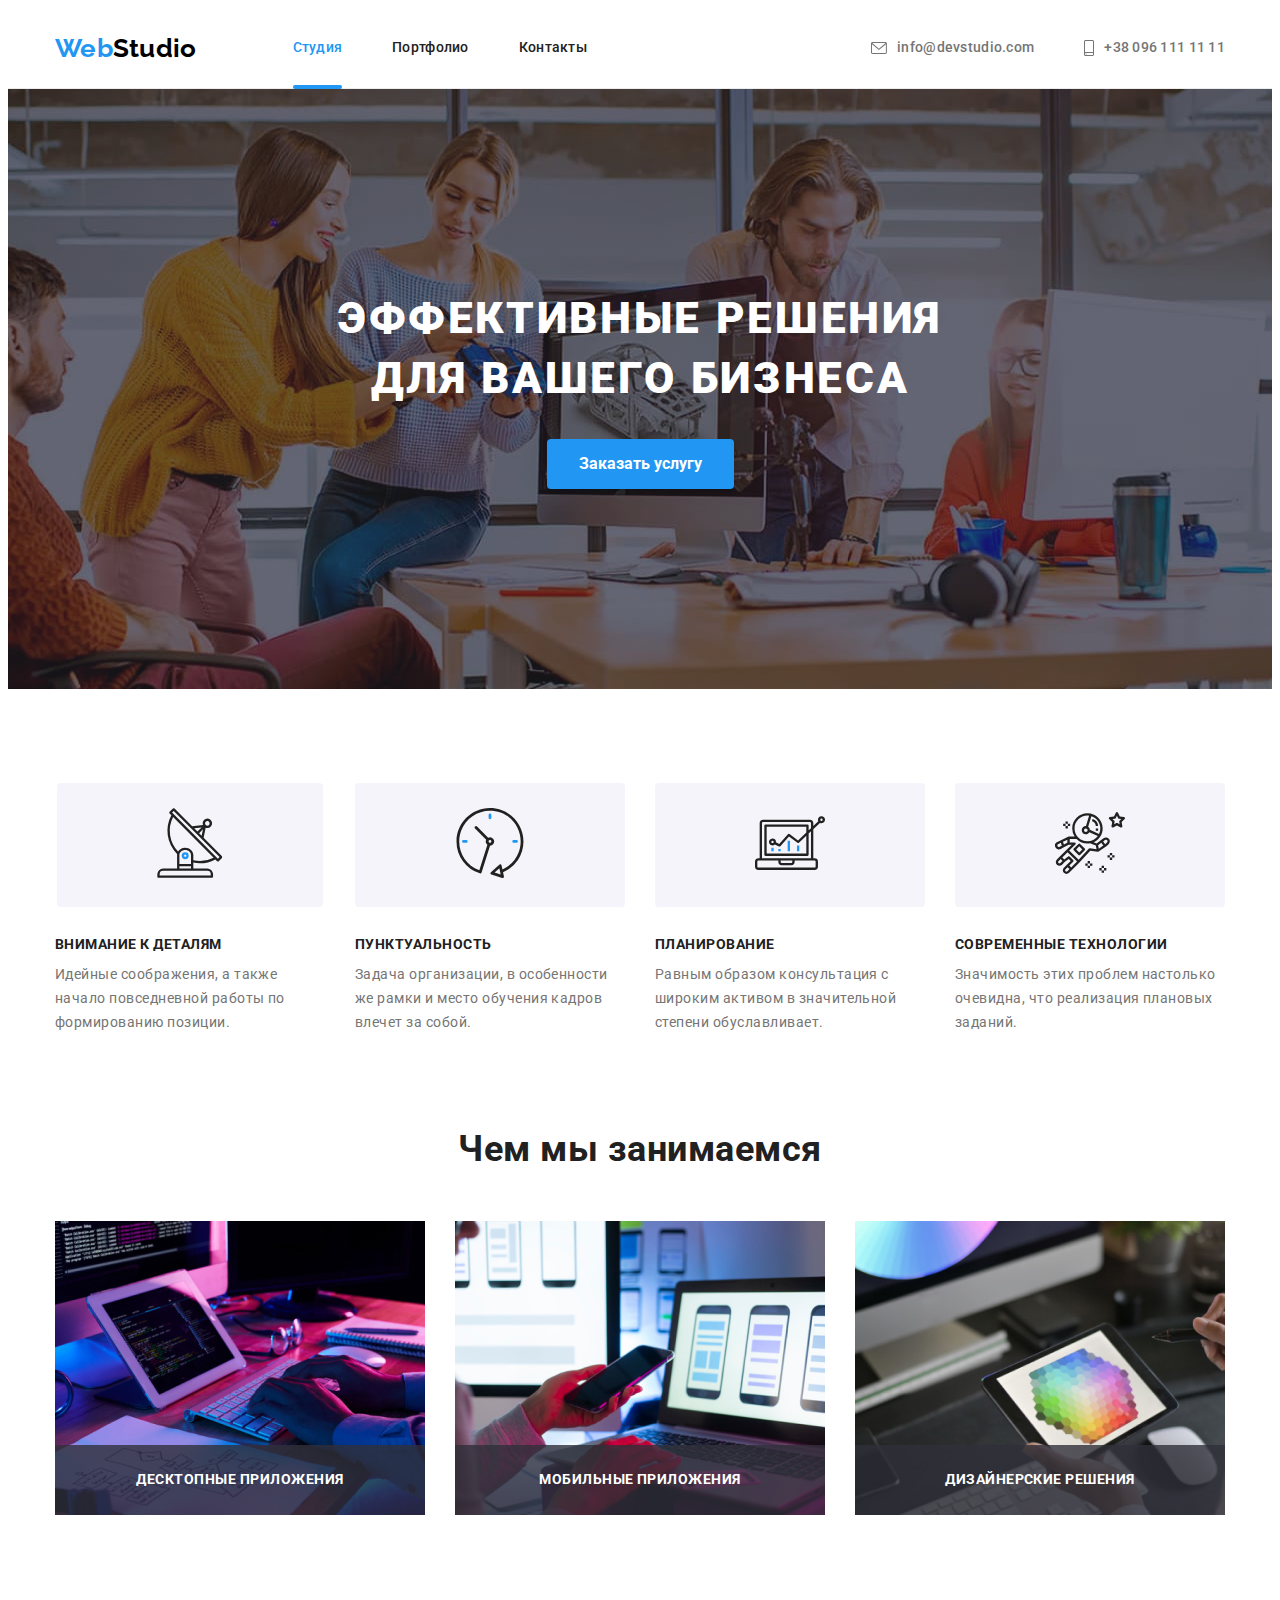
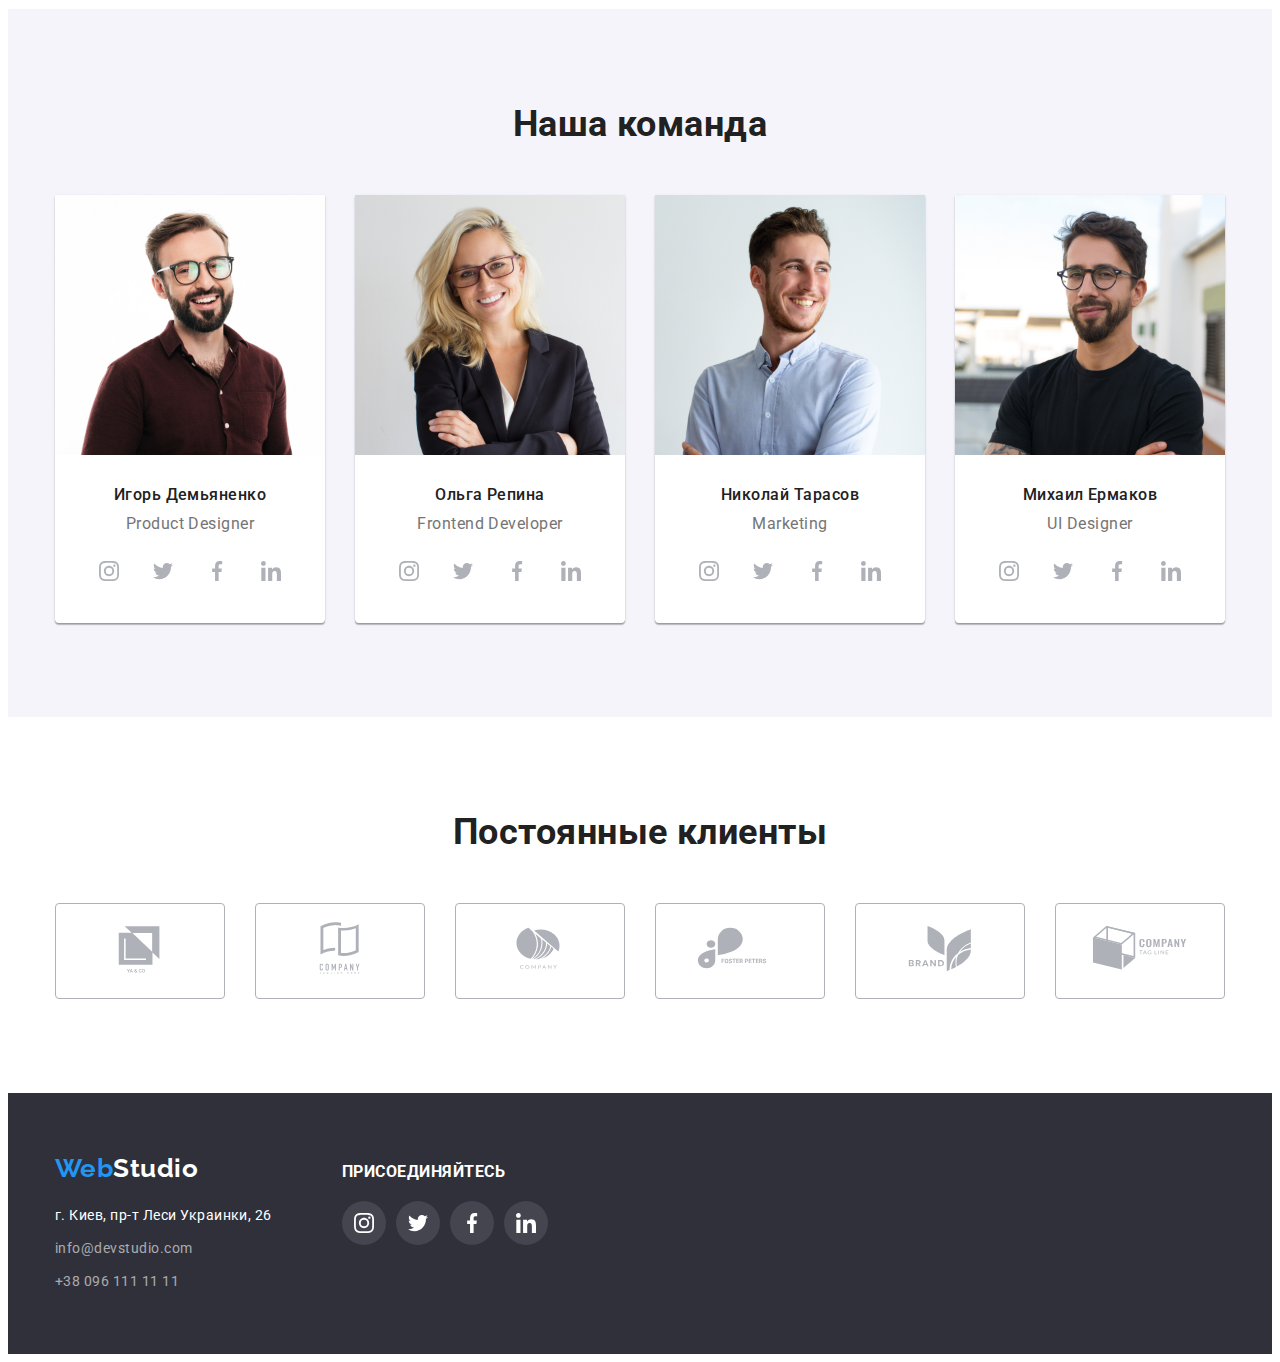
<file: index.html>
<!DOCTYPE html>
<html lang="ru">
<head>
    <meta charset="UTF-8">
    <meta http-equiv="X-UA-Compatible" content="IE=edge">
    <meta name="viewport" content="width=device-width, initial-scale=1.0">
    <link rel="preconnect" href="https://fonts.googleapis.com">
    <link rel="preconnect" href="https://fonts.gstatic.com" crossorigin>
    <link
        href="https://fonts.googleapis.com/css2?family=Raleway:wght@700&family=Roboto:wght@400;500;700;900&display=swap"
        rel="stylesheet">
    <link rel="stylesheet" href="https://cdnjs.cloudflare.com/ajax/libs/modern-normalize/1.1.0/modern-normalize.min.css"
        integrity="sha512-wpPYUAdjBVSE4KJnH1VR1HeZfpl1ub8YT/NKx4PuQ5NmX2tKuGu6U/JRp5y+Y8XG2tV+wKQpNHVUX03MfMFn9Q=="
        crossorigin="anonymous" referrerpolicy="no-referrer" />
    <link rel="stylesheet" href="./styles.css/styles.css">
    <title>Главная</title>
</head>

<!--ВЕРХНЯЯ ЛИНИЯ-->
<body class="body">
<header class="header">
    <div class="header-container container">
        <nav class="navlist">
            <a class="link logo" href="./index.html"><span class="logo-top-left">Web</span><span
                    class="logo-top-right">Studio</span></a>
            <ul class="list-navi list">
                <li class="navi-item">
                    <a class="contacts-data link current" href="./index.html">Студия</a>
                </li>
                <li class="navi-item">
                    <a class="contacts-data link" href="./portfolio.html">Портфолио</a>
                </li>
                <li class="navi-item">
                    <a class="contacts-data link" href="#">Контакты</a>
                </li>
            </ul>
        </nav>
        <ul class="list contactslist">
            <li class="contacts-item">
                <a class="contacts" href="mailto:info@devstudio.com">
                    <svg class="icon-envelope" width="16px" height="12px">
                    <use href="./image/icons.svg#icon-envelope"></use>
                </svg>
                    info@devstudio.com
                </a>
            </li>
            <li class="contacts-item">
                <a class="contacts" href="tel:+380961111111"> 
                    <svg class="icon-smartphone" width="10px" height="16px">
                        <use href="./image/icons.svg#icon-smartphone"></use>
                    </svg>+38 096 111 11 11</a>
            </li>
        </ul>
    </div>
</header>
<!--ОСНОВНОЙ БЛОК-->
    <main class="main">
        <!--БЛОК-ГЕРОЙ-->
            <section class="block-one back-image">
                <div class="container hero">
                    <h1 class="title-one">Эффективные решения <br /> для вашего бизнеса</h1>
                    <button class="buttonlogo" type="button" data-modal-open>Заказать услугу</button>
                </div>
            </section>
        <!--БЛОК С ТЕКСТОМ-->
            <section class="block-two section">
                <div class="container">
                    <h2 class="visually-hidden">Наши сильные стороны</h2>
                    <ul class="list block-two">
                        <li class="block-two-item">
                            <div class="icon">
                                <svg class="satellite" width="65.32px" height="70px">
                                    <use href="./image/icons.svg#icon-satellite">
                                    </use>
                                </svg>
                            </div>
                            <h3 class="subtitle">Внимание к деталям</h3>
                            <p class="text">Идейные соображения, а также начало повседневной работы по формированию позиции.</p>
                        </li>
                        <li class="block-two-item">
                            <div class="icon">
                                <svg class="satellite" width="70px" height="70px">
                                    <use href="./image/icons.svg#icon-clock">
                                    </use>
                                </svg>
                            </div>
                            <h3 class="subtitle">Пунктуальность</h3>
                             <p class="text">Задача организации, в особенности же рамки и место обучения кадров влечет за собой.</p>
                        </li>
                        <li class="block-two-item">
                            <div class="icon">
                                <svg class="satellite" width="70px" height="70px">
                                    <use href="./image/icons.svg#icon-diagram">
                                    </use>
                                </svg>
                            </div>
                            <h3 class="subtitle">Планирование</h3>
                            <p class="text">Равным образом консультация с широким активом в значительной степени обуславливает.</p>
                        </li>
                        <li class="block-two-item">
                            <div class="icon">
                                <svg class="satellite" width="70px" height="70px">
                                    <use href="./image/icons.svg#icon-astronaut">
                                    </use>
                                </svg>
                            </div>
                            <h3 class="subtitle">Современные технологии</h3>
                            <p class="text">Значимость этих проблем настолько очевидна, что реализация плановых заданий.</p>
                        </li>
                    </ul>
                </div>
            </section>
            <!--Блок Чем мы занимаемся + Картинки-->
            <section class="section-we-do section">
                <div class="container pictures">
                    <h2 class="title-two title">Чем мы занимаемся</h2>
                        <ul class="pictures-list list">
                            <li class="boxes">
                                <img class="image" src="./image/box1.jpeg" alt="box1" width="370" height="294">
                                 <h3 class="boxes-names">
                                    Десктопные приложения
                                 </h3>
                            </li>
                            <li class="boxes">
                                <img  class="image" src="./image/box2.jpeg" alt="box2" width="370" height="294">
                                <h3 class="boxes-names">
                                    Мобильные приложения
                                </h3>
                            </li>
                            <li class="boxes">
                                <img class="image" src="./image/box3.jpeg" alt="box3" width="370" height="294">
                                <h3 class="boxes-names">
                                    Дизайнерские решения
                                </h3>
                            </li>
                        </ul>
                </div>
            </section>
            <!--Наша команда-->
            <section class="section our-team">
                <div class="container section-our-team">
                    <h2 class="title-two">Наша команда</h2>
                    <ul class="team-block list">
                        <li class="employers">
                            <img class="teammember-photo" src="./image/block2img1.jpeg" alt="block2img1" width="270" height="260">
                            <div class="teammember-info">
                                <h3 class="team-member">Игорь Демьяненко</h3>
                                <p class="proffesion" lang="en">Product Designer</p>
                                <ul class="social-logos">
                                    <li class="team-logos">
                                        <a class="sociallink" href="">
                                            <svg class="icon-team" width="20px" height="20px">
                                                <use href="./image/icons.svg#icon-instagram">
                                                </use>
                                            </svg>
                                        </a>
                                    </li>
                                    <li class="team-logos">
                                        <a class="sociallink" href="">
                                            <svg class="icon-team" width="20px" height="20px">
                                                <use href="./image/icons.svg#icon-twitter">
                                                </use>
                                            </svg>
                                        </a>
                                    </li>
                                    <li class="team-logos">
                                        <a class="sociallink" href="">
                                            <svg class="icon-team" width="20px" height="20px">
                                                <use href="./image/icons.svg#icon-facebook">
                                                </use>
                                            </svg>
                                        </a>
                                    </li>
                                    <li class="team-logos">
                                        <a class="sociallink" href="">
                                            <svg class="icon-team" width="20px" height="20px">
                                                <use href="./image/icons.svg#icon-linkedin">
                                                </use>
                                            </svg>
                                        </a>
                                    </li>
                                </ul>
                            </div>
                        </li>
                        <li class="employers">
                            <img class="teammember-photo" src="./image/block2img2.jpeg" alt="block2img2" width="270" height="260">
                            <div class="teammember-info">
                                <h3 class="team-member">Ольга Репина</h3>
                                <p class="proffesion" lang="en">Frontend Developer</p>
                                <ul class="social-logos">
                                    <li class="team-logos">
                                        <a class="sociallink" href="">
                                            <svg class="icon-team" width="20px" height="20px">
                                                <use href="./image/icons.svg#icon-instagram">
                                                </use>
                                            </svg>
                                        </a>
                                    </li>
                                    <li class="team-logos">
                                        <a class="sociallink" href="">
                                            <svg class="icon-team" width="20px" height="20px">
                                                <use href="./image/icons.svg#icon-twitter">
                                                </use>
                                            </svg>
                                        </a>
                                    </li>
                                    <li class="team-logos">
                                        <a class="sociallink" href="">
                                            <svg class="icon-team" width="20px" height="20px">
                                                <use href="./image/icons.svg#icon-facebook">
                                                </use>
                                            </svg>
                                        </a>
                                    </li>
                                    <li class="team-logos">
                                        <a class="sociallink" href="">
                                            <svg class="icon-team" width="20px" height="20px">
                                                <use href="./image/icons.svg#icon-linkedin">
                                                </use>
                                            </svg>
                                        </a>
                                    </li>
                                </ul>
                            </div>
                        </li>
                        <li class="employers">
                            <img class="teammember-photo" src="./image/block2img3.jpeg" alt="block2img3" width="270" height="260">
                            <div class="teammember-info">
                                <h3 class="team-member">Николай Тарасов</h3>
                                <p class="proffesion" lang="en">Marketing</p>
                                <ul class="social-logos">
                                    <li class="team-logos">
                                        <a class="sociallink" href="">
                                            <svg class="icon-team" width="20px" height="20px">
                                                <use href="./image/icons.svg#icon-instagram">
                                                </use>
                                            </svg>
                                        </a>
                                    </li>
                                    <li class="team-logos">
                                        <a class="sociallink" href="">
                                            <svg class="icon-team" width="20px" height="20px">
                                                <use href="./image/icons.svg#icon-twitter">
                                                </use>
                                            </svg>
                                        </a>
                                    </li>
                                    <li class="team-logos">
                                        <a class="sociallink" href="">
                                            <svg class="icon-team" width="20px" height="20px">
                                                <use href="./image/icons.svg#icon-facebook">
                                                </use>
                                            </svg>
                                        </a>
                                    </li>
                                    <li class="team-logos">
                                        <a class="sociallink" href="">
                                            <svg class="icon-team" width="20px" height="20px">
                                                <use href="./image/icons.svg#icon-linkedin">
                                                </use>
                                            </svg>
                                        </a>
                                    </li>
                                </ul>
                            </div>
                        </li>
                        <li class="employers">
                            <img src="./image/block2img4.jpeg" alt="block2img4" width="270" height="260">
                            <div class="teammember-info">
                                <h3 class="team-member">Михаил Ермаков</h3>
                                <p class="proffesion" lang="en">UI Designer</p>
                                <ul class="social-logos">
                                    <li class="team-logos">
                                        <a class="sociallink" href="">
                                            <svg class="icon-team" width="20px" height="20px">
                                                <use href="./image/icons.svg#icon-instagram">
                                                </use>
                                            </svg>
                                        </a>
                                    </li>
                                    <li class="team-logos">
                                        <a class="sociallink" href="">
                                            <svg class="icon-team" width="20px" height="20px">
                                                <use href="./image/icons.svg#icon-twitter">
                                                </use>
                                            </svg>
                                        </a>
                                    </li>
                                    <li class="team-logos">
                                        <a class="sociallink" href="">
                                            <svg class="icon-team" width="20px" height="20px">
                                                <use href="./image/icons.svg#icon-facebook">
                                                </use>
                                            </svg>
                                        </a>
                                    </li>
                                    <li class="team-logos">
                                        <a class="sociallink" href="">
                                            <svg class="icon-team" width="20px" height="20px">
                                                <use href="./image/icons.svg#icon-linkedin">
                                                </use>
                                            </svg>
                                        </a>
                                    </li>
                                </ul>
                            </div>
                        </li>
                    </ul>
                </div>
            </section>
            <!--ЛОГО-НАШИ КЛИЕНТЫ-->
            <section class="section our-clients">
                <div class="container">
                    <h2 class="title-two">Постоянные клиенты</h2>
                    <ul class="client-logos">
                        <li class="content-logo">
                            <a class="logo-link-client" href="">
                                <svg class="item-client-logo" width="106px" height="60px">
                                    <use href="./image/icons.svg#icon-client1"></use>
                                </svg>
                            </a>
                        </li>
                        <li class="content-logo">
                            <a class="logo-link-client" href="">
                                <svg class="item-client-logo" width="106px" height="60px">
                                    <use href="./image/icons.svg#icon-client2"></use>
                                </svg>
                            </a>
                        </li>
                        <li class="content-logo">
                            <a class="logo-link-client" href="">
                                <svg class="item-client-logo" width="106px" height="60px">
                                    <use href="./image/icons.svg#icon-client3"></use>
                                </svg>
                            </a>
                        </li>
                        <li class="content-logo">
                            <a class="logo-link-client" href="">
                                <svg class="item-client-logo" width="106px" height="60px">
                                    <use href="./image/icons.svg#icon-client4"></use>
                                </svg>
                            </a>
                        </li>
                        <li class="content-logo">
                            <a class="logo-link-client" href="">
                                <svg class="item-client-logo" width="106px" height="60px">
                                    <use href="./image/icons.svg#icon-client5"></use>
                                </svg>
                            </a>
                        </li>
                        <li class="content-logo">
                            <a class="logo-link-client" href="">
                                <svg class="item-client-logo" width="106px" height="60px">
                                    <use href="./image/icons.svg#icon-client6"></use>
                                </svg>
                            </a>
                        </li>
                </div>

            </section>
    </main>
    <!--ПОДВАЛ-->
    <footer class="footer">
        <div class="footer-container container">
            <div class="footer-logo">
                <a class="link footerlogo" href="./index.html"> <span class="logo-down-left">Web</span><span
                        class="logo-down-right">Studio</span></a>
                <address class="address">
                    <div class="addres-footer">
                        <p class="address-footer">г. Киев, пр-т Леси Украинки, 26</p>
                        <ul class="list">
                            <li class="address-bottom">
                                <a class="address-data" href="mailto:info@devstudio.com">info@devstudio.com</a>
                            </li>
                            <li class="address-bottom">
                                <a class="address-data" href="tel:+380961111111">+38 096 111 11 11</a>
                            </li>
                        </ul>
                    </div>
                </address>
            </div>
            <div class="footer-icons">
                <p class="footer-phrase">присоединяйтесь</p>
                <ul class="footer-icon list">
                    <li class="footer-icon-logo">
                        <a class="social-link-icon" href="">
                            <svg class="link-logo-footer" width="20px" height="20px">
                                <use href="./image/icons.svg#icon-instagram"></use>
                            </svg>
                        </a>
                    </li>
                    <li class="footer-icon-logo">
                        <a class="social-link-icon" href="">
                            <svg class="link-logo-footer" width="20px" height="20px">
                                <use href="./image/icons.svg#icon-twitter"></use>
                            </svg>
                        </a>
                    </li>
                    <li class="footer-icon-logo">
                        <a class="social-link-icon" href="">
                            <svg class="link-logo-footer" width="20px" height="20px">
                                <use href="./image/icons.svg#icon-facebook"></use>
                            </svg>
                        </a>
                    </li>
                    <li class="footer-icon-logo">
                        <a class="social-link-icon" href="">
                            <svg class="link-logo-footer" width="20px" height="20px">
                                <use href="./image/icons.svg#icon-linkedin"></use>
                            </svg>
                        </a>
                    </li>
            
                </ul>
            </div>
        </div>
        <div class="backdrop is-hidden" data-modal>
            <div class="modal">
                <button class="modal-close-button" type="button" data-modal-close>
                    <svg class="modal-close-icon" width="11px" height="11px">
                        <use href="./image/icons.svg#icon-icon-close"></use>
                    </svg>

                </button>
                
            </div>

        </div>
        
    </footer>
    <script src="./js/modal.js"></script>
</body>
</html>
</file>
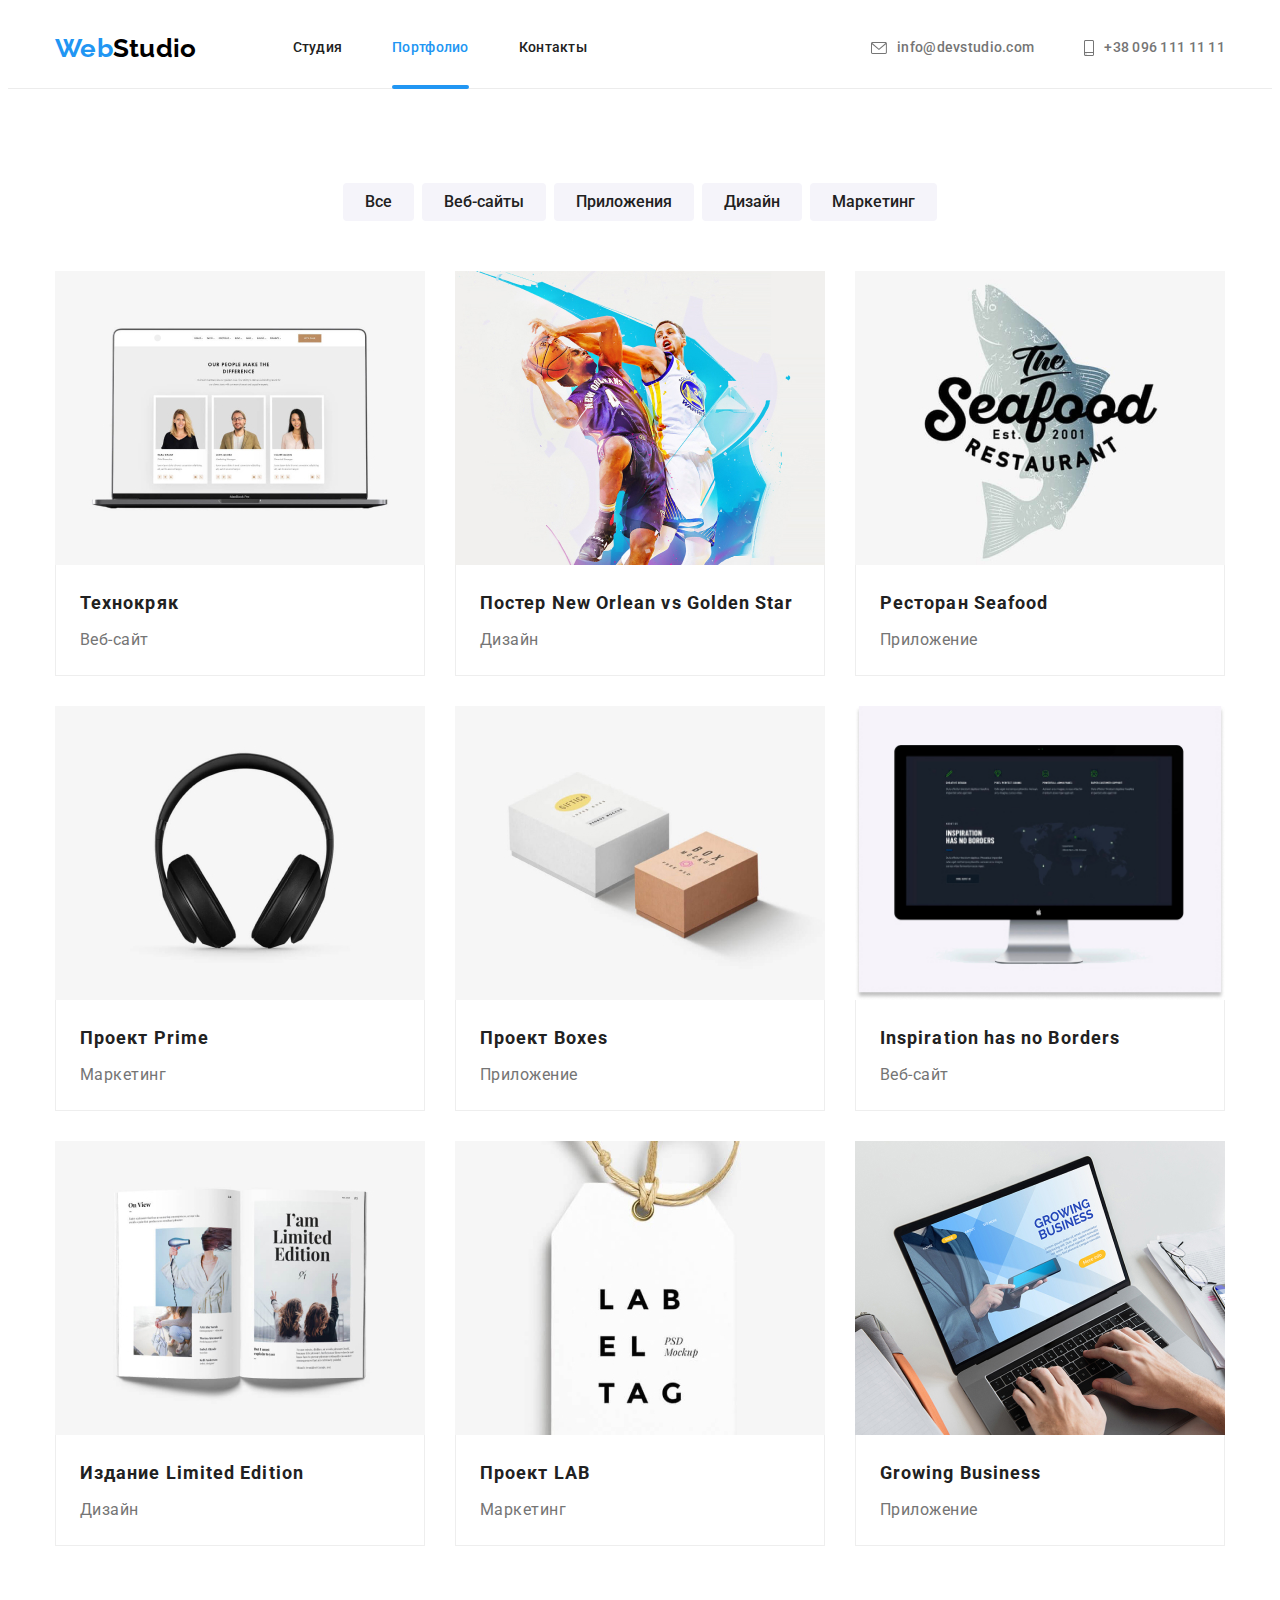
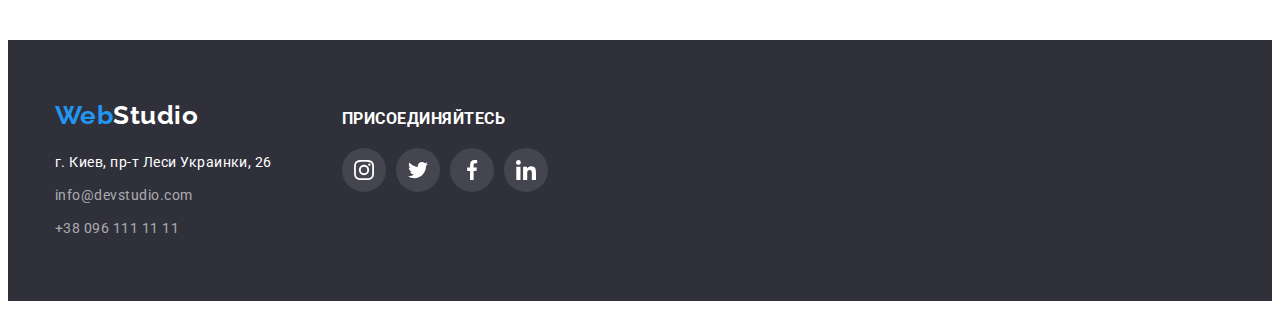
<file: portfolio.html>
<!DOCTYPE html>
<html lang="ru">

<head>
    <meta charset="UTF-8">
    <meta http-equiv="X-UA-Compatible" content="IE=edge">
    <meta name="viewport" content="width=device-width, initial-scale=1.0">
    <link rel="preconnect" href="https://fonts.googleapis.com">
    <link rel="preconnect" href="https://fonts.gstatic.com" crossorigin>
    <link href="https://fonts.googleapis.com/css2?family=Raleway:wght@700&family=Roboto:wght@400;500;700;900&display=swap"
        rel="stylesheet">
    <link rel="stylesheet" href="https://cdnjs.cloudflare.com/ajax/libs/modern-normalize/1.1.0/modern-normalize.min.css"
        integrity="sha512-wpPYUAdjBVSE4KJnH1VR1HeZfpl1ub8YT/NKx4PuQ5NmX2tKuGu6U/JRp5y+Y8XG2tV+wKQpNHVUX03MfMFn9Q=="
        crossorigin="anonymous" referrerpolicy="no-referrer" />
    <link rel="stylesheet" href="./styles.css/styles.css">
    <title>Портфолио</title>
</head>
<!--ВЕРХНЯЯ ЛИНИЯ-->
<body class="body">
<header class="header">
    <div class="header-container container">
        <nav class="navlist">
            <a class="link logo" href="./index.html"><span class="logo-top-left">Web</span><span
                    class="logo-top-right">Studio</span></a>
            <ul class="list-navi list">
                <li class="navi-item">
                    <a class="contacts-data link" href="./index.html">Студия</a>
                </li>
                <li class="navi-item">
                    <a class="contacts-data link current" href="./portfolio.html">Портфолио</a>
                </li>
                <li class="navi-item">
                    <a class="contacts-data link" href="#">Контакты</a>
                </li>
            </ul>
        </nav>
        <ul class="list contactslist">
            <li class="contacts-item">
                <a class="contacts" href="mailto:info@devstudio.com">
                    <svg class="icon-envelope" width="16px" height="12px">
                        <use href="./image/icons.svg#icon-envelope"></use>
                    </svg>
                    info@devstudio.com
                </a>
            </li>
            <li class="contacts-item">
                <a class="contacts" href="tel:+380961111111">
                    <svg class="icon-smartphone" width="10px" height="16px">
                        <use href="./image/icons.svg#icon-smartphone"></use>
                    </svg>+38 096 111 11 11</a>
            </li>
        </ul>
    </div>
</header>
    <!--ОСНОВНОЙ БЛОК-->
    <main class="main">
        <section class="section">
            <div class="container">
                <h1 class="visually-hidden">Портфолио</h1>
                <ul class="list buttonslist">
                    <li class="portfolio-button">
                        <button class="button" type="button">Все</button>
                    </li>
                    <li class="portfolio-button">
                        <button class="button" type="button">Веб-сайты</button>
                    </li>
                    <li class="portfolio-button">
                        <button class="button" type="button">Приложения</button>
                    </li>
                    <li class="portfolio-button">
                        <button class="button" type="button">Дизайн</button>
                    </li>
                    <li class="portfolio-button">
                        <button class="button" type="button">Маркетинг</button>
                    </li>
                </ul>
                <ul class="list portfolio-projects">
                    <li class="portfolio-item">
                        <a class="portfolio-block link" href="./portfolio.html">
                            <div class="portfolio-thumb">
                                <img class="portfolio-image" src="./image/portfolio_images/project1.jpeg" alt="project1" width="370" height="294">
                                <p class="portfolio-overlay">Ресурс предлагает комплексные предложения с разным уровнем функционала и сервисов. Все это позволит посетителю получить
                                исчерпывающие сведения о компании или частном лице.</p>
                            </div>
                            <div class="project-data">
                                <h2 class="project-name">Технокряк</h2>
                                <p class="project-type">Веб-сайт</p>
                            </div>
                        </a>
                    </li>
                    <li class="portfolio-item">
                        <a class="portfolio-block link" href="./portfolio.html">
                            <div class="portfolio-thumb">
                                <img class="portfolio-image" src="./image/portfolio_images/project2.jpeg" alt="project2" width="370" height="294">
                                <p class="portfolio-overlay">Ресурс предлагает комплексные предложения с разным уровнем функционала и сервисов. Все
                                    это позволит посетителю получить
                                    исчерпывающие сведения о компании или частном лице.</p>
                            </div>
                            <div class="project-data">
                            <h2 class="project-name">Постер New Orlean vs Golden Star</h2>
                            <p class="project-type">Дизайн</p>
                        </div>
                        </a>
                    </li>
                    <li class="portfolio-item">
                        <a class="portfolio-block link" href="./portfolio.html">
                            <div class="portfolio-thumb">
                                <img class="portfolio-image" src="./image/portfolio_images/project3.jpeg" alt="project3" width="370" height="294">
                                <p class="portfolio-overlay">Ресурс предлагает комплексные предложения с разным уровнем функционала и сервисов. Все
                                    это позволит посетителю получить
                                    исчерпывающие сведения о компании или частном лице.</p>
                            </div>
                            <div class="project-data">
                                <h2 class="project-name">Ресторан Seafood</h2>
                                <p class="project-type">Приложение</p>
                            </div>
                        </a>
                    </li>
                    <li class="portfolio-item">
                        <a class="portfolio-block link" href="./portfolio.html">
                            <div class="portfolio-thumb">
                                <img class="portfolio-image" src="./image/portfolio_images/project4.jpeg" alt="project4" width="370" height="294">
                                <p class="portfolio-overlay">Ресурс предлагает комплексные предложения с разным уровнем функционала и сервисов. Все
                                    это позволит посетителю получить
                                    исчерпывающие сведения о компании или частном лице.</p>
                            </div>
                            <div class="project-data">
                                <h2 class="project-name">Проект Prime</h2>
                                <p class="project-type">Маркетинг</p>
                            </div>
                        </a>
                    </li>
                    <li class="portfolio-item">
                        <a class="portfolio-block link" href="./portfolio.html">
                            <div class="portfolio-thumb">
                                <img class="portfolio-image" src="./image/portfolio_images/project5.jpeg" alt="project5" width="370" height="294">
                                <p class="portfolio-overlay">Ресурс предлагает комплексные предложения с разным уровнем функционала и сервисов. Все
                                    это позволит посетителю получить
                                    исчерпывающие сведения о компании или частном лице.</p>
                            </div>
                            <div class="project-data">
                                <h2 class="project-name">Проект Boxes</h2>
                                <p class="project-type">Приложение</p>
                            </div>
                        </a>
                    </li>
                    <li class="portfolio-item">
                        <a class="portfolio-block link" href="./portfolio.html">
                            <div class="portfolio-thumb">
                                <img class="portfolio-image" src="./image/portfolio_images/project6.jpeg" alt="project6" width="370" height="294">
                                <p class="portfolio-overlay">Ресурс предлагает комплексные предложения с разным уровнем функционала и сервисов. Все
                                    это позволит посетителю получить
                                    исчерпывающие сведения о компании или частном лице.</p>
                            </div>
                            <div class="project-data">
                                <h2 class="project-name">Inspiration has no Borders</h2>
                                <p class="project-type">Веб-сайт</p>
                            </div>
                        </a>
                    </li>
                    <li class="portfolio-item">
                        <a class="portfolio-block link" href="./portfolio.html">
                            <div class="portfolio-thumb">
                                <img class="portfolio-image" src="./image/portfolio_images/project7.jpeg" alt="project7" width="370" height="294">
                                <p class="portfolio-overlay">Ресурс предлагает комплексные предложения с разным уровнем функционала и сервисов. Все
                                    это позволит посетителю получить
                                    исчерпывающие сведения о компании или частном лице.</p>
                            </div>
                            <div class="project-data">
                                <h2 class="project-name">Издание Limited Edition</h2>
                                <p class="project-type">Дизайн</p>
                            </div>
                        </a>
                    </li>
                    <li class="portfolio-item">
                        <a class="portfolio-block link" href="./portfolio.html">
                            <div class="portfolio-thumb">
                                <img class="portfolio-image" src="./image/portfolio_images/project8.jpeg" alt="project8" width="370" height="294">
                                <p class="portfolio-overlay">Ресурс предлагает комплексные предложения с разным уровнем функционала и сервисов. Все
                                    это позволит посетителю получить
                                    исчерпывающие сведения о компании или частном лице.</p>
                            </div>
                            <div class="project-data">
                                <h2 class="project-name">Проект LAB</h2>
                                <p class="project-type">Маркетинг</p>
                            </div>
                        </a>
                    </li>
                    <li class="portfolio-item">
                        <a class="portfolio-block link" href="./portfolio.html">
                            <div class="portfolio-thumb">
                                <img class="portfolio-image" src="./image/portfolio_images/project9.jpeg" alt="project9" width="370" height="294">
                                <p class="portfolio-overlay">Ресурс предлагает комплексные предложения с разным уровнем функционала и сервисов. Все
                                    это позволит посетителю получить
                                    исчерпывающие сведения о компании или частном лице.</p>
                            </div>
                            <div class="project-data">
                                <h2 class="project-name">Growing Business</h2>
                                <p class="project-type">Приложение</p>
                            </div>
                        </a>
                    </li>
                </ul>
            </div>
        </section>
    </main>
    <!--ПОДВАЛ-->
    <footer class="footer">
        <div class="footer-container container">
            <div class="footer-logo">
                <a class="link footerlogo" href="./index.html"> <span class="logo-down-left">Web</span><span
                        class="logo-down-right">Studio</span></a>
                <address class="address">
                    <div class="addres-footer">
                        <p class="address-footer">г. Киев, пр-т Леси Украинки, 26</p>
                        <ul class="list">
                            <li class="address-bottom">
                                <a class="address-data" href="mailto:info@devstudio.com">info@devstudio.com</a>
                            </li>
                            <li class="address-bottom">
                                <a class="address-data" href="tel:+380961111111">+38 096 111 11 11</a>
                            </li>
                        </ul>
                    </div>
                </address>
            </div>
            <div class="footer-icons">
                <p class="footer-phrase">присоединяйтесь</p>
                <ul class="footer-icon list">
                    <li class="footer-icon-logo">
                        <a class="social-link-icon" href="">
                            <svg class="link-logo-footer" width="20px" height="20px">
                                <use href="./image/icons.svg#icon-instagram"></use>
                            </svg>
                        </a>
                    </li>
                    <li class="footer-icon-logo">
                        <a class="social-link-icon" href="">
                            <svg class="link-logo-footer" width="20px" height="20px">
                                <use href="./image/icons.svg#icon-twitter"></use>
                            </svg>
                        </a>
                    </li>
                    <li class="footer-icon-logo">
                        <a class="social-link-icon" href="">
                            <svg class="link-logo-footer" width="20px" height="20px">
                                <use href="./image/icons.svg#icon-facebook"></use>
                            </svg>
                        </a>
                    </li>
                    <li class="footer-icon-logo">
                        <a class="social-link-icon" href="">
                            <svg class="link-logo-footer" width="20px" height="20px">
                                <use href="./image/icons.svg#icon-linkedin"></use>
                            </svg>
                        </a>
                    </li>
    
                </ul>
            </div>
        </div>
    
    </footer>
</body>

</html>
</file>
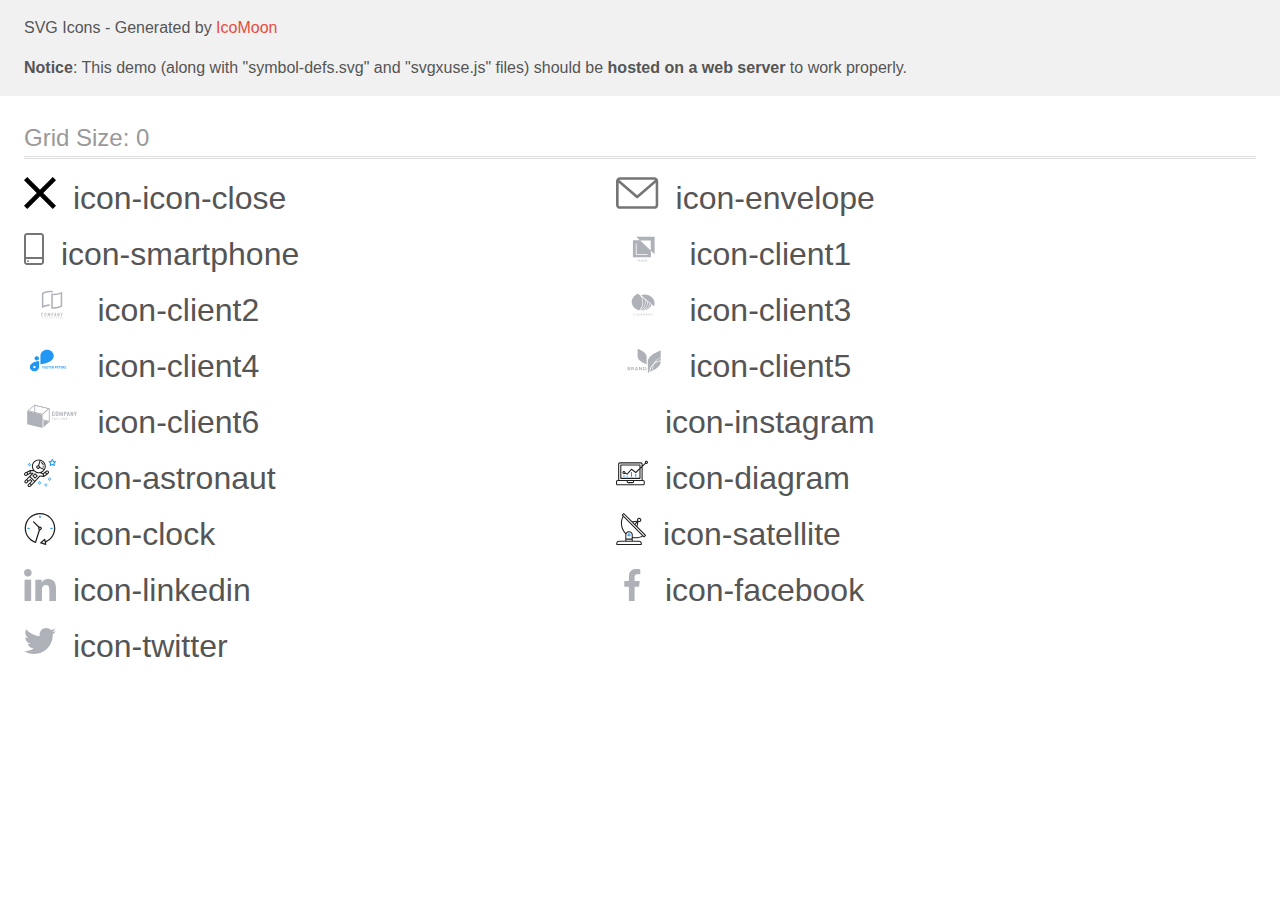
<file: image/icomoon (1)/demo-external-svg.html>
<!doctype html>
<html>
<head>
    <title>IcoMoon - SVG Icons</title>
    <meta charset="utf-8">
    <meta name="viewport" content="width=device-width, initial-scale=1">
    <link rel="stylesheet" href="demo-files/demo.css">
    <link rel="stylesheet" href="style.css">
</head>
<body>
<header class="bgc1 clearfix">
<div class="mhl">
    <p>SVG Icons - Generated by <a href="https://icomoon.io/app">IcoMoon</a></p><p><strong>Notice</strong>: This demo (along with "symbol-defs.svg" and "svgxuse.js" files) should be <b>hosted on a web server</b> to work properly.</p>
</div>
</header>
    <div class="clearfix mhl ptl">
        <h1 class="mvm mtn fgc1">Grid Size: 0</h1>
        <div class="glyph fs1">
            <div class="clearfix pbs">
                <svg class="icon icon-icon-close"><use xlink:href="symbol-defs.svg#icon-icon-close"></use></svg><span class="name"> icon-icon-close</span>
            </div>
        </div>
        <div class="glyph fs1">
            <div class="clearfix pbs">
                <svg class="icon icon-envelope"><use xlink:href="symbol-defs.svg#icon-envelope"></use></svg><span class="name"> icon-envelope</span>
            </div>
        </div>
        <div class="glyph fs1">
            <div class="clearfix pbs">
                <svg class="icon icon-smartphone"><use xlink:href="symbol-defs.svg#icon-smartphone"></use></svg><span class="name"> icon-smartphone</span>
            </div>
        </div>
        <div class="glyph fs1">
            <div class="clearfix pbs">
                <svg class="icon icon-client1"><use xlink:href="symbol-defs.svg#icon-client1"></use></svg><span class="name"> icon-client1</span>
            </div>
        </div>
        <div class="glyph fs1">
            <div class="clearfix pbs">
                <svg class="icon icon-client2"><use xlink:href="symbol-defs.svg#icon-client2"></use></svg><span class="name"> icon-client2</span>
            </div>
        </div>
        <div class="glyph fs1">
            <div class="clearfix pbs">
                <svg class="icon icon-client3"><use xlink:href="symbol-defs.svg#icon-client3"></use></svg><span class="name"> icon-client3</span>
            </div>
        </div>
        <div class="glyph fs1">
            <div class="clearfix pbs">
                <svg class="icon icon-client4"><use xlink:href="symbol-defs.svg#icon-client4"></use></svg><span class="name"> icon-client4</span>
            </div>
        </div>
        <div class="glyph fs1">
            <div class="clearfix pbs">
                <svg class="icon icon-client5"><use xlink:href="symbol-defs.svg#icon-client5"></use></svg><span class="name"> icon-client5</span>
            </div>
        </div>
        <div class="glyph fs1">
            <div class="clearfix pbs">
                <svg class="icon icon-client6"><use xlink:href="symbol-defs.svg#icon-client6"></use></svg><span class="name"> icon-client6</span>
            </div>
        </div>
        <div class="glyph fs1">
            <div class="clearfix pbs">
                <svg class="icon icon-instagram"><use xlink:href="symbol-defs.svg#icon-instagram"></use></svg><span class="name"> icon-instagram</span>
            </div>
        </div>
        <div class="glyph fs1">
            <div class="clearfix pbs">
                <svg class="icon icon-astronaut"><use xlink:href="symbol-defs.svg#icon-astronaut"></use></svg><span class="name"> icon-astronaut</span>
            </div>
        </div>
        <div class="glyph fs1">
            <div class="clearfix pbs">
                <svg class="icon icon-diagram"><use xlink:href="symbol-defs.svg#icon-diagram"></use></svg><span class="name"> icon-diagram</span>
            </div>
        </div>
        <div class="glyph fs1">
            <div class="clearfix pbs">
                <svg class="icon icon-clock"><use xlink:href="symbol-defs.svg#icon-clock"></use></svg><span class="name"> icon-clock</span>
            </div>
        </div>
        <div class="glyph fs1">
            <div class="clearfix pbs">
                <svg class="icon icon-satellite"><use xlink:href="symbol-defs.svg#icon-satellite"></use></svg><span class="name"> icon-satellite</span>
            </div>
        </div>
        <div class="glyph fs1">
            <div class="clearfix pbs">
                <svg class="icon icon-linkedin"><use xlink:href="symbol-defs.svg#icon-linkedin"></use></svg><span class="name"> icon-linkedin</span>
            </div>
        </div>
        <div class="glyph fs1">
            <div class="clearfix pbs">
                <svg class="icon icon-facebook"><use xlink:href="symbol-defs.svg#icon-facebook"></use></svg><span class="name"> icon-facebook</span>
            </div>
        </div>
        <div class="glyph fs1">
            <div class="clearfix pbs">
                <svg class="icon icon-twitter"><use xlink:href="symbol-defs.svg#icon-twitter"></use></svg><span class="name"> icon-twitter</span>
            </div>
        </div>
  </div>
<script defer src="svgxuse.js"></script>
</body>
</html>
</file>
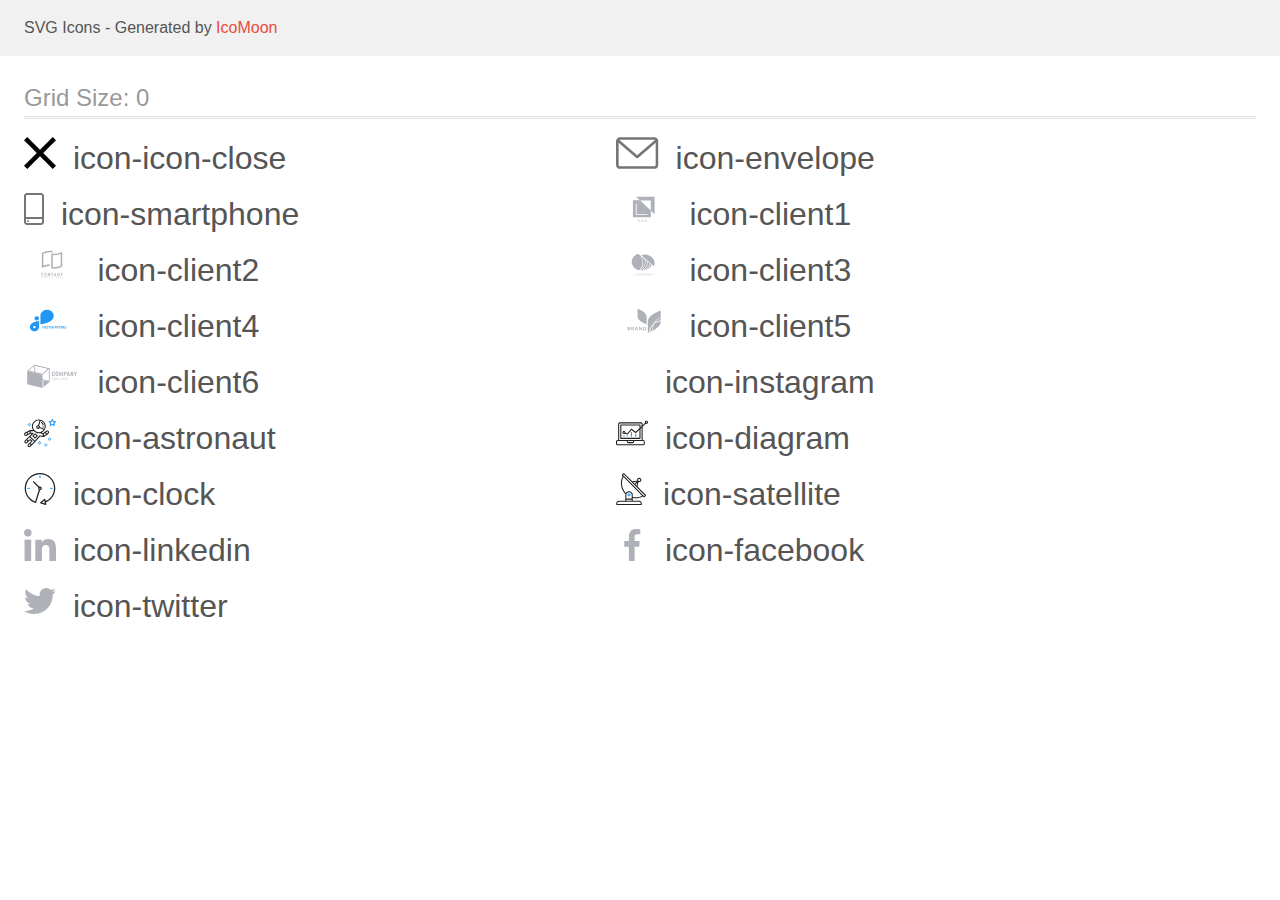
<file: image/icomoon (1)/demo.html>
<!doctype html>
<html>
<head>
    <title>IcoMoon - SVG Icons</title>
    <meta charset="utf-8">
    <meta name="viewport" content="width=device-width, initial-scale=1">
    <link rel="stylesheet" href="demo-files/demo.css">
    <link rel="stylesheet" href="style.css">
</head>
<body>
<svg aria-hidden="true" style="position: absolute; width: 0; height: 0; overflow: hidden;" version="1.1" xmlns="http://www.w3.org/2000/svg" xmlns:xlink="http://www.w3.org/1999/xlink">
<defs>
<symbol id="icon-icon-close" viewBox="0 0 32 32">
<path d="M32 3.223l-3.223-3.223-12.777 12.777-12.777-12.777-3.223 3.223 12.777 12.777-12.777 12.777 3.223 3.223 12.777-12.777 12.777 12.777 3.223-3.223-12.777-12.777 12.777-12.777z"></path>
</symbol>
<symbol id="icon-envelope" viewBox="0 0 43 32">
<path fill="#757575" style="fill: var(--color1, #757575)" d="M38.667 0h-34.667c-2.206 0-4 1.794-4 4v24c0 2.206 1.794 4 4 4h34.667c2.206 0 4-1.794 4-4v-24c0-2.206-1.794-4-4-4v0zM38.667 2.667c0.181 0 0.353 0.038 0.511 0.103l-17.844 15.466-17.844-15.466c0.158-0.066 0.33-0.103 0.511-0.103h34.667zM38.667 29.333h-34.667c-0.736 0-1.333-0.598-1.333-1.333v-22.413l17.793 15.421c0.251 0.217 0.563 0.326 0.874 0.326s0.622-0.108 0.874-0.326l17.793-15.421v22.413c0 0.736-0.598 1.333-1.333 1.333v0z"></path>
</symbol>
<symbol id="icon-smartphone" viewBox="0 0 20 32">
<path fill="#757575" style="fill: var(--color1, #757575)" d="M17 0h-14c-1.654 0-3 1.346-3 3v26c0 1.654 1.346 3 3 3h14c1.654 0 3-1.346 3-3v-26c0-1.654-1.346-3-3-3zM3 2h14c0.552 0 1 0.448 1 1v21h-16v-21c0-0.552 0.448-1 1-1zM17 30h-14c-0.552 0-1-0.448-1-1v-3h16v3c0 0.552-0.448 1-1 1z"></path>
<path fill="#757575" style="fill: var(--color1, #757575)" d="M4.707 27.478c0.391 0.365 0.391 0.956 0 1.321s-1.024 0.365-1.414 0c-0.391-0.365-0.391-0.956 0-1.321s1.024-0.365 1.414 0z"></path>
</symbol>
<symbol id="icon-client1" viewBox="0 0 57 32">
<path fill="#afb1b8" style="fill: var(--color2, #afb1b8)" d="M20.267 3.733l3.738 3.538-6.938-0.004v17.166h18.133v-6.564l3.733 3.534v-17.671h-18.667zM35.036 17.455l-10.597-10.032h10.597v10.032zM31.746 21.923h-11.81v-11.545h0.835v10.764h10.975v0.782zM22.725 26.72l-0.436 0.898-0.436-0.898h-0.366l0.637 1.198v0.698h0.331v-0.698l0.635-1.198h-0.365zM23.273 28.615l0.154-0.441h0.734l0.155 0.441h0.344l-0.717-1.896h-0.296l-0.716 1.896h0.342zM23.794 27.122l0.275 0.786h-0.549l0.275-0.786zM25.531 27.863c-0.048 0.073-0.072 0.153-0.072 0.241 0 0.16 0.056 0.29 0.168 0.389s0.263 0.148 0.451 0.148 0.349-0.051 0.484-0.152l0.107 0.126h0.367l-0.279-0.329c0.109-0.149 0.164-0.341 0.164-0.574h-0.275c0 0.128-0.026 0.243-0.079 0.348l-0.366-0.432 0.129-0.094c0.091-0.066 0.157-0.132 0.197-0.198s0.060-0.14 0.060-0.219c0-0.12-0.044-0.22-0.133-0.301s-0.201-0.122-0.339-0.122c-0.153 0-0.274 0.043-0.365 0.13s-0.135 0.203-0.135 0.352c0 0.061 0.014 0.124 0.043 0.189s0.081 0.144 0.155 0.237c-0.141 0.101-0.235 0.188-0.283 0.262zM26.386 28.282c-0.093 0.071-0.193 0.107-0.299 0.107-0.095 0-0.17-0.027-0.227-0.082s-0.085-0.126-0.085-0.214c0-0.102 0.052-0.192 0.156-0.271l0.040-0.029 0.414 0.488zM26.046 27.442c-0.089-0.11-0.134-0.202-0.134-0.275 0-0.063 0.018-0.116 0.055-0.158s0.085-0.063 0.147-0.063c0.057 0 0.105 0.018 0.142 0.053s0.056 0.077 0.056 0.126c0 0.075-0.027 0.136-0.081 0.184l-0.040 0.033-0.145 0.099zM29.132 28.472c0.13-0.114 0.205-0.272 0.224-0.474h-0.328c-0.017 0.135-0.059 0.232-0.124 0.29s-0.162 0.087-0.292 0.087c-0.142 0-0.249-0.054-0.323-0.161s-0.109-0.264-0.109-0.469v-0.168c0.002-0.202 0.041-0.355 0.117-0.46s0.188-0.158 0.331-0.158c0.123 0 0.217 0.030 0.28 0.091s0.104 0.158 0.12 0.294h0.328c-0.021-0.207-0.095-0.368-0.223-0.482s-0.296-0.171-0.505-0.171c-0.155 0-0.293 0.037-0.411 0.111s-0.209 0.179-0.272 0.315c-0.063 0.136-0.095 0.294-0.095 0.473v0.177c0.003 0.174 0.035 0.328 0.098 0.46s0.151 0.234 0.266 0.306c0.115 0.071 0.249 0.107 0.4 0.107 0.216 0 0.389-0.056 0.52-0.169zM31.068 28.206c0.064-0.141 0.096-0.304 0.096-0.49v-0.105c-0.001-0.185-0.034-0.347-0.099-0.486s-0.158-0.247-0.277-0.32c-0.119-0.075-0.256-0.112-0.41-0.112s-0.292 0.038-0.411 0.113c-0.119 0.075-0.211 0.183-0.277 0.324s-0.098 0.305-0.098 0.49v0.107c0.001 0.181 0.034 0.342 0.099 0.48s0.159 0.246 0.279 0.322c0.121 0.075 0.258 0.112 0.411 0.112 0.155 0 0.293-0.037 0.411-0.112s0.212-0.183 0.276-0.323zM30.716 27.135c0.080 0.112 0.12 0.273 0.12 0.483v0.099c0 0.214-0.040 0.376-0.119 0.487s-0.19 0.167-0.336 0.167c-0.144 0-0.257-0.057-0.339-0.171s-0.121-0.275-0.121-0.483v-0.109c0.002-0.204 0.043-0.362 0.122-0.473s0.192-0.168 0.335-0.168c0.146 0 0.258 0.056 0.337 0.168z"></path>
</symbol>
<symbol id="icon-client2" viewBox="0 0 57 32">
<path fill="#afb1b8" style="fill: var(--color2, #afb1b8)" d="M26.727 3.165h-0.073c-0.112-0.007-0.224-0.010-0.336-0.012v0h-0.243c-0.212 0-0.428 0.005-0.642 0.016-0.016-0.001-0.032-0.001-0.049 0-1.944 0.11-3.848 0.596-5.609 1.431l-0.231 0.111v11.809l0.54-0.183c0.474-0.163 0.978-0.309 1.5-0.445 1.411-0.362 2.861-0.555 4.317-0.574v1.551c-0.193 0.001-0.38 0.007-0.568 0.016h-0.045c-1.121 0.061-2.233 0.232-3.322 0.51-1.378 0.345-2.708 0.863-3.957 1.542v-15.145c1.298-0.757 2.695-1.325 4.151-1.688 1.278-0.33 2.593-0.5 3.913-0.504h0.228c0.273 0.007 0.538 0.019 0.788 0.038 0.658 0.046 1.31 0.15 1.95 0.311v1.527c-0.621-0.145-1.253-0.24-1.889-0.285-0.013-0.001-0.026-0.002-0.039-0.003-0.132-0.011-0.263-0.022-0.386-0.022zM29.415 4.726c0.339 0.026 0.689 0.038 1.044 0.038 1.388-0.005 2.769-0.182 4.114-0.528 1.378-0.346 2.706-0.865 3.956-1.543v14.875c-1.298 0.756-2.696 1.325-4.153 1.688-1.279 0.329-2.593 0.498-3.913 0.503-1 0.008-1.997-0.11-2.968-0.35v-14.971c0.229 0.053 0.465 0.102 0.706 0.142 0.394 0.066 0.81 0.115 1.214 0.145zM36.985 4.841l-0.54 0.182c-0.497 0.167-0.997 0.316-1.5 0.449-1.465 0.377-2.971 0.57-4.483 0.575-0.352 0-0.676-0.010-0.989-0.030l-0.43-0.028v12.148l0.37 0.033c0.343 0.030 0.696 0.045 1.052 0.045 1.191-0.005 2.377-0.159 3.531-0.457 0.95-0.238 1.874-0.57 2.759-0.991l0.231-0.111v-11.813z"></path>
<path fill="#afb1b8" style="fill: var(--color2, #afb1b8)" d="M19.060 24.113c-0.078-0.080-0.171-0.144-0.274-0.186s-0.214-0.061-0.326-0.057c-0.119-0.002-0.237 0.021-0.347 0.065-0.101 0.040-0.193 0.101-0.27 0.178s-0.135 0.17-0.174 0.271c-0.042 0.107-0.063 0.22-0.062 0.335v2.023c-0.005 0.143 0.022 0.284 0.080 0.415 0.048 0.104 0.117 0.196 0.202 0.271 0.081 0.068 0.176 0.117 0.278 0.144 0.098 0.028 0.2 0.042 0.302 0.042 0.113 0.001 0.224-0.023 0.326-0.070 0.101-0.044 0.193-0.108 0.27-0.187 0.075-0.079 0.135-0.171 0.177-0.271 0.043-0.102 0.065-0.212 0.065-0.323v-0.226h-0.529v0.18c0.002 0.062-0.009 0.123-0.031 0.18-0.017 0.043-0.043 0.082-0.077 0.114-0.033 0.026-0.070 0.046-0.111 0.058-0.036 0.012-0.073 0.018-0.111 0.019-0.047 0.006-0.095-0.002-0.139-0.021s-0.081-0.049-0.11-0.088c-0.050-0.081-0.074-0.176-0.070-0.271v-1.887c-0.003-0.105 0.019-0.208 0.065-0.302 0.027-0.043 0.066-0.077 0.112-0.098s0.097-0.030 0.147-0.024c0.046-0.002 0.091 0.008 0.132 0.028s0.077 0.049 0.104 0.086c0.059 0.078 0.090 0.173 0.088 0.271v0.175h0.524v-0.206c0.001-0.121-0.021-0.241-0.065-0.354-0.039-0.106-0.099-0.203-0.177-0.285z"></path>
<path fill="#afb1b8" style="fill: var(--color2, #afb1b8)" d="M22.202 24.090c-0.169-0.142-0.381-0.221-0.602-0.222-0.108 0-0.215 0.020-0.316 0.057-0.103 0.037-0.198 0.093-0.279 0.165-0.088 0.079-0.158 0.175-0.205 0.283-0.053 0.124-0.079 0.257-0.077 0.392v1.941c-0.004 0.137 0.023 0.272 0.077 0.397 0.048 0.104 0.118 0.197 0.205 0.271 0.081 0.075 0.176 0.133 0.279 0.171 0.101 0.037 0.208 0.056 0.316 0.057s0.215-0.020 0.316-0.057c0.105-0.038 0.202-0.096 0.286-0.171 0.084-0.076 0.152-0.168 0.2-0.271 0.054-0.125 0.081-0.261 0.077-0.397v-1.941c0.003-0.135-0.024-0.268-0.077-0.392-0.047-0.107-0.115-0.203-0.2-0.283zM21.955 26.706c0.004 0.052-0.003 0.104-0.021 0.152s-0.047 0.092-0.084 0.128c-0.070 0.059-0.158 0.091-0.249 0.091s-0.179-0.032-0.249-0.091c-0.037-0.036-0.066-0.080-0.084-0.128s-0.025-0.101-0.021-0.152v-1.941c-0.004-0.052 0.003-0.104 0.021-0.152s0.047-0.092 0.084-0.128c0.070-0.059 0.158-0.091 0.249-0.091s0.179 0.032 0.249 0.091c0.037 0.036 0.066 0.080 0.084 0.128s0.025 0.101 0.021 0.152v1.941z"></path>
<path fill="#afb1b8" style="fill: var(--color2, #afb1b8)" d="M26.329 27.573v-3.674h-0.509l-0.668 1.945h-0.009l-0.673-1.945h-0.503v3.674h0.525v-2.235h0.009l0.514 1.58h0.262l0.518-1.58h0.009v2.235h0.525z"></path>
<path fill="#afb1b8" style="fill: var(--color2, #afb1b8)" d="M29.311 24.157c-0.081-0.091-0.183-0.16-0.297-0.201-0.123-0.040-0.251-0.059-0.38-0.057h-0.78v3.674h0.523v-1.435h0.27c0.163 0.007 0.326-0.027 0.472-0.1 0.119-0.066 0.218-0.163 0.287-0.281 0.061-0.098 0.101-0.206 0.12-0.32 0.021-0.138 0.030-0.278 0.028-0.418 0.005-0.176-0.012-0.353-0.051-0.525-0.035-0.127-0.101-0.243-0.193-0.338zM29.041 25.277c-0.002 0.067-0.019 0.132-0.049 0.191-0.030 0.056-0.077 0.102-0.135 0.129-0.078 0.035-0.162 0.050-0.247 0.046h-0.239v-1.249h0.27c0.081-0.004 0.162 0.012 0.236 0.046 0.054 0.031 0.097 0.079 0.123 0.136 0.029 0.065 0.044 0.134 0.046 0.205 0 0.077 0 0.159 0 0.244s0.005 0.174 0 0.252h-0.005z"></path>
<path fill="#afb1b8" style="fill: var(--color2, #afb1b8)" d="M31.791 23.899h-0.429l-0.809 3.674h0.523l0.154-0.789h0.714l0.154 0.789h0.524l-0.83-3.674zM31.308 26.283l0.258-1.332h0.009l0.256 1.332h-0.524z"></path>
<path fill="#afb1b8" style="fill: var(--color2, #afb1b8)" d="M35.173 26.112h-0.009l-0.791-2.213h-0.503v3.674h0.523v-2.209h0.011l0.8 2.209h0.492v-3.674h-0.523v2.213z"></path>
<path fill="#afb1b8" style="fill: var(--color2, #afb1b8)" d="M38.372 23.899l-0.421 1.461h-0.011l-0.421-1.461h-0.554l0.719 2.121v1.553h0.524v-1.553l0.719-2.121h-0.554z"></path>
<path fill="#afb1b8" style="fill: var(--color2, #afb1b8)" d="M17.6 28.61h0.252v0.708h0.171v-0.708h0.251v-0.145h-0.675v0.145z"></path>
<path fill="#afb1b8" style="fill: var(--color2, #afb1b8)" d="M19.721 28.465l-0.331 0.853h0.182l0.070-0.194h0.34l0.073 0.194h0.186l-0.339-0.853h-0.182zM19.694 28.981l0.116-0.316 0.116 0.316h-0.232z"></path>
<path fill="#afb1b8" style="fill: var(--color2, #afb1b8)" d="M21.818 29.004h0.197v0.11c-0.058 0.046-0.129 0.071-0.202 0.072-0.034 0.002-0.069-0.004-0.1-0.019s-0.059-0.036-0.081-0.063c-0.045-0.065-0.068-0.143-0.063-0.222 0-0.19 0.082-0.285 0.246-0.285 0.043-0.004 0.086 0.007 0.121 0.032s0.061 0.062 0.072 0.104l0.169-0.033c-0.036-0.167-0.156-0.251-0.362-0.251-0.11-0.003-0.216 0.036-0.298 0.11-0.043 0.042-0.076 0.094-0.097 0.15s-0.030 0.117-0.025 0.178c-0.005 0.117 0.034 0.231 0.109 0.32 0.042 0.043 0.092 0.077 0.148 0.098s0.116 0.031 0.176 0.027c0.134 0.004 0.263-0.045 0.362-0.136v-0.336h-0.37v0.144z"></path>
<path fill="#afb1b8" style="fill: var(--color2, #afb1b8)" d="M23.959 28.465h-0.173v0.853h0.598v-0.145h-0.425v-0.708z"></path>
<path fill="#afb1b8" style="fill: var(--color2, #afb1b8)" d="M25.769 28.465h-0.173v0.853h0.173v-0.853z"></path>
<path fill="#afb1b8" style="fill: var(--color2, #afb1b8)" d="M27.539 29.035l-0.349-0.57h-0.167v0.853h0.161v-0.557l0.343 0.557h0.171v-0.853h-0.158v0.57z"></path>
<path fill="#afb1b8" style="fill: var(--color2, #afb1b8)" d="M29.14 28.943h0.425v-0.145h-0.425v-0.187h0.457v-0.145h-0.63v0.853h0.648v-0.145h-0.475v-0.231z"></path>
<path fill="#afb1b8" style="fill: var(--color2, #afb1b8)" d="M33.020 28.802h-0.336v-0.336h-0.171v0.853h0.171v-0.373h0.336v0.373h0.171v-0.853h-0.171v0.336z"></path>
<path fill="#afb1b8" style="fill: var(--color2, #afb1b8)" d="M34.629 28.943h0.426v-0.145h-0.426v-0.187h0.459v-0.145h-0.63v0.853h0.646v-0.145h-0.475v-0.231z"></path>
<path fill="#afb1b8" style="fill: var(--color2, #afb1b8)" d="M36.812 28.943c0.148-0.023 0.224-0.102 0.224-0.237 0.004-0.036-0.001-0.073-0.016-0.106s-0.038-0.062-0.068-0.083c-0.077-0.039-0.163-0.056-0.25-0.050h-0.362v0.853h0.171v-0.357h0.034c0.037-0.002 0.073 0.004 0.107 0.019 0.025 0.015 0.046 0.037 0.061 0.062l0.186 0.271h0.205l-0.104-0.167c-0.046-0.082-0.111-0.153-0.189-0.205zM36.64 28.825h-0.127v-0.214h0.135c0.059-0.005 0.118 0.002 0.174 0.020 0.012 0.011 0.022 0.025 0.029 0.040s0.009 0.032 0.009 0.049c-0.001 0.017-0.005 0.033-0.013 0.048s-0.019 0.027-0.032 0.037c-0.056 0.017-0.115 0.024-0.174 0.020z"></path>
<path fill="#afb1b8" style="fill: var(--color2, #afb1b8)" d="M38.458 28.943h0.425v-0.145h-0.425v-0.187h0.459v-0.145h-0.631v0.853h0.648v-0.145h-0.475v-0.231z"></path>
</symbol>
<symbol id="icon-client3" viewBox="0 0 57 32">
<path fill="#afb1b8" style="fill: var(--color2, #afb1b8)" d="M19.417 26.187c0.008 0 0.017 0.002 0.025 0.005s0.015 0.007 0.020 0.013l0.116 0.111c-0.090 0.090-0.202 0.162-0.327 0.211-0.147 0.053-0.305 0.079-0.464 0.076-0.149 0.003-0.298-0.021-0.436-0.071-0.125-0.045-0.237-0.113-0.329-0.2-0.094-0.089-0.166-0.194-0.212-0.308-0.051-0.127-0.076-0.261-0.074-0.396-0.002-0.135 0.025-0.27 0.080-0.397 0.051-0.115 0.127-0.22 0.225-0.308 0.099-0.087 0.218-0.155 0.349-0.201 0.143-0.048 0.296-0.072 0.449-0.071 0.143-0.003 0.285 0.019 0.417 0.064 0.115 0.043 0.221 0.104 0.313 0.178l-0.097 0.119c-0.007 0.008-0.015 0.016-0.025 0.021-0.012 0.007-0.025 0.010-0.039 0.009-0.015-0.001-0.030-0.005-0.042-0.013l-0.052-0.032-0.073-0.040c-0.031-0.015-0.064-0.028-0.097-0.039-0.043-0.013-0.087-0.024-0.132-0.032-0.057-0.009-0.115-0.013-0.173-0.013-0.111-0.001-0.22 0.017-0.323 0.053-0.096 0.034-0.182 0.084-0.253 0.149-0.073 0.069-0.128 0.15-0.164 0.238-0.041 0.101-0.061 0.207-0.060 0.313-0.002 0.108 0.018 0.216 0.060 0.318 0.035 0.087 0.090 0.167 0.161 0.236 0.067 0.064 0.149 0.114 0.241 0.147 0.095 0.034 0.197 0.051 0.3 0.050 0.059 0.001 0.119-0.003 0.177-0.010 0.096-0.010 0.188-0.039 0.269-0.085 0.041-0.023 0.079-0.049 0.115-0.078 0.015-0.012 0.035-0.020 0.055-0.020v0z"></path>
<path fill="#afb1b8" style="fill: var(--color2, #afb1b8)" d="M22.776 25.629c0.002 0.134-0.025 0.267-0.078 0.393-0.047 0.114-0.122 0.218-0.219 0.305s-0.214 0.155-0.344 0.2c-0.285 0.094-0.599 0.094-0.884 0-0.129-0.046-0.245-0.114-0.342-0.201-0.097-0.089-0.172-0.194-0.221-0.308-0.105-0.255-0.105-0.533 0-0.787 0.050-0.115 0.125-0.22 0.221-0.31 0.097-0.084 0.214-0.15 0.342-0.193 0.284-0.096 0.6-0.096 0.884 0 0.129 0.046 0.246 0.114 0.343 0.201 0.096 0.088 0.17 0.191 0.22 0.304 0.054 0.127 0.080 0.261 0.078 0.395zM22.47 25.629c0.002-0.107-0.016-0.214-0.055-0.316-0.033-0.087-0.086-0.168-0.156-0.236-0.068-0.065-0.152-0.116-0.246-0.149-0.207-0.069-0.436-0.069-0.643 0-0.094 0.033-0.178 0.084-0.246 0.149-0.071 0.068-0.125 0.149-0.157 0.236-0.074 0.206-0.074 0.426 0 0.632 0.033 0.087 0.086 0.168 0.157 0.236 0.068 0.065 0.152 0.115 0.246 0.148 0.207 0.067 0.435 0.067 0.643 0 0.093-0.033 0.177-0.083 0.246-0.148 0.070-0.069 0.123-0.149 0.156-0.236 0.039-0.102 0.058-0.209 0.055-0.316v0z"></path>
<path fill="#afb1b8" style="fill: var(--color2, #afb1b8)" d="M25.067 25.96l0.030 0.071c0.012-0.025 0.022-0.048 0.033-0.071 0.011-0.024 0.024-0.047 0.038-0.070l0.743-1.174c0.015-0.020 0.028-0.033 0.042-0.037 0.020-0.005 0.040-0.007 0.061-0.006h0.22v1.909h-0.26v-1.404c0-0.018 0-0.038 0-0.059-0.001-0.022-0.001-0.044 0-0.066l-0.747 1.19c-0.009 0.018-0.025 0.033-0.044 0.043s-0.041 0.016-0.064 0.016h-0.042c-0.023 0-0.045-0.005-0.064-0.016s-0.034-0.026-0.044-0.044l-0.769-1.198c0 0.023 0 0.046 0 0.068s0 0.043 0 0.061v1.404h-0.252v-1.905h0.22c0.021-0.001 0.041 0.001 0.061 0.006 0.018 0.008 0.032 0.021 0.041 0.037l0.759 1.175c0.015 0.022 0.028 0.045 0.038 0.068v0z"></path>
<path fill="#afb1b8" style="fill: var(--color2, #afb1b8)" d="M27.864 25.865v0.715h-0.291v-1.906h0.649c0.122-0.002 0.244 0.012 0.362 0.042 0.094 0.023 0.181 0.064 0.256 0.119 0.065 0.052 0.114 0.116 0.145 0.187 0.034 0.078 0.051 0.161 0.049 0.244 0.001 0.084-0.017 0.167-0.054 0.244-0.035 0.073-0.089 0.138-0.157 0.191-0.075 0.057-0.162 0.1-0.257 0.126-0.113 0.031-0.232 0.046-0.35 0.044l-0.352-0.005zM27.864 25.66h0.352c0.076 0.001 0.153-0.009 0.225-0.029 0.060-0.018 0.115-0.046 0.163-0.082 0.044-0.035 0.078-0.078 0.099-0.126 0.024-0.051 0.036-0.105 0.035-0.16 0.003-0.053-0.007-0.106-0.029-0.155s-0.057-0.094-0.102-0.13c-0.111-0.075-0.251-0.112-0.391-0.102h-0.352v0.786z"></path>
<path fill="#afb1b8" style="fill: var(--color2, #afb1b8)" d="M31.772 26.583h-0.23c-0.023 0.001-0.046-0.006-0.064-0.018-0.017-0.012-0.029-0.027-0.038-0.044l-0.198-0.461h-0.993l-0.205 0.461c-0.008 0.017-0.020 0.032-0.036 0.043-0.018 0.013-0.042 0.020-0.065 0.019h-0.23l0.872-1.909h0.302l0.884 1.909zM30.333 25.874h0.82l-0.346-0.777c-0.026-0.058-0.048-0.118-0.065-0.179l-0.034 0.1c-0.010 0.030-0.022 0.058-0.032 0.081l-0.343 0.776z"></path>
<path fill="#afb1b8" style="fill: var(--color2, #afb1b8)" d="M33.029 24.682c0.017 0.008 0.032 0.020 0.044 0.034l1.272 1.439c0-0.023 0-0.046 0-0.067s0-0.043 0-0.063v-1.352h0.26v1.909h-0.145c-0.021 0.001-0.041-0.003-0.060-0.011-0.018-0.009-0.034-0.021-0.047-0.035l-1.271-1.438c0.001 0.022 0.001 0.044 0 0.066 0 0.021 0 0.040 0 0.058v1.361h-0.26v-1.909h0.154c0.018-0 0.036 0.003 0.052 0.009v0z"></path>
<path fill="#afb1b8" style="fill: var(--color2, #afb1b8)" d="M36.748 25.823v0.758h-0.291v-0.758l-0.804-1.15h0.26c0.022-0.001 0.045 0.005 0.063 0.016 0.016 0.012 0.029 0.027 0.039 0.043l0.503 0.742c0.020 0.032 0.038 0.061 0.052 0.088s0.026 0.054 0.036 0.081l0.038-0.082c0.014-0.030 0.031-0.059 0.049-0.087l0.496-0.747c0.010-0.015 0.023-0.028 0.038-0.040 0.017-0.013 0.040-0.020 0.063-0.019h0.263l-0.806 1.155z"></path>
<path fill="#afb1b8" style="fill: var(--color2, #afb1b8)" d="M24.923 21.47c0.127 0.014 0.255 0.025 0.384 0.035 1.962-0.763 3.622-2.011 4.772-3.588s1.74-3.415 1.695-5.282l-2.162-1.879c0.44 1.988 0.234 4.043-0.594 5.935s-2.245 3.547-4.094 4.779v0z"></path>
<path fill="#afb1b8" style="fill: var(--color2, #afb1b8)" d="M24.151 21.383l0.058 0.010c1.975-1.228 3.482-2.942 4.323-4.921s0.981-4.133 0.4-6.181l-3.080-2.676c1.246 2.2 1.747 4.661 1.446 7.098s-1.393 4.75-3.147 6.67v0z"></path>
<path fill="#afb1b8" style="fill: var(--color2, #afb1b8)" d="M34.596 14.841c-0.523 2.052-1.794 3.902-3.624 5.276-0.534 0.404-1.111 0.763-1.722 1.074 1.49-0.38 2.859-1.053 4.003-1.966s2.030-2.042 2.592-3.3l-1.249-1.084z"></path>
<path fill="#afb1b8" style="fill: var(--color2, #afb1b8)" d="M34.106 14.539l-1.778-1.545c-0.034 1.762-0.61 3.483-1.669 4.986s-2.562 2.731-4.352 3.559h0.009c0.399-0 0.798-0.021 1.194-0.062 1.673-0.593 3.151-1.537 4.303-2.748s1.94-2.65 2.295-4.189v0z"></path>
<path fill="#afb1b8" style="fill: var(--color2, #afb1b8)" d="M24.409 6.486l-2.122-1.846c-1.897 0.637-3.528 1.756-4.68 3.212s-1.772 3.179-1.778 4.946v0c0.007 1.952 0.763 3.846 2.149 5.383s3.322 2.628 5.501 3.101c1.946-2.060 3.085-4.605 3.252-7.266s-0.647-5.299-2.323-7.53v0z"></path>
<path fill="#afb1b8" style="fill: var(--color2, #afb1b8)" d="M39.008 14.255c-0.008-2.316-1.070-4.535-2.955-6.173s-4.439-2.561-7.105-2.567v0c-1.232-0.001-2.453 0.196-3.602 0.582l12.99 11.286c0.445-0.998 0.673-2.058 0.672-3.128v0z"></path>
</symbol>
<symbol id="icon-client4" viewBox="0 0 57 32">
<path fill="#2196f3" style="fill: var(--color3, #2196f3)" d="M12.878 11.255h-0.002c-1.279 0-2.316 0.921-2.316 2.058v0.001c0 1.137 1.037 2.058 2.316 2.058h0.002c1.279 0 2.316-0.921 2.316-2.058v-0.001c0-1.137-1.037-2.058-2.316-2.058z"></path>
<path fill="#2196f3" style="fill: var(--color3, #2196f3)" d="M29.971 10.597c-0.004-1.579-0.711-3.092-1.967-4.208s-2.958-1.745-4.735-1.749v0c-1.777 0.003-3.48 0.631-4.737 1.748s-1.964 2.63-1.968 4.209v8.706c0 0 13.405-1.327 13.406-8.704v-0.001z"></path>
<path fill="#2196f3" style="fill: var(--color3, #2196f3)" d="M5.867 22.16c0.003 1.098 0.496 2.151 1.369 2.928s2.058 1.215 3.294 1.218c1.236-0.003 2.42-0.441 3.294-1.218s1.366-1.829 1.37-2.927v-6.057c0 0-9.327 0.924-9.327 6.056zM10.53 23.245c-0.242 0-0.478-0.064-0.678-0.183s-0.357-0.289-0.45-0.487c-0.092-0.198-0.117-0.417-0.069-0.627s0.163-0.404 0.334-0.556c0.171-0.152 0.388-0.255 0.625-0.297s0.482-0.020 0.706 0.062c0.223 0.082 0.414 0.221 0.548 0.4s0.206 0.388 0.206 0.603c0.001 0.143-0.031 0.284-0.092 0.417s-0.151 0.252-0.264 0.353c-0.114 0.101-0.248 0.182-0.397 0.236s-0.308 0.083-0.468 0.083v-0.004z"></path>
<path fill="#2196f3" style="fill: var(--color3, #2196f3)" d="M19.956 22.647h-0.9v0.93h-0.469v-2.275h1.481v0.38h-1.012v0.588h0.9v0.378zM22.209 22.491c0 0.224-0.040 0.42-0.119 0.589s-0.193 0.299-0.341 0.391c-0.147 0.092-0.316 0.137-0.506 0.137-0.189 0-0.357-0.045-0.505-0.136s-0.262-0.22-0.344-0.387c-0.081-0.169-0.122-0.363-0.123-0.581v-0.112c0-0.224 0.040-0.421 0.12-0.591 0.081-0.171 0.195-0.302 0.342-0.392 0.148-0.092 0.317-0.137 0.506-0.137s0.358 0.046 0.505 0.137c0.148 0.091 0.262 0.221 0.342 0.392 0.081 0.17 0.122 0.366 0.122 0.589v0.102zM21.734 22.388c0-0.238-0.043-0.42-0.128-0.544s-0.207-0.186-0.366-0.186c-0.157 0-0.279 0.061-0.364 0.184-0.085 0.122-0.129 0.301-0.13 0.538v0.111c0 0.232 0.043 0.412 0.128 0.541s0.208 0.192 0.369 0.192c0.157 0 0.278-0.061 0.363-0.184 0.084-0.124 0.127-0.304 0.128-0.541v-0.111zM23.73 22.98c0-0.089-0.031-0.156-0.094-0.203-0.063-0.048-0.175-0.098-0.337-0.15-0.163-0.053-0.291-0.105-0.386-0.156-0.258-0.14-0.387-0.328-0.387-0.564 0-0.123 0.034-0.232 0.103-0.328 0.070-0.097 0.169-0.172 0.298-0.227 0.13-0.054 0.276-0.081 0.438-0.081 0.163 0 0.307 0.030 0.434 0.089 0.127 0.058 0.226 0.141 0.295 0.248s0.106 0.229 0.106 0.366h-0.469c0-0.104-0.033-0.185-0.098-0.242s-0.158-0.087-0.277-0.087c-0.115 0-0.204 0.024-0.267 0.073-0.064 0.048-0.095 0.111-0.095 0.191 0 0.074 0.037 0.136 0.111 0.186 0.075 0.050 0.185 0.097 0.33 0.141 0.267 0.080 0.461 0.18 0.583 0.298s0.183 0.267 0.183 0.444c0 0.197-0.075 0.352-0.223 0.464-0.149 0.111-0.349 0.167-0.602 0.167-0.175 0-0.334-0.032-0.478-0.095-0.144-0.065-0.254-0.153-0.33-0.264s-0.113-0.241-0.113-0.388h0.47c0 0.251 0.15 0.377 0.45 0.377 0.111 0 0.198-0.022 0.261-0.067 0.063-0.046 0.094-0.109 0.094-0.191zM26.231 21.682h-0.697v1.895h-0.469v-1.895h-0.687v-0.38h1.853v0.38zM27.869 22.591h-0.9v0.609h1.056v0.377h-1.525v-2.275h1.522v0.38h-1.053v0.542h0.9v0.367zM29.142 22.744h-0.373v0.833h-0.469v-2.275h0.845c0.269 0 0.476 0.060 0.622 0.18s0.219 0.289 0.219 0.508c0 0.155-0.034 0.285-0.102 0.389-0.067 0.103-0.168 0.185-0.305 0.247l0.492 0.93v0.022h-0.503l-0.427-0.833zM28.769 22.365h0.378c0.118 0 0.209-0.030 0.273-0.089 0.065-0.060 0.097-0.143 0.097-0.248 0-0.107-0.031-0.192-0.092-0.253-0.060-0.061-0.154-0.092-0.28-0.092h-0.377v0.683zM31.609 22.775v0.802h-0.469v-2.275h0.887c0.171 0 0.321 0.031 0.45 0.094s0.23 0.152 0.3 0.267c0.070 0.115 0.105 0.245 0.105 0.392 0 0.223-0.077 0.399-0.23 0.528-0.152 0.128-0.363 0.192-0.633 0.192h-0.411zM31.609 22.396h0.419c0.124 0 0.218-0.029 0.283-0.088 0.066-0.058 0.098-0.142 0.098-0.25 0-0.111-0.033-0.202-0.098-0.27s-0.156-0.104-0.272-0.106h-0.43v0.714zM34.575 22.591h-0.9v0.609h1.056v0.377h-1.525v-2.275h1.522v0.38h-1.053v0.542h0.9v0.367zM36.75 21.682h-0.697v1.895h-0.469v-1.895h-0.688v-0.38h1.853v0.38zM38.387 22.591h-0.9v0.609h1.056v0.377h-1.525v-2.275h1.522v0.38h-1.053v0.542h0.9v0.367zM39.661 22.744h-0.373v0.833h-0.469v-2.275h0.845c0.269 0 0.476 0.060 0.622 0.18s0.219 0.289 0.219 0.508c0 0.155-0.034 0.285-0.102 0.389-0.067 0.103-0.168 0.185-0.305 0.247l0.492 0.93v0.022h-0.503l-0.427-0.833zM39.287 22.365h0.378c0.118 0 0.209-0.030 0.273-0.089 0.065-0.060 0.097-0.143 0.097-0.248 0-0.107-0.031-0.192-0.092-0.253-0.060-0.061-0.154-0.092-0.28-0.092h-0.377v0.683zM42.042 22.98c0-0.089-0.031-0.156-0.094-0.203-0.063-0.048-0.175-0.098-0.337-0.15-0.163-0.053-0.291-0.105-0.386-0.156-0.258-0.14-0.388-0.328-0.388-0.564 0-0.123 0.034-0.232 0.103-0.328 0.070-0.097 0.169-0.172 0.298-0.227 0.13-0.054 0.276-0.081 0.438-0.081 0.163 0 0.307 0.030 0.434 0.089 0.127 0.058 0.226 0.141 0.295 0.248 0.071 0.107 0.106 0.229 0.106 0.366h-0.469c0-0.104-0.033-0.185-0.098-0.242s-0.158-0.087-0.277-0.087c-0.115 0-0.204 0.024-0.267 0.073-0.064 0.048-0.095 0.111-0.095 0.191 0 0.074 0.037 0.136 0.111 0.186 0.075 0.050 0.185 0.097 0.33 0.141 0.267 0.080 0.461 0.18 0.583 0.298s0.183 0.267 0.183 0.444c0 0.197-0.074 0.352-0.223 0.464-0.149 0.111-0.349 0.167-0.602 0.167-0.175 0-0.334-0.032-0.478-0.095-0.144-0.065-0.254-0.153-0.33-0.264-0.075-0.111-0.112-0.241-0.112-0.388h0.47c0 0.251 0.15 0.377 0.45 0.377 0.111 0 0.198-0.022 0.261-0.067 0.063-0.046 0.094-0.109 0.094-0.191z"></path>
</symbol>
<symbol id="icon-client5" viewBox="0 0 57 32">
<path fill="#afb1b8" style="fill: var(--color2, #afb1b8)" d="M14.27 23.859c0.13 0.147 0.199 0.332 0.196 0.521 0.007 0.123-0.017 0.247-0.070 0.361s-0.132 0.216-0.233 0.297c-0.252 0.175-0.565 0.26-0.881 0.24h-1.549v-3.302h1.517c0.299-0.018 0.596 0.059 0.84 0.219 0.098 0.075 0.176 0.17 0.227 0.277s0.074 0.224 0.068 0.341c0.009 0.182-0.054 0.361-0.176 0.505-0.118 0.131-0.28 0.222-0.462 0.258 0.205 0.034 0.391 0.134 0.523 0.282zM12.454 23.36h0.648c0.147 0.010 0.294-0.029 0.412-0.11 0.049-0.040 0.087-0.090 0.111-0.146s0.034-0.116 0.028-0.176c0.005-0.060-0.005-0.12-0.029-0.175s-0.061-0.106-0.108-0.147c-0.122-0.083-0.273-0.123-0.425-0.111h-0.638v0.866zM13.578 24.627c0.052-0.041 0.093-0.093 0.12-0.151s0.038-0.121 0.034-0.184c0.004-0.064-0.008-0.127-0.035-0.186s-0.069-0.111-0.121-0.153c-0.127-0.086-0.283-0.128-0.44-0.119h-0.68v0.908h0.689c0.155 0.008 0.309-0.032 0.435-0.114z"></path>
<path fill="#afb1b8" style="fill: var(--color2, #afb1b8)" d="M17.371 25.278l-0.844-1.291h-0.317v1.291h-0.726v-3.302h1.374c0.346-0.022 0.689 0.078 0.957 0.281 0.192 0.179 0.308 0.415 0.327 0.666s-0.061 0.499-0.224 0.7c-0.17 0.178-0.401 0.296-0.655 0.336l0.898 1.32h-0.789zM16.21 23.538h0.594c0.412 0 0.618-0.167 0.618-0.5 0.004-0.068-0.007-0.136-0.033-0.2s-0.066-0.122-0.118-0.171c-0.13-0.099-0.298-0.147-0.467-0.134h-0.601l0.007 1.005z"></path>
<path fill="#afb1b8" style="fill: var(--color2, #afb1b8)" d="M21.339 24.614h-1.446l-0.255 0.665h-0.761l1.328-3.265h0.823l1.323 3.265h-0.761l-0.25-0.665zM21.145 24.114l-0.529-1.394-0.529 1.394h1.057z"></path>
<path fill="#afb1b8" style="fill: var(--color2, #afb1b8)" d="M26.305 25.278h-0.721l-1.616-2.245v2.245h-0.719v-3.302h0.719l1.616 2.258v-2.258h0.721v3.302z"></path>
<path fill="#afb1b8" style="fill: var(--color2, #afb1b8)" d="M30.417 24.488c-0.149 0.249-0.376 0.452-0.652 0.582-0.314 0.145-0.662 0.217-1.013 0.208h-1.283v-3.302h1.283c0.351-0.008 0.698 0.061 1.013 0.203 0.276 0.127 0.503 0.328 0.652 0.576 0.148 0.269 0.226 0.565 0.226 0.866s-0.077 0.598-0.226 0.866zM29.593 24.409c0.206-0.219 0.319-0.499 0.319-0.788s-0.113-0.569-0.319-0.788c-0.249-0.199-0.573-0.3-0.902-0.281h-0.5v2.137h0.5c0.329 0.019 0.654-0.082 0.902-0.281z"></path>
<path fill="#afb1b8" style="fill: var(--color2, #afb1b8)" d="M21.79 3.609c0 0 9.301 3.215 9.103 7.867v7.869c0 0-9.294-3.217-9.1-7.869l-0.004-7.867z"></path>
<path fill="#afb1b8" style="fill: var(--color2, #afb1b8)" d="M39.179 17.503c1.757-1.107 3.788-1.792 5.909-1.994v-2.463c-2.444 0.862-4.517 2.426-5.909 4.457z"></path>
<path fill="#afb1b8" style="fill: var(--color2, #afb1b8)" d="M38.124 18.245c1.438-2.651 3.93-4.696 6.964-5.715v-7.098c0 0-13.245 4.58-12.965 11.205v11.203c0 0 0.59-0.205 1.519-0.589 0-0.358 0-0.719 0.042-1.082 0.274-3.076 1.871-5.926 4.44-7.924z"></path>
<path fill="#afb1b8" style="fill: var(--color2, #afb1b8)" d="M36.864 22.407c0.070-0.777 0.225-1.546 0.463-2.294-1.599 1.725-2.568 3.866-2.77 6.122-0.019 0.213-0.030 0.426-0.035 0.645 0.752-0.331 1.628-0.744 2.548-1.229-0.235-1.067-0.304-2.159-0.206-3.244z"></path>
<path fill="#afb1b8" style="fill: var(--color2, #afb1b8)" d="M37.391 22.447c-0.088 0.982-0.033 1.969 0.164 2.938 3.619-1.983 7.685-5.046 7.528-8.748v-0.323c-2.585 0.265-5.004 1.3-6.885 2.946-0.44 1.020-0.712 2.094-0.807 3.188z"></path>
</symbol>
<symbol id="icon-client6" viewBox="0 0 57 32">
<path fill="#afb1b8" style="fill: var(--color2, #afb1b8)" d="M28.493 14.618c-0.236-0.315-0.349-0.686-0.323-1.061v-1.538c0-0.471 0.107-0.83 0.321-1.075s0.581-0.367 1.102-0.366c0.489 0 0.836 0.104 1.042 0.313 0.224 0.266 0.333 0.592 0.308 0.92v0.361h-0.875v-0.366c0.003-0.12-0.005-0.24-0.025-0.358-0.013-0.081-0.057-0.156-0.125-0.213-0.090-0.061-0.203-0.091-0.317-0.083-0.12-0.008-0.239 0.024-0.333 0.088-0.076 0.063-0.127 0.145-0.145 0.235-0.025 0.126-0.037 0.253-0.034 0.38v1.866c-0.014 0.18 0.025 0.36 0.112 0.524 0.044 0.055 0.104 0.099 0.175 0.127s0.149 0.038 0.226 0.029c0.112 0.008 0.223-0.022 0.31-0.084 0.071-0.061 0.117-0.141 0.13-0.227 0.020-0.124 0.030-0.249 0.027-0.374v-0.379h0.875v0.346c0.025 0.342-0.082 0.682-0.303 0.967-0.201 0.228-0.544 0.343-1.047 0.343s-0.884-0.122-1.1-0.375z"></path>
<path fill="#afb1b8" style="fill: var(--color2, #afb1b8)" d="M32.137 14.633c-0.221-0.239-0.332-0.588-0.332-1.050v-1.617c0-0.457 0.11-0.802 0.332-1.037s0.591-0.351 1.109-0.35c0.515 0 0.882 0.117 1.103 0.35 0.221 0.235 0.333 0.58 0.333 1.037v1.617c0 0.457-0.112 0.807-0.337 1.048s-0.591 0.361-1.1 0.361c-0.509 0-0.886-0.122-1.109-0.36zM33.654 14.245c0.079-0.15 0.115-0.314 0.105-0.479v-1.98c0.010-0.161-0.025-0.322-0.103-0.469-0.044-0.057-0.106-0.101-0.179-0.129s-0.152-0.037-0.231-0.027c-0.079-0.009-0.159 0-0.231 0.028s-0.135 0.072-0.18 0.129c-0.080 0.146-0.116 0.308-0.105 0.469v1.99c-0.011 0.165 0.025 0.329 0.105 0.479 0.051 0.050 0.114 0.091 0.185 0.119s0.147 0.042 0.225 0.042c0.078 0 0.154-0.014 0.225-0.042s0.134-0.068 0.185-0.119v-0.009z"></path>
<path fill="#afb1b8" style="fill: var(--color2, #afb1b8)" d="M35.735 10.626h0.942l0.708 2.984 0.725-2.984h0.917l0.092 4.308h-0.678l-0.072-2.994-0.699 2.994h-0.544l-0.725-3.005-0.067 3.005h-0.685l0.085-4.308z"></path>
<path fill="#afb1b8" style="fill: var(--color2, #afb1b8)" d="M40.176 10.626h1.468c0.846 0 1.268 0.408 1.268 1.223 0 0.781-0.445 1.171-1.335 1.17h-0.5v1.915h-0.906l0.005-4.308zM41.43 12.467c0.090 0.010 0.18 0.003 0.266-0.021s0.165-0.063 0.232-0.115c0.104-0.146 0.15-0.316 0.13-0.486 0.005-0.131-0.010-0.263-0.044-0.391-0.013-0.043-0.036-0.083-0.067-0.118s-0.070-0.065-0.114-0.087c-0.126-0.052-0.265-0.076-0.404-0.069h-0.352v1.287h0.352z"></path>
<path fill="#afb1b8" style="fill: var(--color2, #afb1b8)" d="M44.218 10.626h0.973l0.998 4.308h-0.844l-0.197-0.993h-0.868l-0.203 0.993h-0.857l0.998-4.308zM45.050 13.441l-0.339-1.808-0.339 1.808h0.678z"></path>
<path fill="#afb1b8" style="fill: var(--color2, #afb1b8)" d="M46.996 10.626h0.634l1.214 2.457v-2.457h0.752v4.308h-0.603l-1.221-2.565v2.565h-0.777l0.002-4.308z"></path>
<path fill="#afb1b8" style="fill: var(--color2, #afb1b8)" d="M51.357 13.291l-1.009-2.659h0.85l0.616 1.708 0.578-1.708h0.832l-0.997 2.659v1.642h-0.87v-1.642z"></path>
<path fill="#afb1b8" style="fill: var(--color2, #afb1b8)" d="M29.892 16.817v0.225h-0.739v1.75h-0.31v-1.75h-0.743v-0.225h1.792z"></path>
<path fill="#afb1b8" style="fill: var(--color2, #afb1b8)" d="M32.209 18.793h-0.239c-0.024 0.001-0.048-0.005-0.067-0.019-0.018-0.011-0.032-0.027-0.040-0.045l-0.214-0.469h-1.026l-0.214 0.469c-0.006 0.020-0.017 0.038-0.033 0.053-0.019 0.013-0.043 0.020-0.067 0.019h-0.239l0.906-1.976h0.315l0.917 1.968zM30.709 18.059h0.855l-0.362-0.804c-0.027-0.061-0.049-0.123-0.067-0.186-0.013 0.038-0.024 0.073-0.034 0.105l-0.033 0.083-0.359 0.802z"></path>
<path fill="#afb1b8" style="fill: var(--color2, #afb1b8)" d="M33.771 18.599c0.057 0.003 0.114 0.003 0.17 0 0.049-0.004 0.097-0.012 0.145-0.023 0.044-0.009 0.088-0.021 0.13-0.036 0.040-0.014 0.080-0.031 0.121-0.048v-0.444h-0.362c-0.009 0-0.018-0.001-0.026-0.003s-0.016-0.007-0.023-0.012c-0.006-0.004-0.011-0.010-0.014-0.016s-0.005-0.013-0.004-0.020v-0.152h0.703v0.757c-0.057 0.035-0.118 0.067-0.181 0.094-0.065 0.028-0.132 0.050-0.201 0.067-0.074 0.019-0.15 0.032-0.227 0.041-0.088 0.008-0.176 0.013-0.264 0.012-0.156 0.001-0.311-0.024-0.457-0.073-0.136-0.047-0.259-0.117-0.362-0.206-0.101-0.090-0.18-0.196-0.234-0.313-0.057-0.131-0.085-0.27-0.083-0.41-0.002-0.141 0.026-0.281 0.082-0.413 0.052-0.117 0.132-0.224 0.234-0.313 0.103-0.089 0.227-0.159 0.362-0.205 0.155-0.050 0.32-0.075 0.486-0.074 0.084-0 0.169 0.006 0.252 0.017 0.074 0.010 0.146 0.027 0.216 0.050 0.063 0.021 0.124 0.047 0.181 0.078 0.056 0.031 0.108 0.065 0.158 0.103l-0.087 0.122c-0.007 0.011-0.017 0.021-0.029 0.027s-0.027 0.010-0.041 0.010c-0.020-0.001-0.040-0.006-0.056-0.016-0.027-0.013-0.056-0.028-0.089-0.047-0.038-0.021-0.079-0.039-0.121-0.053-0.054-0.019-0.11-0.033-0.167-0.044-0.076-0.012-0.153-0.018-0.23-0.017-0.12-0.001-0.238 0.017-0.35 0.055-0.101 0.035-0.192 0.088-0.266 0.156-0.075 0.071-0.132 0.155-0.169 0.246-0.081 0.214-0.081 0.445 0 0.659 0.040 0.093 0.101 0.178 0.181 0.249 0.074 0.068 0.164 0.121 0.265 0.156 0.115 0.034 0.237 0.047 0.359 0.039z"></path>
<path fill="#afb1b8" style="fill: var(--color2, #afb1b8)" d="M36.659 18.567h0.989v0.225h-1.292v-1.976h0.31l-0.007 1.75z"></path>
<path fill="#afb1b8" style="fill: var(--color2, #afb1b8)" d="M38.678 18.792h-0.31v-1.976h0.31v1.976z"></path>
<path fill="#afb1b8" style="fill: var(--color2, #afb1b8)" d="M39.83 16.826c0.018 0.009 0.034 0.021 0.047 0.036l1.324 1.489c-0.002-0.023-0.002-0.047 0-0.070 0-0.022 0-0.044 0-0.064v-1.408h0.27v1.984h-0.156c-0.023 0.002-0.046-0.002-0.067-0.011-0.019-0.010-0.035-0.023-0.049-0.038l-1.323-1.488c0 0.023 0 0.045 0 0.067s0 0.042 0 0.061v1.408h-0.259v-1.976h0.161c0.017 0 0.035 0.003 0.051 0.009z"></path>
<path fill="#afb1b8" style="fill: var(--color2, #afb1b8)" d="M43.753 16.817v0.217h-1.098v0.652h0.89v0.21h-0.89v0.674h1.098v0.217h-1.417v-1.971h1.417z"></path>
<path fill="#afb1b8" style="fill: var(--color2, #afb1b8)" d="M11.286 4.616l13.757 3.372v11.818l-13.757-3.371v-11.819zM10.404 3.609v13.401l15.52 3.806v-13.399l-15.52-3.807z"></path>
<path fill="#afb1b8" style="fill: var(--color2, #afb1b8)" d="M18.722 27.036l-15.522-3.809v-13.399l15.522 3.807v13.401z"></path>
<path fill="#afb1b8" style="fill: var(--color2, #afb1b8)" d="M10.661 4.465l13.578 3.33-5.774 4.987-13.58-3.332 5.776-4.985zM10.404 3.609l-7.204 6.219 15.522 3.807 7.202-6.219-15.52-3.807z"></path>
<path fill="#afb1b8" style="fill: var(--color2, #afb1b8)" d="M19.595 26.282l6.329-5.465-6.329-1.553v7.018z"></path>
</symbol>
<symbol id="icon-instagram" viewBox="0 0 32 32">
<path fill="#fff" style="fill: var(--color4, #fff)" d="M31.969 9.408c-0.075-1.7-0.35-2.869-0.744-3.882-0.406-1.075-1.032-2.038-1.851-2.838-0.8-0.813-1.769-1.444-2.832-1.844-1.019-0.394-2.182-0.669-3.882-0.744-1.713-0.081-2.257-0.1-6.601-0.1s-4.888 0.019-6.595 0.094c-1.7 0.075-2.869 0.35-3.882 0.744-1.075 0.406-2.038 1.031-2.838 1.85-0.813 0.8-1.444 1.769-1.844 2.832-0.394 1.019-0.669 2.182-0.744 3.882-0.081 1.713-0.1 2.257-0.1 6.601s0.019 4.888 0.094 6.595c0.075 1.7 0.35 2.869 0.744 3.882 0.406 1.075 1.038 2.038 1.85 2.838 0.8 0.813 1.769 1.444 2.832 1.844 1.019 0.394 2.182 0.669 3.882 0.744 1.706 0.075 2.25 0.094 6.595 0.094s4.888-0.019 6.595-0.094c1.7-0.075 2.869-0.35 3.882-0.744 2.151-0.832 3.851-2.532 4.682-4.682 0.394-1.019 0.669-2.182 0.744-3.882 0.075-1.707 0.094-2.251 0.094-6.595s-0.006-4.888-0.081-6.595zM29.087 22.473c-0.069 1.563-0.331 2.407-0.55 2.969-0.538 1.394-1.644 2.5-3.038 3.038-0.563 0.219-1.413 0.481-2.969 0.55-1.688 0.075-2.194 0.094-6.464 0.094s-4.782-0.019-6.464-0.094c-1.563-0.069-2.407-0.331-2.969-0.55-0.694-0.256-1.325-0.663-1.838-1.194-0.531-0.519-0.938-1.144-1.194-1.838-0.219-0.563-0.481-1.413-0.55-2.969-0.075-1.688-0.094-2.194-0.094-6.464s0.019-4.782 0.094-6.464c0.069-1.563 0.331-2.407 0.55-2.969 0.256-0.694 0.663-1.325 1.2-1.838 0.519-0.531 1.144-0.938 1.838-1.194 0.563-0.219 1.413-0.481 2.969-0.55 1.688-0.075 2.194-0.094 6.464-0.094 4.276 0 4.782 0.019 6.464 0.094 1.563 0.069 2.407 0.331 2.969 0.55 0.694 0.256 1.325 0.662 1.838 1.194 0.531 0.519 0.938 1.144 1.194 1.838 0.219 0.563 0.481 1.413 0.55 2.969 0.075 1.688 0.094 2.194 0.094 6.464s-0.019 4.77-0.094 6.458z"></path>
<path fill="#fff" style="fill: var(--color4, #fff)" d="M16.059 7.783c-4.538 0-8.22 3.682-8.22 8.22s3.682 8.22 8.22 8.22c4.539 0 8.22-3.682 8.22-8.22s-3.682-8.22-8.22-8.22zM16.059 21.335c-2.944 0-5.332-2.388-5.332-5.332s2.388-5.332 5.332-5.332c2.944 0 5.332 2.388 5.332 5.332s-2.388 5.332-5.332 5.332z"></path>
<path fill="#fff" style="fill: var(--color4, #fff)" d="M26.524 7.458c0 1.060-0.859 1.919-1.919 1.919s-1.919-0.859-1.919-1.919c0-1.060 0.859-1.919 1.919-1.919s1.919 0.859 1.919 1.919z"></path>
</symbol>
<symbol id="icon-astronaut" viewBox="0 0 32 32">
<path fill="#2196f3" style="fill: var(--color3, #2196f3)" d="M31.974 4.524c-0.063-0.193-0.229-0.333-0.43-0.363l-1.91-0.278-0.855-1.731c-0.179-0.365-0.777-0.365-0.956 0l-0.855 1.731-1.91 0.278c-0.201 0.029-0.367 0.17-0.431 0.363-0.062 0.193-0.011 0.405 0.135 0.547l1.383 1.348-0.326 1.903c-0.034 0.2 0.048 0.402 0.212 0.522 0.166 0.121 0.382 0.135 0.562 0.040l1.709-0.899 1.709 0.899c0.078 0.041 0.164 0.061 0.249 0.061 0.11 0 0.221-0.034 0.314-0.102 0.164-0.119 0.246-0.322 0.212-0.522l-0.326-1.903 1.383-1.348c0.145-0.142 0.197-0.354 0.135-0.547zM29.511 5.851c-0.125 0.122-0.183 0.299-0.153 0.472l0.191 1.114-1-0.526c-0.078-0.041-0.163-0.061-0.249-0.061s-0.17 0.020-0.249 0.061l-1.001 0.526 0.191-1.114c0.030-0.173-0.028-0.349-0.153-0.472l-0.81-0.789 1.119-0.163c0.174-0.025 0.324-0.134 0.402-0.292l0.5-1.013 0.5 1.013c0.078 0.157 0.228 0.267 0.402 0.292l1.119 0.163-0.809 0.789z"></path>
<path fill="#2196f3" style="fill: var(--color3, #2196f3)" d="M26.134 20.522h-1.067v1.067h1.067v-1.067z"></path>
<path fill="#2196f3" style="fill: var(--color3, #2196f3)" d="M26.134 22.656h-1.067v1.067h1.067v-1.067z"></path>
<path fill="#2196f3" style="fill: var(--color3, #2196f3)" d="M27.2 21.589h-1.067v1.067h1.067v-1.067z"></path>
<path fill="#2196f3" style="fill: var(--color3, #2196f3)" d="M25.067 21.589h-1.067v1.067h1.067v-1.067z"></path>
<path fill="#2196f3" style="fill: var(--color3, #2196f3)" d="M22.4 26.389h-1.067v1.067h1.067v-1.067z"></path>
<path fill="#2196f3" style="fill: var(--color3, #2196f3)" d="M22.4 28.522h-1.067v1.067h1.067v-1.067z"></path>
<path fill="#2196f3" style="fill: var(--color3, #2196f3)" d="M23.467 27.456h-1.067v1.067h1.067v-1.067z"></path>
<path fill="#2196f3" style="fill: var(--color3, #2196f3)" d="M21.333 27.456h-1.067v1.067h1.067v-1.067z"></path>
<path fill="#2196f3" style="fill: var(--color3, #2196f3)" d="M16 24.256h-1.067v1.067h1.067v-1.067z"></path>
<path fill="#2196f3" style="fill: var(--color3, #2196f3)" d="M16 26.389h-1.067v1.067h1.067v-1.067z"></path>
<path fill="#2196f3" style="fill: var(--color3, #2196f3)" d="M17.067 25.322h-1.067v1.067h1.067v-1.067z"></path>
<path fill="#2196f3" style="fill: var(--color3, #2196f3)" d="M14.933 25.322h-1.067v1.067h1.067v-1.067z"></path>
<path fill="#2196f3" style="fill: var(--color3, #2196f3)" d="M5.867 6.122h-1.067v1.067h1.067v-1.067z"></path>
<path fill="#2196f3" style="fill: var(--color3, #2196f3)" d="M5.867 8.255h-1.067v1.067h1.067v-1.067z"></path>
<path fill="#2196f3" style="fill: var(--color3, #2196f3)" d="M6.933 7.189h-1.067v1.067h1.067v-1.067z"></path>
<path fill="#2196f3" style="fill: var(--color3, #2196f3)" d="M4.8 7.189h-1.067v1.067h1.067v-1.067z"></path>
<path fill="#212121" style="fill: var(--color5, #212121)" d="M24.715 14.159c-0.287-0.388-0.709-0.637-1.188-0.705-0.481-0.068-0.956 0.058-1.34 0.352l-1.252 0.96-1.898 1.417-1.358-0.541c2.421-1.086 4.114-3.508 4.114-6.32 0-3.823-3.123-6.933-6.961-6.933s-6.961 3.11-6.961 6.933c0 1.386 0.414 2.674 1.12 3.758l-2.764-0.024c-0.002 0-0.003 0-0.005 0-0.009 0-0.015 0.004-0.023 0.005-0.053 0.002-0.105 0.013-0.155 0.031-0.013 0.005-0.026 0.008-0.038 0.013-0.006 0.003-0.013 0.003-0.019 0.006l-3.233 1.596c-0.001 0-0.001 0-0.001 0.001l-1.893 0.911c-0.021 0.009-0.042 0.021-0.063 0.035-0.755 0.502-1.012 1.489-0.598 2.295 0.22 0.429 0.595 0.745 1.056 0.889 0.178 0.055 0.359 0.083 0.539 0.083 0.29 0 0.577-0.071 0.839-0.211l1.388-0.738 2.264-1.169 1.357-0.008-5.442 5.416c-0.001 0.001-0.001 0.001-0.002 0.001l-1.339 1.333c-0.316 0.315-0.49 0.732-0.49 1.178s0.174 0.863 0.49 1.179c0.325 0.323 0.752 0.485 1.179 0.485s0.854-0.162 1.18-0.485l1.314-1.309 1.741-1.3 0.901 0.897-1.762 1.754c-0 0.001-0.001 0.001-0.002 0.001l-1.339 1.333c-0.316 0.315-0.49 0.732-0.49 1.178s0.174 0.863 0.49 1.179c0.325 0.323 0.753 0.485 1.18 0.485s0.855-0.162 1.18-0.485l3.482-3.467c0.001-0.001 0.001-0.001 0.001-0.002l1.010-1-0.004-0.004c0.006-0.006 0.015-0.009 0.022-0.015l5.166-5.658 3.471 0.494c0.025 0.004 0.050 0.005 0.075 0.005 0.065 0 0.127-0.015 0.187-0.038 0.018-0.006 0.033-0.015 0.050-0.023 0.019-0.010 0.039-0.015 0.058-0.027l3.213-2.133c0.012-0.008 0.018-0.021 0.029-0.029 0.013-0.010 0.029-0.014 0.041-0.026l1.271-1.191c0.662-0.62 0.753-1.635 0.212-2.362zM2.13 17.77c-0.173 0.093-0.37 0.111-0.558 0.052-0.187-0.058-0.338-0.186-0.427-0.358-0.161-0.314-0.068-0.695 0.214-0.902l1.314-0.632 0.449 1.312-0.992 0.528zM5.628 15.942l-1.548 0.8-0.439-1.283 2.027-1.001-0.040 1.484zM20.727 9.322c0 0.918-0.219 1.785-0.599 2.559l-4.181-1.899c-0.044-0.573-0.341-1.075-0.788-1.388l1.464-4.86c2.378 0.756 4.105 2.974 4.105 5.588zM8.938 9.322c0-3.235 2.644-5.867 5.894-5.867 0.253 0 0.5 0.021 0.745 0.052l-1.432 4.754c-0.019-0.001-0.037-0.006-0.057-0.006-1.033 0-1.873 0.837-1.873 1.867s0.84 1.867 1.873 1.867c0.694 0 1.294-0.383 1.618-0.945l3.862 1.755c-1.075 1.446-2.795 2.39-4.737 2.39-3.25 0-5.894-2.632-5.894-5.867zM14.894 10.122c0 0.441-0.362 0.8-0.806 0.8s-0.806-0.359-0.806-0.8c0-0.441 0.362-0.8 0.806-0.8s0.806 0.359 0.806 0.8zM2.465 25.146c-0.236 0.234-0.619 0.234-0.854 0.001-0.114-0.114-0.176-0.263-0.176-0.423s0.062-0.309 0.176-0.421l0.962-0.958 0.851 0.848-0.959 0.955zM5.679 28.88c-0.236 0.234-0.619 0.235-0.855 0.001-0.114-0.114-0.176-0.263-0.176-0.423s0.062-0.309 0.176-0.421l0.963-0.959 0.852 0.848-0.96 0.955zM9.16 25.411c-0.001 0-0.001 0-0.002 0.001l-1.765 1.76-0.852-0.848 1.763-1.755c0 0 0 0 0-0s0.001-0.001 0.002-0.001c0.040-0.040 0.065-0.088 0.090-0.135 0.007-0.014 0.020-0.026 0.026-0.040 0.017-0.041 0.019-0.085 0.026-0.129 0.003-0.025 0.014-0.047 0.014-0.073 0-0.036-0.013-0.070-0.020-0.106-0.006-0.032-0.006-0.065-0.019-0.095-0.020-0.050-0.055-0.094-0.091-0.138-0.010-0.012-0.014-0.027-0.025-0.038 0 0 0 0-0.001 0s-0.001-0.002-0.001-0.002l-1.607-1.6c-0.017-0.017-0.039-0.024-0.058-0.038-0.028-0.022-0.055-0.042-0.087-0.058-0.030-0.015-0.061-0.024-0.093-0.033-0.034-0.010-0.067-0.017-0.103-0.020-0.033-0.002-0.063 0.001-0.095 0.005-0.036 0.004-0.069 0.009-0.104 0.020-0.034 0.011-0.063 0.027-0.094 0.045-0.020 0.011-0.042 0.015-0.061 0.029l-1.773 1.324-0.901-0.897 2.399-2.386 4.361 4.289-0.928 0.919zM15.979 18.394c-0.015-0.002-0.030 0.004-0.045 0.003-0.039-0.002-0.076 0.001-0.115 0.007-0.030 0.005-0.059 0.011-0.088 0.021-0.034 0.012-0.065 0.028-0.097 0.047-0.030 0.018-0.057 0.037-0.083 0.061-0.013 0.011-0.028 0.017-0.040 0.029l-4.698 5.146-4.328-4.257 2.833-2.818c0.209-0.208 0.21-0.546 0.002-0.755-0.105-0.105-0.243-0.157-0.381-0.156v-0.001l-2.219 0.013 0.028-1.607 3.104 0.027c1.265 1.294 3.029 2.101 4.981 2.101 0.437 0 0.864-0.045 1.279-0.123 0.040 0.032 0.079 0.065 0.13 0.085l2.41 0.96 0.331 1.644-3.003-0.427zM20.020 18.572l-0.313-1.558 1.446-1.080 0.947 1.257-2.080 1.381zM23.774 15.741l-0.838 0.785-0.931-1.236 0.831-0.637c0.155-0.119 0.351-0.168 0.543-0.143 0.193 0.027 0.364 0.128 0.48 0.284 0.217 0.292 0.18 0.699-0.085 0.947z"></path>
<path fill="#212121" style="fill: var(--color5, #212121)" d="M13.602 18.544l-2.143-2.133c-0.207-0.207-0.545-0.207-0.753 0l-2.142 2.133c-0.1 0.101-0.157 0.236-0.157 0.378s0.056 0.278 0.157 0.378l2.142 2.133c0.104 0.103 0.241 0.155 0.377 0.155s0.273-0.052 0.376-0.155l2.143-2.133c0.1-0.1 0.157-0.236 0.157-0.378s-0.057-0.278-0.157-0.378zM11.083 20.303l-1.387-1.381 1.387-1.381 1.387 1.381-1.387 1.381z"></path>
<path fill="#212121" style="fill: var(--color5, #212121)" d="M17.164 5.071l-0.258 1.036c0.071 0.018 1.738 0.452 1.738 2.149h1.067c-0-2.017-1.666-2.965-2.547-3.185z"></path>
<path fill="#212121" style="fill: var(--color5, #212121)" d="M19.711 9.322h-1.067v1.067h1.067v-1.067z"></path>
</symbol>
<symbol id="icon-diagram" viewBox="0 0 32 32">
<path fill="#2196f3" style="fill: var(--color3, #2196f3)" d="M14.926 14.965h1.066v4.798h-1.066v-4.797z"></path>
<path fill="#2196f3" style="fill: var(--color3, #2196f3)" d="M19.19 17.097h1.066v2.665h-1.066v-2.665z"></path>
<path fill="#2196f3" style="fill: var(--color3, #2196f3)" d="M10.661 18.696h1.066v1.066h-1.066v-1.066z"></path>
<path fill="#2196f3" style="fill: var(--color3, #2196f3)" d="M7.463 18.163h1.066v1.599h-1.066v-1.599z"></path>
<path fill="#212121" style="fill: var(--color5, #212121)" d="M1.599 28.291h25.587c0.883 0 1.599-0.716 1.599-1.599v-2.132c0-0.883-0.716-1.599-1.599-1.599h-0.533v-13.293l3.028-2.868c0.703 0.346 1.553 0.136 2.013-0.499s0.396-1.508-0.152-2.068-1.42-0.644-2.065-0.198c-0.644 0.446-0.873 1.292-0.542 2.002l-2.281 2.163v-1.23c0-0.883-0.716-1.599-1.599-1.599h-21.322c-0.883 0-1.599 0.716-1.599 1.599v15.992h-0.533c-0.883 0-1.599 0.716-1.599 1.599v2.132c0 0.883 0.716 1.599 1.599 1.599zM30.384 4.837c0.294 0 0.533 0.239 0.533 0.533s-0.239 0.533-0.533 0.533c-0.294 0-0.533-0.239-0.533-0.533s0.239-0.533 0.533-0.533zM3.198 6.969c0-0.294 0.239-0.533 0.533-0.533h21.322c0.294 0 0.533 0.239 0.533 0.533v2.239l-1.066 1.013v-2.186c0-0.294-0.239-0.533-0.533-0.533h-19.19c-0.294 0-0.533 0.239-0.533 0.533v13.326c0 0.294 0.239 0.533 0.533 0.533h19.19c0.294 0 0.533-0.239 0.533-0.533v-9.674l1.066-1.010v12.284h-22.388v-15.992zM7.996 13.899c-0.721-0.002-1.354 0.478-1.546 1.174s0.105 1.433 0.725 1.801c0.62 0.368 1.41 0.276 1.928-0.226l1.853 0.93c0.215 0.108 0.476 0.057 0.636-0.123l3.939-4.431 3.872 2.901c0.208 0.156 0.498 0.139 0.686-0.039l3.365-3.188v8.131h-18.124v-12.26h18.124v2.66l-3.771 3.572-3.904-2.927c-0.222-0.166-0.534-0.135-0.718 0.072l-3.993 4.493-1.493-0.746c0.011-0.064 0.018-0.129 0.020-0.193 0-0.883-0.716-1.599-1.599-1.599zM8.529 15.498c0 0.294-0.239 0.533-0.533 0.533s-0.533-0.239-0.533-0.533c0-0.294 0.239-0.533 0.533-0.533s0.533 0.239 0.533 0.533zM11.727 24.027h5.331v0.533c0 0.294-0.239 0.533-0.533 0.533h-4.264c-0.294 0-0.533-0.239-0.533-0.533v-0.533zM1.066 24.56c0-0.294 0.239-0.533 0.533-0.533h9.062v0.533c0 0.883 0.716 1.599 1.599 1.599h4.264c0.883 0 1.599-0.716 1.599-1.599v-0.533h9.062c0.294 0 0.533 0.239 0.533 0.533v2.132c0 0.294-0.239 0.533-0.533 0.533h-25.587c-0.294 0-0.533-0.239-0.533-0.533v-2.132z"></path>
</symbol>
<symbol id="icon-clock" viewBox="0 0 32 32">
<path fill="#212121" style="fill: var(--color5, #212121)" d="M31.297 15.301c-0.002-8.452-6.855-15.303-15.308-15.301s-15.303 6.855-15.301 15.308c0.001 6.658 4.307 12.551 10.649 14.576 0.061 0.019 0.124 0.029 0.187 0.029 0.121-0 0.239-0.032 0.342-0.094 0.135-0.080 0.236-0.207 0.283-0.356l3.865-12.25c1.057-0.005 1.909-0.866 1.903-1.923s-0.866-1.909-1.923-1.903c-0.284 0.001-0.565 0.067-0.82 0.191l-5.106-5.107c-0.253-0.245-0.657-0.238-0.902 0.016-0.239 0.247-0.239 0.639 0 0.886l5.103 5.109c-0.392 0.799-0.168 1.764 0.536 2.309l-3.683 11.673c-7.278-2.681-11.004-10.754-8.323-18.032s10.754-11.004 18.032-8.323 11.004 10.754 8.323 18.032c-1.31 3.556-4.001 6.431-7.462 7.973l-0.398-1.874c-0.073-0.344-0.411-0.565-0.756-0.492-0.109 0.023-0.209 0.074-0.292 0.148l-3.837 3.426c-0.263 0.234-0.287 0.637-0.052 0.9 0.076 0.085 0.174 0.149 0.283 0.184l4.899 1.563c0.335 0.108 0.694-0.077 0.802-0.412 0.034-0.106 0.040-0.219 0.017-0.328l-0.391-1.839c5.664-2.388 9.342-7.942 9.329-14.089zM15.992 14.664c0.352 0 0.638 0.286 0.638 0.638s-0.286 0.638-0.638 0.638c-0.352 0-0.638-0.285-0.638-0.638s0.285-0.638 0.638-0.638zM18.093 29.528l2.184-1.948 0.603 2.84-2.787-0.892z"></path>
<path fill="#2196f3" style="fill: var(--color3, #2196f3)" d="M15.354 3.185v1.275c0 0.352 0.285 0.638 0.638 0.638s0.638-0.285 0.638-0.638v-1.275c0-0.352-0.286-0.638-0.638-0.638s-0.638 0.286-0.638 0.638z"></path>
<path fill="#2196f3" style="fill: var(--color3, #2196f3)" d="M3.876 14.664c-0.352 0-0.638 0.286-0.638 0.638s0.285 0.638 0.638 0.638h1.275c0.352 0 0.638-0.285 0.638-0.638s-0.285-0.638-0.638-0.638h-1.275z"></path>
<path fill="#2196f3" style="fill: var(--color3, #2196f3)" d="M28.108 15.939c0.352 0 0.638-0.285 0.638-0.638s-0.285-0.638-0.638-0.638h-1.275c-0.352 0-0.638 0.286-0.638 0.638s0.286 0.638 0.638 0.638h1.275z"></path>
</symbol>
<symbol id="icon-satellite" viewBox="0 0 30 32">
<path fill="#212121" style="fill: var(--color5, #212121)" d="M29.859 22.098l-8.443-8.505 0.937-4.615c0.242 0.094 0.499 0.144 0.758 0.146h0.006c1.192 0.014 2.17-0.941 2.184-2.133s-0.941-2.17-2.133-2.184c-1.192-0.014-2.17 0.941-2.184 2.133-0.003 0.255 0.039 0.509 0.125 0.749l-4.96 0.605-8.091-8.133c-0.099-0.101-0.235-0.159-0.377-0.16-0.14 0.001-0.274 0.056-0.373 0.155l-1.513 1.504c-0.208 0.208-0.208 0.546 0 0.754l0.814 0.826c-3.153 5.798-2.129 12.978 2.519 17.663 0.043 0.041 0.092 0.074 0.146 0.098-0.034 0.18-0.051 0.364-0.052 0.547v6.187h-6.4c-1.472 0.002-2.665 1.195-2.667 2.667v1.067c0 0.295 0.239 0.533 0.533 0.533h24.533c0.295 0 0.533-0.239 0.533-0.533v-1.067c-0.002-1.472-1.195-2.665-2.667-2.667h-6.4v-2.742c1.003 0.21 2.024 0.317 3.049 0.32 2.458-0.003 4.877-0.615 7.040-1.783l0.818 0.823c0.099 0.101 0.235 0.159 0.377 0.16 0.14-0.001 0.274-0.056 0.373-0.155l1.513-1.504c0.208-0.208 0.208-0.546 0-0.754zM22.366 6.233c0.418-0.415 1.093-0.414 1.508 0.004s0.414 1.093-0.004 1.508c-0.2 0.199-0.47 0.31-0.752 0.31h-0.003c-0.589-0.003-1.064-0.483-1.061-1.072 0.002-0.282 0.115-0.552 0.314-0.751h-0.002zM21.11 9.738l-0.598 2.946-1.175-1.182 1.774-1.763zM20.504 8.836l-1.92 1.909-1.485-1.493 3.405-0.415zM23.090 28.8c0.884 0 1.6 0.716 1.6 1.6v0.533h-23.467v-0.533c0-0.884 0.716-1.6 1.6-1.6h20.267zM15.623 26.667v1.067h-5.333v-1.067h5.333zM10.29 25.6v-4.053c0-1.294 1.196-2.347 2.667-2.347s2.667 1.053 2.667 2.347v4.053h-5.333zM16.69 23.904v-2.357c0-1.882-1.675-3.413-3.733-3.413-1.331-0.020-2.576 0.657-3.281 1.786-4.058-4.274-4.971-10.645-2.279-15.887l18.602 18.708c-2.872 1.461-6.165 1.873-9.309 1.163zM27.979 23.22l-21.057-21.181 0.755-0.752 7.935 7.98c0.004 0 0.006 0.007 0.010 0.010l13.115 13.191-0.757 0.752z"></path>
<path fill="#2196f3" style="fill: var(--color3, #2196f3)" d="M12.961 20.267h-0.005c-0.884-0.001-1.601 0.714-1.602 1.598s0.714 1.601 1.598 1.602h0.005c0.884 0.001 1.601-0.714 1.602-1.598s-0.714-1.601-1.598-1.602zM13.335 22.245c-0.1 0.1-0.236 0.156-0.378 0.155-0.295-0.002-0.532-0.242-0.531-0.536 0.001-0.141 0.057-0.276 0.157-0.375s0.233-0.154 0.373-0.155c0.295 0.002 0.532 0.242 0.53 0.536-0.001 0.141-0.057 0.276-0.157 0.375h0.005z"></path>
</symbol>
<symbol id="icon-linkedin" viewBox="0 0 32 32">
<path fill="#afb1b8" style="fill: var(--color2, #afb1b8)" d="M31.992 32v-0.001h0.008v-11.736c0-5.741-1.236-10.164-7.948-10.164-3.227 0-5.392 1.771-6.276 3.449h-0.093v-2.913h-6.364v21.364h6.627v-10.579c0-2.785 0.528-5.479 3.977-5.479 3.399 0 3.449 3.179 3.449 5.657v10.401h6.62z"></path>
<path fill="#afb1b8" style="fill: var(--color2, #afb1b8)" d="M0.528 10.636h6.635v21.364h-6.635v-21.364z"></path>
<path fill="#afb1b8" style="fill: var(--color2, #afb1b8)" d="M3.843 0c-2.121 0-3.843 1.721-3.843 3.843s1.721 3.879 3.843 3.879c2.121 0 3.843-1.757 3.843-3.879-0.001-2.121-1.723-3.843-3.843-3.843v0z"></path>
</symbol>
<symbol id="icon-facebook" viewBox="0 0 32 32">
<path fill="#afb1b8" style="fill: var(--color2, #afb1b8)" d="M21.329 5.313h2.921v-5.088c-0.504-0.069-2.237-0.225-4.256-0.225-4.212 0-7.097 2.649-7.097 7.519v4.481h-4.648v5.688h4.648v14.312h5.699v-14.311h4.46l0.708-5.688h-5.169v-3.919c0.001-1.644 0.444-2.769 2.735-2.769v0z"></path>
</symbol>
<symbol id="icon-twitter" viewBox="0 0 32 32">
<path fill="#afb1b8" style="fill: var(--color2, #afb1b8)" d="M32 6.078c-1.19 0.522-2.458 0.868-3.78 1.036 1.36-0.812 2.398-2.088 2.886-3.626-1.268 0.756-2.668 1.29-4.16 1.588-1.204-1.282-2.92-2.076-4.792-2.076-3.632 0-6.556 2.948-6.556 6.562 0 0.52 0.044 1.020 0.152 1.496-5.454-0.266-10.28-2.88-13.522-6.862-0.566 0.982-0.898 2.106-0.898 3.316 0 2.272 1.17 4.286 2.914 5.452-1.054-0.020-2.088-0.326-2.964-0.808 0 0.020 0 0.046 0 0.072 0 3.188 2.274 5.836 5.256 6.446-0.534 0.146-1.116 0.216-1.72 0.216-0.42 0-0.844-0.024-1.242-0.112 0.85 2.598 3.262 4.508 6.13 4.57-2.232 1.746-5.066 2.798-8.134 2.798-0.538 0-1.054-0.024-1.57-0.090 2.906 1.874 6.35 2.944 10.064 2.944 12.072 0 18.672-10 18.672-18.668 0-0.29-0.010-0.57-0.024-0.848 1.302-0.924 2.396-2.078 3.288-3.406z"></path>
</symbol>
</defs>
</svg>

<header class="bgc1 clearfix">
<div class="mhl">
    <p>SVG Icons - Generated by <a href="https://icomoon.io/app">IcoMoon</a></p>
</div>
</header>
    <div class="clearfix mhl ptl">
        <h1 class="mvm mtn fgc1">Grid Size: 0</h1>
        <div class="glyph fs1">
            <div class="clearfix pbs">
                <svg class="icon icon-icon-close"><use xlink:href="#icon-icon-close"></use></svg><span class="name"> icon-icon-close</span>
            </div>
        </div>
        <div class="glyph fs1">
            <div class="clearfix pbs">
                <svg class="icon icon-envelope"><use xlink:href="#icon-envelope"></use></svg><span class="name"> icon-envelope</span>
            </div>
        </div>
        <div class="glyph fs1">
            <div class="clearfix pbs">
                <svg class="icon icon-smartphone"><use xlink:href="#icon-smartphone"></use></svg><span class="name"> icon-smartphone</span>
            </div>
        </div>
        <div class="glyph fs1">
            <div class="clearfix pbs">
                <svg class="icon icon-client1"><use xlink:href="#icon-client1"></use></svg><span class="name"> icon-client1</span>
            </div>
        </div>
        <div class="glyph fs1">
            <div class="clearfix pbs">
                <svg class="icon icon-client2"><use xlink:href="#icon-client2"></use></svg><span class="name"> icon-client2</span>
            </div>
        </div>
        <div class="glyph fs1">
            <div class="clearfix pbs">
                <svg class="icon icon-client3"><use xlink:href="#icon-client3"></use></svg><span class="name"> icon-client3</span>
            </div>
        </div>
        <div class="glyph fs1">
            <div class="clearfix pbs">
                <svg class="icon icon-client4"><use xlink:href="#icon-client4"></use></svg><span class="name"> icon-client4</span>
            </div>
        </div>
        <div class="glyph fs1">
            <div class="clearfix pbs">
                <svg class="icon icon-client5"><use xlink:href="#icon-client5"></use></svg><span class="name"> icon-client5</span>
            </div>
        </div>
        <div class="glyph fs1">
            <div class="clearfix pbs">
                <svg class="icon icon-client6"><use xlink:href="#icon-client6"></use></svg><span class="name"> icon-client6</span>
            </div>
        </div>
        <div class="glyph fs1">
            <div class="clearfix pbs">
                <svg class="icon icon-instagram"><use xlink:href="#icon-instagram"></use></svg><span class="name"> icon-instagram</span>
            </div>
        </div>
        <div class="glyph fs1">
            <div class="clearfix pbs">
                <svg class="icon icon-astronaut"><use xlink:href="#icon-astronaut"></use></svg><span class="name"> icon-astronaut</span>
            </div>
        </div>
        <div class="glyph fs1">
            <div class="clearfix pbs">
                <svg class="icon icon-diagram"><use xlink:href="#icon-diagram"></use></svg><span class="name"> icon-diagram</span>
            </div>
        </div>
        <div class="glyph fs1">
            <div class="clearfix pbs">
                <svg class="icon icon-clock"><use xlink:href="#icon-clock"></use></svg><span class="name"> icon-clock</span>
            </div>
        </div>
        <div class="glyph fs1">
            <div class="clearfix pbs">
                <svg class="icon icon-satellite"><use xlink:href="#icon-satellite"></use></svg><span class="name"> icon-satellite</span>
            </div>
        </div>
        <div class="glyph fs1">
            <div class="clearfix pbs">
                <svg class="icon icon-linkedin"><use xlink:href="#icon-linkedin"></use></svg><span class="name"> icon-linkedin</span>
            </div>
        </div>
        <div class="glyph fs1">
            <div class="clearfix pbs">
                <svg class="icon icon-facebook"><use xlink:href="#icon-facebook"></use></svg><span class="name"> icon-facebook</span>
            </div>
        </div>
        <div class="glyph fs1">
            <div class="clearfix pbs">
                <svg class="icon icon-twitter"><use xlink:href="#icon-twitter"></use></svg><span class="name"> icon-twitter</span>
            </div>
        </div>
  </div>
<script defer src="svgxuse.js"></script>
</body>
</html>
</file>
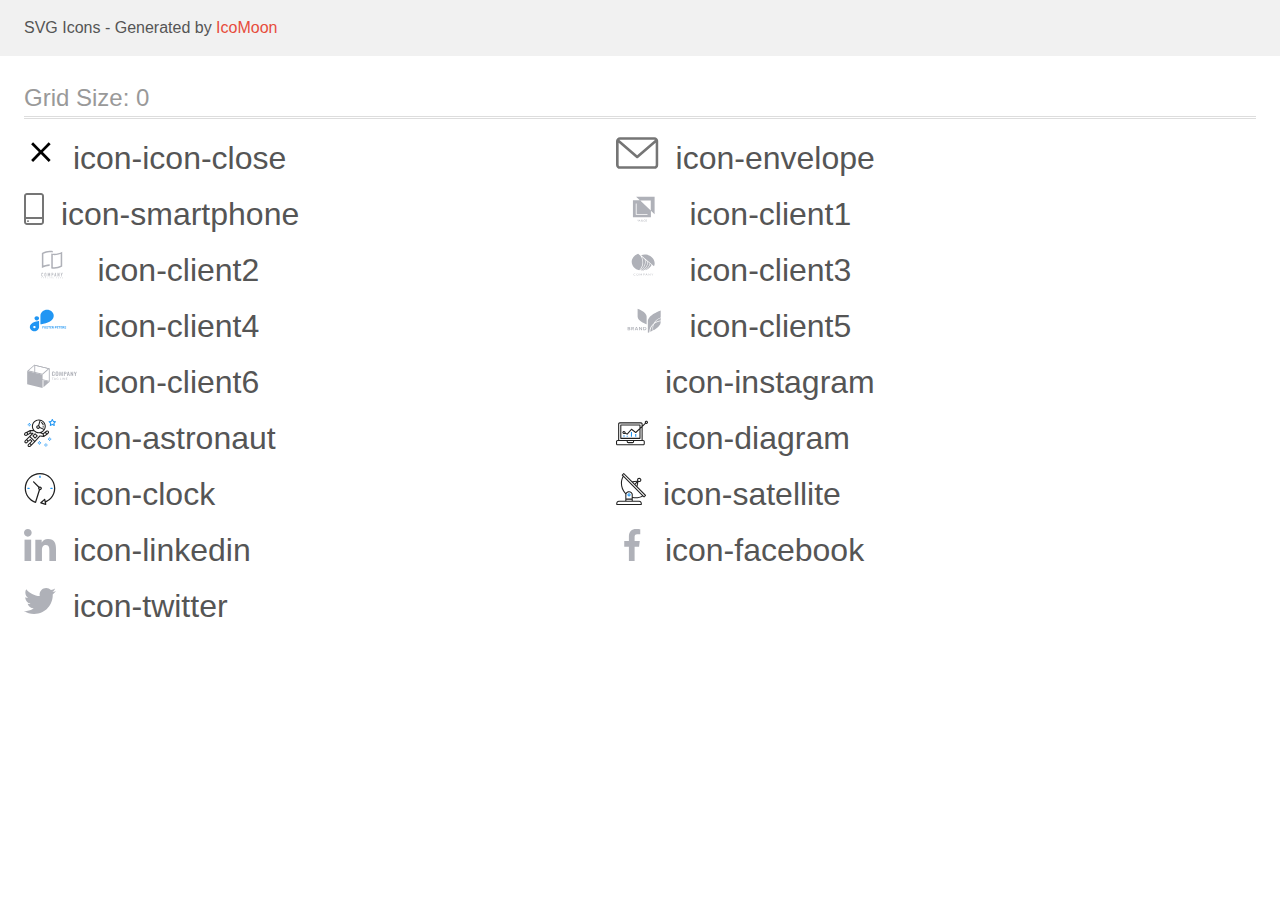
<file: image/icomoon (6)/demo.html>
<!doctype html>
<html>
<head>
    <title>IcoMoon - SVG Icons</title>
    <meta charset="utf-8">
    <meta name="viewport" content="width=device-width, initial-scale=1">
    <link rel="stylesheet" href="demo-files/demo.css">
    <link rel="stylesheet" href="style.css">
</head>
<body>
<svg aria-hidden="true" style="position: absolute; width: 0; height: 0; overflow: hidden;" version="1.1" xmlns="http://www.w3.org/2000/svg" xmlns:xlink="http://www.w3.org/1999/xlink">
<defs>
<symbol id="icon-icon-close" viewBox="0 0 32 32">
<path d="M26.667 7.303l-1.97-1.97-7.808 7.808-7.808-7.808-1.97 1.97 7.808 7.808-7.808 7.808 1.97 1.97 7.808-7.808 7.808 7.808 1.97-1.97-7.808-7.808 7.808-7.808z"></path>
</symbol>
<symbol id="icon-envelope" viewBox="0 0 43 32">
<path fill="#757575" style="fill: var(--color1, #757575)" d="M38.667 0h-34.667c-2.206 0-4 1.794-4 4v24c0 2.206 1.794 4 4 4h34.667c2.206 0 4-1.794 4-4v-24c0-2.206-1.794-4-4-4v0zM38.667 2.667c0.181 0 0.353 0.038 0.511 0.103l-17.844 15.466-17.844-15.466c0.158-0.066 0.33-0.103 0.511-0.103h34.667zM38.667 29.333h-34.667c-0.736 0-1.333-0.598-1.333-1.333v-22.413l17.793 15.421c0.251 0.217 0.563 0.326 0.874 0.326s0.622-0.108 0.874-0.326l17.793-15.421v22.413c0 0.736-0.598 1.333-1.333 1.333v0z"></path>
</symbol>
<symbol id="icon-smartphone" viewBox="0 0 20 32">
<path fill="#757575" style="fill: var(--color1, #757575)" d="M17 0h-14c-1.654 0-3 1.346-3 3v26c0 1.654 1.346 3 3 3h14c1.654 0 3-1.346 3-3v-26c0-1.654-1.346-3-3-3zM3 2h14c0.552 0 1 0.448 1 1v21h-16v-21c0-0.552 0.448-1 1-1zM17 30h-14c-0.552 0-1-0.448-1-1v-3h16v3c0 0.552-0.448 1-1 1z"></path>
<path fill="#757575" style="fill: var(--color1, #757575)" d="M4.707 27.478c0.391 0.365 0.391 0.956 0 1.321s-1.024 0.365-1.414 0c-0.391-0.365-0.391-0.956 0-1.321s1.024-0.365 1.414 0z"></path>
</symbol>
<symbol id="icon-client1" viewBox="0 0 57 32">
<path fill="#afb1b8" style="fill: var(--color2, #afb1b8)" d="M20.267 3.733l3.738 3.538-6.938-0.004v17.166h18.133v-6.564l3.733 3.534v-17.671h-18.667zM35.036 17.455l-10.597-10.032h10.597v10.032zM31.746 21.923h-11.81v-11.545h0.835v10.764h10.975v0.782zM22.725 26.72l-0.436 0.898-0.436-0.898h-0.366l0.637 1.198v0.698h0.331v-0.698l0.635-1.198h-0.365zM23.273 28.615l0.154-0.441h0.734l0.155 0.441h0.344l-0.717-1.896h-0.296l-0.716 1.896h0.342zM23.794 27.122l0.275 0.786h-0.549l0.275-0.786zM25.531 27.863c-0.048 0.073-0.072 0.153-0.072 0.241 0 0.16 0.056 0.29 0.168 0.389s0.263 0.148 0.451 0.148 0.349-0.051 0.484-0.152l0.107 0.126h0.367l-0.279-0.329c0.109-0.149 0.164-0.341 0.164-0.574h-0.275c0 0.128-0.026 0.243-0.079 0.348l-0.366-0.432 0.129-0.094c0.091-0.066 0.157-0.132 0.197-0.198s0.060-0.14 0.060-0.219c0-0.12-0.044-0.22-0.133-0.301s-0.201-0.122-0.339-0.122c-0.153 0-0.274 0.043-0.365 0.13s-0.135 0.203-0.135 0.352c0 0.061 0.014 0.124 0.043 0.189s0.081 0.144 0.155 0.237c-0.141 0.101-0.235 0.188-0.283 0.262zM26.386 28.282c-0.093 0.071-0.193 0.107-0.299 0.107-0.095 0-0.17-0.027-0.227-0.082s-0.085-0.126-0.085-0.214c0-0.102 0.052-0.192 0.156-0.271l0.040-0.029 0.414 0.488zM26.046 27.442c-0.089-0.11-0.134-0.202-0.134-0.275 0-0.063 0.018-0.116 0.055-0.158s0.085-0.063 0.147-0.063c0.057 0 0.105 0.018 0.142 0.053s0.056 0.077 0.056 0.126c0 0.075-0.027 0.136-0.081 0.184l-0.040 0.033-0.145 0.099zM29.132 28.472c0.13-0.114 0.205-0.272 0.224-0.474h-0.328c-0.017 0.135-0.059 0.232-0.124 0.29s-0.162 0.087-0.292 0.087c-0.142 0-0.249-0.054-0.323-0.161s-0.109-0.264-0.109-0.469v-0.168c0.002-0.202 0.041-0.355 0.117-0.46s0.188-0.158 0.331-0.158c0.123 0 0.217 0.030 0.28 0.091s0.104 0.158 0.12 0.294h0.328c-0.021-0.207-0.095-0.368-0.223-0.482s-0.296-0.171-0.505-0.171c-0.155 0-0.293 0.037-0.411 0.111s-0.209 0.179-0.272 0.315c-0.063 0.136-0.095 0.294-0.095 0.473v0.177c0.003 0.174 0.035 0.328 0.098 0.46s0.151 0.234 0.266 0.306c0.115 0.071 0.249 0.107 0.4 0.107 0.216 0 0.389-0.056 0.52-0.169zM31.068 28.206c0.064-0.141 0.096-0.304 0.096-0.49v-0.105c-0.001-0.185-0.034-0.347-0.099-0.486s-0.158-0.247-0.277-0.32c-0.119-0.075-0.256-0.112-0.41-0.112s-0.292 0.038-0.411 0.113c-0.119 0.075-0.211 0.183-0.277 0.324s-0.098 0.305-0.098 0.49v0.107c0.001 0.181 0.034 0.342 0.099 0.48s0.159 0.246 0.279 0.322c0.121 0.075 0.258 0.112 0.411 0.112 0.155 0 0.293-0.037 0.411-0.112s0.212-0.183 0.276-0.323zM30.716 27.135c0.080 0.112 0.12 0.273 0.12 0.483v0.099c0 0.214-0.040 0.376-0.119 0.487s-0.19 0.167-0.336 0.167c-0.144 0-0.257-0.057-0.339-0.171s-0.121-0.275-0.121-0.483v-0.109c0.002-0.204 0.043-0.362 0.122-0.473s0.192-0.168 0.335-0.168c0.146 0 0.258 0.056 0.337 0.168z"></path>
</symbol>
<symbol id="icon-client2" viewBox="0 0 57 32">
<path fill="#afb1b8" style="fill: var(--color2, #afb1b8)" d="M26.727 3.165h-0.073c-0.112-0.007-0.224-0.010-0.336-0.012v0h-0.243c-0.212 0-0.428 0.005-0.642 0.016-0.016-0.001-0.032-0.001-0.049 0-1.944 0.11-3.848 0.596-5.609 1.431l-0.231 0.111v11.809l0.54-0.183c0.474-0.163 0.978-0.309 1.5-0.445 1.411-0.362 2.861-0.555 4.317-0.574v1.551c-0.193 0.001-0.38 0.007-0.568 0.016h-0.045c-1.121 0.061-2.233 0.232-3.322 0.51-1.378 0.345-2.708 0.863-3.957 1.542v-15.145c1.298-0.757 2.695-1.325 4.151-1.688 1.278-0.33 2.593-0.5 3.913-0.504h0.228c0.273 0.007 0.538 0.019 0.788 0.038 0.658 0.046 1.31 0.15 1.95 0.311v1.527c-0.621-0.145-1.253-0.24-1.889-0.285-0.013-0.001-0.026-0.002-0.039-0.003-0.132-0.011-0.263-0.022-0.386-0.022zM29.415 4.726c0.339 0.026 0.689 0.038 1.044 0.038 1.388-0.005 2.769-0.182 4.114-0.528 1.378-0.346 2.706-0.865 3.956-1.543v14.875c-1.298 0.756-2.696 1.325-4.153 1.688-1.279 0.329-2.593 0.498-3.913 0.503-1 0.008-1.997-0.11-2.968-0.35v-14.971c0.229 0.053 0.465 0.102 0.706 0.142 0.394 0.066 0.81 0.115 1.214 0.145zM36.985 4.841l-0.54 0.182c-0.497 0.167-0.997 0.316-1.5 0.449-1.465 0.377-2.971 0.57-4.483 0.575-0.352 0-0.676-0.010-0.989-0.030l-0.43-0.028v12.148l0.37 0.033c0.343 0.030 0.696 0.045 1.052 0.045 1.191-0.005 2.377-0.159 3.531-0.457 0.95-0.238 1.874-0.57 2.759-0.991l0.231-0.111v-11.813z"></path>
<path fill="#afb1b8" style="fill: var(--color2, #afb1b8)" d="M19.060 24.113c-0.078-0.080-0.171-0.144-0.274-0.186s-0.214-0.061-0.326-0.057c-0.119-0.002-0.237 0.021-0.347 0.065-0.101 0.040-0.193 0.101-0.27 0.178s-0.135 0.17-0.174 0.271c-0.042 0.107-0.063 0.22-0.062 0.335v2.023c-0.005 0.143 0.022 0.284 0.080 0.415 0.048 0.104 0.117 0.196 0.202 0.271 0.081 0.068 0.176 0.117 0.278 0.144 0.098 0.028 0.2 0.042 0.302 0.042 0.113 0.001 0.224-0.023 0.326-0.070 0.101-0.044 0.193-0.108 0.27-0.187 0.075-0.079 0.135-0.171 0.177-0.271 0.043-0.102 0.065-0.212 0.065-0.323v-0.226h-0.529v0.18c0.002 0.062-0.009 0.123-0.031 0.18-0.017 0.043-0.043 0.082-0.077 0.114-0.033 0.026-0.070 0.046-0.111 0.058-0.036 0.012-0.073 0.018-0.111 0.019-0.047 0.006-0.095-0.002-0.139-0.021s-0.081-0.049-0.11-0.088c-0.050-0.081-0.074-0.176-0.070-0.271v-1.887c-0.003-0.105 0.019-0.208 0.065-0.302 0.027-0.043 0.066-0.077 0.112-0.098s0.097-0.030 0.147-0.024c0.046-0.002 0.091 0.008 0.132 0.028s0.077 0.049 0.104 0.086c0.059 0.078 0.090 0.173 0.088 0.271v0.175h0.524v-0.206c0.001-0.121-0.021-0.241-0.065-0.354-0.039-0.106-0.099-0.203-0.177-0.285z"></path>
<path fill="#afb1b8" style="fill: var(--color2, #afb1b8)" d="M22.202 24.090c-0.169-0.142-0.381-0.221-0.602-0.222-0.108 0-0.215 0.020-0.316 0.057-0.103 0.037-0.198 0.093-0.279 0.165-0.088 0.079-0.158 0.175-0.205 0.283-0.053 0.124-0.079 0.257-0.077 0.392v1.941c-0.004 0.137 0.023 0.272 0.077 0.397 0.048 0.104 0.118 0.197 0.205 0.271 0.081 0.075 0.176 0.133 0.279 0.171 0.101 0.037 0.208 0.056 0.316 0.057s0.215-0.020 0.316-0.057c0.105-0.038 0.202-0.096 0.286-0.171 0.084-0.076 0.152-0.168 0.2-0.271 0.054-0.125 0.081-0.261 0.077-0.397v-1.941c0.003-0.135-0.024-0.268-0.077-0.392-0.047-0.107-0.115-0.203-0.2-0.283zM21.955 26.706c0.004 0.052-0.003 0.104-0.021 0.152s-0.047 0.092-0.084 0.128c-0.070 0.059-0.158 0.091-0.249 0.091s-0.179-0.032-0.249-0.091c-0.037-0.036-0.066-0.080-0.084-0.128s-0.025-0.101-0.021-0.152v-1.941c-0.004-0.052 0.003-0.104 0.021-0.152s0.047-0.092 0.084-0.128c0.070-0.059 0.158-0.091 0.249-0.091s0.179 0.032 0.249 0.091c0.037 0.036 0.066 0.080 0.084 0.128s0.025 0.101 0.021 0.152v1.941z"></path>
<path fill="#afb1b8" style="fill: var(--color2, #afb1b8)" d="M26.329 27.573v-3.674h-0.509l-0.668 1.945h-0.009l-0.673-1.945h-0.503v3.674h0.525v-2.235h0.009l0.514 1.58h0.262l0.518-1.58h0.009v2.235h0.525z"></path>
<path fill="#afb1b8" style="fill: var(--color2, #afb1b8)" d="M29.311 24.157c-0.081-0.091-0.183-0.16-0.297-0.201-0.123-0.040-0.251-0.059-0.38-0.057h-0.78v3.674h0.523v-1.435h0.27c0.163 0.007 0.326-0.027 0.472-0.1 0.119-0.066 0.218-0.163 0.287-0.281 0.061-0.098 0.101-0.206 0.12-0.32 0.021-0.138 0.030-0.278 0.028-0.418 0.005-0.176-0.012-0.353-0.051-0.525-0.035-0.127-0.101-0.243-0.193-0.338zM29.041 25.277c-0.002 0.067-0.019 0.132-0.049 0.191-0.030 0.056-0.077 0.102-0.135 0.129-0.078 0.035-0.162 0.050-0.247 0.046h-0.239v-1.249h0.27c0.081-0.004 0.162 0.012 0.236 0.046 0.054 0.031 0.097 0.079 0.123 0.136 0.029 0.065 0.044 0.134 0.046 0.205 0 0.077 0 0.159 0 0.244s0.005 0.174 0 0.252h-0.005z"></path>
<path fill="#afb1b8" style="fill: var(--color2, #afb1b8)" d="M31.791 23.899h-0.429l-0.809 3.674h0.523l0.154-0.789h0.714l0.154 0.789h0.524l-0.83-3.674zM31.308 26.283l0.258-1.332h0.009l0.256 1.332h-0.524z"></path>
<path fill="#afb1b8" style="fill: var(--color2, #afb1b8)" d="M35.173 26.112h-0.009l-0.791-2.213h-0.503v3.674h0.523v-2.209h0.011l0.8 2.209h0.492v-3.674h-0.523v2.213z"></path>
<path fill="#afb1b8" style="fill: var(--color2, #afb1b8)" d="M38.372 23.899l-0.421 1.461h-0.011l-0.421-1.461h-0.554l0.719 2.121v1.553h0.524v-1.553l0.719-2.121h-0.554z"></path>
<path fill="#afb1b8" style="fill: var(--color2, #afb1b8)" d="M17.6 28.61h0.252v0.708h0.171v-0.708h0.251v-0.145h-0.675v0.145z"></path>
<path fill="#afb1b8" style="fill: var(--color2, #afb1b8)" d="M19.721 28.465l-0.331 0.853h0.182l0.070-0.194h0.34l0.073 0.194h0.186l-0.339-0.853h-0.182zM19.694 28.981l0.116-0.316 0.116 0.316h-0.232z"></path>
<path fill="#afb1b8" style="fill: var(--color2, #afb1b8)" d="M21.818 29.004h0.197v0.11c-0.058 0.046-0.129 0.071-0.202 0.072-0.034 0.002-0.069-0.004-0.1-0.019s-0.059-0.036-0.081-0.063c-0.045-0.065-0.068-0.143-0.063-0.222 0-0.19 0.082-0.285 0.246-0.285 0.043-0.004 0.086 0.007 0.121 0.032s0.061 0.062 0.072 0.104l0.169-0.033c-0.036-0.167-0.156-0.251-0.362-0.251-0.11-0.003-0.216 0.036-0.298 0.11-0.043 0.042-0.076 0.094-0.097 0.15s-0.030 0.117-0.025 0.178c-0.005 0.117 0.034 0.231 0.109 0.32 0.042 0.043 0.092 0.077 0.148 0.098s0.116 0.031 0.176 0.027c0.134 0.004 0.263-0.045 0.362-0.136v-0.336h-0.37v0.144z"></path>
<path fill="#afb1b8" style="fill: var(--color2, #afb1b8)" d="M23.959 28.465h-0.173v0.853h0.598v-0.145h-0.425v-0.708z"></path>
<path fill="#afb1b8" style="fill: var(--color2, #afb1b8)" d="M25.769 28.465h-0.173v0.853h0.173v-0.853z"></path>
<path fill="#afb1b8" style="fill: var(--color2, #afb1b8)" d="M27.539 29.035l-0.349-0.57h-0.167v0.853h0.161v-0.557l0.343 0.557h0.171v-0.853h-0.158v0.57z"></path>
<path fill="#afb1b8" style="fill: var(--color2, #afb1b8)" d="M29.14 28.943h0.425v-0.145h-0.425v-0.187h0.457v-0.145h-0.63v0.853h0.648v-0.145h-0.475v-0.231z"></path>
<path fill="#afb1b8" style="fill: var(--color2, #afb1b8)" d="M33.020 28.802h-0.336v-0.336h-0.171v0.853h0.171v-0.373h0.336v0.373h0.171v-0.853h-0.171v0.336z"></path>
<path fill="#afb1b8" style="fill: var(--color2, #afb1b8)" d="M34.629 28.943h0.426v-0.145h-0.426v-0.187h0.459v-0.145h-0.63v0.853h0.646v-0.145h-0.475v-0.231z"></path>
<path fill="#afb1b8" style="fill: var(--color2, #afb1b8)" d="M36.812 28.943c0.148-0.023 0.224-0.102 0.224-0.237 0.004-0.036-0.001-0.073-0.016-0.106s-0.038-0.062-0.068-0.083c-0.077-0.039-0.163-0.056-0.25-0.050h-0.362v0.853h0.171v-0.357h0.034c0.037-0.002 0.073 0.004 0.107 0.019 0.025 0.015 0.046 0.037 0.061 0.062l0.186 0.271h0.205l-0.104-0.167c-0.046-0.082-0.111-0.153-0.189-0.205zM36.64 28.825h-0.127v-0.214h0.135c0.059-0.005 0.118 0.002 0.174 0.020 0.012 0.011 0.022 0.025 0.029 0.040s0.009 0.032 0.009 0.049c-0.001 0.017-0.005 0.033-0.013 0.048s-0.019 0.027-0.032 0.037c-0.056 0.017-0.115 0.024-0.174 0.020z"></path>
<path fill="#afb1b8" style="fill: var(--color2, #afb1b8)" d="M38.458 28.943h0.425v-0.145h-0.425v-0.187h0.459v-0.145h-0.631v0.853h0.648v-0.145h-0.475v-0.231z"></path>
</symbol>
<symbol id="icon-client3" viewBox="0 0 57 32">
<path fill="#afb1b8" style="fill: var(--color2, #afb1b8)" d="M19.417 26.187c0.008 0 0.017 0.002 0.025 0.005s0.015 0.007 0.020 0.013l0.116 0.111c-0.090 0.090-0.202 0.162-0.327 0.211-0.147 0.053-0.305 0.079-0.464 0.076-0.149 0.003-0.298-0.021-0.436-0.071-0.125-0.045-0.237-0.113-0.329-0.2-0.094-0.089-0.166-0.194-0.212-0.308-0.051-0.127-0.076-0.261-0.074-0.396-0.002-0.135 0.025-0.27 0.080-0.397 0.051-0.115 0.127-0.22 0.225-0.308 0.099-0.087 0.218-0.155 0.349-0.201 0.143-0.048 0.296-0.072 0.449-0.071 0.143-0.003 0.285 0.019 0.417 0.064 0.115 0.043 0.221 0.104 0.313 0.178l-0.097 0.119c-0.007 0.008-0.015 0.016-0.025 0.021-0.012 0.007-0.025 0.010-0.039 0.009-0.015-0.001-0.030-0.005-0.042-0.013l-0.052-0.032-0.073-0.040c-0.031-0.015-0.064-0.028-0.097-0.039-0.043-0.013-0.087-0.024-0.132-0.032-0.057-0.009-0.115-0.013-0.173-0.013-0.111-0.001-0.22 0.017-0.323 0.053-0.096 0.034-0.182 0.084-0.253 0.149-0.073 0.069-0.128 0.15-0.164 0.238-0.041 0.101-0.061 0.207-0.060 0.313-0.002 0.108 0.018 0.216 0.060 0.318 0.035 0.087 0.090 0.167 0.161 0.236 0.067 0.064 0.149 0.114 0.241 0.147 0.095 0.034 0.197 0.051 0.3 0.050 0.059 0.001 0.119-0.003 0.177-0.010 0.096-0.010 0.188-0.039 0.269-0.085 0.041-0.023 0.079-0.049 0.115-0.078 0.015-0.012 0.035-0.020 0.055-0.020v0z"></path>
<path fill="#afb1b8" style="fill: var(--color2, #afb1b8)" d="M22.776 25.629c0.002 0.134-0.025 0.267-0.078 0.393-0.047 0.114-0.122 0.218-0.219 0.305s-0.214 0.155-0.344 0.2c-0.285 0.094-0.599 0.094-0.884 0-0.129-0.046-0.245-0.114-0.342-0.201-0.097-0.089-0.172-0.194-0.221-0.308-0.105-0.255-0.105-0.533 0-0.787 0.050-0.115 0.125-0.22 0.221-0.31 0.097-0.084 0.214-0.15 0.342-0.193 0.284-0.096 0.6-0.096 0.884 0 0.129 0.046 0.246 0.114 0.343 0.201 0.096 0.088 0.17 0.191 0.22 0.304 0.054 0.127 0.080 0.261 0.078 0.395zM22.47 25.629c0.002-0.107-0.016-0.214-0.055-0.316-0.033-0.087-0.086-0.168-0.156-0.236-0.068-0.065-0.152-0.116-0.246-0.149-0.207-0.069-0.436-0.069-0.643 0-0.094 0.033-0.178 0.084-0.246 0.149-0.071 0.068-0.125 0.149-0.157 0.236-0.074 0.206-0.074 0.426 0 0.632 0.033 0.087 0.086 0.168 0.157 0.236 0.068 0.065 0.152 0.115 0.246 0.148 0.207 0.067 0.435 0.067 0.643 0 0.093-0.033 0.177-0.083 0.246-0.148 0.070-0.069 0.123-0.149 0.156-0.236 0.039-0.102 0.058-0.209 0.055-0.316v0z"></path>
<path fill="#afb1b8" style="fill: var(--color2, #afb1b8)" d="M25.067 25.96l0.030 0.071c0.012-0.025 0.022-0.048 0.033-0.071 0.011-0.024 0.024-0.047 0.038-0.070l0.743-1.174c0.015-0.020 0.028-0.033 0.042-0.037 0.020-0.005 0.040-0.007 0.061-0.006h0.22v1.909h-0.26v-1.404c0-0.018 0-0.038 0-0.059-0.001-0.022-0.001-0.044 0-0.066l-0.747 1.19c-0.009 0.018-0.025 0.033-0.044 0.043s-0.041 0.016-0.064 0.016h-0.042c-0.023 0-0.045-0.005-0.064-0.016s-0.034-0.026-0.044-0.044l-0.769-1.198c0 0.023 0 0.046 0 0.068s0 0.043 0 0.061v1.404h-0.252v-1.905h0.22c0.021-0.001 0.041 0.001 0.061 0.006 0.018 0.008 0.032 0.021 0.041 0.037l0.759 1.175c0.015 0.022 0.028 0.045 0.038 0.068v0z"></path>
<path fill="#afb1b8" style="fill: var(--color2, #afb1b8)" d="M27.864 25.865v0.715h-0.291v-1.906h0.649c0.122-0.002 0.244 0.012 0.362 0.042 0.094 0.023 0.181 0.064 0.256 0.119 0.065 0.052 0.114 0.116 0.145 0.187 0.034 0.078 0.051 0.161 0.049 0.244 0.001 0.084-0.017 0.167-0.054 0.244-0.035 0.073-0.089 0.138-0.157 0.191-0.075 0.057-0.162 0.1-0.257 0.126-0.113 0.031-0.232 0.046-0.35 0.044l-0.352-0.005zM27.864 25.66h0.352c0.076 0.001 0.153-0.009 0.225-0.029 0.060-0.018 0.115-0.046 0.163-0.082 0.044-0.035 0.078-0.078 0.099-0.126 0.024-0.051 0.036-0.105 0.035-0.16 0.003-0.053-0.007-0.106-0.029-0.155s-0.057-0.094-0.102-0.13c-0.111-0.075-0.251-0.112-0.391-0.102h-0.352v0.786z"></path>
<path fill="#afb1b8" style="fill: var(--color2, #afb1b8)" d="M31.772 26.583h-0.23c-0.023 0.001-0.046-0.006-0.064-0.018-0.017-0.012-0.029-0.027-0.038-0.044l-0.198-0.461h-0.993l-0.205 0.461c-0.008 0.017-0.020 0.032-0.036 0.043-0.018 0.013-0.042 0.020-0.065 0.019h-0.23l0.872-1.909h0.302l0.884 1.909zM30.333 25.874h0.82l-0.346-0.777c-0.026-0.058-0.048-0.118-0.065-0.179l-0.034 0.1c-0.010 0.030-0.022 0.058-0.032 0.081l-0.343 0.776z"></path>
<path fill="#afb1b8" style="fill: var(--color2, #afb1b8)" d="M33.029 24.682c0.017 0.008 0.032 0.020 0.044 0.034l1.272 1.439c0-0.023 0-0.046 0-0.067s0-0.043 0-0.063v-1.352h0.26v1.909h-0.145c-0.021 0.001-0.041-0.003-0.060-0.011-0.018-0.009-0.034-0.021-0.047-0.035l-1.271-1.438c0.001 0.022 0.001 0.044 0 0.066 0 0.021 0 0.040 0 0.058v1.361h-0.26v-1.909h0.154c0.018-0 0.036 0.003 0.052 0.009v0z"></path>
<path fill="#afb1b8" style="fill: var(--color2, #afb1b8)" d="M36.748 25.823v0.758h-0.291v-0.758l-0.804-1.15h0.26c0.022-0.001 0.045 0.005 0.063 0.016 0.016 0.012 0.029 0.027 0.039 0.043l0.503 0.742c0.020 0.032 0.038 0.061 0.052 0.088s0.026 0.054 0.036 0.081l0.038-0.082c0.014-0.030 0.031-0.059 0.049-0.087l0.496-0.747c0.010-0.015 0.023-0.028 0.038-0.040 0.017-0.013 0.040-0.020 0.063-0.019h0.263l-0.806 1.155z"></path>
<path fill="#afb1b8" style="fill: var(--color2, #afb1b8)" d="M24.923 21.47c0.127 0.014 0.255 0.025 0.384 0.035 1.962-0.763 3.622-2.011 4.772-3.588s1.74-3.415 1.695-5.282l-2.162-1.879c0.44 1.988 0.234 4.043-0.594 5.935s-2.245 3.547-4.094 4.779v0z"></path>
<path fill="#afb1b8" style="fill: var(--color2, #afb1b8)" d="M24.151 21.383l0.058 0.010c1.975-1.228 3.482-2.942 4.323-4.921s0.981-4.133 0.4-6.181l-3.080-2.676c1.246 2.2 1.747 4.661 1.446 7.098s-1.393 4.75-3.147 6.67v0z"></path>
<path fill="#afb1b8" style="fill: var(--color2, #afb1b8)" d="M34.596 14.841c-0.523 2.052-1.794 3.902-3.624 5.276-0.534 0.404-1.111 0.763-1.722 1.074 1.49-0.38 2.859-1.053 4.003-1.966s2.030-2.042 2.592-3.3l-1.249-1.084z"></path>
<path fill="#afb1b8" style="fill: var(--color2, #afb1b8)" d="M34.106 14.539l-1.778-1.545c-0.034 1.762-0.61 3.483-1.669 4.986s-2.562 2.731-4.352 3.559h0.009c0.399-0 0.798-0.021 1.194-0.062 1.673-0.593 3.151-1.537 4.303-2.748s1.94-2.65 2.295-4.189v0z"></path>
<path fill="#afb1b8" style="fill: var(--color2, #afb1b8)" d="M24.409 6.486l-2.122-1.846c-1.897 0.637-3.528 1.756-4.68 3.212s-1.772 3.179-1.778 4.946v0c0.007 1.952 0.763 3.846 2.149 5.383s3.322 2.628 5.501 3.101c1.946-2.060 3.085-4.605 3.252-7.266s-0.647-5.299-2.323-7.53v0z"></path>
<path fill="#afb1b8" style="fill: var(--color2, #afb1b8)" d="M39.008 14.255c-0.008-2.316-1.070-4.535-2.955-6.173s-4.439-2.561-7.105-2.567v0c-1.232-0.001-2.453 0.196-3.602 0.582l12.99 11.286c0.445-0.998 0.673-2.058 0.672-3.128v0z"></path>
</symbol>
<symbol id="icon-client4" viewBox="0 0 57 32">
<path fill="#2196f3" style="fill: var(--color3, #2196f3)" d="M12.878 11.255h-0.002c-1.279 0-2.316 0.921-2.316 2.058v0.001c0 1.137 1.037 2.058 2.316 2.058h0.002c1.279 0 2.316-0.921 2.316-2.058v-0.001c0-1.137-1.037-2.058-2.316-2.058z"></path>
<path fill="#2196f3" style="fill: var(--color3, #2196f3)" d="M29.971 10.597c-0.004-1.579-0.711-3.092-1.967-4.208s-2.958-1.745-4.735-1.749v0c-1.777 0.003-3.48 0.631-4.737 1.748s-1.964 2.63-1.968 4.209v8.706c0 0 13.405-1.327 13.406-8.704v-0.001z"></path>
<path fill="#2196f3" style="fill: var(--color3, #2196f3)" d="M5.867 22.16c0.003 1.098 0.496 2.151 1.369 2.928s2.058 1.215 3.294 1.218c1.236-0.003 2.42-0.441 3.294-1.218s1.366-1.829 1.37-2.927v-6.057c0 0-9.327 0.924-9.327 6.056zM10.53 23.245c-0.242 0-0.478-0.064-0.678-0.183s-0.357-0.289-0.45-0.487c-0.092-0.198-0.117-0.417-0.069-0.627s0.163-0.404 0.334-0.556c0.171-0.152 0.388-0.255 0.625-0.297s0.482-0.020 0.706 0.062c0.223 0.082 0.414 0.221 0.548 0.4s0.206 0.388 0.206 0.603c0.001 0.143-0.031 0.284-0.092 0.417s-0.151 0.252-0.264 0.353c-0.114 0.101-0.248 0.182-0.397 0.236s-0.308 0.083-0.468 0.083v-0.004z"></path>
<path fill="#2196f3" style="fill: var(--color3, #2196f3)" d="M19.956 22.647h-0.9v0.93h-0.469v-2.275h1.481v0.38h-1.012v0.588h0.9v0.378zM22.209 22.491c0 0.224-0.040 0.42-0.119 0.589s-0.193 0.299-0.341 0.391c-0.147 0.092-0.316 0.137-0.506 0.137-0.189 0-0.357-0.045-0.505-0.136s-0.262-0.22-0.344-0.387c-0.081-0.169-0.122-0.363-0.123-0.581v-0.112c0-0.224 0.040-0.421 0.12-0.591 0.081-0.171 0.195-0.302 0.342-0.392 0.148-0.092 0.317-0.137 0.506-0.137s0.358 0.046 0.505 0.137c0.148 0.091 0.262 0.221 0.342 0.392 0.081 0.17 0.122 0.366 0.122 0.589v0.102zM21.734 22.388c0-0.238-0.043-0.42-0.128-0.544s-0.207-0.186-0.366-0.186c-0.157 0-0.279 0.061-0.364 0.184-0.085 0.122-0.129 0.301-0.13 0.538v0.111c0 0.232 0.043 0.412 0.128 0.541s0.208 0.192 0.369 0.192c0.157 0 0.278-0.061 0.363-0.184 0.084-0.124 0.127-0.304 0.128-0.541v-0.111zM23.73 22.98c0-0.089-0.031-0.156-0.094-0.203-0.063-0.048-0.175-0.098-0.337-0.15-0.163-0.053-0.291-0.105-0.386-0.156-0.258-0.14-0.387-0.328-0.387-0.564 0-0.123 0.034-0.232 0.103-0.328 0.070-0.097 0.169-0.172 0.298-0.227 0.13-0.054 0.276-0.081 0.438-0.081 0.163 0 0.307 0.030 0.434 0.089 0.127 0.058 0.226 0.141 0.295 0.248s0.106 0.229 0.106 0.366h-0.469c0-0.104-0.033-0.185-0.098-0.242s-0.158-0.087-0.277-0.087c-0.115 0-0.204 0.024-0.267 0.073-0.064 0.048-0.095 0.111-0.095 0.191 0 0.074 0.037 0.136 0.111 0.186 0.075 0.050 0.185 0.097 0.33 0.141 0.267 0.080 0.461 0.18 0.583 0.298s0.183 0.267 0.183 0.444c0 0.197-0.075 0.352-0.223 0.464-0.149 0.111-0.349 0.167-0.602 0.167-0.175 0-0.334-0.032-0.478-0.095-0.144-0.065-0.254-0.153-0.33-0.264s-0.113-0.241-0.113-0.388h0.47c0 0.251 0.15 0.377 0.45 0.377 0.111 0 0.198-0.022 0.261-0.067 0.063-0.046 0.094-0.109 0.094-0.191zM26.231 21.682h-0.697v1.895h-0.469v-1.895h-0.687v-0.38h1.853v0.38zM27.869 22.591h-0.9v0.609h1.056v0.377h-1.525v-2.275h1.522v0.38h-1.053v0.542h0.9v0.367zM29.142 22.744h-0.373v0.833h-0.469v-2.275h0.845c0.269 0 0.476 0.060 0.622 0.18s0.219 0.289 0.219 0.508c0 0.155-0.034 0.285-0.102 0.389-0.067 0.103-0.168 0.185-0.305 0.247l0.492 0.93v0.022h-0.503l-0.427-0.833zM28.769 22.365h0.378c0.118 0 0.209-0.030 0.273-0.089 0.065-0.060 0.097-0.143 0.097-0.248 0-0.107-0.031-0.192-0.092-0.253-0.060-0.061-0.154-0.092-0.28-0.092h-0.377v0.683zM31.609 22.775v0.802h-0.469v-2.275h0.887c0.171 0 0.321 0.031 0.45 0.094s0.23 0.152 0.3 0.267c0.070 0.115 0.105 0.245 0.105 0.392 0 0.223-0.077 0.399-0.23 0.528-0.152 0.128-0.363 0.192-0.633 0.192h-0.411zM31.609 22.396h0.419c0.124 0 0.218-0.029 0.283-0.088 0.066-0.058 0.098-0.142 0.098-0.25 0-0.111-0.033-0.202-0.098-0.27s-0.156-0.104-0.272-0.106h-0.43v0.714zM34.575 22.591h-0.9v0.609h1.056v0.377h-1.525v-2.275h1.522v0.38h-1.053v0.542h0.9v0.367zM36.75 21.682h-0.697v1.895h-0.469v-1.895h-0.688v-0.38h1.853v0.38zM38.387 22.591h-0.9v0.609h1.056v0.377h-1.525v-2.275h1.522v0.38h-1.053v0.542h0.9v0.367zM39.661 22.744h-0.373v0.833h-0.469v-2.275h0.845c0.269 0 0.476 0.060 0.622 0.18s0.219 0.289 0.219 0.508c0 0.155-0.034 0.285-0.102 0.389-0.067 0.103-0.168 0.185-0.305 0.247l0.492 0.93v0.022h-0.503l-0.427-0.833zM39.287 22.365h0.378c0.118 0 0.209-0.030 0.273-0.089 0.065-0.060 0.097-0.143 0.097-0.248 0-0.107-0.031-0.192-0.092-0.253-0.060-0.061-0.154-0.092-0.28-0.092h-0.377v0.683zM42.042 22.98c0-0.089-0.031-0.156-0.094-0.203-0.063-0.048-0.175-0.098-0.337-0.15-0.163-0.053-0.291-0.105-0.386-0.156-0.258-0.14-0.388-0.328-0.388-0.564 0-0.123 0.034-0.232 0.103-0.328 0.070-0.097 0.169-0.172 0.298-0.227 0.13-0.054 0.276-0.081 0.438-0.081 0.163 0 0.307 0.030 0.434 0.089 0.127 0.058 0.226 0.141 0.295 0.248 0.071 0.107 0.106 0.229 0.106 0.366h-0.469c0-0.104-0.033-0.185-0.098-0.242s-0.158-0.087-0.277-0.087c-0.115 0-0.204 0.024-0.267 0.073-0.064 0.048-0.095 0.111-0.095 0.191 0 0.074 0.037 0.136 0.111 0.186 0.075 0.050 0.185 0.097 0.33 0.141 0.267 0.080 0.461 0.18 0.583 0.298s0.183 0.267 0.183 0.444c0 0.197-0.074 0.352-0.223 0.464-0.149 0.111-0.349 0.167-0.602 0.167-0.175 0-0.334-0.032-0.478-0.095-0.144-0.065-0.254-0.153-0.33-0.264-0.075-0.111-0.112-0.241-0.112-0.388h0.47c0 0.251 0.15 0.377 0.45 0.377 0.111 0 0.198-0.022 0.261-0.067 0.063-0.046 0.094-0.109 0.094-0.191z"></path>
</symbol>
<symbol id="icon-client5" viewBox="0 0 57 32">
<path fill="#afb1b8" style="fill: var(--color2, #afb1b8)" d="M14.27 23.859c0.13 0.147 0.199 0.332 0.196 0.521 0.007 0.123-0.017 0.247-0.070 0.361s-0.132 0.216-0.233 0.297c-0.252 0.175-0.565 0.26-0.881 0.24h-1.549v-3.302h1.517c0.299-0.018 0.596 0.059 0.84 0.219 0.098 0.075 0.176 0.17 0.227 0.277s0.074 0.224 0.068 0.341c0.009 0.182-0.054 0.361-0.176 0.505-0.118 0.131-0.28 0.222-0.462 0.258 0.205 0.034 0.391 0.134 0.523 0.282zM12.454 23.36h0.648c0.147 0.010 0.294-0.029 0.412-0.11 0.049-0.040 0.087-0.090 0.111-0.146s0.034-0.116 0.028-0.176c0.005-0.060-0.005-0.12-0.029-0.175s-0.061-0.106-0.108-0.147c-0.122-0.083-0.273-0.123-0.425-0.111h-0.638v0.866zM13.578 24.627c0.052-0.041 0.093-0.093 0.12-0.151s0.038-0.121 0.034-0.184c0.004-0.064-0.008-0.127-0.035-0.186s-0.069-0.111-0.121-0.153c-0.127-0.086-0.283-0.128-0.44-0.119h-0.68v0.908h0.689c0.155 0.008 0.309-0.032 0.435-0.114z"></path>
<path fill="#afb1b8" style="fill: var(--color2, #afb1b8)" d="M17.371 25.278l-0.844-1.291h-0.317v1.291h-0.726v-3.302h1.374c0.346-0.022 0.689 0.078 0.957 0.281 0.192 0.179 0.308 0.415 0.327 0.666s-0.061 0.499-0.224 0.7c-0.17 0.178-0.401 0.296-0.655 0.336l0.898 1.32h-0.789zM16.21 23.538h0.594c0.412 0 0.618-0.167 0.618-0.5 0.004-0.068-0.007-0.136-0.033-0.2s-0.066-0.122-0.118-0.171c-0.13-0.099-0.298-0.147-0.467-0.134h-0.601l0.007 1.005z"></path>
<path fill="#afb1b8" style="fill: var(--color2, #afb1b8)" d="M21.339 24.614h-1.446l-0.255 0.665h-0.761l1.328-3.265h0.823l1.323 3.265h-0.761l-0.25-0.665zM21.145 24.114l-0.529-1.394-0.529 1.394h1.057z"></path>
<path fill="#afb1b8" style="fill: var(--color2, #afb1b8)" d="M26.305 25.278h-0.721l-1.616-2.245v2.245h-0.719v-3.302h0.719l1.616 2.258v-2.258h0.721v3.302z"></path>
<path fill="#afb1b8" style="fill: var(--color2, #afb1b8)" d="M30.417 24.488c-0.149 0.249-0.376 0.452-0.652 0.582-0.314 0.145-0.662 0.217-1.013 0.208h-1.283v-3.302h1.283c0.351-0.008 0.698 0.061 1.013 0.203 0.276 0.127 0.503 0.328 0.652 0.576 0.148 0.269 0.226 0.565 0.226 0.866s-0.077 0.598-0.226 0.866zM29.593 24.409c0.206-0.219 0.319-0.499 0.319-0.788s-0.113-0.569-0.319-0.788c-0.249-0.199-0.573-0.3-0.902-0.281h-0.5v2.137h0.5c0.329 0.019 0.654-0.082 0.902-0.281z"></path>
<path fill="#afb1b8" style="fill: var(--color2, #afb1b8)" d="M21.79 3.609c0 0 9.301 3.215 9.103 7.867v7.869c0 0-9.294-3.217-9.1-7.869l-0.004-7.867z"></path>
<path fill="#afb1b8" style="fill: var(--color2, #afb1b8)" d="M39.179 17.503c1.757-1.107 3.788-1.792 5.909-1.994v-2.463c-2.444 0.862-4.517 2.426-5.909 4.457z"></path>
<path fill="#afb1b8" style="fill: var(--color2, #afb1b8)" d="M38.124 18.245c1.438-2.651 3.93-4.696 6.964-5.715v-7.098c0 0-13.245 4.58-12.965 11.205v11.203c0 0 0.59-0.205 1.519-0.589 0-0.358 0-0.719 0.042-1.082 0.274-3.076 1.871-5.926 4.44-7.924z"></path>
<path fill="#afb1b8" style="fill: var(--color2, #afb1b8)" d="M36.864 22.407c0.070-0.777 0.225-1.546 0.463-2.294-1.599 1.725-2.568 3.866-2.77 6.122-0.019 0.213-0.030 0.426-0.035 0.645 0.752-0.331 1.628-0.744 2.548-1.229-0.235-1.067-0.304-2.159-0.206-3.244z"></path>
<path fill="#afb1b8" style="fill: var(--color2, #afb1b8)" d="M37.391 22.447c-0.088 0.982-0.033 1.969 0.164 2.938 3.619-1.983 7.685-5.046 7.528-8.748v-0.323c-2.585 0.265-5.004 1.3-6.885 2.946-0.44 1.020-0.712 2.094-0.807 3.188z"></path>
</symbol>
<symbol id="icon-client6" viewBox="0 0 57 32">
<path fill="#afb1b8" style="fill: var(--color2, #afb1b8)" d="M28.493 14.618c-0.236-0.315-0.349-0.686-0.323-1.061v-1.538c0-0.471 0.107-0.83 0.321-1.075s0.581-0.367 1.102-0.366c0.489 0 0.836 0.104 1.042 0.313 0.224 0.266 0.333 0.592 0.308 0.92v0.361h-0.875v-0.366c0.003-0.12-0.005-0.24-0.025-0.358-0.013-0.081-0.057-0.156-0.125-0.213-0.090-0.061-0.203-0.091-0.317-0.083-0.12-0.008-0.239 0.024-0.333 0.088-0.076 0.063-0.127 0.145-0.145 0.235-0.025 0.126-0.037 0.253-0.034 0.38v1.866c-0.014 0.18 0.025 0.36 0.112 0.524 0.044 0.055 0.104 0.099 0.175 0.127s0.149 0.038 0.226 0.029c0.112 0.008 0.223-0.022 0.31-0.084 0.071-0.061 0.117-0.141 0.13-0.227 0.020-0.124 0.030-0.249 0.027-0.374v-0.379h0.875v0.346c0.025 0.342-0.082 0.682-0.303 0.967-0.201 0.228-0.544 0.343-1.047 0.343s-0.884-0.122-1.1-0.375z"></path>
<path fill="#afb1b8" style="fill: var(--color2, #afb1b8)" d="M32.137 14.633c-0.221-0.239-0.332-0.588-0.332-1.050v-1.617c0-0.457 0.11-0.802 0.332-1.037s0.591-0.351 1.109-0.35c0.515 0 0.882 0.117 1.103 0.35 0.221 0.235 0.333 0.58 0.333 1.037v1.617c0 0.457-0.112 0.807-0.337 1.048s-0.591 0.361-1.1 0.361c-0.509 0-0.886-0.122-1.109-0.36zM33.654 14.245c0.079-0.15 0.115-0.314 0.105-0.479v-1.98c0.010-0.161-0.025-0.322-0.103-0.469-0.044-0.057-0.106-0.101-0.179-0.129s-0.152-0.037-0.231-0.027c-0.079-0.009-0.159 0-0.231 0.028s-0.135 0.072-0.18 0.129c-0.080 0.146-0.116 0.308-0.105 0.469v1.99c-0.011 0.165 0.025 0.329 0.105 0.479 0.051 0.050 0.114 0.091 0.185 0.119s0.147 0.042 0.225 0.042c0.078 0 0.154-0.014 0.225-0.042s0.134-0.068 0.185-0.119v-0.009z"></path>
<path fill="#afb1b8" style="fill: var(--color2, #afb1b8)" d="M35.735 10.626h0.942l0.708 2.984 0.725-2.984h0.917l0.092 4.308h-0.678l-0.072-2.994-0.699 2.994h-0.544l-0.725-3.005-0.067 3.005h-0.685l0.085-4.308z"></path>
<path fill="#afb1b8" style="fill: var(--color2, #afb1b8)" d="M40.176 10.626h1.468c0.846 0 1.268 0.408 1.268 1.223 0 0.781-0.445 1.171-1.335 1.17h-0.5v1.915h-0.906l0.005-4.308zM41.43 12.467c0.090 0.010 0.18 0.003 0.266-0.021s0.165-0.063 0.232-0.115c0.104-0.146 0.15-0.316 0.13-0.486 0.005-0.131-0.010-0.263-0.044-0.391-0.013-0.043-0.036-0.083-0.067-0.118s-0.070-0.065-0.114-0.087c-0.126-0.052-0.265-0.076-0.404-0.069h-0.352v1.287h0.352z"></path>
<path fill="#afb1b8" style="fill: var(--color2, #afb1b8)" d="M44.218 10.626h0.973l0.998 4.308h-0.844l-0.197-0.993h-0.868l-0.203 0.993h-0.857l0.998-4.308zM45.050 13.441l-0.339-1.808-0.339 1.808h0.678z"></path>
<path fill="#afb1b8" style="fill: var(--color2, #afb1b8)" d="M46.996 10.626h0.634l1.214 2.457v-2.457h0.752v4.308h-0.603l-1.221-2.565v2.565h-0.777l0.002-4.308z"></path>
<path fill="#afb1b8" style="fill: var(--color2, #afb1b8)" d="M51.357 13.291l-1.009-2.659h0.85l0.616 1.708 0.578-1.708h0.832l-0.997 2.659v1.642h-0.87v-1.642z"></path>
<path fill="#afb1b8" style="fill: var(--color2, #afb1b8)" d="M29.892 16.817v0.225h-0.739v1.75h-0.31v-1.75h-0.743v-0.225h1.792z"></path>
<path fill="#afb1b8" style="fill: var(--color2, #afb1b8)" d="M32.209 18.793h-0.239c-0.024 0.001-0.048-0.005-0.067-0.019-0.018-0.011-0.032-0.027-0.040-0.045l-0.214-0.469h-1.026l-0.214 0.469c-0.006 0.020-0.017 0.038-0.033 0.053-0.019 0.013-0.043 0.020-0.067 0.019h-0.239l0.906-1.976h0.315l0.917 1.968zM30.709 18.059h0.855l-0.362-0.804c-0.027-0.061-0.049-0.123-0.067-0.186-0.013 0.038-0.024 0.073-0.034 0.105l-0.033 0.083-0.359 0.802z"></path>
<path fill="#afb1b8" style="fill: var(--color2, #afb1b8)" d="M33.771 18.599c0.057 0.003 0.114 0.003 0.17 0 0.049-0.004 0.097-0.012 0.145-0.023 0.044-0.009 0.088-0.021 0.13-0.036 0.040-0.014 0.080-0.031 0.121-0.048v-0.444h-0.362c-0.009 0-0.018-0.001-0.026-0.003s-0.016-0.007-0.023-0.012c-0.006-0.004-0.011-0.010-0.014-0.016s-0.005-0.013-0.004-0.020v-0.152h0.703v0.757c-0.057 0.035-0.118 0.067-0.181 0.094-0.065 0.028-0.132 0.050-0.201 0.067-0.074 0.019-0.15 0.032-0.227 0.041-0.088 0.008-0.176 0.013-0.264 0.012-0.156 0.001-0.311-0.024-0.457-0.073-0.136-0.047-0.259-0.117-0.362-0.206-0.101-0.090-0.18-0.196-0.234-0.313-0.057-0.131-0.085-0.27-0.083-0.41-0.002-0.141 0.026-0.281 0.082-0.413 0.052-0.117 0.132-0.224 0.234-0.313 0.103-0.089 0.227-0.159 0.362-0.205 0.155-0.050 0.32-0.075 0.486-0.074 0.084-0 0.169 0.006 0.252 0.017 0.074 0.010 0.146 0.027 0.216 0.050 0.063 0.021 0.124 0.047 0.181 0.078 0.056 0.031 0.108 0.065 0.158 0.103l-0.087 0.122c-0.007 0.011-0.017 0.021-0.029 0.027s-0.027 0.010-0.041 0.010c-0.020-0.001-0.040-0.006-0.056-0.016-0.027-0.013-0.056-0.028-0.089-0.047-0.038-0.021-0.079-0.039-0.121-0.053-0.054-0.019-0.11-0.033-0.167-0.044-0.076-0.012-0.153-0.018-0.23-0.017-0.12-0.001-0.238 0.017-0.35 0.055-0.101 0.035-0.192 0.088-0.266 0.156-0.075 0.071-0.132 0.155-0.169 0.246-0.081 0.214-0.081 0.445 0 0.659 0.040 0.093 0.101 0.178 0.181 0.249 0.074 0.068 0.164 0.121 0.265 0.156 0.115 0.034 0.237 0.047 0.359 0.039z"></path>
<path fill="#afb1b8" style="fill: var(--color2, #afb1b8)" d="M36.659 18.567h0.989v0.225h-1.292v-1.976h0.31l-0.007 1.75z"></path>
<path fill="#afb1b8" style="fill: var(--color2, #afb1b8)" d="M38.678 18.792h-0.31v-1.976h0.31v1.976z"></path>
<path fill="#afb1b8" style="fill: var(--color2, #afb1b8)" d="M39.83 16.826c0.018 0.009 0.034 0.021 0.047 0.036l1.324 1.489c-0.002-0.023-0.002-0.047 0-0.070 0-0.022 0-0.044 0-0.064v-1.408h0.27v1.984h-0.156c-0.023 0.002-0.046-0.002-0.067-0.011-0.019-0.010-0.035-0.023-0.049-0.038l-1.323-1.488c0 0.023 0 0.045 0 0.067s0 0.042 0 0.061v1.408h-0.259v-1.976h0.161c0.017 0 0.035 0.003 0.051 0.009z"></path>
<path fill="#afb1b8" style="fill: var(--color2, #afb1b8)" d="M43.753 16.817v0.217h-1.098v0.652h0.89v0.21h-0.89v0.674h1.098v0.217h-1.417v-1.971h1.417z"></path>
<path fill="#afb1b8" style="fill: var(--color2, #afb1b8)" d="M11.286 4.616l13.757 3.372v11.818l-13.757-3.371v-11.819zM10.404 3.609v13.401l15.52 3.806v-13.399l-15.52-3.807z"></path>
<path fill="#afb1b8" style="fill: var(--color2, #afb1b8)" d="M18.722 27.036l-15.522-3.809v-13.399l15.522 3.807v13.401z"></path>
<path fill="#afb1b8" style="fill: var(--color2, #afb1b8)" d="M10.661 4.465l13.578 3.33-5.774 4.987-13.58-3.332 5.776-4.985zM10.404 3.609l-7.204 6.219 15.522 3.807 7.202-6.219-15.52-3.807z"></path>
<path fill="#afb1b8" style="fill: var(--color2, #afb1b8)" d="M19.595 26.282l6.329-5.465-6.329-1.553v7.018z"></path>
</symbol>
<symbol id="icon-instagram" viewBox="0 0 32 32">
<path fill="#fff" style="fill: var(--color4, #fff)" d="M31.969 9.408c-0.075-1.7-0.35-2.869-0.744-3.882-0.406-1.075-1.032-2.038-1.851-2.838-0.8-0.813-1.769-1.444-2.832-1.844-1.019-0.394-2.182-0.669-3.882-0.744-1.713-0.081-2.257-0.1-6.601-0.1s-4.888 0.019-6.595 0.094c-1.7 0.075-2.869 0.35-3.882 0.744-1.075 0.406-2.038 1.031-2.838 1.85-0.813 0.8-1.444 1.769-1.844 2.832-0.394 1.019-0.669 2.182-0.744 3.882-0.081 1.713-0.1 2.257-0.1 6.601s0.019 4.888 0.094 6.595c0.075 1.7 0.35 2.869 0.744 3.882 0.406 1.075 1.038 2.038 1.85 2.838 0.8 0.813 1.769 1.444 2.832 1.844 1.019 0.394 2.182 0.669 3.882 0.744 1.706 0.075 2.25 0.094 6.595 0.094s4.888-0.019 6.595-0.094c1.7-0.075 2.869-0.35 3.882-0.744 2.151-0.832 3.851-2.532 4.682-4.682 0.394-1.019 0.669-2.182 0.744-3.882 0.075-1.707 0.094-2.251 0.094-6.595s-0.006-4.888-0.081-6.595zM29.087 22.473c-0.069 1.563-0.331 2.407-0.55 2.969-0.538 1.394-1.644 2.5-3.038 3.038-0.563 0.219-1.413 0.481-2.969 0.55-1.688 0.075-2.194 0.094-6.464 0.094s-4.782-0.019-6.464-0.094c-1.563-0.069-2.407-0.331-2.969-0.55-0.694-0.256-1.325-0.663-1.838-1.194-0.531-0.519-0.938-1.144-1.194-1.838-0.219-0.563-0.481-1.413-0.55-2.969-0.075-1.688-0.094-2.194-0.094-6.464s0.019-4.782 0.094-6.464c0.069-1.563 0.331-2.407 0.55-2.969 0.256-0.694 0.663-1.325 1.2-1.838 0.519-0.531 1.144-0.938 1.838-1.194 0.563-0.219 1.413-0.481 2.969-0.55 1.688-0.075 2.194-0.094 6.464-0.094 4.276 0 4.782 0.019 6.464 0.094 1.563 0.069 2.407 0.331 2.969 0.55 0.694 0.256 1.325 0.662 1.838 1.194 0.531 0.519 0.938 1.144 1.194 1.838 0.219 0.563 0.481 1.413 0.55 2.969 0.075 1.688 0.094 2.194 0.094 6.464s-0.019 4.77-0.094 6.458z"></path>
<path fill="#fff" style="fill: var(--color4, #fff)" d="M16.059 7.783c-4.538 0-8.22 3.682-8.22 8.22s3.682 8.22 8.22 8.22c4.539 0 8.22-3.682 8.22-8.22s-3.682-8.22-8.22-8.22zM16.059 21.335c-2.944 0-5.332-2.388-5.332-5.332s2.388-5.332 5.332-5.332c2.944 0 5.332 2.388 5.332 5.332s-2.388 5.332-5.332 5.332z"></path>
<path fill="#fff" style="fill: var(--color4, #fff)" d="M26.524 7.458c0 1.060-0.859 1.919-1.919 1.919s-1.919-0.859-1.919-1.919c0-1.060 0.859-1.919 1.919-1.919s1.919 0.859 1.919 1.919z"></path>
</symbol>
<symbol id="icon-astronaut" viewBox="0 0 32 32">
<path fill="#2196f3" style="fill: var(--color3, #2196f3)" d="M31.974 4.524c-0.063-0.193-0.229-0.333-0.43-0.363l-1.91-0.278-0.855-1.731c-0.179-0.365-0.777-0.365-0.956 0l-0.855 1.731-1.91 0.278c-0.201 0.029-0.367 0.17-0.431 0.363-0.062 0.193-0.011 0.405 0.135 0.547l1.383 1.348-0.326 1.903c-0.034 0.2 0.048 0.402 0.212 0.522 0.166 0.121 0.382 0.135 0.562 0.040l1.709-0.899 1.709 0.899c0.078 0.041 0.164 0.061 0.249 0.061 0.11 0 0.221-0.034 0.314-0.102 0.164-0.119 0.246-0.322 0.212-0.522l-0.326-1.903 1.383-1.348c0.145-0.142 0.197-0.354 0.135-0.547zM29.511 5.851c-0.125 0.122-0.183 0.299-0.153 0.472l0.191 1.114-1-0.526c-0.078-0.041-0.163-0.061-0.249-0.061s-0.17 0.020-0.249 0.061l-1.001 0.526 0.191-1.114c0.030-0.173-0.028-0.349-0.153-0.472l-0.81-0.789 1.119-0.163c0.174-0.025 0.324-0.134 0.402-0.292l0.5-1.013 0.5 1.013c0.078 0.157 0.228 0.267 0.402 0.292l1.119 0.163-0.809 0.789z"></path>
<path fill="#2196f3" style="fill: var(--color3, #2196f3)" d="M26.134 20.522h-1.067v1.067h1.067v-1.067z"></path>
<path fill="#2196f3" style="fill: var(--color3, #2196f3)" d="M26.134 22.656h-1.067v1.067h1.067v-1.067z"></path>
<path fill="#2196f3" style="fill: var(--color3, #2196f3)" d="M27.2 21.589h-1.067v1.067h1.067v-1.067z"></path>
<path fill="#2196f3" style="fill: var(--color3, #2196f3)" d="M25.067 21.589h-1.067v1.067h1.067v-1.067z"></path>
<path fill="#2196f3" style="fill: var(--color3, #2196f3)" d="M22.4 26.389h-1.067v1.067h1.067v-1.067z"></path>
<path fill="#2196f3" style="fill: var(--color3, #2196f3)" d="M22.4 28.522h-1.067v1.067h1.067v-1.067z"></path>
<path fill="#2196f3" style="fill: var(--color3, #2196f3)" d="M23.467 27.456h-1.067v1.067h1.067v-1.067z"></path>
<path fill="#2196f3" style="fill: var(--color3, #2196f3)" d="M21.333 27.456h-1.067v1.067h1.067v-1.067z"></path>
<path fill="#2196f3" style="fill: var(--color3, #2196f3)" d="M16 24.256h-1.067v1.067h1.067v-1.067z"></path>
<path fill="#2196f3" style="fill: var(--color3, #2196f3)" d="M16 26.389h-1.067v1.067h1.067v-1.067z"></path>
<path fill="#2196f3" style="fill: var(--color3, #2196f3)" d="M17.067 25.322h-1.067v1.067h1.067v-1.067z"></path>
<path fill="#2196f3" style="fill: var(--color3, #2196f3)" d="M14.933 25.322h-1.067v1.067h1.067v-1.067z"></path>
<path fill="#2196f3" style="fill: var(--color3, #2196f3)" d="M5.867 6.122h-1.067v1.067h1.067v-1.067z"></path>
<path fill="#2196f3" style="fill: var(--color3, #2196f3)" d="M5.867 8.255h-1.067v1.067h1.067v-1.067z"></path>
<path fill="#2196f3" style="fill: var(--color3, #2196f3)" d="M6.933 7.189h-1.067v1.067h1.067v-1.067z"></path>
<path fill="#2196f3" style="fill: var(--color3, #2196f3)" d="M4.8 7.189h-1.067v1.067h1.067v-1.067z"></path>
<path fill="#212121" style="fill: var(--color5, #212121)" d="M24.715 14.159c-0.287-0.388-0.709-0.637-1.188-0.705-0.481-0.068-0.956 0.058-1.34 0.352l-1.252 0.96-1.898 1.417-1.358-0.541c2.421-1.086 4.114-3.508 4.114-6.32 0-3.823-3.123-6.933-6.961-6.933s-6.961 3.11-6.961 6.933c0 1.386 0.414 2.674 1.12 3.758l-2.764-0.024c-0.002 0-0.003 0-0.005 0-0.009 0-0.015 0.004-0.023 0.005-0.053 0.002-0.105 0.013-0.155 0.031-0.013 0.005-0.026 0.008-0.038 0.013-0.006 0.003-0.013 0.003-0.019 0.006l-3.233 1.596c-0.001 0-0.001 0-0.001 0.001l-1.893 0.911c-0.021 0.009-0.042 0.021-0.063 0.035-0.755 0.502-1.012 1.489-0.598 2.295 0.22 0.429 0.595 0.745 1.056 0.889 0.178 0.055 0.359 0.083 0.539 0.083 0.29 0 0.577-0.071 0.839-0.211l1.388-0.738 2.264-1.169 1.357-0.008-5.442 5.416c-0.001 0.001-0.001 0.001-0.002 0.001l-1.339 1.333c-0.316 0.315-0.49 0.732-0.49 1.178s0.174 0.863 0.49 1.179c0.325 0.323 0.752 0.485 1.179 0.485s0.854-0.162 1.18-0.485l1.314-1.309 1.741-1.3 0.901 0.897-1.762 1.754c-0 0.001-0.001 0.001-0.002 0.001l-1.339 1.333c-0.316 0.315-0.49 0.732-0.49 1.178s0.174 0.863 0.49 1.179c0.325 0.323 0.753 0.485 1.18 0.485s0.855-0.162 1.18-0.485l3.482-3.467c0.001-0.001 0.001-0.001 0.001-0.002l1.010-1-0.004-0.004c0.006-0.006 0.015-0.009 0.022-0.015l5.166-5.658 3.471 0.494c0.025 0.004 0.050 0.005 0.075 0.005 0.065 0 0.127-0.015 0.187-0.038 0.018-0.006 0.033-0.015 0.050-0.023 0.019-0.010 0.039-0.015 0.058-0.027l3.213-2.133c0.012-0.008 0.018-0.021 0.029-0.029 0.013-0.010 0.029-0.014 0.041-0.026l1.271-1.191c0.662-0.62 0.753-1.635 0.212-2.362zM2.13 17.77c-0.173 0.093-0.37 0.111-0.558 0.052-0.187-0.058-0.338-0.186-0.427-0.358-0.161-0.314-0.068-0.695 0.214-0.902l1.314-0.632 0.449 1.312-0.992 0.528zM5.628 15.942l-1.548 0.8-0.439-1.283 2.027-1.001-0.040 1.484zM20.727 9.322c0 0.918-0.219 1.785-0.599 2.559l-4.181-1.899c-0.044-0.573-0.341-1.075-0.788-1.388l1.464-4.86c2.378 0.756 4.105 2.974 4.105 5.588zM8.938 9.322c0-3.235 2.644-5.867 5.894-5.867 0.253 0 0.5 0.021 0.745 0.052l-1.432 4.754c-0.019-0.001-0.037-0.006-0.057-0.006-1.033 0-1.873 0.837-1.873 1.867s0.84 1.867 1.873 1.867c0.694 0 1.294-0.383 1.618-0.945l3.862 1.755c-1.075 1.446-2.795 2.39-4.737 2.39-3.25 0-5.894-2.632-5.894-5.867zM14.894 10.122c0 0.441-0.362 0.8-0.806 0.8s-0.806-0.359-0.806-0.8c0-0.441 0.362-0.8 0.806-0.8s0.806 0.359 0.806 0.8zM2.465 25.146c-0.236 0.234-0.619 0.234-0.854 0.001-0.114-0.114-0.176-0.263-0.176-0.423s0.062-0.309 0.176-0.421l0.962-0.958 0.851 0.848-0.959 0.955zM5.679 28.88c-0.236 0.234-0.619 0.235-0.855 0.001-0.114-0.114-0.176-0.263-0.176-0.423s0.062-0.309 0.176-0.421l0.963-0.959 0.852 0.848-0.96 0.955zM9.16 25.411c-0.001 0-0.001 0-0.002 0.001l-1.765 1.76-0.852-0.848 1.763-1.755c0 0 0 0 0-0s0.001-0.001 0.002-0.001c0.040-0.040 0.065-0.088 0.090-0.135 0.007-0.014 0.020-0.026 0.026-0.040 0.017-0.041 0.019-0.085 0.026-0.129 0.003-0.025 0.014-0.047 0.014-0.073 0-0.036-0.013-0.070-0.020-0.106-0.006-0.032-0.006-0.065-0.019-0.095-0.020-0.050-0.055-0.094-0.091-0.138-0.010-0.012-0.014-0.027-0.025-0.038 0 0 0 0-0.001 0s-0.001-0.002-0.001-0.002l-1.607-1.6c-0.017-0.017-0.039-0.024-0.058-0.038-0.028-0.022-0.055-0.042-0.087-0.058-0.030-0.015-0.061-0.024-0.093-0.033-0.034-0.010-0.067-0.017-0.103-0.020-0.033-0.002-0.063 0.001-0.095 0.005-0.036 0.004-0.069 0.009-0.104 0.020-0.034 0.011-0.063 0.027-0.094 0.045-0.020 0.011-0.042 0.015-0.061 0.029l-1.773 1.324-0.901-0.897 2.399-2.386 4.361 4.289-0.928 0.919zM15.979 18.394c-0.015-0.002-0.030 0.004-0.045 0.003-0.039-0.002-0.076 0.001-0.115 0.007-0.030 0.005-0.059 0.011-0.088 0.021-0.034 0.012-0.065 0.028-0.097 0.047-0.030 0.018-0.057 0.037-0.083 0.061-0.013 0.011-0.028 0.017-0.040 0.029l-4.698 5.146-4.328-4.257 2.833-2.818c0.209-0.208 0.21-0.546 0.002-0.755-0.105-0.105-0.243-0.157-0.381-0.156v-0.001l-2.219 0.013 0.028-1.607 3.104 0.027c1.265 1.294 3.029 2.101 4.981 2.101 0.437 0 0.864-0.045 1.279-0.123 0.040 0.032 0.079 0.065 0.13 0.085l2.41 0.96 0.331 1.644-3.003-0.427zM20.020 18.572l-0.313-1.558 1.446-1.080 0.947 1.257-2.080 1.381zM23.774 15.741l-0.838 0.785-0.931-1.236 0.831-0.637c0.155-0.119 0.351-0.168 0.543-0.143 0.193 0.027 0.364 0.128 0.48 0.284 0.217 0.292 0.18 0.699-0.085 0.947z"></path>
<path fill="#212121" style="fill: var(--color5, #212121)" d="M13.602 18.544l-2.143-2.133c-0.207-0.207-0.545-0.207-0.753 0l-2.142 2.133c-0.1 0.101-0.157 0.236-0.157 0.378s0.056 0.278 0.157 0.378l2.142 2.133c0.104 0.103 0.241 0.155 0.377 0.155s0.273-0.052 0.376-0.155l2.143-2.133c0.1-0.1 0.157-0.236 0.157-0.378s-0.057-0.278-0.157-0.378zM11.083 20.303l-1.387-1.381 1.387-1.381 1.387 1.381-1.387 1.381z"></path>
<path fill="#212121" style="fill: var(--color5, #212121)" d="M17.164 5.071l-0.258 1.036c0.071 0.018 1.738 0.452 1.738 2.149h1.067c-0-2.017-1.666-2.965-2.547-3.185z"></path>
<path fill="#212121" style="fill: var(--color5, #212121)" d="M19.711 9.322h-1.067v1.067h1.067v-1.067z"></path>
</symbol>
<symbol id="icon-diagram" viewBox="0 0 32 32">
<path fill="#2196f3" style="fill: var(--color3, #2196f3)" d="M14.926 14.965h1.066v4.798h-1.066v-4.797z"></path>
<path fill="#2196f3" style="fill: var(--color3, #2196f3)" d="M19.19 17.097h1.066v2.665h-1.066v-2.665z"></path>
<path fill="#2196f3" style="fill: var(--color3, #2196f3)" d="M10.661 18.696h1.066v1.066h-1.066v-1.066z"></path>
<path fill="#2196f3" style="fill: var(--color3, #2196f3)" d="M7.463 18.163h1.066v1.599h-1.066v-1.599z"></path>
<path fill="#212121" style="fill: var(--color5, #212121)" d="M1.599 28.291h25.587c0.883 0 1.599-0.716 1.599-1.599v-2.132c0-0.883-0.716-1.599-1.599-1.599h-0.533v-13.293l3.028-2.868c0.703 0.346 1.553 0.136 2.013-0.499s0.396-1.508-0.152-2.068-1.42-0.644-2.065-0.198c-0.644 0.446-0.873 1.292-0.542 2.002l-2.281 2.163v-1.23c0-0.883-0.716-1.599-1.599-1.599h-21.322c-0.883 0-1.599 0.716-1.599 1.599v15.992h-0.533c-0.883 0-1.599 0.716-1.599 1.599v2.132c0 0.883 0.716 1.599 1.599 1.599zM30.384 4.837c0.294 0 0.533 0.239 0.533 0.533s-0.239 0.533-0.533 0.533c-0.294 0-0.533-0.239-0.533-0.533s0.239-0.533 0.533-0.533zM3.198 6.969c0-0.294 0.239-0.533 0.533-0.533h21.322c0.294 0 0.533 0.239 0.533 0.533v2.239l-1.066 1.013v-2.186c0-0.294-0.239-0.533-0.533-0.533h-19.19c-0.294 0-0.533 0.239-0.533 0.533v13.326c0 0.294 0.239 0.533 0.533 0.533h19.19c0.294 0 0.533-0.239 0.533-0.533v-9.674l1.066-1.010v12.284h-22.388v-15.992zM7.996 13.899c-0.721-0.002-1.354 0.478-1.546 1.174s0.105 1.433 0.725 1.801c0.62 0.368 1.41 0.276 1.928-0.226l1.853 0.93c0.215 0.108 0.476 0.057 0.636-0.123l3.939-4.431 3.872 2.901c0.208 0.156 0.498 0.139 0.686-0.039l3.365-3.188v8.131h-18.124v-12.26h18.124v2.66l-3.771 3.572-3.904-2.927c-0.222-0.166-0.534-0.135-0.718 0.072l-3.993 4.493-1.493-0.746c0.011-0.064 0.018-0.129 0.020-0.193 0-0.883-0.716-1.599-1.599-1.599zM8.529 15.498c0 0.294-0.239 0.533-0.533 0.533s-0.533-0.239-0.533-0.533c0-0.294 0.239-0.533 0.533-0.533s0.533 0.239 0.533 0.533zM11.727 24.027h5.331v0.533c0 0.294-0.239 0.533-0.533 0.533h-4.264c-0.294 0-0.533-0.239-0.533-0.533v-0.533zM1.066 24.56c0-0.294 0.239-0.533 0.533-0.533h9.062v0.533c0 0.883 0.716 1.599 1.599 1.599h4.264c0.883 0 1.599-0.716 1.599-1.599v-0.533h9.062c0.294 0 0.533 0.239 0.533 0.533v2.132c0 0.294-0.239 0.533-0.533 0.533h-25.587c-0.294 0-0.533-0.239-0.533-0.533v-2.132z"></path>
</symbol>
<symbol id="icon-clock" viewBox="0 0 32 32">
<path fill="#212121" style="fill: var(--color5, #212121)" d="M31.297 15.301c-0.002-8.452-6.855-15.303-15.308-15.301s-15.303 6.855-15.301 15.308c0.001 6.658 4.307 12.551 10.649 14.576 0.061 0.019 0.124 0.029 0.187 0.029 0.121-0 0.239-0.032 0.342-0.094 0.135-0.080 0.236-0.207 0.283-0.356l3.865-12.25c1.057-0.005 1.909-0.866 1.903-1.923s-0.866-1.909-1.923-1.903c-0.284 0.001-0.565 0.067-0.82 0.191l-5.106-5.107c-0.253-0.245-0.657-0.238-0.902 0.016-0.239 0.247-0.239 0.639 0 0.886l5.103 5.109c-0.392 0.799-0.168 1.764 0.536 2.309l-3.683 11.673c-7.278-2.681-11.004-10.754-8.323-18.032s10.754-11.004 18.032-8.323 11.004 10.754 8.323 18.032c-1.31 3.556-4.001 6.431-7.462 7.973l-0.398-1.874c-0.073-0.344-0.411-0.565-0.756-0.492-0.109 0.023-0.209 0.074-0.292 0.148l-3.837 3.426c-0.263 0.234-0.287 0.637-0.052 0.9 0.076 0.085 0.174 0.149 0.283 0.184l4.899 1.563c0.335 0.108 0.694-0.077 0.802-0.412 0.034-0.106 0.040-0.219 0.017-0.328l-0.391-1.839c5.664-2.388 9.342-7.942 9.329-14.089zM15.992 14.664c0.352 0 0.638 0.286 0.638 0.638s-0.286 0.638-0.638 0.638c-0.352 0-0.638-0.285-0.638-0.638s0.285-0.638 0.638-0.638zM18.093 29.528l2.184-1.948 0.603 2.84-2.787-0.892z"></path>
<path fill="#2196f3" style="fill: var(--color3, #2196f3)" d="M15.354 3.185v1.275c0 0.352 0.285 0.638 0.638 0.638s0.638-0.285 0.638-0.638v-1.275c0-0.352-0.286-0.638-0.638-0.638s-0.638 0.286-0.638 0.638z"></path>
<path fill="#2196f3" style="fill: var(--color3, #2196f3)" d="M3.876 14.664c-0.352 0-0.638 0.286-0.638 0.638s0.285 0.638 0.638 0.638h1.275c0.352 0 0.638-0.285 0.638-0.638s-0.285-0.638-0.638-0.638h-1.275z"></path>
<path fill="#2196f3" style="fill: var(--color3, #2196f3)" d="M28.108 15.939c0.352 0 0.638-0.285 0.638-0.638s-0.285-0.638-0.638-0.638h-1.275c-0.352 0-0.638 0.286-0.638 0.638s0.286 0.638 0.638 0.638h1.275z"></path>
</symbol>
<symbol id="icon-satellite" viewBox="0 0 30 32">
<path fill="#212121" style="fill: var(--color5, #212121)" d="M29.859 22.098l-8.443-8.505 0.937-4.615c0.242 0.094 0.499 0.144 0.758 0.146h0.006c1.192 0.014 2.17-0.941 2.184-2.133s-0.941-2.17-2.133-2.184c-1.192-0.014-2.17 0.941-2.184 2.133-0.003 0.255 0.039 0.509 0.125 0.749l-4.96 0.605-8.091-8.133c-0.099-0.101-0.235-0.159-0.377-0.16-0.14 0.001-0.274 0.056-0.373 0.155l-1.513 1.504c-0.208 0.208-0.208 0.546 0 0.754l0.814 0.826c-3.153 5.798-2.129 12.978 2.519 17.663 0.043 0.041 0.092 0.074 0.146 0.098-0.034 0.18-0.051 0.364-0.052 0.547v6.187h-6.4c-1.472 0.002-2.665 1.195-2.667 2.667v1.067c0 0.295 0.239 0.533 0.533 0.533h24.533c0.295 0 0.533-0.239 0.533-0.533v-1.067c-0.002-1.472-1.195-2.665-2.667-2.667h-6.4v-2.742c1.003 0.21 2.024 0.317 3.049 0.32 2.458-0.003 4.877-0.615 7.040-1.783l0.818 0.823c0.099 0.101 0.235 0.159 0.377 0.16 0.14-0.001 0.274-0.056 0.373-0.155l1.513-1.504c0.208-0.208 0.208-0.546 0-0.754zM22.366 6.233c0.418-0.415 1.093-0.414 1.508 0.004s0.414 1.093-0.004 1.508c-0.2 0.199-0.47 0.31-0.752 0.31h-0.003c-0.589-0.003-1.064-0.483-1.061-1.072 0.002-0.282 0.115-0.552 0.314-0.751h-0.002zM21.11 9.738l-0.598 2.946-1.175-1.182 1.774-1.763zM20.504 8.836l-1.92 1.909-1.485-1.493 3.405-0.415zM23.090 28.8c0.884 0 1.6 0.716 1.6 1.6v0.533h-23.467v-0.533c0-0.884 0.716-1.6 1.6-1.6h20.267zM15.623 26.667v1.067h-5.333v-1.067h5.333zM10.29 25.6v-4.053c0-1.294 1.196-2.347 2.667-2.347s2.667 1.053 2.667 2.347v4.053h-5.333zM16.69 23.904v-2.357c0-1.882-1.675-3.413-3.733-3.413-1.331-0.020-2.576 0.657-3.281 1.786-4.058-4.274-4.971-10.645-2.279-15.887l18.602 18.708c-2.872 1.461-6.165 1.873-9.309 1.163zM27.979 23.22l-21.057-21.181 0.755-0.752 7.935 7.98c0.004 0 0.006 0.007 0.010 0.010l13.115 13.191-0.757 0.752z"></path>
<path fill="#2196f3" style="fill: var(--color3, #2196f3)" d="M12.961 20.267h-0.005c-0.884-0.001-1.601 0.714-1.602 1.598s0.714 1.601 1.598 1.602h0.005c0.884 0.001 1.601-0.714 1.602-1.598s-0.714-1.601-1.598-1.602zM13.335 22.245c-0.1 0.1-0.236 0.156-0.378 0.155-0.295-0.002-0.532-0.242-0.531-0.536 0.001-0.141 0.057-0.276 0.157-0.375s0.233-0.154 0.373-0.155c0.295 0.002 0.532 0.242 0.53 0.536-0.001 0.141-0.057 0.276-0.157 0.375h0.005z"></path>
</symbol>
<symbol id="icon-linkedin" viewBox="0 0 32 32">
<path fill="#afb1b8" style="fill: var(--color2, #afb1b8)" d="M31.992 32v-0.001h0.008v-11.736c0-5.741-1.236-10.164-7.948-10.164-3.227 0-5.392 1.771-6.276 3.449h-0.093v-2.913h-6.364v21.364h6.627v-10.579c0-2.785 0.528-5.479 3.977-5.479 3.399 0 3.449 3.179 3.449 5.657v10.401h6.62z"></path>
<path fill="#afb1b8" style="fill: var(--color2, #afb1b8)" d="M0.528 10.636h6.635v21.364h-6.635v-21.364z"></path>
<path fill="#afb1b8" style="fill: var(--color2, #afb1b8)" d="M3.843 0c-2.121 0-3.843 1.721-3.843 3.843s1.721 3.879 3.843 3.879c2.121 0 3.843-1.757 3.843-3.879-0.001-2.121-1.723-3.843-3.843-3.843v0z"></path>
</symbol>
<symbol id="icon-facebook" viewBox="0 0 32 32">
<path fill="#afb1b8" style="fill: var(--color2, #afb1b8)" d="M21.329 5.313h2.921v-5.088c-0.504-0.069-2.237-0.225-4.256-0.225-4.212 0-7.097 2.649-7.097 7.519v4.481h-4.648v5.688h4.648v14.312h5.699v-14.311h4.46l0.708-5.688h-5.169v-3.919c0.001-1.644 0.444-2.769 2.735-2.769v0z"></path>
</symbol>
<symbol id="icon-twitter" viewBox="0 0 32 32">
<path fill="#afb1b8" style="fill: var(--color2, #afb1b8)" d="M32 6.078c-1.19 0.522-2.458 0.868-3.78 1.036 1.36-0.812 2.398-2.088 2.886-3.626-1.268 0.756-2.668 1.29-4.16 1.588-1.204-1.282-2.92-2.076-4.792-2.076-3.632 0-6.556 2.948-6.556 6.562 0 0.52 0.044 1.020 0.152 1.496-5.454-0.266-10.28-2.88-13.522-6.862-0.566 0.982-0.898 2.106-0.898 3.316 0 2.272 1.17 4.286 2.914 5.452-1.054-0.020-2.088-0.326-2.964-0.808 0 0.020 0 0.046 0 0.072 0 3.188 2.274 5.836 5.256 6.446-0.534 0.146-1.116 0.216-1.72 0.216-0.42 0-0.844-0.024-1.242-0.112 0.85 2.598 3.262 4.508 6.13 4.57-2.232 1.746-5.066 2.798-8.134 2.798-0.538 0-1.054-0.024-1.57-0.090 2.906 1.874 6.35 2.944 10.064 2.944 12.072 0 18.672-10 18.672-18.668 0-0.29-0.010-0.57-0.024-0.848 1.302-0.924 2.396-2.078 3.288-3.406z"></path>
</symbol>
</defs>
</svg>

<header class="bgc1 clearfix">
<div class="mhl">
    <p>SVG Icons - Generated by <a href="https://icomoon.io/app">IcoMoon</a></p>
</div>
</header>
    <div class="clearfix mhl ptl">
        <h1 class="mvm mtn fgc1">Grid Size: 0</h1>
        <div class="glyph fs1">
            <div class="clearfix pbs">
                <svg class="icon icon-icon-close"><use xlink:href="#icon-icon-close"></use></svg><span class="name"> icon-icon-close</span>
            </div>
        </div>
        <div class="glyph fs1">
            <div class="clearfix pbs">
                <svg class="icon icon-envelope"><use xlink:href="#icon-envelope"></use></svg><span class="name"> icon-envelope</span>
            </div>
        </div>
        <div class="glyph fs1">
            <div class="clearfix pbs">
                <svg class="icon icon-smartphone"><use xlink:href="#icon-smartphone"></use></svg><span class="name"> icon-smartphone</span>
            </div>
        </div>
        <div class="glyph fs1">
            <div class="clearfix pbs">
                <svg class="icon icon-client1"><use xlink:href="#icon-client1"></use></svg><span class="name"> icon-client1</span>
            </div>
        </div>
        <div class="glyph fs1">
            <div class="clearfix pbs">
                <svg class="icon icon-client2"><use xlink:href="#icon-client2"></use></svg><span class="name"> icon-client2</span>
            </div>
        </div>
        <div class="glyph fs1">
            <div class="clearfix pbs">
                <svg class="icon icon-client3"><use xlink:href="#icon-client3"></use></svg><span class="name"> icon-client3</span>
            </div>
        </div>
        <div class="glyph fs1">
            <div class="clearfix pbs">
                <svg class="icon icon-client4"><use xlink:href="#icon-client4"></use></svg><span class="name"> icon-client4</span>
            </div>
        </div>
        <div class="glyph fs1">
            <div class="clearfix pbs">
                <svg class="icon icon-client5"><use xlink:href="#icon-client5"></use></svg><span class="name"> icon-client5</span>
            </div>
        </div>
        <div class="glyph fs1">
            <div class="clearfix pbs">
                <svg class="icon icon-client6"><use xlink:href="#icon-client6"></use></svg><span class="name"> icon-client6</span>
            </div>
        </div>
        <div class="glyph fs1">
            <div class="clearfix pbs">
                <svg class="icon icon-instagram"><use xlink:href="#icon-instagram"></use></svg><span class="name"> icon-instagram</span>
            </div>
        </div>
        <div class="glyph fs1">
            <div class="clearfix pbs">
                <svg class="icon icon-astronaut"><use xlink:href="#icon-astronaut"></use></svg><span class="name"> icon-astronaut</span>
            </div>
        </div>
        <div class="glyph fs1">
            <div class="clearfix pbs">
                <svg class="icon icon-diagram"><use xlink:href="#icon-diagram"></use></svg><span class="name"> icon-diagram</span>
            </div>
        </div>
        <div class="glyph fs1">
            <div class="clearfix pbs">
                <svg class="icon icon-clock"><use xlink:href="#icon-clock"></use></svg><span class="name"> icon-clock</span>
            </div>
        </div>
        <div class="glyph fs1">
            <div class="clearfix pbs">
                <svg class="icon icon-satellite"><use xlink:href="#icon-satellite"></use></svg><span class="name"> icon-satellite</span>
            </div>
        </div>
        <div class="glyph fs1">
            <div class="clearfix pbs">
                <svg class="icon icon-linkedin"><use xlink:href="#icon-linkedin"></use></svg><span class="name"> icon-linkedin</span>
            </div>
        </div>
        <div class="glyph fs1">
            <div class="clearfix pbs">
                <svg class="icon icon-facebook"><use xlink:href="#icon-facebook"></use></svg><span class="name"> icon-facebook</span>
            </div>
        </div>
        <div class="glyph fs1">
            <div class="clearfix pbs">
                <svg class="icon icon-twitter"><use xlink:href="#icon-twitter"></use></svg><span class="name"> icon-twitter</span>
            </div>
        </div>
  </div>
<script defer src="svgxuse.js"></script>
</body>
</html>
</file>
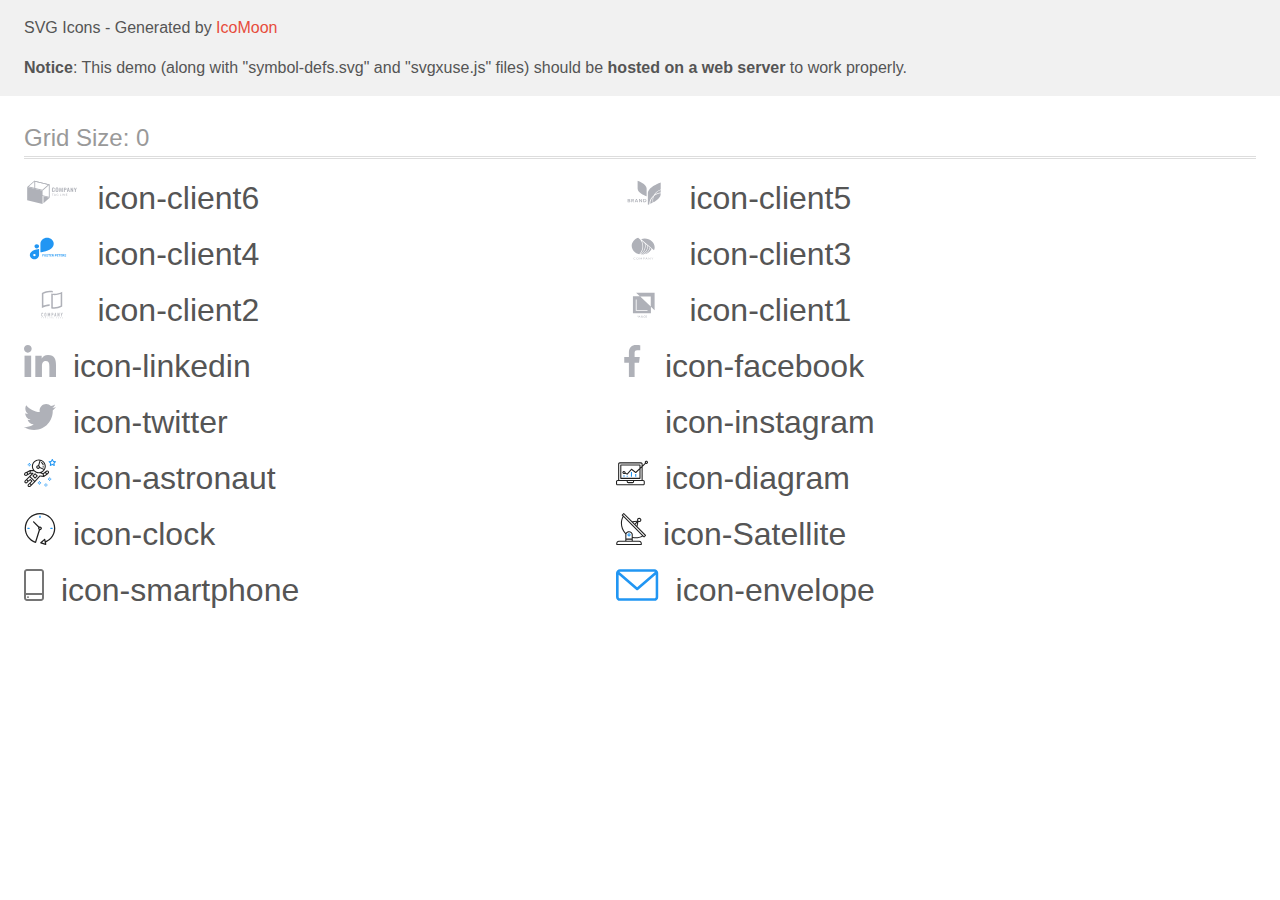
<file: image/icon-original/demo-external-svg.html>
<!doctype html>
<html>
<head>
    <title>IcoMoon - SVG Icons</title>
    <meta charset="utf-8">
    <meta name="viewport" content="width=device-width, initial-scale=1">
    <link rel="stylesheet" href="demo-files/demo.css">
    <link rel="stylesheet" href="style.css">
</head>
<body>
<header class="bgc1 clearfix">
<div class="mhl">
    <p>SVG Icons - Generated by <a href="https://icomoon.io/app">IcoMoon</a></p><p><strong>Notice</strong>: This demo (along with "symbol-defs.svg" and "svgxuse.js" files) should be <b>hosted on a web server</b> to work properly.</p>
</div>
</header>
    <div class="clearfix mhl ptl">
        <h1 class="mvm mtn fgc1">Grid Size: 0</h1>
        <div class="glyph fs1">
            <div class="clearfix pbs">
                <svg class="icon icon-client6"><use xlink:href="symbol-defs.svg#icon-client6"></use></svg><span class="name"> icon-client6</span>
            </div>
        </div>
        <div class="glyph fs1">
            <div class="clearfix pbs">
                <svg class="icon icon-client5"><use xlink:href="symbol-defs.svg#icon-client5"></use></svg><span class="name"> icon-client5</span>
            </div>
        </div>
        <div class="glyph fs1">
            <div class="clearfix pbs">
                <svg class="icon icon-client4"><use xlink:href="symbol-defs.svg#icon-client4"></use></svg><span class="name"> icon-client4</span>
            </div>
        </div>
        <div class="glyph fs1">
            <div class="clearfix pbs">
                <svg class="icon icon-client3"><use xlink:href="symbol-defs.svg#icon-client3"></use></svg><span class="name"> icon-client3</span>
            </div>
        </div>
        <div class="glyph fs1">
            <div class="clearfix pbs">
                <svg class="icon icon-client2"><use xlink:href="symbol-defs.svg#icon-client2"></use></svg><span class="name"> icon-client2</span>
            </div>
        </div>
        <div class="glyph fs1">
            <div class="clearfix pbs">
                <svg class="icon icon-client1"><use xlink:href="symbol-defs.svg#icon-client1"></use></svg><span class="name"> icon-client1</span>
            </div>
        </div>
        <div class="glyph fs1">
            <div class="clearfix pbs">
                <svg class="icon icon-linkedin"><use xlink:href="symbol-defs.svg#icon-linkedin"></use></svg><span class="name"> icon-linkedin</span>
            </div>
        </div>
        <div class="glyph fs1">
            <div class="clearfix pbs">
                <svg class="icon icon-facebook"><use xlink:href="symbol-defs.svg#icon-facebook"></use></svg><span class="name"> icon-facebook</span>
            </div>
        </div>
        <div class="glyph fs1">
            <div class="clearfix pbs">
                <svg class="icon icon-twitter"><use xlink:href="symbol-defs.svg#icon-twitter"></use></svg><span class="name"> icon-twitter</span>
            </div>
        </div>
        <div class="glyph fs1">
            <div class="clearfix pbs">
                <svg class="icon icon-instagram"><use xlink:href="symbol-defs.svg#icon-instagram"></use></svg><span class="name"> icon-instagram</span>
            </div>
        </div>
        <div class="glyph fs1">
            <div class="clearfix pbs">
                <svg class="icon icon-astronaut"><use xlink:href="symbol-defs.svg#icon-astronaut"></use></svg><span class="name"> icon-astronaut</span>
            </div>
        </div>
        <div class="glyph fs1">
            <div class="clearfix pbs">
                <svg class="icon icon-diagram"><use xlink:href="symbol-defs.svg#icon-diagram"></use></svg><span class="name"> icon-diagram</span>
            </div>
        </div>
        <div class="glyph fs1">
            <div class="clearfix pbs">
                <svg class="icon icon-clock"><use xlink:href="symbol-defs.svg#icon-clock"></use></svg><span class="name"> icon-clock</span>
            </div>
        </div>
        <div class="glyph fs1">
            <div class="clearfix pbs">
                <svg class="icon icon-Satellite"><use xlink:href="symbol-defs.svg#icon-Satellite"></use></svg><span class="name"> icon-Satellite</span>
            </div>
        </div>
        <div class="glyph fs1">
            <div class="clearfix pbs">
                <svg class="icon icon-smartphone"><use xlink:href="symbol-defs.svg#icon-smartphone"></use></svg><span class="name"> icon-smartphone</span>
            </div>
        </div>
        <div class="glyph fs1">
            <div class="clearfix pbs">
                <svg class="icon icon-envelope"><use xlink:href="symbol-defs.svg#icon-envelope"></use></svg><span class="name"> icon-envelope</span>
            </div>
        </div>
  </div>
<script defer src="svgxuse.js"></script>
</body>
</html>
</file>
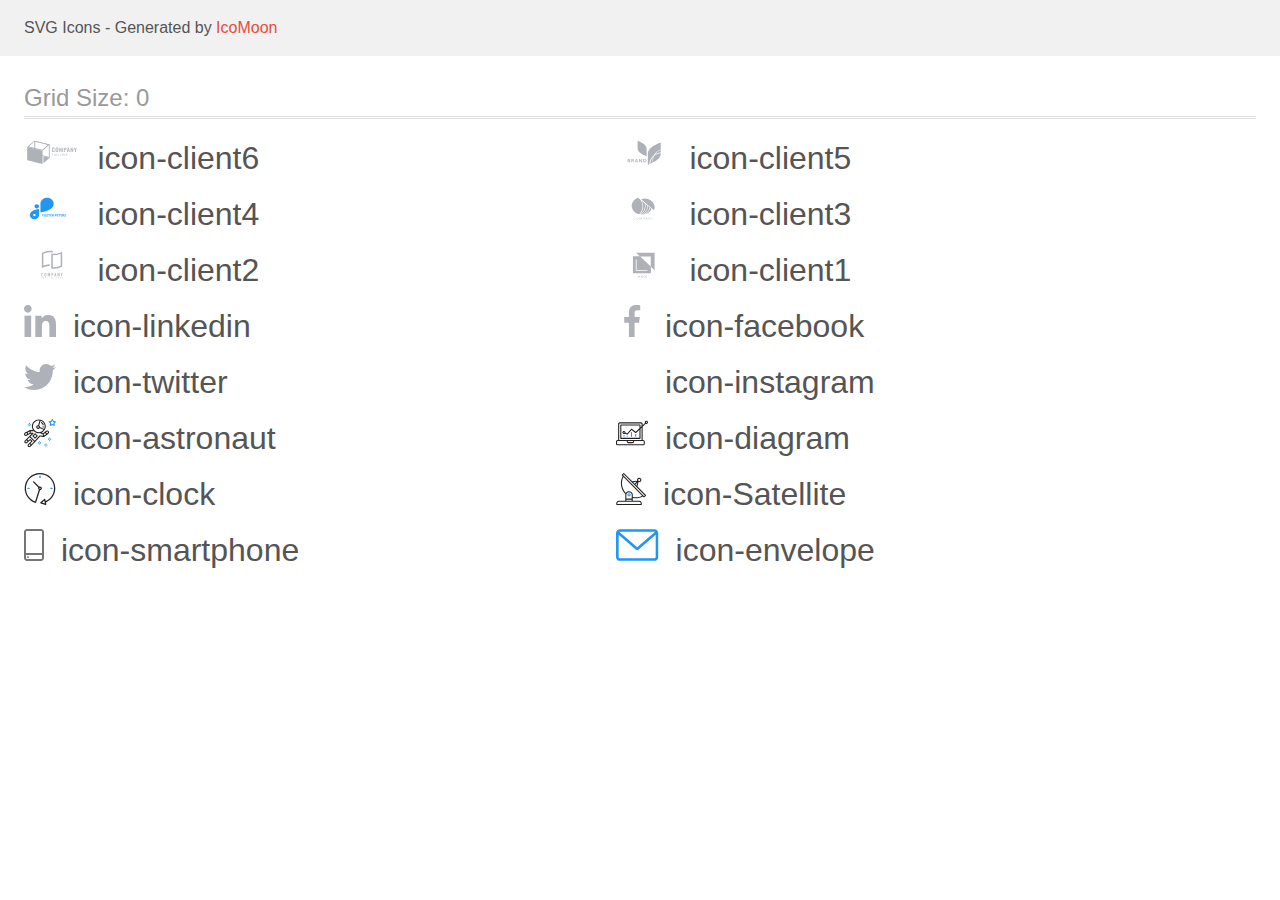
<file: image/icon-original/demo.html>
<!doctype html>
<html>
<head>
    <title>IcoMoon - SVG Icons</title>
    <meta charset="utf-8">
    <meta name="viewport" content="width=device-width, initial-scale=1">
    <link rel="stylesheet" href="demo-files/demo.css">
    <link rel="stylesheet" href="style.css">
</head>
<body>
<svg aria-hidden="true" style="position: absolute; width: 0; height: 0; overflow: hidden;" version="1.1" xmlns="http://www.w3.org/2000/svg" xmlns:xlink="http://www.w3.org/1999/xlink">
<defs>
<symbol id="icon-client6" viewBox="0 0 57 32">
<path fill="#afb1b8" style="fill: var(--color1, #afb1b8)" d="M28.493 14.618c-0.236-0.315-0.349-0.686-0.323-1.061v-1.538c0-0.471 0.107-0.83 0.321-1.075s0.581-0.367 1.102-0.366c0.489 0 0.836 0.104 1.042 0.313 0.224 0.266 0.333 0.592 0.308 0.92v0.361h-0.875v-0.366c0.003-0.12-0.005-0.24-0.025-0.358-0.013-0.081-0.057-0.156-0.125-0.213-0.090-0.061-0.203-0.091-0.317-0.083-0.12-0.008-0.239 0.024-0.333 0.088-0.076 0.063-0.127 0.145-0.145 0.235-0.025 0.126-0.037 0.253-0.034 0.38v1.866c-0.014 0.18 0.025 0.36 0.112 0.524 0.044 0.055 0.104 0.099 0.175 0.127s0.149 0.038 0.226 0.029c0.112 0.008 0.223-0.022 0.31-0.084 0.071-0.061 0.117-0.141 0.13-0.227 0.020-0.124 0.030-0.249 0.027-0.374v-0.379h0.875v0.346c0.025 0.342-0.082 0.682-0.303 0.967-0.201 0.228-0.544 0.343-1.047 0.343s-0.884-0.122-1.1-0.375z"></path>
<path fill="#afb1b8" style="fill: var(--color1, #afb1b8)" d="M32.137 14.633c-0.221-0.239-0.332-0.588-0.332-1.050v-1.617c0-0.457 0.11-0.802 0.332-1.037s0.591-0.351 1.109-0.35c0.515 0 0.882 0.117 1.103 0.35 0.221 0.235 0.333 0.58 0.333 1.037v1.617c0 0.457-0.112 0.807-0.337 1.048s-0.591 0.361-1.1 0.361c-0.509 0-0.886-0.122-1.109-0.36zM33.654 14.245c0.079-0.15 0.115-0.314 0.105-0.479v-1.98c0.010-0.161-0.025-0.322-0.103-0.469-0.044-0.057-0.106-0.101-0.179-0.129s-0.152-0.037-0.231-0.027c-0.079-0.009-0.159 0-0.231 0.028s-0.135 0.072-0.18 0.129c-0.080 0.146-0.116 0.308-0.105 0.469v1.99c-0.011 0.165 0.025 0.329 0.105 0.479 0.051 0.050 0.114 0.091 0.185 0.119s0.147 0.042 0.225 0.042c0.078 0 0.154-0.014 0.225-0.042s0.134-0.068 0.185-0.119v-0.009z"></path>
<path fill="#afb1b8" style="fill: var(--color1, #afb1b8)" d="M35.735 10.626h0.942l0.708 2.984 0.725-2.984h0.917l0.092 4.308h-0.678l-0.072-2.994-0.699 2.994h-0.544l-0.725-3.005-0.067 3.005h-0.685l0.085-4.308z"></path>
<path fill="#afb1b8" style="fill: var(--color1, #afb1b8)" d="M40.176 10.626h1.468c0.846 0 1.268 0.408 1.268 1.223 0 0.781-0.445 1.171-1.335 1.17h-0.5v1.915h-0.906l0.005-4.308zM41.43 12.467c0.090 0.010 0.18 0.003 0.266-0.021s0.165-0.063 0.232-0.115c0.104-0.146 0.15-0.316 0.13-0.486 0.005-0.131-0.010-0.263-0.044-0.391-0.013-0.043-0.036-0.083-0.067-0.118s-0.070-0.065-0.114-0.087c-0.126-0.052-0.265-0.076-0.404-0.069h-0.352v1.287h0.352z"></path>
<path fill="#afb1b8" style="fill: var(--color1, #afb1b8)" d="M44.218 10.626h0.973l0.998 4.308h-0.844l-0.197-0.993h-0.868l-0.203 0.993h-0.857l0.998-4.308zM45.050 13.441l-0.339-1.808-0.339 1.808h0.678z"></path>
<path fill="#afb1b8" style="fill: var(--color1, #afb1b8)" d="M46.996 10.626h0.634l1.214 2.457v-2.457h0.752v4.308h-0.603l-1.221-2.565v2.565h-0.777l0.002-4.308z"></path>
<path fill="#afb1b8" style="fill: var(--color1, #afb1b8)" d="M51.357 13.291l-1.009-2.659h0.85l0.616 1.708 0.578-1.708h0.832l-0.997 2.659v1.642h-0.87v-1.642z"></path>
<path fill="#afb1b8" style="fill: var(--color1, #afb1b8)" d="M29.892 16.817v0.225h-0.739v1.75h-0.31v-1.75h-0.743v-0.225h1.792z"></path>
<path fill="#afb1b8" style="fill: var(--color1, #afb1b8)" d="M32.209 18.793h-0.239c-0.024 0.001-0.048-0.005-0.067-0.019-0.018-0.011-0.032-0.027-0.040-0.045l-0.214-0.469h-1.026l-0.214 0.469c-0.006 0.020-0.017 0.038-0.033 0.053-0.019 0.013-0.043 0.020-0.067 0.019h-0.239l0.906-1.976h0.315l0.917 1.968zM30.709 18.059h0.855l-0.362-0.804c-0.027-0.061-0.049-0.123-0.067-0.186-0.013 0.038-0.024 0.073-0.034 0.105l-0.033 0.083-0.359 0.802z"></path>
<path fill="#afb1b8" style="fill: var(--color1, #afb1b8)" d="M33.771 18.599c0.057 0.003 0.114 0.003 0.17 0 0.049-0.004 0.097-0.012 0.145-0.023 0.044-0.009 0.088-0.021 0.13-0.036 0.040-0.014 0.080-0.031 0.121-0.048v-0.444h-0.362c-0.009 0-0.018-0.001-0.026-0.003s-0.016-0.007-0.023-0.012c-0.006-0.004-0.011-0.010-0.014-0.016s-0.005-0.013-0.004-0.020v-0.152h0.703v0.757c-0.057 0.035-0.118 0.067-0.181 0.094-0.065 0.028-0.132 0.050-0.201 0.067-0.074 0.019-0.15 0.032-0.227 0.041-0.088 0.008-0.176 0.013-0.264 0.012-0.156 0.001-0.311-0.024-0.457-0.073-0.136-0.047-0.259-0.117-0.362-0.206-0.101-0.090-0.18-0.196-0.234-0.313-0.057-0.131-0.085-0.27-0.083-0.41-0.002-0.141 0.026-0.281 0.082-0.413 0.052-0.117 0.132-0.224 0.234-0.313 0.103-0.089 0.227-0.159 0.362-0.205 0.155-0.050 0.32-0.075 0.486-0.074 0.084-0 0.169 0.006 0.252 0.017 0.074 0.010 0.146 0.027 0.216 0.050 0.063 0.021 0.124 0.047 0.181 0.078 0.056 0.031 0.108 0.065 0.158 0.103l-0.087 0.122c-0.007 0.011-0.017 0.021-0.029 0.027s-0.027 0.010-0.041 0.010c-0.020-0.001-0.040-0.006-0.056-0.016-0.027-0.013-0.056-0.028-0.089-0.047-0.038-0.021-0.079-0.039-0.121-0.053-0.054-0.019-0.11-0.033-0.167-0.044-0.076-0.012-0.153-0.018-0.23-0.017-0.12-0.001-0.238 0.017-0.35 0.055-0.101 0.035-0.192 0.088-0.266 0.156-0.075 0.071-0.132 0.155-0.169 0.246-0.081 0.214-0.081 0.445 0 0.659 0.040 0.093 0.101 0.178 0.181 0.249 0.074 0.068 0.164 0.121 0.265 0.156 0.115 0.034 0.237 0.047 0.359 0.039v0z"></path>
<path fill="#afb1b8" style="fill: var(--color1, #afb1b8)" d="M36.659 18.567h0.989v0.225h-1.292v-1.976h0.31l-0.007 1.75z"></path>
<path fill="#afb1b8" style="fill: var(--color1, #afb1b8)" d="M38.678 18.792h-0.31v-1.976h0.31v1.976z"></path>
<path fill="#afb1b8" style="fill: var(--color1, #afb1b8)" d="M39.83 16.826c0.018 0.009 0.034 0.021 0.047 0.036l1.324 1.489c-0.002-0.023-0.002-0.047 0-0.070 0-0.022 0-0.044 0-0.064v-1.408h0.27v1.984h-0.156c-0.023 0.002-0.046-0.002-0.067-0.011-0.019-0.010-0.035-0.023-0.049-0.038l-1.323-1.488c0 0.023 0 0.045 0 0.067s0 0.042 0 0.061v1.408h-0.259v-1.976h0.161c0.017 0 0.035 0.003 0.051 0.009v0z"></path>
<path fill="#afb1b8" style="fill: var(--color1, #afb1b8)" d="M43.753 16.817v0.217h-1.098v0.652h0.89v0.21h-0.89v0.674h1.098v0.217h-1.417v-1.971h1.417z"></path>
<path fill="#afb1b8" style="fill: var(--color1, #afb1b8)" d="M11.286 4.616l13.757 3.372v11.818l-13.757-3.371v-11.819zM10.404 3.609v13.401l15.52 3.806v-13.399l-15.52-3.807z"></path>
<path fill="#afb1b8" style="fill: var(--color1, #afb1b8)" d="M18.722 27.036l-15.522-3.809v-13.399l15.522 3.807v13.401z"></path>
<path fill="#afb1b8" style="fill: var(--color1, #afb1b8)" d="M10.661 4.465l13.578 3.33-5.774 4.987-13.58-3.332 5.776-4.985zM10.404 3.609l-7.204 6.219 15.522 3.807 7.202-6.219-15.52-3.807z"></path>
<path fill="#afb1b8" style="fill: var(--color1, #afb1b8)" d="M19.595 26.282l6.329-5.465-6.329-1.553v7.018z"></path>
</symbol>
<symbol id="icon-client5" viewBox="0 0 57 32">
<path fill="#afb1b8" style="fill: var(--color1, #afb1b8)" d="M14.27 23.859c0.13 0.147 0.199 0.332 0.196 0.521 0.007 0.123-0.017 0.247-0.070 0.361s-0.132 0.216-0.233 0.297c-0.252 0.175-0.565 0.26-0.881 0.24h-1.549v-3.302h1.517c0.299-0.018 0.596 0.059 0.84 0.219 0.098 0.075 0.176 0.17 0.227 0.277s0.074 0.224 0.068 0.341c0.009 0.182-0.054 0.361-0.176 0.505-0.118 0.131-0.28 0.222-0.462 0.258 0.205 0.034 0.391 0.134 0.523 0.282v0zM12.454 23.36h0.648c0.147 0.010 0.294-0.029 0.412-0.11 0.049-0.040 0.087-0.090 0.111-0.146s0.034-0.116 0.028-0.176c0.005-0.060-0.005-0.12-0.029-0.175s-0.061-0.106-0.108-0.147c-0.122-0.083-0.273-0.123-0.425-0.111h-0.638v0.866zM13.578 24.627c0.052-0.041 0.093-0.093 0.12-0.151s0.038-0.121 0.034-0.184c0.004-0.064-0.008-0.127-0.035-0.186s-0.069-0.111-0.121-0.153c-0.127-0.086-0.283-0.128-0.44-0.119h-0.68v0.908h0.689c0.155 0.008 0.309-0.032 0.435-0.114v0z"></path>
<path fill="#afb1b8" style="fill: var(--color1, #afb1b8)" d="M17.371 25.278l-0.844-1.291h-0.317v1.291h-0.726v-3.302h1.374c0.346-0.022 0.689 0.078 0.957 0.281 0.192 0.179 0.308 0.415 0.327 0.666s-0.061 0.499-0.224 0.7c-0.17 0.178-0.401 0.296-0.655 0.336l0.898 1.32h-0.789zM16.21 23.538h0.594c0.412 0 0.618-0.167 0.618-0.5 0.004-0.068-0.007-0.136-0.033-0.2s-0.066-0.122-0.118-0.171c-0.13-0.099-0.298-0.147-0.467-0.134h-0.601l0.007 1.005z"></path>
<path fill="#afb1b8" style="fill: var(--color1, #afb1b8)" d="M21.339 24.614h-1.446l-0.255 0.665h-0.761l1.328-3.265h0.823l1.323 3.265h-0.761l-0.25-0.665zM21.145 24.114l-0.529-1.394-0.529 1.394h1.057z"></path>
<path fill="#afb1b8" style="fill: var(--color1, #afb1b8)" d="M26.305 25.278h-0.721l-1.616-2.245v2.245h-0.719v-3.302h0.719l1.616 2.258v-2.258h0.721v3.302z"></path>
<path fill="#afb1b8" style="fill: var(--color1, #afb1b8)" d="M30.417 24.488c-0.149 0.249-0.376 0.452-0.652 0.582-0.314 0.145-0.662 0.217-1.013 0.208h-1.283v-3.302h1.283c0.351-0.008 0.698 0.061 1.013 0.203 0.276 0.127 0.503 0.328 0.652 0.576 0.148 0.269 0.226 0.565 0.226 0.866s-0.077 0.598-0.226 0.866v0zM29.593 24.409c0.206-0.219 0.319-0.499 0.319-0.788s-0.113-0.569-0.319-0.788c-0.249-0.199-0.573-0.3-0.902-0.281h-0.5v2.137h0.5c0.329 0.019 0.654-0.082 0.902-0.281z"></path>
<path fill="#afb1b8" style="fill: var(--color1, #afb1b8)" d="M21.79 3.609c0 0 9.301 3.215 9.103 7.867v7.869c0 0-9.294-3.217-9.1-7.869l-0.004-7.867z"></path>
<path fill="#afb1b8" style="fill: var(--color1, #afb1b8)" d="M39.179 17.503c1.757-1.107 3.788-1.792 5.909-1.994v-2.463c-2.444 0.862-4.517 2.426-5.909 4.457v0z"></path>
<path fill="#afb1b8" style="fill: var(--color1, #afb1b8)" d="M38.124 18.245c1.438-2.651 3.93-4.696 6.964-5.715v-7.098c0 0-13.245 4.58-12.965 11.205v11.203c0 0 0.59-0.205 1.519-0.589 0-0.358 0-0.719 0.042-1.082 0.274-3.076 1.871-5.926 4.44-7.924v0z"></path>
<path fill="#afb1b8" style="fill: var(--color1, #afb1b8)" d="M36.864 22.407c0.070-0.777 0.225-1.546 0.463-2.294-1.599 1.725-2.568 3.866-2.77 6.122-0.019 0.213-0.030 0.426-0.035 0.645 0.752-0.331 1.628-0.744 2.548-1.229-0.235-1.067-0.304-2.159-0.206-3.244v0z"></path>
<path fill="#afb1b8" style="fill: var(--color1, #afb1b8)" d="M37.391 22.447c-0.088 0.982-0.033 1.969 0.164 2.938 3.619-1.983 7.685-5.046 7.528-8.748v-0.323c-2.585 0.265-5.004 1.3-6.885 2.946-0.44 1.020-0.712 2.094-0.807 3.188v0z"></path>
</symbol>
<symbol id="icon-client4" viewBox="0 0 57 32">
<path fill="#2196f3" style="fill: var(--color2, #2196f3)" d="M12.878 11.255h-0.002c-1.279 0-2.316 0.921-2.316 2.058v0.001c0 1.137 1.037 2.058 2.316 2.058h0.002c1.279 0 2.316-0.921 2.316-2.058v-0.001c0-1.137-1.037-2.058-2.316-2.058z"></path>
<path fill="#2196f3" style="fill: var(--color2, #2196f3)" d="M29.971 10.597c-0.004-1.579-0.711-3.092-1.967-4.208s-2.958-1.745-4.735-1.749v0c-1.777 0.003-3.48 0.631-4.737 1.748s-1.964 2.63-1.968 4.209v0 8.706c0 0 13.405-1.327 13.406-8.704v-0.001z"></path>
<path fill="#2196f3" style="fill: var(--color2, #2196f3)" d="M5.867 22.16c0.003 1.098 0.496 2.151 1.369 2.928s2.058 1.215 3.294 1.218v0c1.236-0.003 2.42-0.441 3.294-1.218s1.366-1.829 1.37-2.927v0-6.057c0 0-9.327 0.924-9.327 6.056zM10.53 23.245c-0.242 0-0.478-0.064-0.678-0.183s-0.357-0.289-0.45-0.487c-0.092-0.198-0.117-0.417-0.069-0.627s0.163-0.404 0.334-0.556c0.171-0.152 0.388-0.255 0.625-0.297s0.482-0.020 0.706 0.062c0.223 0.082 0.414 0.221 0.548 0.4s0.206 0.388 0.206 0.603c0.001 0.143-0.031 0.284-0.092 0.417s-0.151 0.252-0.264 0.353c-0.114 0.101-0.248 0.182-0.397 0.236s-0.308 0.083-0.468 0.083v-0.004z"></path>
<path fill="#2196f3" style="fill: var(--color2, #2196f3)" d="M19.956 22.647h-0.9v0.93h-0.469v-2.275h1.481v0.38h-1.012v0.588h0.9v0.378zM22.209 22.491c0 0.224-0.040 0.42-0.119 0.589s-0.193 0.299-0.341 0.391c-0.147 0.092-0.316 0.137-0.506 0.137-0.189 0-0.357-0.045-0.505-0.136s-0.262-0.22-0.344-0.387c-0.081-0.169-0.122-0.363-0.123-0.581v-0.112c0-0.224 0.040-0.421 0.12-0.591 0.081-0.171 0.195-0.302 0.342-0.392 0.148-0.092 0.317-0.137 0.506-0.137s0.358 0.046 0.505 0.137c0.148 0.091 0.262 0.221 0.342 0.392 0.081 0.17 0.122 0.366 0.122 0.589v0.102zM21.734 22.388c0-0.238-0.043-0.42-0.128-0.544s-0.207-0.186-0.366-0.186c-0.157 0-0.279 0.061-0.364 0.184-0.085 0.122-0.129 0.301-0.13 0.538v0.111c0 0.232 0.043 0.412 0.128 0.541s0.208 0.192 0.369 0.192c0.157 0 0.278-0.061 0.363-0.184 0.084-0.124 0.127-0.304 0.128-0.541v-0.111zM23.73 22.98c0-0.089-0.031-0.156-0.094-0.203-0.063-0.048-0.175-0.098-0.337-0.15-0.163-0.053-0.291-0.105-0.386-0.156-0.258-0.14-0.387-0.328-0.387-0.564 0-0.123 0.034-0.232 0.103-0.328 0.070-0.097 0.169-0.172 0.298-0.227 0.13-0.054 0.276-0.081 0.438-0.081 0.163 0 0.307 0.030 0.434 0.089 0.127 0.058 0.226 0.141 0.295 0.248s0.106 0.229 0.106 0.366h-0.469c0-0.104-0.033-0.185-0.098-0.242s-0.158-0.087-0.277-0.087c-0.115 0-0.204 0.024-0.267 0.073-0.064 0.048-0.095 0.111-0.095 0.191 0 0.074 0.037 0.136 0.111 0.186 0.075 0.050 0.185 0.097 0.33 0.141 0.267 0.080 0.461 0.18 0.583 0.298s0.183 0.267 0.183 0.444c0 0.197-0.075 0.352-0.223 0.464-0.149 0.111-0.349 0.167-0.602 0.167-0.175 0-0.334-0.032-0.478-0.095-0.144-0.065-0.254-0.153-0.33-0.264s-0.113-0.241-0.113-0.388h0.47c0 0.251 0.15 0.377 0.45 0.377 0.111 0 0.198-0.022 0.261-0.067 0.063-0.046 0.094-0.109 0.094-0.191zM26.231 21.682h-0.697v1.895h-0.469v-1.895h-0.687v-0.38h1.853v0.38zM27.869 22.591h-0.9v0.609h1.056v0.377h-1.525v-2.275h1.522v0.38h-1.053v0.542h0.9v0.367zM29.142 22.744h-0.373v0.833h-0.469v-2.275h0.845c0.269 0 0.476 0.060 0.622 0.18s0.219 0.289 0.219 0.508c0 0.155-0.034 0.285-0.102 0.389-0.067 0.103-0.168 0.185-0.305 0.247l0.492 0.93v0.022h-0.503l-0.427-0.833zM28.769 22.365h0.378c0.118 0 0.209-0.030 0.273-0.089 0.065-0.060 0.097-0.143 0.097-0.248 0-0.107-0.031-0.192-0.092-0.253-0.060-0.061-0.154-0.092-0.28-0.092h-0.377v0.683zM31.609 22.775v0.802h-0.469v-2.275h0.887c0.171 0 0.321 0.031 0.45 0.094s0.23 0.152 0.3 0.267c0.070 0.115 0.105 0.245 0.105 0.392 0 0.223-0.077 0.399-0.23 0.528-0.152 0.128-0.363 0.192-0.633 0.192h-0.411zM31.609 22.396h0.419c0.124 0 0.218-0.029 0.283-0.088 0.066-0.058 0.098-0.142 0.098-0.25 0-0.111-0.033-0.202-0.098-0.27s-0.156-0.104-0.272-0.106h-0.43v0.714zM34.575 22.591h-0.9v0.609h1.056v0.377h-1.525v-2.275h1.522v0.38h-1.053v0.542h0.9v0.367zM36.75 21.682h-0.697v1.895h-0.469v-1.895h-0.688v-0.38h1.853v0.38zM38.387 22.591h-0.9v0.609h1.056v0.377h-1.525v-2.275h1.522v0.38h-1.053v0.542h0.9v0.367zM39.661 22.744h-0.373v0.833h-0.469v-2.275h0.845c0.269 0 0.476 0.060 0.622 0.18s0.219 0.289 0.219 0.508c0 0.155-0.034 0.285-0.102 0.389-0.067 0.103-0.168 0.185-0.305 0.247l0.492 0.93v0.022h-0.503l-0.427-0.833zM39.287 22.365h0.378c0.118 0 0.209-0.030 0.273-0.089 0.065-0.060 0.097-0.143 0.097-0.248 0-0.107-0.031-0.192-0.092-0.253-0.060-0.061-0.154-0.092-0.28-0.092h-0.377v0.683zM42.042 22.98c0-0.089-0.031-0.156-0.094-0.203-0.063-0.048-0.175-0.098-0.337-0.15-0.163-0.053-0.291-0.105-0.386-0.156-0.258-0.14-0.388-0.328-0.388-0.564 0-0.123 0.034-0.232 0.103-0.328 0.070-0.097 0.169-0.172 0.298-0.227 0.13-0.054 0.276-0.081 0.438-0.081 0.163 0 0.307 0.030 0.434 0.089 0.127 0.058 0.226 0.141 0.295 0.248 0.071 0.107 0.106 0.229 0.106 0.366h-0.469c0-0.104-0.033-0.185-0.098-0.242s-0.158-0.087-0.277-0.087c-0.115 0-0.204 0.024-0.267 0.073-0.064 0.048-0.095 0.111-0.095 0.191 0 0.074 0.037 0.136 0.111 0.186 0.075 0.050 0.185 0.097 0.33 0.141 0.267 0.080 0.461 0.18 0.583 0.298s0.183 0.267 0.183 0.444c0 0.197-0.074 0.352-0.223 0.464-0.149 0.111-0.349 0.167-0.602 0.167-0.175 0-0.334-0.032-0.478-0.095-0.144-0.065-0.254-0.153-0.33-0.264-0.075-0.111-0.112-0.241-0.112-0.388h0.47c0 0.251 0.15 0.377 0.45 0.377 0.111 0 0.198-0.022 0.261-0.067 0.063-0.046 0.094-0.109 0.094-0.191z"></path>
</symbol>
<symbol id="icon-client3" viewBox="0 0 57 32">
<path fill="#afb1b8" style="fill: var(--color1, #afb1b8)" d="M19.417 26.187c0.008 0 0.017 0.002 0.025 0.005s0.015 0.007 0.020 0.013l0.116 0.111c-0.090 0.090-0.202 0.162-0.327 0.211-0.147 0.053-0.305 0.079-0.464 0.076-0.149 0.003-0.298-0.021-0.436-0.071-0.125-0.045-0.237-0.113-0.329-0.2-0.094-0.089-0.166-0.194-0.212-0.308-0.051-0.127-0.076-0.261-0.074-0.396-0.002-0.135 0.025-0.27 0.080-0.397 0.051-0.115 0.127-0.22 0.225-0.308 0.099-0.087 0.218-0.155 0.349-0.201 0.143-0.048 0.296-0.072 0.449-0.071 0.143-0.003 0.285 0.019 0.417 0.064 0.115 0.043 0.221 0.104 0.313 0.178l-0.097 0.119c-0.007 0.008-0.015 0.016-0.025 0.021-0.012 0.007-0.025 0.010-0.039 0.009-0.015-0.001-0.030-0.005-0.042-0.013l-0.052-0.032-0.073-0.040c-0.031-0.015-0.064-0.028-0.097-0.039-0.043-0.013-0.087-0.024-0.132-0.032-0.057-0.009-0.115-0.013-0.173-0.013-0.111-0.001-0.22 0.017-0.323 0.053-0.096 0.034-0.182 0.084-0.253 0.149-0.073 0.069-0.128 0.15-0.164 0.238-0.041 0.101-0.061 0.207-0.060 0.313-0.002 0.108 0.018 0.216 0.060 0.318 0.035 0.087 0.090 0.167 0.161 0.236 0.067 0.064 0.149 0.114 0.241 0.147 0.095 0.034 0.197 0.051 0.3 0.050 0.059 0.001 0.119-0.003 0.177-0.010 0.096-0.010 0.188-0.039 0.269-0.085 0.041-0.023 0.079-0.049 0.115-0.078 0.015-0.012 0.035-0.020 0.055-0.020v0z"></path>
<path fill="#afb1b8" style="fill: var(--color1, #afb1b8)" d="M22.776 25.629c0.002 0.134-0.025 0.267-0.078 0.393-0.047 0.114-0.122 0.218-0.219 0.305s-0.214 0.155-0.344 0.2c-0.285 0.094-0.599 0.094-0.884 0-0.129-0.046-0.245-0.114-0.342-0.201-0.097-0.089-0.172-0.194-0.221-0.308-0.105-0.255-0.105-0.533 0-0.787 0.050-0.115 0.125-0.22 0.221-0.31 0.097-0.084 0.214-0.15 0.342-0.193 0.284-0.096 0.6-0.096 0.884 0 0.129 0.046 0.246 0.114 0.343 0.201 0.096 0.088 0.17 0.191 0.22 0.304 0.054 0.127 0.080 0.261 0.078 0.395zM22.47 25.629c0.002-0.107-0.016-0.214-0.055-0.316-0.033-0.087-0.086-0.168-0.156-0.236-0.068-0.065-0.152-0.116-0.246-0.149-0.207-0.069-0.436-0.069-0.643 0-0.094 0.033-0.178 0.084-0.246 0.149-0.071 0.068-0.125 0.149-0.157 0.236-0.074 0.206-0.074 0.426 0 0.632 0.033 0.087 0.086 0.168 0.157 0.236 0.068 0.065 0.152 0.115 0.246 0.148 0.207 0.067 0.435 0.067 0.643 0 0.093-0.033 0.177-0.083 0.246-0.148 0.070-0.069 0.123-0.149 0.156-0.236 0.039-0.102 0.058-0.209 0.055-0.316v0z"></path>
<path fill="#afb1b8" style="fill: var(--color1, #afb1b8)" d="M25.067 25.96l0.030 0.071c0.012-0.025 0.022-0.048 0.033-0.071 0.011-0.024 0.024-0.047 0.038-0.070l0.743-1.174c0.015-0.020 0.028-0.033 0.042-0.037 0.020-0.005 0.040-0.007 0.061-0.006h0.22v1.909h-0.26v-1.404c0-0.018 0-0.038 0-0.059-0.001-0.022-0.001-0.044 0-0.066l-0.747 1.19c-0.009 0.018-0.025 0.033-0.044 0.043s-0.041 0.016-0.064 0.016h-0.042c-0.023 0-0.045-0.005-0.064-0.016s-0.034-0.026-0.044-0.044l-0.769-1.198c0 0.023 0 0.046 0 0.068s0 0.043 0 0.061v1.404h-0.252v-1.905h0.22c0.021-0.001 0.041 0.001 0.061 0.006 0.018 0.008 0.032 0.021 0.041 0.037l0.759 1.175c0.015 0.022 0.028 0.045 0.038 0.068v0z"></path>
<path fill="#afb1b8" style="fill: var(--color1, #afb1b8)" d="M27.864 25.865v0.715h-0.291v-1.906h0.649c0.122-0.002 0.244 0.012 0.362 0.042 0.094 0.023 0.181 0.064 0.256 0.119 0.065 0.052 0.114 0.116 0.145 0.187 0.034 0.078 0.051 0.161 0.049 0.244 0.001 0.084-0.017 0.167-0.054 0.244-0.035 0.073-0.089 0.138-0.157 0.191-0.075 0.057-0.162 0.1-0.257 0.126-0.113 0.031-0.232 0.046-0.35 0.044l-0.352-0.005zM27.864 25.66h0.352c0.076 0.001 0.153-0.009 0.225-0.029 0.060-0.018 0.115-0.046 0.163-0.082 0.044-0.035 0.078-0.078 0.099-0.126 0.024-0.051 0.036-0.105 0.035-0.16 0.003-0.053-0.007-0.106-0.029-0.155s-0.057-0.094-0.102-0.13c-0.111-0.075-0.251-0.112-0.391-0.102h-0.352v0.786z"></path>
<path fill="#afb1b8" style="fill: var(--color1, #afb1b8)" d="M31.772 26.583h-0.23c-0.023 0.001-0.046-0.006-0.064-0.018-0.017-0.012-0.029-0.027-0.038-0.044l-0.198-0.461h-0.993l-0.205 0.461c-0.008 0.017-0.020 0.032-0.036 0.043-0.018 0.013-0.042 0.020-0.065 0.019h-0.23l0.872-1.909h0.302l0.884 1.909zM30.333 25.874h0.82l-0.346-0.777c-0.026-0.058-0.048-0.118-0.065-0.179l-0.034 0.1c-0.010 0.030-0.022 0.058-0.032 0.081l-0.343 0.776z"></path>
<path fill="#afb1b8" style="fill: var(--color1, #afb1b8)" d="M33.029 24.682c0.017 0.008 0.032 0.020 0.044 0.034l1.272 1.439c0-0.023 0-0.046 0-0.067s0-0.043 0-0.063v-1.352h0.26v1.909h-0.145c-0.021 0.001-0.041-0.003-0.060-0.011-0.018-0.009-0.034-0.021-0.047-0.035l-1.271-1.438c0.001 0.022 0.001 0.044 0 0.066 0 0.021 0 0.040 0 0.058v1.361h-0.26v-1.909h0.154c0.018-0 0.036 0.003 0.052 0.009v0z"></path>
<path fill="#afb1b8" style="fill: var(--color1, #afb1b8)" d="M36.748 25.823v0.758h-0.291v-0.758l-0.804-1.15h0.26c0.022-0.001 0.045 0.005 0.063 0.016 0.016 0.012 0.029 0.027 0.039 0.043l0.503 0.742c0.020 0.032 0.038 0.061 0.052 0.088s0.026 0.054 0.036 0.081l0.038-0.082c0.014-0.030 0.031-0.059 0.049-0.087l0.496-0.747c0.010-0.015 0.023-0.028 0.038-0.040 0.017-0.013 0.040-0.020 0.063-0.019h0.263l-0.806 1.155z"></path>
<path fill="#afb1b8" style="fill: var(--color1, #afb1b8)" d="M24.923 21.47c0.127 0.014 0.255 0.025 0.384 0.035 1.962-0.763 3.622-2.011 4.772-3.588s1.74-3.415 1.695-5.282l-2.162-1.879c0.44 1.988 0.234 4.043-0.594 5.935s-2.245 3.547-4.094 4.779v0z"></path>
<path fill="#afb1b8" style="fill: var(--color1, #afb1b8)" d="M24.151 21.383l0.058 0.010c1.975-1.228 3.482-2.942 4.323-4.921s0.981-4.133 0.4-6.181l-3.080-2.676c1.246 2.2 1.747 4.661 1.446 7.098s-1.393 4.75-3.147 6.67v0z"></path>
<path fill="#afb1b8" style="fill: var(--color1, #afb1b8)" d="M34.596 14.841c-0.523 2.052-1.794 3.902-3.624 5.276-0.534 0.404-1.111 0.763-1.722 1.074 1.49-0.38 2.859-1.053 4.003-1.966s2.030-2.042 2.592-3.3l-1.249-1.084z"></path>
<path fill="#afb1b8" style="fill: var(--color1, #afb1b8)" d="M34.106 14.539l-1.778-1.545c-0.034 1.762-0.61 3.483-1.669 4.986s-2.562 2.731-4.352 3.559h0.009c0.399-0 0.798-0.021 1.194-0.062 1.673-0.593 3.151-1.537 4.303-2.748s1.94-2.65 2.295-4.189v0z"></path>
<path fill="#afb1b8" style="fill: var(--color1, #afb1b8)" d="M24.409 6.486l-2.122-1.846c-1.897 0.637-3.528 1.756-4.68 3.212s-1.772 3.179-1.778 4.946v0c0.007 1.952 0.763 3.846 2.149 5.383s3.322 2.628 5.501 3.101c1.946-2.060 3.085-4.605 3.252-7.266s-0.647-5.299-2.323-7.53v0z"></path>
<path fill="#afb1b8" style="fill: var(--color1, #afb1b8)" d="M39.008 14.255c-0.008-2.316-1.070-4.535-2.955-6.173s-4.439-2.561-7.105-2.567v0c-1.232-0.001-2.453 0.196-3.602 0.582l12.99 11.286c0.445-0.998 0.673-2.058 0.672-3.128v0z"></path>
</symbol>
<symbol id="icon-client2" viewBox="0 0 57 32">
<path fill="#afb1b8" style="fill: var(--color1, #afb1b8)" d="M26.727 3.165h-0.073c-0.112-0.007-0.224-0.010-0.336-0.012v0h-0.243c-0.212 0-0.428 0.005-0.642 0.016-0.016-0.001-0.032-0.001-0.049 0-1.944 0.11-3.848 0.596-5.609 1.431l-0.231 0.111v11.809l0.54-0.183c0.474-0.163 0.978-0.309 1.5-0.445 1.411-0.362 2.861-0.555 4.317-0.574v1.551c-0.193 0.001-0.38 0.007-0.568 0.016h-0.045c-1.121 0.061-2.233 0.232-3.322 0.51-1.378 0.345-2.708 0.863-3.957 1.542v-15.145c1.298-0.757 2.695-1.325 4.151-1.688 1.278-0.33 2.593-0.5 3.913-0.504h0.228c0.273 0.007 0.538 0.019 0.788 0.038 0.658 0.046 1.31 0.15 1.95 0.311v1.527c-0.621-0.145-1.253-0.24-1.889-0.285-0.013-0.001-0.026-0.002-0.039-0.003-0.132-0.011-0.263-0.022-0.386-0.022zM29.415 4.726c0.339 0.026 0.689 0.038 1.044 0.038 1.388-0.005 2.769-0.182 4.114-0.528 1.378-0.346 2.706-0.865 3.956-1.543v14.875c-1.298 0.756-2.696 1.325-4.153 1.688-1.279 0.329-2.593 0.498-3.913 0.503-1 0.008-1.997-0.11-2.968-0.35v-14.971c0.229 0.053 0.465 0.102 0.706 0.142 0.394 0.066 0.81 0.115 1.214 0.145zM36.985 4.841l-0.54 0.182c-0.497 0.167-0.997 0.316-1.5 0.449-1.465 0.377-2.971 0.57-4.483 0.575-0.352 0-0.676-0.010-0.989-0.030l-0.43-0.028v12.148l0.37 0.033c0.343 0.030 0.696 0.045 1.052 0.045 1.191-0.005 2.377-0.159 3.531-0.457 0.95-0.238 1.874-0.57 2.759-0.991l0.231-0.111v-11.813z"></path>
<path fill="#afb1b8" style="fill: var(--color1, #afb1b8)" d="M19.060 24.113c-0.078-0.080-0.171-0.144-0.274-0.186s-0.214-0.061-0.326-0.057c-0.119-0.002-0.237 0.021-0.347 0.065-0.101 0.040-0.193 0.101-0.27 0.178s-0.135 0.17-0.174 0.271c-0.042 0.107-0.063 0.22-0.062 0.335v2.023c-0.005 0.143 0.022 0.284 0.080 0.415 0.048 0.104 0.117 0.196 0.202 0.271 0.081 0.068 0.176 0.117 0.278 0.144 0.098 0.028 0.2 0.042 0.302 0.042 0.113 0.001 0.224-0.023 0.326-0.070 0.101-0.044 0.193-0.108 0.27-0.187 0.075-0.079 0.135-0.171 0.177-0.271 0.043-0.102 0.065-0.212 0.065-0.323v-0.226h-0.529v0.18c0.002 0.062-0.009 0.123-0.031 0.18-0.017 0.043-0.043 0.082-0.077 0.114-0.033 0.026-0.070 0.046-0.111 0.058-0.036 0.012-0.073 0.018-0.111 0.019-0.047 0.006-0.095-0.002-0.139-0.021s-0.081-0.049-0.11-0.088c-0.050-0.081-0.074-0.176-0.070-0.271v-1.887c-0.003-0.105 0.019-0.208 0.065-0.302 0.027-0.043 0.066-0.077 0.112-0.098s0.097-0.030 0.147-0.024c0.046-0.002 0.091 0.008 0.132 0.028s0.077 0.049 0.104 0.086c0.059 0.078 0.090 0.173 0.088 0.271v0.175h0.524v-0.206c0.001-0.121-0.021-0.241-0.065-0.354-0.039-0.106-0.099-0.203-0.177-0.285v0z"></path>
<path fill="#afb1b8" style="fill: var(--color1, #afb1b8)" d="M22.202 24.090c-0.169-0.142-0.381-0.221-0.602-0.222-0.108 0-0.215 0.020-0.316 0.057-0.103 0.037-0.198 0.093-0.279 0.165-0.088 0.079-0.158 0.175-0.205 0.283-0.053 0.124-0.079 0.257-0.077 0.392v1.941c-0.004 0.137 0.023 0.272 0.077 0.397 0.048 0.104 0.118 0.197 0.205 0.271 0.081 0.075 0.176 0.133 0.279 0.171 0.101 0.037 0.208 0.056 0.316 0.057s0.215-0.020 0.316-0.057c0.105-0.038 0.202-0.096 0.286-0.171 0.084-0.076 0.152-0.168 0.2-0.271 0.054-0.125 0.081-0.261 0.077-0.397v-1.941c0.003-0.135-0.024-0.268-0.077-0.392-0.047-0.107-0.115-0.203-0.2-0.283v0zM21.955 26.706c0.004 0.052-0.003 0.104-0.021 0.152s-0.047 0.092-0.084 0.128c-0.070 0.059-0.158 0.091-0.249 0.091s-0.179-0.032-0.249-0.091c-0.037-0.036-0.066-0.080-0.084-0.128s-0.025-0.101-0.021-0.152v-1.941c-0.004-0.052 0.003-0.104 0.021-0.152s0.047-0.092 0.084-0.128c0.070-0.059 0.158-0.091 0.249-0.091s0.179 0.032 0.249 0.091c0.037 0.036 0.066 0.080 0.084 0.128s0.025 0.101 0.021 0.152v1.941z"></path>
<path fill="#afb1b8" style="fill: var(--color1, #afb1b8)" d="M26.329 27.573v-3.674h-0.509l-0.668 1.945h-0.009l-0.673-1.945h-0.503v3.674h0.525v-2.235h0.009l0.514 1.58h0.262l0.518-1.58h0.009v2.235h0.525z"></path>
<path fill="#afb1b8" style="fill: var(--color1, #afb1b8)" d="M29.311 24.157c-0.081-0.091-0.183-0.16-0.297-0.201-0.123-0.040-0.251-0.059-0.38-0.057h-0.78v3.674h0.523v-1.435h0.27c0.163 0.007 0.326-0.027 0.472-0.1 0.119-0.066 0.218-0.163 0.287-0.281 0.061-0.098 0.101-0.206 0.12-0.32 0.021-0.138 0.030-0.278 0.028-0.418 0.005-0.176-0.012-0.353-0.051-0.525-0.035-0.127-0.101-0.243-0.193-0.338v0zM29.041 25.277c-0.002 0.067-0.019 0.132-0.049 0.191-0.030 0.056-0.077 0.102-0.135 0.129-0.078 0.035-0.162 0.050-0.247 0.046h-0.239v-1.249h0.27c0.081-0.004 0.162 0.012 0.236 0.046 0.054 0.031 0.097 0.079 0.123 0.136 0.029 0.065 0.044 0.134 0.046 0.205 0 0.077 0 0.159 0 0.244s0.005 0.174 0 0.252h-0.005z"></path>
<path fill="#afb1b8" style="fill: var(--color1, #afb1b8)" d="M31.791 23.899h-0.429l-0.809 3.674h0.523l0.154-0.789h0.714l0.154 0.789h0.524l-0.83-3.674zM31.308 26.283l0.258-1.332h0.009l0.256 1.332h-0.524z"></path>
<path fill="#afb1b8" style="fill: var(--color1, #afb1b8)" d="M35.173 26.112h-0.009l-0.791-2.213h-0.503v3.674h0.523v-2.209h0.011l0.8 2.209h0.492v-3.674h-0.523v2.213z"></path>
<path fill="#afb1b8" style="fill: var(--color1, #afb1b8)" d="M38.372 23.899l-0.421 1.461h-0.011l-0.421-1.461h-0.554l0.719 2.121v1.553h0.524v-1.553l0.719-2.121h-0.554z"></path>
<path fill="#afb1b8" style="fill: var(--color1, #afb1b8)" d="M17.6 28.61h0.252v0.708h0.171v-0.708h0.251v-0.145h-0.675v0.145z"></path>
<path fill="#afb1b8" style="fill: var(--color1, #afb1b8)" d="M19.721 28.465l-0.331 0.853h0.182l0.070-0.194h0.34l0.073 0.194h0.186l-0.339-0.853h-0.182zM19.694 28.981l0.116-0.316 0.116 0.316h-0.232z"></path>
<path fill="#afb1b8" style="fill: var(--color1, #afb1b8)" d="M21.818 29.004h0.197v0.11c-0.058 0.046-0.129 0.071-0.202 0.072-0.034 0.002-0.069-0.004-0.1-0.019s-0.059-0.036-0.081-0.063c-0.045-0.065-0.068-0.143-0.063-0.222 0-0.19 0.082-0.285 0.246-0.285 0.043-0.004 0.086 0.007 0.121 0.032s0.061 0.062 0.072 0.104l0.169-0.033c-0.036-0.167-0.156-0.251-0.362-0.251-0.11-0.003-0.216 0.036-0.298 0.11-0.043 0.042-0.076 0.094-0.097 0.15s-0.030 0.117-0.025 0.178c-0.005 0.117 0.034 0.231 0.109 0.32 0.042 0.043 0.092 0.077 0.148 0.098s0.116 0.031 0.176 0.027c0.134 0.004 0.263-0.045 0.362-0.136v-0.336h-0.37v0.144z"></path>
<path fill="#afb1b8" style="fill: var(--color1, #afb1b8)" d="M23.959 28.465h-0.173v0.853h0.598v-0.145h-0.425v-0.708z"></path>
<path fill="#afb1b8" style="fill: var(--color1, #afb1b8)" d="M25.769 28.465h-0.173v0.853h0.173v-0.853z"></path>
<path fill="#afb1b8" style="fill: var(--color1, #afb1b8)" d="M27.539 29.035l-0.349-0.57h-0.167v0.853h0.161v-0.557l0.343 0.557h0.171v-0.853h-0.158v0.57z"></path>
<path fill="#afb1b8" style="fill: var(--color1, #afb1b8)" d="M29.14 28.943h0.425v-0.145h-0.425v-0.187h0.457v-0.145h-0.63v0.853h0.648v-0.145h-0.475v-0.231z"></path>
<path fill="#afb1b8" style="fill: var(--color1, #afb1b8)" d="M33.020 28.802h-0.336v-0.336h-0.171v0.853h0.171v-0.373h0.336v0.373h0.171v-0.853h-0.171v0.336z"></path>
<path fill="#afb1b8" style="fill: var(--color1, #afb1b8)" d="M34.629 28.943h0.426v-0.145h-0.426v-0.187h0.459v-0.145h-0.63v0.853h0.646v-0.145h-0.475v-0.231z"></path>
<path fill="#afb1b8" style="fill: var(--color1, #afb1b8)" d="M36.812 28.943c0.148-0.023 0.224-0.102 0.224-0.237 0.004-0.036-0.001-0.073-0.016-0.106s-0.038-0.062-0.068-0.083c-0.077-0.039-0.163-0.056-0.25-0.050h-0.362v0.853h0.171v-0.357h0.034c0.037-0.002 0.073 0.004 0.107 0.019 0.025 0.015 0.046 0.037 0.061 0.062l0.186 0.271h0.205l-0.104-0.167c-0.046-0.082-0.111-0.153-0.189-0.205v0zM36.64 28.825h-0.127v-0.214h0.135c0.059-0.005 0.118 0.002 0.174 0.020 0.012 0.011 0.022 0.025 0.029 0.040s0.009 0.032 0.009 0.049c-0.001 0.017-0.005 0.033-0.013 0.048s-0.019 0.027-0.032 0.037c-0.056 0.017-0.115 0.024-0.174 0.020v0z"></path>
<path fill="#afb1b8" style="fill: var(--color1, #afb1b8)" d="M38.458 28.943h0.425v-0.145h-0.425v-0.187h0.459v-0.145h-0.631v0.853h0.648v-0.145h-0.475v-0.231z"></path>
</symbol>
<symbol id="icon-client1" viewBox="0 0 57 32">
<path fill="#afb1b8" style="fill: var(--color1, #afb1b8)" d="M20.267 3.733l3.738 3.538-6.938-0.004v17.166h18.133v-6.564l3.733 3.534v-17.671h-18.667zM35.036 17.455l-10.597-10.032h10.597v10.032zM31.746 21.923h-11.81v-11.545h0.835v10.764h10.975v0.782zM22.725 26.72l-0.436 0.898-0.436-0.898h-0.366l0.637 1.198v0.698h0.331v-0.698l0.635-1.198h-0.365zM23.273 28.615l0.154-0.441h0.734l0.155 0.441h0.344l-0.717-1.896h-0.296l-0.716 1.896h0.342zM23.794 27.122l0.275 0.786h-0.549l0.275-0.786zM25.531 27.863c-0.048 0.073-0.072 0.153-0.072 0.241 0 0.16 0.056 0.29 0.168 0.389s0.263 0.148 0.451 0.148 0.349-0.051 0.484-0.152l0.107 0.126h0.367l-0.279-0.329c0.109-0.149 0.164-0.341 0.164-0.574h-0.275c0 0.128-0.026 0.243-0.079 0.348l-0.366-0.432 0.129-0.094c0.091-0.066 0.157-0.132 0.197-0.198s0.060-0.14 0.060-0.219c0-0.12-0.044-0.22-0.133-0.301s-0.201-0.122-0.339-0.122c-0.153 0-0.274 0.043-0.365 0.13s-0.135 0.203-0.135 0.352c0 0.061 0.014 0.124 0.043 0.189s0.081 0.144 0.155 0.237c-0.141 0.101-0.235 0.188-0.283 0.262zM26.386 28.282c-0.093 0.071-0.193 0.107-0.299 0.107-0.095 0-0.17-0.027-0.227-0.082s-0.085-0.126-0.085-0.214c0-0.102 0.052-0.192 0.156-0.271l0.040-0.029 0.414 0.488zM26.046 27.442c-0.089-0.11-0.134-0.202-0.134-0.275 0-0.063 0.018-0.116 0.055-0.158s0.085-0.063 0.147-0.063c0.057 0 0.105 0.018 0.142 0.053s0.056 0.077 0.056 0.126c0 0.075-0.027 0.136-0.081 0.184l-0.040 0.033-0.145 0.099zM29.132 28.472c0.13-0.114 0.205-0.272 0.224-0.474h-0.328c-0.017 0.135-0.059 0.232-0.124 0.29s-0.162 0.087-0.292 0.087c-0.142 0-0.249-0.054-0.323-0.161s-0.109-0.264-0.109-0.469v-0.168c0.002-0.202 0.041-0.355 0.117-0.46s0.188-0.158 0.331-0.158c0.123 0 0.217 0.030 0.28 0.091s0.104 0.158 0.12 0.294h0.328c-0.021-0.207-0.095-0.368-0.223-0.482s-0.296-0.171-0.505-0.171c-0.155 0-0.293 0.037-0.411 0.111s-0.209 0.179-0.272 0.315c-0.063 0.136-0.095 0.294-0.095 0.473v0.177c0.003 0.174 0.035 0.328 0.098 0.46s0.151 0.234 0.266 0.306c0.115 0.071 0.249 0.107 0.4 0.107 0.216 0 0.389-0.056 0.52-0.169zM31.068 28.206c0.064-0.141 0.096-0.304 0.096-0.49v-0.105c-0.001-0.185-0.034-0.347-0.099-0.486s-0.158-0.247-0.277-0.32c-0.119-0.075-0.256-0.112-0.41-0.112s-0.292 0.038-0.411 0.113c-0.119 0.075-0.211 0.183-0.277 0.324s-0.098 0.305-0.098 0.49v0.107c0.001 0.181 0.034 0.342 0.099 0.48s0.159 0.246 0.279 0.322c0.121 0.075 0.258 0.112 0.411 0.112 0.155 0 0.293-0.037 0.411-0.112s0.212-0.183 0.276-0.323zM30.716 27.135c0.080 0.112 0.12 0.273 0.12 0.483v0.099c0 0.214-0.040 0.376-0.119 0.487s-0.19 0.167-0.336 0.167c-0.144 0-0.257-0.057-0.339-0.171s-0.121-0.275-0.121-0.483v-0.109c0.002-0.204 0.043-0.362 0.122-0.473s0.192-0.168 0.335-0.168c0.146 0 0.258 0.056 0.337 0.168z"></path>
</symbol>
<symbol id="icon-linkedin" viewBox="0 0 32 32">
<path fill="#afb1b8" style="fill: var(--color1, #afb1b8)" d="M31.992 32v-0.001h0.008v-11.736c0-5.741-1.236-10.164-7.948-10.164-3.227 0-5.392 1.771-6.276 3.449h-0.093v-2.913h-6.364v21.364h6.627v-10.579c0-2.785 0.528-5.479 3.977-5.479 3.399 0 3.449 3.179 3.449 5.657v10.401h6.62z"></path>
<path fill="#afb1b8" style="fill: var(--color1, #afb1b8)" d="M0.528 10.636h6.635v21.364h-6.635v-21.364z"></path>
<path fill="#afb1b8" style="fill: var(--color1, #afb1b8)" d="M3.843 0c-2.121 0-3.843 1.721-3.843 3.843s1.721 3.879 3.843 3.879c2.121 0 3.843-1.757 3.843-3.879-0.001-2.121-1.723-3.843-3.843-3.843v0z"></path>
</symbol>
<symbol id="icon-facebook" viewBox="0 0 32 32">
<path fill="#afb1b8" style="fill: var(--color1, #afb1b8)" d="M21.329 5.313h2.921v-5.088c-0.504-0.069-2.237-0.225-4.256-0.225-4.212 0-7.097 2.649-7.097 7.519v4.481h-4.648v5.688h4.648v14.312h5.699v-14.311h4.46l0.708-5.688h-5.169v-3.919c0.001-1.644 0.444-2.769 2.735-2.769v0z"></path>
</symbol>
<symbol id="icon-twitter" viewBox="0 0 32 32">
<path fill="#afb1b8" style="fill: var(--color1, #afb1b8)" d="M32 6.078c-1.19 0.522-2.458 0.868-3.78 1.036 1.36-0.812 2.398-2.088 2.886-3.626-1.268 0.756-2.668 1.29-4.16 1.588-1.204-1.282-2.92-2.076-4.792-2.076-3.632 0-6.556 2.948-6.556 6.562 0 0.52 0.044 1.020 0.152 1.496-5.454-0.266-10.28-2.88-13.522-6.862-0.566 0.982-0.898 2.106-0.898 3.316 0 2.272 1.17 4.286 2.914 5.452-1.054-0.020-2.088-0.326-2.964-0.808 0 0.020 0 0.046 0 0.072 0 3.188 2.274 5.836 5.256 6.446-0.534 0.146-1.116 0.216-1.72 0.216-0.42 0-0.844-0.024-1.242-0.112 0.85 2.598 3.262 4.508 6.13 4.57-2.232 1.746-5.066 2.798-8.134 2.798-0.538 0-1.054-0.024-1.57-0.090 2.906 1.874 6.35 2.944 10.064 2.944 12.072 0 18.672-10 18.672-18.668 0-0.29-0.010-0.57-0.024-0.848 1.302-0.924 2.396-2.078 3.288-3.406z"></path>
</symbol>
<symbol id="icon-instagram" viewBox="0 0 32 32">
<path fill="#fff" style="fill: var(--color3, #fff)" d="M31.969 9.408c-0.075-1.7-0.35-2.869-0.744-3.882-0.406-1.075-1.032-2.038-1.851-2.838-0.8-0.813-1.769-1.444-2.832-1.844-1.019-0.394-2.182-0.669-3.882-0.744-1.713-0.081-2.257-0.1-6.601-0.1s-4.888 0.019-6.595 0.094c-1.7 0.075-2.869 0.35-3.882 0.744-1.075 0.406-2.038 1.031-2.838 1.85-0.813 0.8-1.444 1.769-1.844 2.832-0.394 1.019-0.669 2.182-0.744 3.882-0.081 1.713-0.1 2.257-0.1 6.601s0.019 4.888 0.094 6.595c0.075 1.7 0.35 2.869 0.744 3.882 0.406 1.075 1.038 2.038 1.85 2.838 0.8 0.813 1.769 1.444 2.832 1.844 1.019 0.394 2.182 0.669 3.882 0.744 1.706 0.075 2.25 0.094 6.595 0.094s4.888-0.019 6.595-0.094c1.7-0.075 2.869-0.35 3.882-0.744 2.151-0.832 3.851-2.532 4.682-4.682 0.394-1.019 0.669-2.182 0.744-3.882 0.075-1.707 0.094-2.251 0.094-6.595s-0.006-4.888-0.081-6.595zM29.087 22.473c-0.069 1.563-0.331 2.407-0.55 2.969-0.538 1.394-1.644 2.5-3.038 3.038-0.563 0.219-1.413 0.481-2.969 0.55-1.688 0.075-2.194 0.094-6.464 0.094s-4.782-0.019-6.464-0.094c-1.563-0.069-2.407-0.331-2.969-0.55-0.694-0.256-1.325-0.663-1.838-1.194-0.531-0.519-0.938-1.144-1.194-1.838-0.219-0.563-0.481-1.413-0.55-2.969-0.075-1.688-0.094-2.194-0.094-6.464s0.019-4.782 0.094-6.464c0.069-1.563 0.331-2.407 0.55-2.969 0.256-0.694 0.663-1.325 1.2-1.838 0.519-0.531 1.144-0.938 1.838-1.194 0.563-0.219 1.413-0.481 2.969-0.55 1.688-0.075 2.194-0.094 6.464-0.094 4.276 0 4.782 0.019 6.464 0.094 1.563 0.069 2.407 0.331 2.969 0.55 0.694 0.256 1.325 0.662 1.838 1.194 0.531 0.519 0.938 1.144 1.194 1.838 0.219 0.563 0.481 1.413 0.55 2.969 0.075 1.688 0.094 2.194 0.094 6.464s-0.019 4.77-0.094 6.458z"></path>
<path fill="#fff" style="fill: var(--color3, #fff)" d="M16.059 7.783c-4.538 0-8.22 3.682-8.22 8.22s3.682 8.22 8.22 8.22c4.539 0 8.22-3.682 8.22-8.22s-3.682-8.22-8.22-8.22zM16.059 21.335c-2.944 0-5.332-2.388-5.332-5.332s2.388-5.332 5.332-5.332c2.944 0 5.332 2.388 5.332 5.332s-2.388 5.332-5.332 5.332v0z"></path>
<path fill="#fff" style="fill: var(--color3, #fff)" d="M26.524 7.458c0 1.060-0.859 1.919-1.919 1.919s-1.919-0.859-1.919-1.919c0-1.060 0.859-1.919 1.919-1.919s1.919 0.859 1.919 1.919v0z"></path>
</symbol>
<symbol id="icon-astronaut" viewBox="0 0 32 32">
<path fill="#2196f3" style="fill: var(--color2, #2196f3)" d="M31.974 4.524c-0.063-0.193-0.229-0.333-0.43-0.363l-1.91-0.278-0.855-1.731c-0.179-0.365-0.777-0.365-0.956 0l-0.855 1.731-1.91 0.278c-0.201 0.029-0.367 0.17-0.431 0.363-0.062 0.193-0.011 0.405 0.135 0.547l1.383 1.348-0.326 1.903c-0.034 0.2 0.048 0.402 0.212 0.522 0.166 0.121 0.382 0.135 0.562 0.040l1.709-0.899 1.709 0.899c0.078 0.041 0.164 0.061 0.249 0.061 0.11 0 0.221-0.034 0.314-0.102 0.164-0.119 0.246-0.322 0.212-0.522l-0.326-1.903 1.383-1.348c0.145-0.142 0.197-0.354 0.135-0.547zM29.511 5.851c-0.125 0.122-0.183 0.299-0.153 0.472l0.191 1.114-1-0.526c-0.078-0.041-0.163-0.061-0.249-0.061s-0.17 0.020-0.249 0.061l-1.001 0.526 0.191-1.114c0.030-0.173-0.028-0.349-0.153-0.472l-0.81-0.789 1.119-0.163c0.174-0.025 0.324-0.134 0.402-0.292l0.5-1.013 0.5 1.013c0.078 0.157 0.228 0.267 0.402 0.292l1.119 0.163-0.809 0.789z"></path>
<path fill="#2196f3" style="fill: var(--color2, #2196f3)" d="M26.134 20.522h-1.067v1.067h1.067v-1.067z"></path>
<path fill="#2196f3" style="fill: var(--color2, #2196f3)" d="M26.134 22.656h-1.067v1.067h1.067v-1.067z"></path>
<path fill="#2196f3" style="fill: var(--color2, #2196f3)" d="M27.2 21.589h-1.067v1.067h1.067v-1.067z"></path>
<path fill="#2196f3" style="fill: var(--color2, #2196f3)" d="M25.067 21.589h-1.067v1.067h1.067v-1.067z"></path>
<path fill="#2196f3" style="fill: var(--color2, #2196f3)" d="M22.4 26.389h-1.067v1.067h1.067v-1.067z"></path>
<path fill="#2196f3" style="fill: var(--color2, #2196f3)" d="M22.4 28.522h-1.067v1.067h1.067v-1.067z"></path>
<path fill="#2196f3" style="fill: var(--color2, #2196f3)" d="M23.467 27.456h-1.067v1.067h1.067v-1.067z"></path>
<path fill="#2196f3" style="fill: var(--color2, #2196f3)" d="M21.333 27.456h-1.067v1.067h1.067v-1.067z"></path>
<path fill="#2196f3" style="fill: var(--color2, #2196f3)" d="M16 24.256h-1.067v1.067h1.067v-1.067z"></path>
<path fill="#2196f3" style="fill: var(--color2, #2196f3)" d="M16 26.389h-1.067v1.067h1.067v-1.067z"></path>
<path fill="#2196f3" style="fill: var(--color2, #2196f3)" d="M17.067 25.322h-1.067v1.067h1.067v-1.067z"></path>
<path fill="#2196f3" style="fill: var(--color2, #2196f3)" d="M14.933 25.322h-1.067v1.067h1.067v-1.067z"></path>
<path fill="#2196f3" style="fill: var(--color2, #2196f3)" d="M5.867 6.122h-1.067v1.067h1.067v-1.067z"></path>
<path fill="#2196f3" style="fill: var(--color2, #2196f3)" d="M5.867 8.255h-1.067v1.067h1.067v-1.067z"></path>
<path fill="#2196f3" style="fill: var(--color2, #2196f3)" d="M6.933 7.189h-1.067v1.067h1.067v-1.067z"></path>
<path fill="#2196f3" style="fill: var(--color2, #2196f3)" d="M4.8 7.189h-1.067v1.067h1.067v-1.067z"></path>
<path fill="#212121" style="fill: var(--color4, #212121)" d="M24.715 14.159c-0.287-0.388-0.709-0.637-1.188-0.705-0.481-0.068-0.956 0.058-1.34 0.352l-1.252 0.96-1.898 1.417-1.358-0.541c2.421-1.086 4.114-3.508 4.114-6.32 0-3.823-3.123-6.933-6.961-6.933s-6.961 3.11-6.961 6.933c0 1.386 0.414 2.674 1.12 3.758l-2.764-0.024c-0.002 0-0.003 0-0.005 0-0.009 0-0.015 0.004-0.023 0.005-0.053 0.002-0.105 0.013-0.155 0.031-0.013 0.005-0.026 0.008-0.038 0.013-0.006 0.003-0.013 0.003-0.019 0.006l-3.233 1.596c-0.001 0-0.001 0-0.001 0.001l-1.893 0.911c-0.021 0.009-0.042 0.021-0.063 0.035-0.755 0.502-1.012 1.489-0.598 2.295 0.22 0.429 0.595 0.745 1.056 0.889 0.178 0.055 0.359 0.083 0.539 0.083 0.29 0 0.577-0.071 0.839-0.211l1.388-0.738 2.264-1.169 1.357-0.008-5.442 5.416c-0.001 0.001-0.001 0.001-0.002 0.001l-1.339 1.333c-0.316 0.315-0.49 0.732-0.49 1.178s0.174 0.863 0.49 1.179c0.325 0.323 0.752 0.485 1.179 0.485s0.854-0.162 1.18-0.485l1.314-1.309 1.741-1.3 0.901 0.897-1.762 1.754c-0 0.001-0.001 0.001-0.002 0.001l-1.339 1.333c-0.316 0.315-0.49 0.732-0.49 1.178s0.174 0.863 0.49 1.179c0.325 0.323 0.753 0.485 1.18 0.485s0.855-0.162 1.18-0.485l3.482-3.467c0.001-0.001 0.001-0.001 0.001-0.002l1.010-1-0.004-0.004c0.006-0.006 0.015-0.009 0.022-0.015l5.166-5.658 3.471 0.494c0.025 0.004 0.050 0.005 0.075 0.005 0.065 0 0.127-0.015 0.187-0.038 0.018-0.006 0.033-0.015 0.050-0.023 0.019-0.010 0.039-0.015 0.058-0.027l3.213-2.133c0.012-0.008 0.018-0.021 0.029-0.029 0.013-0.010 0.029-0.014 0.041-0.026l1.271-1.191c0.662-0.62 0.753-1.635 0.212-2.362zM2.13 17.77c-0.173 0.093-0.37 0.111-0.558 0.052-0.187-0.058-0.338-0.186-0.427-0.358-0.161-0.314-0.068-0.695 0.214-0.902l1.314-0.632 0.449 1.312-0.992 0.528zM5.628 15.942l-1.548 0.8-0.439-1.283 2.027-1.001-0.040 1.484zM20.727 9.322c0 0.918-0.219 1.785-0.599 2.559l-4.181-1.899c-0.044-0.573-0.341-1.075-0.788-1.388l1.464-4.86c2.378 0.756 4.105 2.974 4.105 5.588zM8.938 9.322c0-3.235 2.644-5.867 5.894-5.867 0.253 0 0.5 0.021 0.745 0.052l-1.432 4.754c-0.019-0.001-0.037-0.006-0.057-0.006-1.033 0-1.873 0.837-1.873 1.867s0.84 1.867 1.873 1.867c0.694 0 1.294-0.383 1.618-0.945l3.862 1.755c-1.075 1.446-2.795 2.39-4.737 2.39-3.25 0-5.894-2.632-5.894-5.867zM14.894 10.122c0 0.441-0.362 0.8-0.806 0.8s-0.806-0.359-0.806-0.8c0-0.441 0.362-0.8 0.806-0.8s0.806 0.359 0.806 0.8zM2.465 25.146c-0.236 0.234-0.619 0.234-0.854 0.001-0.114-0.114-0.176-0.263-0.176-0.423s0.062-0.309 0.176-0.421l0.962-0.958 0.851 0.848-0.959 0.955zM5.679 28.88c-0.236 0.234-0.619 0.235-0.855 0.001-0.114-0.114-0.176-0.263-0.176-0.423s0.062-0.309 0.176-0.421l0.963-0.959 0.852 0.848-0.96 0.955zM9.16 25.411c-0.001 0-0.001 0-0.002 0.001l-1.765 1.76-0.852-0.848 1.763-1.755c0 0 0 0 0-0s0.001-0.001 0.002-0.001c0.040-0.040 0.065-0.088 0.090-0.135 0.007-0.014 0.020-0.026 0.026-0.040 0.017-0.041 0.019-0.085 0.026-0.129 0.003-0.025 0.014-0.047 0.014-0.073 0-0.036-0.013-0.070-0.020-0.106-0.006-0.032-0.006-0.065-0.019-0.095-0.020-0.050-0.055-0.094-0.091-0.138-0.010-0.012-0.014-0.027-0.025-0.038 0 0 0 0-0.001 0s-0.001-0.002-0.001-0.002l-1.607-1.6c-0.017-0.017-0.039-0.024-0.058-0.038-0.028-0.022-0.055-0.042-0.087-0.058-0.030-0.015-0.061-0.024-0.093-0.033-0.034-0.010-0.067-0.017-0.103-0.020-0.033-0.002-0.063 0.001-0.095 0.005-0.036 0.004-0.069 0.009-0.104 0.020-0.034 0.011-0.063 0.027-0.094 0.045-0.020 0.011-0.042 0.015-0.061 0.029l-1.773 1.324-0.901-0.897 2.399-2.386 4.361 4.289-0.928 0.919zM15.979 18.394c-0.015-0.002-0.030 0.004-0.045 0.003-0.039-0.002-0.076 0.001-0.115 0.007-0.030 0.005-0.059 0.011-0.088 0.021-0.034 0.012-0.065 0.028-0.097 0.047-0.030 0.018-0.057 0.037-0.083 0.061-0.013 0.011-0.028 0.017-0.040 0.029l-4.698 5.146-4.328-4.257 2.833-2.818c0.209-0.208 0.21-0.546 0.002-0.755-0.105-0.105-0.243-0.157-0.381-0.156v-0.001l-2.219 0.013 0.028-1.607 3.104 0.027c1.265 1.294 3.029 2.101 4.981 2.101 0.437 0 0.864-0.045 1.279-0.123 0.040 0.032 0.079 0.065 0.13 0.085l2.41 0.96 0.331 1.644-3.003-0.427zM20.020 18.572l-0.313-1.558 1.446-1.080 0.947 1.257-2.080 1.381zM23.774 15.741l-0.838 0.785-0.931-1.236 0.831-0.637c0.155-0.119 0.351-0.168 0.543-0.143 0.193 0.027 0.364 0.128 0.48 0.284 0.217 0.292 0.18 0.699-0.085 0.947z"></path>
<path fill="#212121" style="fill: var(--color4, #212121)" d="M13.602 18.544l-2.143-2.133c-0.207-0.207-0.545-0.207-0.753 0l-2.142 2.133c-0.1 0.101-0.157 0.236-0.157 0.378s0.056 0.278 0.157 0.378l2.142 2.133c0.104 0.103 0.241 0.155 0.377 0.155s0.273-0.052 0.376-0.155l2.143-2.133c0.1-0.1 0.157-0.236 0.157-0.378s-0.057-0.278-0.157-0.378zM11.083 20.303l-1.387-1.381 1.387-1.381 1.387 1.381-1.387 1.381z"></path>
<path fill="#212121" style="fill: var(--color4, #212121)" d="M17.164 5.071l-0.258 1.036c0.071 0.018 1.738 0.452 1.738 2.149h1.067c-0-2.017-1.666-2.965-2.547-3.185z"></path>
<path fill="#212121" style="fill: var(--color4, #212121)" d="M19.711 9.322h-1.067v1.067h1.067v-1.067z"></path>
</symbol>
<symbol id="icon-diagram" viewBox="0 0 32 32">
<path fill="#2196f3" style="fill: var(--color2, #2196f3)" d="M14.926 14.965h1.066v4.798h-1.066v-4.797z"></path>
<path fill="#2196f3" style="fill: var(--color2, #2196f3)" d="M19.19 17.097h1.066v2.665h-1.066v-2.665z"></path>
<path fill="#2196f3" style="fill: var(--color2, #2196f3)" d="M10.661 18.696h1.066v1.066h-1.066v-1.066z"></path>
<path fill="#2196f3" style="fill: var(--color2, #2196f3)" d="M7.463 18.163h1.066v1.599h-1.066v-1.599z"></path>
<path fill="#212121" style="fill: var(--color4, #212121)" d="M1.599 28.291h25.587c0.883 0 1.599-0.716 1.599-1.599v-2.132c0-0.883-0.716-1.599-1.599-1.599h-0.533v-13.293l3.028-2.868c0.703 0.346 1.553 0.136 2.013-0.499s0.396-1.508-0.152-2.068-1.42-0.644-2.065-0.198c-0.644 0.446-0.873 1.292-0.542 2.002l-2.281 2.163v-1.23c0-0.883-0.716-1.599-1.599-1.599h-21.322c-0.883 0-1.599 0.716-1.599 1.599v15.992h-0.533c-0.883 0-1.599 0.716-1.599 1.599v2.132c0 0.883 0.716 1.599 1.599 1.599zM30.384 4.837c0.294 0 0.533 0.239 0.533 0.533s-0.239 0.533-0.533 0.533c-0.294 0-0.533-0.239-0.533-0.533s0.239-0.533 0.533-0.533zM3.198 6.969c0-0.294 0.239-0.533 0.533-0.533h21.322c0.294 0 0.533 0.239 0.533 0.533v2.239l-1.066 1.013v-2.186c0-0.294-0.239-0.533-0.533-0.533h-19.19c-0.294 0-0.533 0.239-0.533 0.533v13.326c0 0.294 0.239 0.533 0.533 0.533h19.19c0.294 0 0.533-0.239 0.533-0.533v-9.674l1.066-1.010v12.284h-22.388v-15.992zM7.996 13.899c-0.721-0.002-1.354 0.478-1.546 1.174s0.105 1.433 0.725 1.801c0.62 0.368 1.41 0.276 1.928-0.226l1.853 0.93c0.215 0.108 0.476 0.057 0.636-0.123l3.939-4.431 3.872 2.901c0.208 0.156 0.498 0.139 0.686-0.039l3.365-3.188v8.131h-18.124v-12.26h18.124v2.66l-3.771 3.572-3.904-2.927c-0.222-0.166-0.534-0.135-0.718 0.072l-3.993 4.493-1.493-0.746c0.011-0.064 0.018-0.129 0.020-0.193 0-0.883-0.716-1.599-1.599-1.599zM8.529 15.498c0 0.294-0.239 0.533-0.533 0.533s-0.533-0.239-0.533-0.533c0-0.294 0.239-0.533 0.533-0.533s0.533 0.239 0.533 0.533zM11.727 24.027h5.331v0.533c0 0.294-0.239 0.533-0.533 0.533h-4.264c-0.294 0-0.533-0.239-0.533-0.533v-0.533zM1.066 24.56c0-0.294 0.239-0.533 0.533-0.533h9.062v0.533c0 0.883 0.716 1.599 1.599 1.599h4.264c0.883 0 1.599-0.716 1.599-1.599v-0.533h9.062c0.294 0 0.533 0.239 0.533 0.533v2.132c0 0.294-0.239 0.533-0.533 0.533h-25.587c-0.294 0-0.533-0.239-0.533-0.533v-2.132z"></path>
</symbol>
<symbol id="icon-clock" viewBox="0 0 32 32">
<path fill="#212121" style="fill: var(--color4, #212121)" d="M31.297 15.301c-0.002-8.452-6.855-15.303-15.308-15.301s-15.303 6.855-15.301 15.308c0.001 6.658 4.307 12.551 10.649 14.576 0.061 0.019 0.124 0.029 0.187 0.029 0.121-0 0.239-0.032 0.342-0.094 0.135-0.080 0.236-0.207 0.283-0.356l3.865-12.25c1.057-0.005 1.909-0.866 1.903-1.923s-0.866-1.909-1.923-1.903c-0.284 0.001-0.565 0.067-0.82 0.191l-5.106-5.107c-0.253-0.245-0.657-0.238-0.902 0.016-0.239 0.247-0.239 0.639 0 0.886l5.103 5.109c-0.392 0.799-0.168 1.764 0.536 2.309l-3.683 11.673c-7.278-2.681-11.004-10.754-8.323-18.032s10.754-11.004 18.032-8.323 11.004 10.754 8.323 18.032c-1.31 3.556-4.001 6.431-7.462 7.973l-0.398-1.874c-0.073-0.344-0.411-0.565-0.756-0.492-0.109 0.023-0.209 0.074-0.292 0.148l-3.837 3.426c-0.263 0.234-0.287 0.637-0.052 0.9 0.076 0.085 0.174 0.149 0.283 0.184l4.899 1.563c0.335 0.108 0.694-0.077 0.802-0.412 0.034-0.106 0.040-0.219 0.017-0.328l-0.391-1.839c5.664-2.388 9.342-7.942 9.329-14.089v0zM15.992 14.664c0.352 0 0.638 0.286 0.638 0.638s-0.286 0.638-0.638 0.638c-0.352 0-0.638-0.285-0.638-0.638s0.285-0.638 0.638-0.638zM18.093 29.528l2.184-1.948 0.603 2.84-2.787-0.892z"></path>
<path fill="#2196f3" style="fill: var(--color2, #2196f3)" d="M15.354 3.185v1.275c0 0.352 0.285 0.638 0.638 0.638s0.638-0.285 0.638-0.638v-1.275c0-0.352-0.286-0.638-0.638-0.638s-0.638 0.286-0.638 0.638z"></path>
<path fill="#2196f3" style="fill: var(--color2, #2196f3)" d="M3.876 14.664c-0.352 0-0.638 0.286-0.638 0.638s0.285 0.638 0.638 0.638h1.275c0.352 0 0.638-0.285 0.638-0.638s-0.285-0.638-0.638-0.638h-1.275z"></path>
<path fill="#2196f3" style="fill: var(--color2, #2196f3)" d="M28.108 15.939c0.352 0 0.638-0.285 0.638-0.638s-0.285-0.638-0.638-0.638h-1.275c-0.352 0-0.638 0.286-0.638 0.638s0.286 0.638 0.638 0.638h1.275z"></path>
</symbol>
<symbol id="icon-Satellite" viewBox="0 0 30 32">
<path fill="#212121" style="fill: var(--color4, #212121)" d="M29.859 22.098l-8.443-8.505 0.937-4.615c0.242 0.094 0.499 0.144 0.758 0.146h0.006c1.192 0.014 2.17-0.941 2.184-2.133s-0.941-2.17-2.133-2.184c-1.192-0.014-2.17 0.941-2.184 2.133-0.003 0.255 0.039 0.509 0.125 0.749l-4.96 0.605-8.091-8.133c-0.099-0.101-0.235-0.159-0.377-0.16-0.14 0.001-0.274 0.056-0.373 0.155l-1.513 1.504c-0.208 0.208-0.208 0.546 0 0.754l0.814 0.826c-3.153 5.798-2.129 12.978 2.519 17.663 0.043 0.041 0.092 0.074 0.146 0.098-0.034 0.18-0.051 0.364-0.052 0.547v6.187h-6.4c-1.472 0.002-2.665 1.195-2.667 2.667v1.067c0 0.295 0.239 0.533 0.533 0.533h24.533c0.295 0 0.533-0.239 0.533-0.533v-1.067c-0.002-1.472-1.195-2.665-2.667-2.667h-6.4v-2.742c1.003 0.21 2.024 0.317 3.049 0.32 2.458-0.003 4.877-0.615 7.040-1.783l0.818 0.823c0.099 0.101 0.235 0.159 0.377 0.16 0.14-0.001 0.274-0.056 0.373-0.155l1.513-1.504c0.208-0.208 0.208-0.546 0-0.754zM22.366 6.233c0.418-0.415 1.093-0.414 1.508 0.004s0.414 1.093-0.004 1.508c-0.2 0.199-0.47 0.31-0.752 0.31h-0.003c-0.589-0.003-1.064-0.483-1.061-1.072 0.002-0.282 0.115-0.552 0.314-0.751h-0.002zM21.11 9.738l-0.598 2.946-1.175-1.182 1.774-1.763zM20.504 8.836l-1.92 1.909-1.485-1.493 3.405-0.415zM23.090 28.8c0.884 0 1.6 0.716 1.6 1.6v0.533h-23.467v-0.533c0-0.884 0.716-1.6 1.6-1.6h20.267zM15.623 26.667v1.067h-5.333v-1.067h5.333zM10.29 25.6v-4.053c0-1.294 1.196-2.347 2.667-2.347s2.667 1.053 2.667 2.347v4.053h-5.333zM16.69 23.904v-2.357c0-1.882-1.675-3.413-3.733-3.413-1.331-0.020-2.576 0.657-3.281 1.786-4.058-4.274-4.971-10.645-2.279-15.887l18.602 18.708c-2.872 1.461-6.165 1.873-9.309 1.163zM27.979 23.22l-21.057-21.181 0.755-0.752 7.935 7.98c0.004 0 0.006 0.007 0.010 0.010l13.115 13.191-0.757 0.752z"></path>
<path fill="#2196f3" style="fill: var(--color2, #2196f3)" d="M12.961 20.267h-0.005c-0.884-0.001-1.601 0.714-1.602 1.598s0.714 1.601 1.598 1.602h0.005c0.884 0.001 1.601-0.714 1.602-1.598s-0.714-1.601-1.598-1.602zM13.335 22.245c-0.1 0.1-0.236 0.156-0.378 0.155-0.295-0.002-0.532-0.242-0.531-0.536 0.001-0.141 0.057-0.276 0.157-0.375s0.233-0.154 0.373-0.155c0.295 0.002 0.532 0.242 0.53 0.536-0.001 0.141-0.057 0.276-0.157 0.375h0.005z"></path>
</symbol>
<symbol id="icon-smartphone" viewBox="0 0 20 32">
<path fill="#757575" style="fill: var(--color5, #757575)" d="M17 0h-14c-1.654 0-3 1.346-3 3v26c0 1.654 1.346 3 3 3h14c1.654 0 3-1.346 3-3v-26c0-1.654-1.346-3-3-3zM3 2h14c0.552 0 1 0.448 1 1v21h-16v-21c0-0.552 0.448-1 1-1zM17 30h-14c-0.552 0-1-0.448-1-1v-3h16v3c0 0.552-0.448 1-1 1z"></path>
<path fill="#757575" style="fill: var(--color5, #757575)" d="M4.707 27.478c0.391 0.365 0.391 0.956 0 1.321s-1.024 0.365-1.414 0c-0.391-0.365-0.391-0.956 0-1.321s1.024-0.365 1.414 0z"></path>
</symbol>
<symbol id="icon-envelope" viewBox="0 0 43 32">
<path fill="#2196f3" style="fill: var(--color2, #2196f3)" d="M38.667 0h-34.667c-2.206 0-4 1.794-4 4v24c0 2.206 1.794 4 4 4h34.667c2.206 0 4-1.794 4-4v-24c0-2.206-1.794-4-4-4zM38.667 2.667c0.181 0 0.353 0.038 0.511 0.103l-17.844 15.466-17.844-15.466c0.158-0.066 0.33-0.103 0.511-0.103h34.667zM38.667 29.333h-34.667c-0.736 0-1.333-0.598-1.333-1.333v-22.413l17.793 15.421c0.251 0.217 0.563 0.326 0.874 0.326s0.622-0.108 0.874-0.326l17.793-15.421v22.413c0 0.736-0.598 1.333-1.333 1.333z"></path>
</symbol>
</defs>
</svg>

<header class="bgc1 clearfix">
<div class="mhl">
    <p>SVG Icons - Generated by <a href="https://icomoon.io/app">IcoMoon</a></p>
</div>
</header>
    <div class="clearfix mhl ptl">
        <h1 class="mvm mtn fgc1">Grid Size: 0</h1>
        <div class="glyph fs1">
            <div class="clearfix pbs">
                <svg class="icon icon-client6"><use xlink:href="#icon-client6"></use></svg><span class="name"> icon-client6</span>
            </div>
        </div>
        <div class="glyph fs1">
            <div class="clearfix pbs">
                <svg class="icon icon-client5"><use xlink:href="#icon-client5"></use></svg><span class="name"> icon-client5</span>
            </div>
        </div>
        <div class="glyph fs1">
            <div class="clearfix pbs">
                <svg class="icon icon-client4"><use xlink:href="#icon-client4"></use></svg><span class="name"> icon-client4</span>
            </div>
        </div>
        <div class="glyph fs1">
            <div class="clearfix pbs">
                <svg class="icon icon-client3"><use xlink:href="#icon-client3"></use></svg><span class="name"> icon-client3</span>
            </div>
        </div>
        <div class="glyph fs1">
            <div class="clearfix pbs">
                <svg class="icon icon-client2"><use xlink:href="#icon-client2"></use></svg><span class="name"> icon-client2</span>
            </div>
        </div>
        <div class="glyph fs1">
            <div class="clearfix pbs">
                <svg class="icon icon-client1"><use xlink:href="#icon-client1"></use></svg><span class="name"> icon-client1</span>
            </div>
        </div>
        <div class="glyph fs1">
            <div class="clearfix pbs">
                <svg class="icon icon-linkedin"><use xlink:href="#icon-linkedin"></use></svg><span class="name"> icon-linkedin</span>
            </div>
        </div>
        <div class="glyph fs1">
            <div class="clearfix pbs">
                <svg class="icon icon-facebook"><use xlink:href="#icon-facebook"></use></svg><span class="name"> icon-facebook</span>
            </div>
        </div>
        <div class="glyph fs1">
            <div class="clearfix pbs">
                <svg class="icon icon-twitter"><use xlink:href="#icon-twitter"></use></svg><span class="name"> icon-twitter</span>
            </div>
        </div>
        <div class="glyph fs1">
            <div class="clearfix pbs">
                <svg class="icon icon-instagram"><use xlink:href="#icon-instagram"></use></svg><span class="name"> icon-instagram</span>
            </div>
        </div>
        <div class="glyph fs1">
            <div class="clearfix pbs">
                <svg class="icon icon-astronaut"><use xlink:href="#icon-astronaut"></use></svg><span class="name"> icon-astronaut</span>
            </div>
        </div>
        <div class="glyph fs1">
            <div class="clearfix pbs">
                <svg class="icon icon-diagram"><use xlink:href="#icon-diagram"></use></svg><span class="name"> icon-diagram</span>
            </div>
        </div>
        <div class="glyph fs1">
            <div class="clearfix pbs">
                <svg class="icon icon-clock"><use xlink:href="#icon-clock"></use></svg><span class="name"> icon-clock</span>
            </div>
        </div>
        <div class="glyph fs1">
            <div class="clearfix pbs">
                <svg class="icon icon-Satellite"><use xlink:href="#icon-Satellite"></use></svg><span class="name"> icon-Satellite</span>
            </div>
        </div>
        <div class="glyph fs1">
            <div class="clearfix pbs">
                <svg class="icon icon-smartphone"><use xlink:href="#icon-smartphone"></use></svg><span class="name"> icon-smartphone</span>
            </div>
        </div>
        <div class="glyph fs1">
            <div class="clearfix pbs">
                <svg class="icon icon-envelope"><use xlink:href="#icon-envelope"></use></svg><span class="name"> icon-envelope</span>
            </div>
        </div>
  </div>
<script defer src="svgxuse.js"></script>
</body>
</html>
</file>
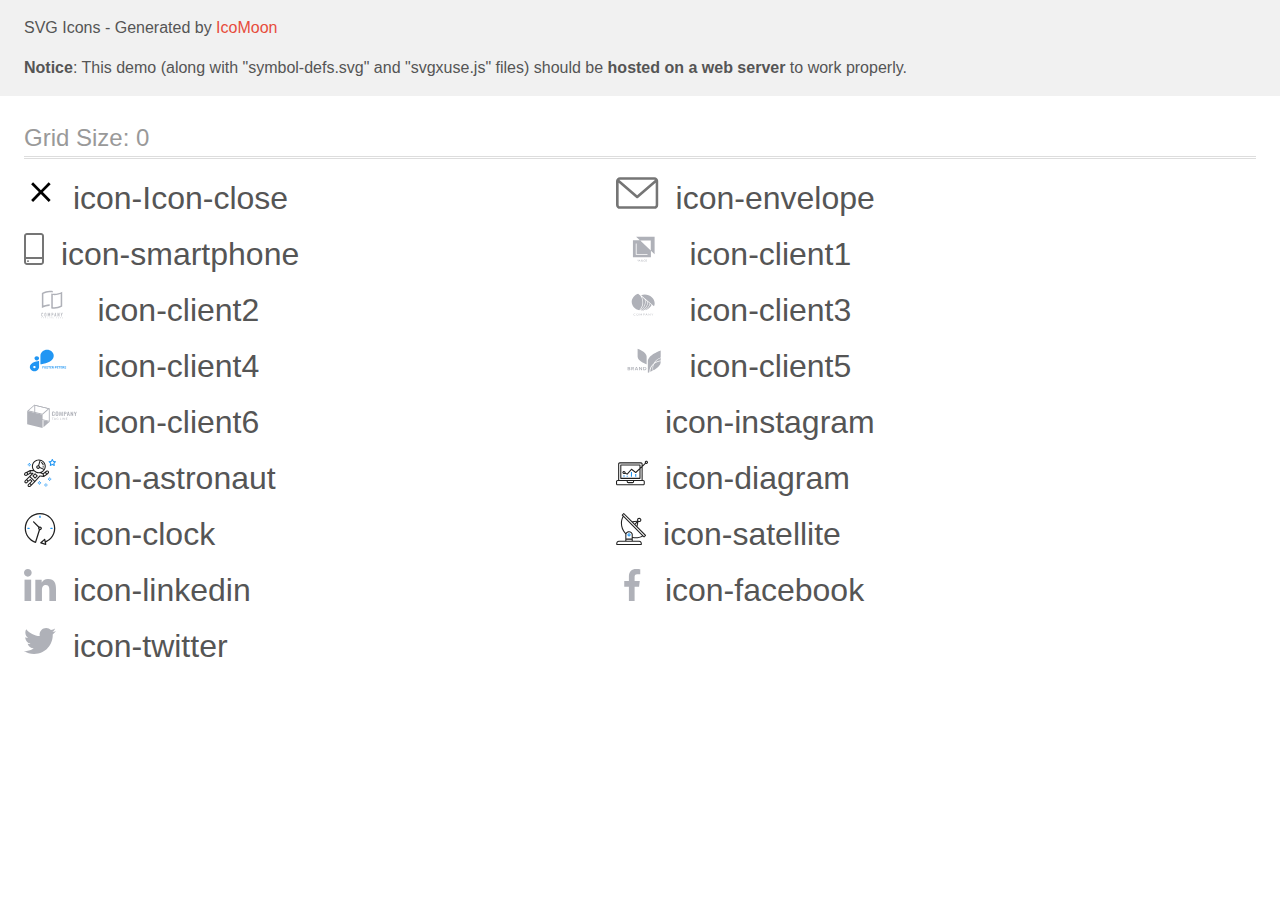
<file: image/icomoon/icomoon/demo-external-svg.html>
<!doctype html>
<html>
<head>
    <title>IcoMoon - SVG Icons</title>
    <meta charset="utf-8">
    <meta name="viewport" content="width=device-width, initial-scale=1">
    <link rel="stylesheet" href="demo-files/demo.css">
    <link rel="stylesheet" href="style.css">
</head>
<body>
<header class="bgc1 clearfix">
<div class="mhl">
    <p>SVG Icons - Generated by <a href="https://icomoon.io/app">IcoMoon</a></p><p><strong>Notice</strong>: This demo (along with "symbol-defs.svg" and "svgxuse.js" files) should be <b>hosted on a web server</b> to work properly.</p>
</div>
</header>
    <div class="clearfix mhl ptl">
        <h1 class="mvm mtn fgc1">Grid Size: 0</h1>
        <div class="glyph fs1">
            <div class="clearfix pbs">
                <svg class="icon icon-Icon-close"><use xlink:href="symbol-defs.svg#icon-Icon-close"></use></svg><span class="name"> icon-Icon-close</span>
            </div>
        </div>
        <div class="glyph fs1">
            <div class="clearfix pbs">
                <svg class="icon icon-envelope"><use xlink:href="symbol-defs.svg#icon-envelope"></use></svg><span class="name"> icon-envelope</span>
            </div>
        </div>
        <div class="glyph fs1">
            <div class="clearfix pbs">
                <svg class="icon icon-smartphone"><use xlink:href="symbol-defs.svg#icon-smartphone"></use></svg><span class="name"> icon-smartphone</span>
            </div>
        </div>
        <div class="glyph fs1">
            <div class="clearfix pbs">
                <svg class="icon icon-client1"><use xlink:href="symbol-defs.svg#icon-client1"></use></svg><span class="name"> icon-client1</span>
            </div>
        </div>
        <div class="glyph fs1">
            <div class="clearfix pbs">
                <svg class="icon icon-client2"><use xlink:href="symbol-defs.svg#icon-client2"></use></svg><span class="name"> icon-client2</span>
            </div>
        </div>
        <div class="glyph fs1">
            <div class="clearfix pbs">
                <svg class="icon icon-client3"><use xlink:href="symbol-defs.svg#icon-client3"></use></svg><span class="name"> icon-client3</span>
            </div>
        </div>
        <div class="glyph fs1">
            <div class="clearfix pbs">
                <svg class="icon icon-client4"><use xlink:href="symbol-defs.svg#icon-client4"></use></svg><span class="name"> icon-client4</span>
            </div>
        </div>
        <div class="glyph fs1">
            <div class="clearfix pbs">
                <svg class="icon icon-client5"><use xlink:href="symbol-defs.svg#icon-client5"></use></svg><span class="name"> icon-client5</span>
            </div>
        </div>
        <div class="glyph fs1">
            <div class="clearfix pbs">
                <svg class="icon icon-client6"><use xlink:href="symbol-defs.svg#icon-client6"></use></svg><span class="name"> icon-client6</span>
            </div>
        </div>
        <div class="glyph fs1">
            <div class="clearfix pbs">
                <svg class="icon icon-instagram"><use xlink:href="symbol-defs.svg#icon-instagram"></use></svg><span class="name"> icon-instagram</span>
            </div>
        </div>
        <div class="glyph fs1">
            <div class="clearfix pbs">
                <svg class="icon icon-astronaut"><use xlink:href="symbol-defs.svg#icon-astronaut"></use></svg><span class="name"> icon-astronaut</span>
            </div>
        </div>
        <div class="glyph fs1">
            <div class="clearfix pbs">
                <svg class="icon icon-diagram"><use xlink:href="symbol-defs.svg#icon-diagram"></use></svg><span class="name"> icon-diagram</span>
            </div>
        </div>
        <div class="glyph fs1">
            <div class="clearfix pbs">
                <svg class="icon icon-clock"><use xlink:href="symbol-defs.svg#icon-clock"></use></svg><span class="name"> icon-clock</span>
            </div>
        </div>
        <div class="glyph fs1">
            <div class="clearfix pbs">
                <svg class="icon icon-satellite"><use xlink:href="symbol-defs.svg#icon-satellite"></use></svg><span class="name"> icon-satellite</span>
            </div>
        </div>
        <div class="glyph fs1">
            <div class="clearfix pbs">
                <svg class="icon icon-linkedin"><use xlink:href="symbol-defs.svg#icon-linkedin"></use></svg><span class="name"> icon-linkedin</span>
            </div>
        </div>
        <div class="glyph fs1">
            <div class="clearfix pbs">
                <svg class="icon icon-facebook"><use xlink:href="symbol-defs.svg#icon-facebook"></use></svg><span class="name"> icon-facebook</span>
            </div>
        </div>
        <div class="glyph fs1">
            <div class="clearfix pbs">
                <svg class="icon icon-twitter"><use xlink:href="symbol-defs.svg#icon-twitter"></use></svg><span class="name"> icon-twitter</span>
            </div>
        </div>
  </div>
<script defer src="svgxuse.js"></script>
</body>
</html>
</file>
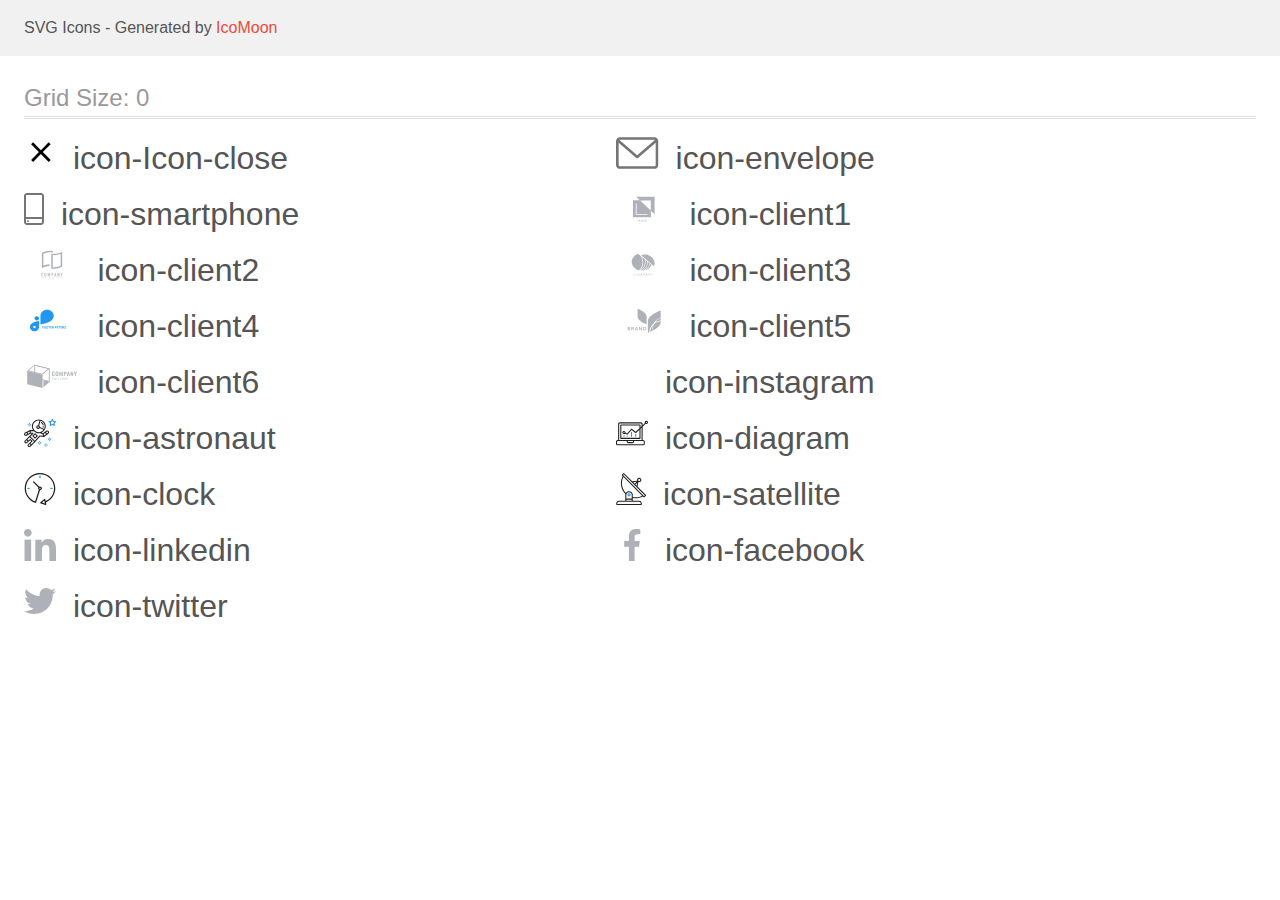
<file: image/icomoon/icomoon/demo.html>
<!doctype html>
<html>
<head>
    <title>IcoMoon - SVG Icons</title>
    <meta charset="utf-8">
    <meta name="viewport" content="width=device-width, initial-scale=1">
    <link rel="stylesheet" href="demo-files/demo.css">
    <link rel="stylesheet" href="style.css">
</head>
<body>
<svg aria-hidden="true" style="position: absolute; width: 0; height: 0; overflow: hidden;" version="1.1" xmlns="http://www.w3.org/2000/svg" xmlns:xlink="http://www.w3.org/1999/xlink">
<defs>
<symbol id="icon-Icon-close" viewBox="0 0 32 32">
<path d="M26.667 7.303l-1.97-1.97-7.808 7.808-7.808-7.808-1.97 1.97 7.808 7.808-7.808 7.808 1.97 1.97 7.808-7.808 7.808 7.808 1.97-1.97-7.808-7.808 7.808-7.808z"></path>
</symbol>
<symbol id="icon-envelope" viewBox="0 0 43 32">
<path fill="#757575" style="fill: var(--color1, #757575)" d="M38.667 0h-34.667c-2.206 0-4 1.794-4 4v24c0 2.206 1.794 4 4 4h34.667c2.206 0 4-1.794 4-4v-24c0-2.206-1.794-4-4-4v0zM38.667 2.667c0.181 0 0.353 0.038 0.511 0.103l-17.844 15.466-17.844-15.466c0.158-0.066 0.33-0.103 0.511-0.103h34.667zM38.667 29.333h-34.667c-0.736 0-1.333-0.598-1.333-1.333v-22.413l17.793 15.421c0.251 0.217 0.563 0.326 0.874 0.326s0.622-0.108 0.874-0.326l17.793-15.421v22.413c0 0.736-0.598 1.333-1.333 1.333v0z"></path>
</symbol>
<symbol id="icon-smartphone" viewBox="0 0 20 32">
<path fill="#757575" style="fill: var(--color1, #757575)" d="M17 0h-14c-1.654 0-3 1.346-3 3v26c0 1.654 1.346 3 3 3h14c1.654 0 3-1.346 3-3v-26c0-1.654-1.346-3-3-3zM3 2h14c0.552 0 1 0.448 1 1v21h-16v-21c0-0.552 0.448-1 1-1zM17 30h-14c-0.552 0-1-0.448-1-1v-3h16v3c0 0.552-0.448 1-1 1z"></path>
<path fill="#757575" style="fill: var(--color1, #757575)" d="M4.707 27.478c0.391 0.365 0.391 0.956 0 1.321s-1.024 0.365-1.414 0c-0.391-0.365-0.391-0.956 0-1.321s1.024-0.365 1.414 0z"></path>
</symbol>
<symbol id="icon-client1" viewBox="0 0 57 32">
<path fill="#afb1b8" style="fill: var(--color2, #afb1b8)" d="M20.267 3.733l3.738 3.538-6.938-0.004v17.166h18.133v-6.564l3.733 3.534v-17.671h-18.667zM35.036 17.455l-10.597-10.032h10.597v10.032zM31.746 21.923h-11.81v-11.545h0.835v10.764h10.975v0.782zM22.725 26.72l-0.436 0.898-0.436-0.898h-0.366l0.637 1.198v0.698h0.331v-0.698l0.635-1.198h-0.365zM23.273 28.615l0.154-0.441h0.734l0.155 0.441h0.344l-0.717-1.896h-0.296l-0.716 1.896h0.342zM23.794 27.122l0.275 0.786h-0.549l0.275-0.786zM25.531 27.863c-0.048 0.073-0.072 0.153-0.072 0.241 0 0.16 0.056 0.29 0.168 0.389s0.263 0.148 0.451 0.148 0.349-0.051 0.484-0.152l0.107 0.126h0.367l-0.279-0.329c0.109-0.149 0.164-0.341 0.164-0.574h-0.275c0 0.128-0.026 0.243-0.079 0.348l-0.366-0.432 0.129-0.094c0.091-0.066 0.157-0.132 0.197-0.198s0.060-0.14 0.060-0.219c0-0.12-0.044-0.22-0.133-0.301s-0.201-0.122-0.339-0.122c-0.153 0-0.274 0.043-0.365 0.13s-0.135 0.203-0.135 0.352c0 0.061 0.014 0.124 0.043 0.189s0.081 0.144 0.155 0.237c-0.141 0.101-0.235 0.188-0.283 0.262zM26.386 28.282c-0.093 0.071-0.193 0.107-0.299 0.107-0.095 0-0.17-0.027-0.227-0.082s-0.085-0.126-0.085-0.214c0-0.102 0.052-0.192 0.156-0.271l0.040-0.029 0.414 0.488zM26.046 27.442c-0.089-0.11-0.134-0.202-0.134-0.275 0-0.063 0.018-0.116 0.055-0.158s0.085-0.063 0.147-0.063c0.057 0 0.105 0.018 0.142 0.053s0.056 0.077 0.056 0.126c0 0.075-0.027 0.136-0.081 0.184l-0.040 0.033-0.145 0.099zM29.132 28.472c0.13-0.114 0.205-0.272 0.224-0.474h-0.328c-0.017 0.135-0.059 0.232-0.124 0.29s-0.162 0.087-0.292 0.087c-0.142 0-0.249-0.054-0.323-0.161s-0.109-0.264-0.109-0.469v-0.168c0.002-0.202 0.041-0.355 0.117-0.46s0.188-0.158 0.331-0.158c0.123 0 0.217 0.030 0.28 0.091s0.104 0.158 0.12 0.294h0.328c-0.021-0.207-0.095-0.368-0.223-0.482s-0.296-0.171-0.505-0.171c-0.155 0-0.293 0.037-0.411 0.111s-0.209 0.179-0.272 0.315c-0.063 0.136-0.095 0.294-0.095 0.473v0.177c0.003 0.174 0.035 0.328 0.098 0.46s0.151 0.234 0.266 0.306c0.115 0.071 0.249 0.107 0.4 0.107 0.216 0 0.389-0.056 0.52-0.169zM31.068 28.206c0.064-0.141 0.096-0.304 0.096-0.49v-0.105c-0.001-0.185-0.034-0.347-0.099-0.486s-0.158-0.247-0.277-0.32c-0.119-0.075-0.256-0.112-0.41-0.112s-0.292 0.038-0.411 0.113c-0.119 0.075-0.211 0.183-0.277 0.324s-0.098 0.305-0.098 0.49v0.107c0.001 0.181 0.034 0.342 0.099 0.48s0.159 0.246 0.279 0.322c0.121 0.075 0.258 0.112 0.411 0.112 0.155 0 0.293-0.037 0.411-0.112s0.212-0.183 0.276-0.323zM30.716 27.135c0.080 0.112 0.12 0.273 0.12 0.483v0.099c0 0.214-0.040 0.376-0.119 0.487s-0.19 0.167-0.336 0.167c-0.144 0-0.257-0.057-0.339-0.171s-0.121-0.275-0.121-0.483v-0.109c0.002-0.204 0.043-0.362 0.122-0.473s0.192-0.168 0.335-0.168c0.146 0 0.258 0.056 0.337 0.168z"></path>
</symbol>
<symbol id="icon-client2" viewBox="0 0 57 32">
<path fill="#afb1b8" style="fill: var(--color2, #afb1b8)" d="M26.727 3.165h-0.073c-0.112-0.007-0.224-0.010-0.336-0.012v0h-0.243c-0.212 0-0.428 0.005-0.642 0.016-0.016-0.001-0.032-0.001-0.049 0-1.944 0.11-3.848 0.596-5.609 1.431l-0.231 0.111v11.809l0.54-0.183c0.474-0.163 0.978-0.309 1.5-0.445 1.411-0.362 2.861-0.555 4.317-0.574v1.551c-0.193 0.001-0.38 0.007-0.568 0.016h-0.045c-1.121 0.061-2.233 0.232-3.322 0.51-1.378 0.345-2.708 0.863-3.957 1.542v-15.145c1.298-0.757 2.695-1.325 4.151-1.688 1.278-0.33 2.593-0.5 3.913-0.504h0.228c0.273 0.007 0.538 0.019 0.788 0.038 0.658 0.046 1.31 0.15 1.95 0.311v1.527c-0.621-0.145-1.253-0.24-1.889-0.285-0.013-0.001-0.026-0.002-0.039-0.003-0.132-0.011-0.263-0.022-0.386-0.022zM29.415 4.726c0.339 0.026 0.689 0.038 1.044 0.038 1.388-0.005 2.769-0.182 4.114-0.528 1.378-0.346 2.706-0.865 3.956-1.543v14.875c-1.298 0.756-2.696 1.325-4.153 1.688-1.279 0.329-2.593 0.498-3.913 0.503-1 0.008-1.997-0.11-2.968-0.35v-14.971c0.229 0.053 0.465 0.102 0.706 0.142 0.394 0.066 0.81 0.115 1.214 0.145zM36.985 4.841l-0.54 0.182c-0.497 0.167-0.997 0.316-1.5 0.449-1.465 0.377-2.971 0.57-4.483 0.575-0.352 0-0.676-0.010-0.989-0.030l-0.43-0.028v12.148l0.37 0.033c0.343 0.030 0.696 0.045 1.052 0.045 1.191-0.005 2.377-0.159 3.531-0.457 0.95-0.238 1.874-0.57 2.759-0.991l0.231-0.111v-11.813z"></path>
<path fill="#afb1b8" style="fill: var(--color2, #afb1b8)" d="M19.060 24.113c-0.078-0.080-0.171-0.144-0.274-0.186s-0.214-0.061-0.326-0.057c-0.119-0.002-0.237 0.021-0.347 0.065-0.101 0.040-0.193 0.101-0.27 0.178s-0.135 0.17-0.174 0.271c-0.042 0.107-0.063 0.22-0.062 0.335v2.023c-0.005 0.143 0.022 0.284 0.080 0.415 0.048 0.104 0.117 0.196 0.202 0.271 0.081 0.068 0.176 0.117 0.278 0.144 0.098 0.028 0.2 0.042 0.302 0.042 0.113 0.001 0.224-0.023 0.326-0.070 0.101-0.044 0.193-0.108 0.27-0.187 0.075-0.079 0.135-0.171 0.177-0.271 0.043-0.102 0.065-0.212 0.065-0.323v-0.226h-0.529v0.18c0.002 0.062-0.009 0.123-0.031 0.18-0.017 0.043-0.043 0.082-0.077 0.114-0.033 0.026-0.070 0.046-0.111 0.058-0.036 0.012-0.073 0.018-0.111 0.019-0.047 0.006-0.095-0.002-0.139-0.021s-0.081-0.049-0.11-0.088c-0.050-0.081-0.074-0.176-0.070-0.271v-1.887c-0.003-0.105 0.019-0.208 0.065-0.302 0.027-0.043 0.066-0.077 0.112-0.098s0.097-0.030 0.147-0.024c0.046-0.002 0.091 0.008 0.132 0.028s0.077 0.049 0.104 0.086c0.059 0.078 0.090 0.173 0.088 0.271v0.175h0.524v-0.206c0.001-0.121-0.021-0.241-0.065-0.354-0.039-0.106-0.099-0.203-0.177-0.285z"></path>
<path fill="#afb1b8" style="fill: var(--color2, #afb1b8)" d="M22.202 24.090c-0.169-0.142-0.381-0.221-0.602-0.222-0.108 0-0.215 0.020-0.316 0.057-0.103 0.037-0.198 0.093-0.279 0.165-0.088 0.079-0.158 0.175-0.205 0.283-0.053 0.124-0.079 0.257-0.077 0.392v1.941c-0.004 0.137 0.023 0.272 0.077 0.397 0.048 0.104 0.118 0.197 0.205 0.271 0.081 0.075 0.176 0.133 0.279 0.171 0.101 0.037 0.208 0.056 0.316 0.057s0.215-0.020 0.316-0.057c0.105-0.038 0.202-0.096 0.286-0.171 0.084-0.076 0.152-0.168 0.2-0.271 0.054-0.125 0.081-0.261 0.077-0.397v-1.941c0.003-0.135-0.024-0.268-0.077-0.392-0.047-0.107-0.115-0.203-0.2-0.283zM21.955 26.706c0.004 0.052-0.003 0.104-0.021 0.152s-0.047 0.092-0.084 0.128c-0.070 0.059-0.158 0.091-0.249 0.091s-0.179-0.032-0.249-0.091c-0.037-0.036-0.066-0.080-0.084-0.128s-0.025-0.101-0.021-0.152v-1.941c-0.004-0.052 0.003-0.104 0.021-0.152s0.047-0.092 0.084-0.128c0.070-0.059 0.158-0.091 0.249-0.091s0.179 0.032 0.249 0.091c0.037 0.036 0.066 0.080 0.084 0.128s0.025 0.101 0.021 0.152v1.941z"></path>
<path fill="#afb1b8" style="fill: var(--color2, #afb1b8)" d="M26.329 27.573v-3.674h-0.509l-0.668 1.945h-0.009l-0.673-1.945h-0.503v3.674h0.525v-2.235h0.009l0.514 1.58h0.262l0.518-1.58h0.009v2.235h0.525z"></path>
<path fill="#afb1b8" style="fill: var(--color2, #afb1b8)" d="M29.311 24.157c-0.081-0.091-0.183-0.16-0.297-0.201-0.123-0.040-0.251-0.059-0.38-0.057h-0.78v3.674h0.523v-1.435h0.27c0.163 0.007 0.326-0.027 0.472-0.1 0.119-0.066 0.218-0.163 0.287-0.281 0.061-0.098 0.101-0.206 0.12-0.32 0.021-0.138 0.030-0.278 0.028-0.418 0.005-0.176-0.012-0.353-0.051-0.525-0.035-0.127-0.101-0.243-0.193-0.338zM29.041 25.277c-0.002 0.067-0.019 0.132-0.049 0.191-0.030 0.056-0.077 0.102-0.135 0.129-0.078 0.035-0.162 0.050-0.247 0.046h-0.239v-1.249h0.27c0.081-0.004 0.162 0.012 0.236 0.046 0.054 0.031 0.097 0.079 0.123 0.136 0.029 0.065 0.044 0.134 0.046 0.205 0 0.077 0 0.159 0 0.244s0.005 0.174 0 0.252h-0.005z"></path>
<path fill="#afb1b8" style="fill: var(--color2, #afb1b8)" d="M31.791 23.899h-0.429l-0.809 3.674h0.523l0.154-0.789h0.714l0.154 0.789h0.524l-0.83-3.674zM31.308 26.283l0.258-1.332h0.009l0.256 1.332h-0.524z"></path>
<path fill="#afb1b8" style="fill: var(--color2, #afb1b8)" d="M35.173 26.112h-0.009l-0.791-2.213h-0.503v3.674h0.523v-2.209h0.011l0.8 2.209h0.492v-3.674h-0.523v2.213z"></path>
<path fill="#afb1b8" style="fill: var(--color2, #afb1b8)" d="M38.372 23.899l-0.421 1.461h-0.011l-0.421-1.461h-0.554l0.719 2.121v1.553h0.524v-1.553l0.719-2.121h-0.554z"></path>
<path fill="#afb1b8" style="fill: var(--color2, #afb1b8)" d="M17.6 28.61h0.252v0.708h0.171v-0.708h0.251v-0.145h-0.675v0.145z"></path>
<path fill="#afb1b8" style="fill: var(--color2, #afb1b8)" d="M19.721 28.465l-0.331 0.853h0.182l0.070-0.194h0.34l0.073 0.194h0.186l-0.339-0.853h-0.182zM19.694 28.981l0.116-0.316 0.116 0.316h-0.232z"></path>
<path fill="#afb1b8" style="fill: var(--color2, #afb1b8)" d="M21.818 29.004h0.197v0.11c-0.058 0.046-0.129 0.071-0.202 0.072-0.034 0.002-0.069-0.004-0.1-0.019s-0.059-0.036-0.081-0.063c-0.045-0.065-0.068-0.143-0.063-0.222 0-0.19 0.082-0.285 0.246-0.285 0.043-0.004 0.086 0.007 0.121 0.032s0.061 0.062 0.072 0.104l0.169-0.033c-0.036-0.167-0.156-0.251-0.362-0.251-0.11-0.003-0.216 0.036-0.298 0.11-0.043 0.042-0.076 0.094-0.097 0.15s-0.030 0.117-0.025 0.178c-0.005 0.117 0.034 0.231 0.109 0.32 0.042 0.043 0.092 0.077 0.148 0.098s0.116 0.031 0.176 0.027c0.134 0.004 0.263-0.045 0.362-0.136v-0.336h-0.37v0.144z"></path>
<path fill="#afb1b8" style="fill: var(--color2, #afb1b8)" d="M23.959 28.465h-0.173v0.853h0.598v-0.145h-0.425v-0.708z"></path>
<path fill="#afb1b8" style="fill: var(--color2, #afb1b8)" d="M25.769 28.465h-0.173v0.853h0.173v-0.853z"></path>
<path fill="#afb1b8" style="fill: var(--color2, #afb1b8)" d="M27.539 29.035l-0.349-0.57h-0.167v0.853h0.161v-0.557l0.343 0.557h0.171v-0.853h-0.158v0.57z"></path>
<path fill="#afb1b8" style="fill: var(--color2, #afb1b8)" d="M29.14 28.943h0.425v-0.145h-0.425v-0.187h0.457v-0.145h-0.63v0.853h0.648v-0.145h-0.475v-0.231z"></path>
<path fill="#afb1b8" style="fill: var(--color2, #afb1b8)" d="M33.020 28.802h-0.336v-0.336h-0.171v0.853h0.171v-0.373h0.336v0.373h0.171v-0.853h-0.171v0.336z"></path>
<path fill="#afb1b8" style="fill: var(--color2, #afb1b8)" d="M34.629 28.943h0.426v-0.145h-0.426v-0.187h0.459v-0.145h-0.63v0.853h0.646v-0.145h-0.475v-0.231z"></path>
<path fill="#afb1b8" style="fill: var(--color2, #afb1b8)" d="M36.812 28.943c0.148-0.023 0.224-0.102 0.224-0.237 0.004-0.036-0.001-0.073-0.016-0.106s-0.038-0.062-0.068-0.083c-0.077-0.039-0.163-0.056-0.25-0.050h-0.362v0.853h0.171v-0.357h0.034c0.037-0.002 0.073 0.004 0.107 0.019 0.025 0.015 0.046 0.037 0.061 0.062l0.186 0.271h0.205l-0.104-0.167c-0.046-0.082-0.111-0.153-0.189-0.205zM36.64 28.825h-0.127v-0.214h0.135c0.059-0.005 0.118 0.002 0.174 0.020 0.012 0.011 0.022 0.025 0.029 0.040s0.009 0.032 0.009 0.049c-0.001 0.017-0.005 0.033-0.013 0.048s-0.019 0.027-0.032 0.037c-0.056 0.017-0.115 0.024-0.174 0.020z"></path>
<path fill="#afb1b8" style="fill: var(--color2, #afb1b8)" d="M38.458 28.943h0.425v-0.145h-0.425v-0.187h0.459v-0.145h-0.631v0.853h0.648v-0.145h-0.475v-0.231z"></path>
</symbol>
<symbol id="icon-client3" viewBox="0 0 57 32">
<path fill="#afb1b8" style="fill: var(--color2, #afb1b8)" d="M19.417 26.187c0.008 0 0.017 0.002 0.025 0.005s0.015 0.007 0.020 0.013l0.116 0.111c-0.090 0.090-0.202 0.162-0.327 0.211-0.147 0.053-0.305 0.079-0.464 0.076-0.149 0.003-0.298-0.021-0.436-0.071-0.125-0.045-0.237-0.113-0.329-0.2-0.094-0.089-0.166-0.194-0.212-0.308-0.051-0.127-0.076-0.261-0.074-0.396-0.002-0.135 0.025-0.27 0.080-0.397 0.051-0.115 0.127-0.22 0.225-0.308 0.099-0.087 0.218-0.155 0.349-0.201 0.143-0.048 0.296-0.072 0.449-0.071 0.143-0.003 0.285 0.019 0.417 0.064 0.115 0.043 0.221 0.104 0.313 0.178l-0.097 0.119c-0.007 0.008-0.015 0.016-0.025 0.021-0.012 0.007-0.025 0.010-0.039 0.009-0.015-0.001-0.030-0.005-0.042-0.013l-0.052-0.032-0.073-0.040c-0.031-0.015-0.064-0.028-0.097-0.039-0.043-0.013-0.087-0.024-0.132-0.032-0.057-0.009-0.115-0.013-0.173-0.013-0.111-0.001-0.22 0.017-0.323 0.053-0.096 0.034-0.182 0.084-0.253 0.149-0.073 0.069-0.128 0.15-0.164 0.238-0.041 0.101-0.061 0.207-0.060 0.313-0.002 0.108 0.018 0.216 0.060 0.318 0.035 0.087 0.090 0.167 0.161 0.236 0.067 0.064 0.149 0.114 0.241 0.147 0.095 0.034 0.197 0.051 0.3 0.050 0.059 0.001 0.119-0.003 0.177-0.010 0.096-0.010 0.188-0.039 0.269-0.085 0.041-0.023 0.079-0.049 0.115-0.078 0.015-0.012 0.035-0.020 0.055-0.020v0z"></path>
<path fill="#afb1b8" style="fill: var(--color2, #afb1b8)" d="M22.776 25.629c0.002 0.134-0.025 0.267-0.078 0.393-0.047 0.114-0.122 0.218-0.219 0.305s-0.214 0.155-0.344 0.2c-0.285 0.094-0.599 0.094-0.884 0-0.129-0.046-0.245-0.114-0.342-0.201-0.097-0.089-0.172-0.194-0.221-0.308-0.105-0.255-0.105-0.533 0-0.787 0.050-0.115 0.125-0.22 0.221-0.31 0.097-0.084 0.214-0.15 0.342-0.193 0.284-0.096 0.6-0.096 0.884 0 0.129 0.046 0.246 0.114 0.343 0.201 0.096 0.088 0.17 0.191 0.22 0.304 0.054 0.127 0.080 0.261 0.078 0.395zM22.47 25.629c0.002-0.107-0.016-0.214-0.055-0.316-0.033-0.087-0.086-0.168-0.156-0.236-0.068-0.065-0.152-0.116-0.246-0.149-0.207-0.069-0.436-0.069-0.643 0-0.094 0.033-0.178 0.084-0.246 0.149-0.071 0.068-0.125 0.149-0.157 0.236-0.074 0.206-0.074 0.426 0 0.632 0.033 0.087 0.086 0.168 0.157 0.236 0.068 0.065 0.152 0.115 0.246 0.148 0.207 0.067 0.435 0.067 0.643 0 0.093-0.033 0.177-0.083 0.246-0.148 0.070-0.069 0.123-0.149 0.156-0.236 0.039-0.102 0.058-0.209 0.055-0.316v0z"></path>
<path fill="#afb1b8" style="fill: var(--color2, #afb1b8)" d="M25.067 25.96l0.030 0.071c0.012-0.025 0.022-0.048 0.033-0.071 0.011-0.024 0.024-0.047 0.038-0.070l0.743-1.174c0.015-0.020 0.028-0.033 0.042-0.037 0.020-0.005 0.040-0.007 0.061-0.006h0.22v1.909h-0.26v-1.404c0-0.018 0-0.038 0-0.059-0.001-0.022-0.001-0.044 0-0.066l-0.747 1.19c-0.009 0.018-0.025 0.033-0.044 0.043s-0.041 0.016-0.064 0.016h-0.042c-0.023 0-0.045-0.005-0.064-0.016s-0.034-0.026-0.044-0.044l-0.769-1.198c0 0.023 0 0.046 0 0.068s0 0.043 0 0.061v1.404h-0.252v-1.905h0.22c0.021-0.001 0.041 0.001 0.061 0.006 0.018 0.008 0.032 0.021 0.041 0.037l0.759 1.175c0.015 0.022 0.028 0.045 0.038 0.068v0z"></path>
<path fill="#afb1b8" style="fill: var(--color2, #afb1b8)" d="M27.864 25.865v0.715h-0.291v-1.906h0.649c0.122-0.002 0.244 0.012 0.362 0.042 0.094 0.023 0.181 0.064 0.256 0.119 0.065 0.052 0.114 0.116 0.145 0.187 0.034 0.078 0.051 0.161 0.049 0.244 0.001 0.084-0.017 0.167-0.054 0.244-0.035 0.073-0.089 0.138-0.157 0.191-0.075 0.057-0.162 0.1-0.257 0.126-0.113 0.031-0.232 0.046-0.35 0.044l-0.352-0.005zM27.864 25.66h0.352c0.076 0.001 0.153-0.009 0.225-0.029 0.060-0.018 0.115-0.046 0.163-0.082 0.044-0.035 0.078-0.078 0.099-0.126 0.024-0.051 0.036-0.105 0.035-0.16 0.003-0.053-0.007-0.106-0.029-0.155s-0.057-0.094-0.102-0.13c-0.111-0.075-0.251-0.112-0.391-0.102h-0.352v0.786z"></path>
<path fill="#afb1b8" style="fill: var(--color2, #afb1b8)" d="M31.772 26.583h-0.23c-0.023 0.001-0.046-0.006-0.064-0.018-0.017-0.012-0.029-0.027-0.038-0.044l-0.198-0.461h-0.993l-0.205 0.461c-0.008 0.017-0.020 0.032-0.036 0.043-0.018 0.013-0.042 0.020-0.065 0.019h-0.23l0.872-1.909h0.302l0.884 1.909zM30.333 25.874h0.82l-0.346-0.777c-0.026-0.058-0.048-0.118-0.065-0.179l-0.034 0.1c-0.010 0.030-0.022 0.058-0.032 0.081l-0.343 0.776z"></path>
<path fill="#afb1b8" style="fill: var(--color2, #afb1b8)" d="M33.029 24.682c0.017 0.008 0.032 0.020 0.044 0.034l1.272 1.439c0-0.023 0-0.046 0-0.067s0-0.043 0-0.063v-1.352h0.26v1.909h-0.145c-0.021 0.001-0.041-0.003-0.060-0.011-0.018-0.009-0.034-0.021-0.047-0.035l-1.271-1.438c0.001 0.022 0.001 0.044 0 0.066 0 0.021 0 0.040 0 0.058v1.361h-0.26v-1.909h0.154c0.018-0 0.036 0.003 0.052 0.009v0z"></path>
<path fill="#afb1b8" style="fill: var(--color2, #afb1b8)" d="M36.748 25.823v0.758h-0.291v-0.758l-0.804-1.15h0.26c0.022-0.001 0.045 0.005 0.063 0.016 0.016 0.012 0.029 0.027 0.039 0.043l0.503 0.742c0.020 0.032 0.038 0.061 0.052 0.088s0.026 0.054 0.036 0.081l0.038-0.082c0.014-0.030 0.031-0.059 0.049-0.087l0.496-0.747c0.010-0.015 0.023-0.028 0.038-0.040 0.017-0.013 0.040-0.020 0.063-0.019h0.263l-0.806 1.155z"></path>
<path fill="#afb1b8" style="fill: var(--color2, #afb1b8)" d="M24.923 21.47c0.127 0.014 0.255 0.025 0.384 0.035 1.962-0.763 3.622-2.011 4.772-3.588s1.74-3.415 1.695-5.282l-2.162-1.879c0.44 1.988 0.234 4.043-0.594 5.935s-2.245 3.547-4.094 4.779v0z"></path>
<path fill="#afb1b8" style="fill: var(--color2, #afb1b8)" d="M24.151 21.383l0.058 0.010c1.975-1.228 3.482-2.942 4.323-4.921s0.981-4.133 0.4-6.181l-3.080-2.676c1.246 2.2 1.747 4.661 1.446 7.098s-1.393 4.75-3.147 6.67v0z"></path>
<path fill="#afb1b8" style="fill: var(--color2, #afb1b8)" d="M34.596 14.841c-0.523 2.052-1.794 3.902-3.624 5.276-0.534 0.404-1.111 0.763-1.722 1.074 1.49-0.38 2.859-1.053 4.003-1.966s2.030-2.042 2.592-3.3l-1.249-1.084z"></path>
<path fill="#afb1b8" style="fill: var(--color2, #afb1b8)" d="M34.106 14.539l-1.778-1.545c-0.034 1.762-0.61 3.483-1.669 4.986s-2.562 2.731-4.352 3.559h0.009c0.399-0 0.798-0.021 1.194-0.062 1.673-0.593 3.151-1.537 4.303-2.748s1.94-2.65 2.295-4.189v0z"></path>
<path fill="#afb1b8" style="fill: var(--color2, #afb1b8)" d="M24.409 6.486l-2.122-1.846c-1.897 0.637-3.528 1.756-4.68 3.212s-1.772 3.179-1.778 4.946v0c0.007 1.952 0.763 3.846 2.149 5.383s3.322 2.628 5.501 3.101c1.946-2.060 3.085-4.605 3.252-7.266s-0.647-5.299-2.323-7.53v0z"></path>
<path fill="#afb1b8" style="fill: var(--color2, #afb1b8)" d="M39.008 14.255c-0.008-2.316-1.070-4.535-2.955-6.173s-4.439-2.561-7.105-2.567v0c-1.232-0.001-2.453 0.196-3.602 0.582l12.99 11.286c0.445-0.998 0.673-2.058 0.672-3.128v0z"></path>
</symbol>
<symbol id="icon-client4" viewBox="0 0 57 32">
<path fill="#2196f3" style="fill: var(--color3, #2196f3)" d="M12.878 11.255h-0.002c-1.279 0-2.316 0.921-2.316 2.058v0.001c0 1.137 1.037 2.058 2.316 2.058h0.002c1.279 0 2.316-0.921 2.316-2.058v-0.001c0-1.137-1.037-2.058-2.316-2.058z"></path>
<path fill="#2196f3" style="fill: var(--color3, #2196f3)" d="M29.971 10.597c-0.004-1.579-0.711-3.092-1.967-4.208s-2.958-1.745-4.735-1.749v0c-1.777 0.003-3.48 0.631-4.737 1.748s-1.964 2.63-1.968 4.209v8.706c0 0 13.405-1.327 13.406-8.704v-0.001z"></path>
<path fill="#2196f3" style="fill: var(--color3, #2196f3)" d="M5.867 22.16c0.003 1.098 0.496 2.151 1.369 2.928s2.058 1.215 3.294 1.218c1.236-0.003 2.42-0.441 3.294-1.218s1.366-1.829 1.37-2.927v-6.057c0 0-9.327 0.924-9.327 6.056zM10.53 23.245c-0.242 0-0.478-0.064-0.678-0.183s-0.357-0.289-0.45-0.487c-0.092-0.198-0.117-0.417-0.069-0.627s0.163-0.404 0.334-0.556c0.171-0.152 0.388-0.255 0.625-0.297s0.482-0.020 0.706 0.062c0.223 0.082 0.414 0.221 0.548 0.4s0.206 0.388 0.206 0.603c0.001 0.143-0.031 0.284-0.092 0.417s-0.151 0.252-0.264 0.353c-0.114 0.101-0.248 0.182-0.397 0.236s-0.308 0.083-0.468 0.083v-0.004z"></path>
<path fill="#2196f3" style="fill: var(--color3, #2196f3)" d="M19.956 22.647h-0.9v0.93h-0.469v-2.275h1.481v0.38h-1.012v0.588h0.9v0.378zM22.209 22.491c0 0.224-0.040 0.42-0.119 0.589s-0.193 0.299-0.341 0.391c-0.147 0.092-0.316 0.137-0.506 0.137-0.189 0-0.357-0.045-0.505-0.136s-0.262-0.22-0.344-0.387c-0.081-0.169-0.122-0.363-0.123-0.581v-0.112c0-0.224 0.040-0.421 0.12-0.591 0.081-0.171 0.195-0.302 0.342-0.392 0.148-0.092 0.317-0.137 0.506-0.137s0.358 0.046 0.505 0.137c0.148 0.091 0.262 0.221 0.342 0.392 0.081 0.17 0.122 0.366 0.122 0.589v0.102zM21.734 22.388c0-0.238-0.043-0.42-0.128-0.544s-0.207-0.186-0.366-0.186c-0.157 0-0.279 0.061-0.364 0.184-0.085 0.122-0.129 0.301-0.13 0.538v0.111c0 0.232 0.043 0.412 0.128 0.541s0.208 0.192 0.369 0.192c0.157 0 0.278-0.061 0.363-0.184 0.084-0.124 0.127-0.304 0.128-0.541v-0.111zM23.73 22.98c0-0.089-0.031-0.156-0.094-0.203-0.063-0.048-0.175-0.098-0.337-0.15-0.163-0.053-0.291-0.105-0.386-0.156-0.258-0.14-0.387-0.328-0.387-0.564 0-0.123 0.034-0.232 0.103-0.328 0.070-0.097 0.169-0.172 0.298-0.227 0.13-0.054 0.276-0.081 0.438-0.081 0.163 0 0.307 0.030 0.434 0.089 0.127 0.058 0.226 0.141 0.295 0.248s0.106 0.229 0.106 0.366h-0.469c0-0.104-0.033-0.185-0.098-0.242s-0.158-0.087-0.277-0.087c-0.115 0-0.204 0.024-0.267 0.073-0.064 0.048-0.095 0.111-0.095 0.191 0 0.074 0.037 0.136 0.111 0.186 0.075 0.050 0.185 0.097 0.33 0.141 0.267 0.080 0.461 0.18 0.583 0.298s0.183 0.267 0.183 0.444c0 0.197-0.075 0.352-0.223 0.464-0.149 0.111-0.349 0.167-0.602 0.167-0.175 0-0.334-0.032-0.478-0.095-0.144-0.065-0.254-0.153-0.33-0.264s-0.113-0.241-0.113-0.388h0.47c0 0.251 0.15 0.377 0.45 0.377 0.111 0 0.198-0.022 0.261-0.067 0.063-0.046 0.094-0.109 0.094-0.191zM26.231 21.682h-0.697v1.895h-0.469v-1.895h-0.687v-0.38h1.853v0.38zM27.869 22.591h-0.9v0.609h1.056v0.377h-1.525v-2.275h1.522v0.38h-1.053v0.542h0.9v0.367zM29.142 22.744h-0.373v0.833h-0.469v-2.275h0.845c0.269 0 0.476 0.060 0.622 0.18s0.219 0.289 0.219 0.508c0 0.155-0.034 0.285-0.102 0.389-0.067 0.103-0.168 0.185-0.305 0.247l0.492 0.93v0.022h-0.503l-0.427-0.833zM28.769 22.365h0.378c0.118 0 0.209-0.030 0.273-0.089 0.065-0.060 0.097-0.143 0.097-0.248 0-0.107-0.031-0.192-0.092-0.253-0.060-0.061-0.154-0.092-0.28-0.092h-0.377v0.683zM31.609 22.775v0.802h-0.469v-2.275h0.887c0.171 0 0.321 0.031 0.45 0.094s0.23 0.152 0.3 0.267c0.070 0.115 0.105 0.245 0.105 0.392 0 0.223-0.077 0.399-0.23 0.528-0.152 0.128-0.363 0.192-0.633 0.192h-0.411zM31.609 22.396h0.419c0.124 0 0.218-0.029 0.283-0.088 0.066-0.058 0.098-0.142 0.098-0.25 0-0.111-0.033-0.202-0.098-0.27s-0.156-0.104-0.272-0.106h-0.43v0.714zM34.575 22.591h-0.9v0.609h1.056v0.377h-1.525v-2.275h1.522v0.38h-1.053v0.542h0.9v0.367zM36.75 21.682h-0.697v1.895h-0.469v-1.895h-0.688v-0.38h1.853v0.38zM38.387 22.591h-0.9v0.609h1.056v0.377h-1.525v-2.275h1.522v0.38h-1.053v0.542h0.9v0.367zM39.661 22.744h-0.373v0.833h-0.469v-2.275h0.845c0.269 0 0.476 0.060 0.622 0.18s0.219 0.289 0.219 0.508c0 0.155-0.034 0.285-0.102 0.389-0.067 0.103-0.168 0.185-0.305 0.247l0.492 0.93v0.022h-0.503l-0.427-0.833zM39.287 22.365h0.378c0.118 0 0.209-0.030 0.273-0.089 0.065-0.060 0.097-0.143 0.097-0.248 0-0.107-0.031-0.192-0.092-0.253-0.060-0.061-0.154-0.092-0.28-0.092h-0.377v0.683zM42.042 22.98c0-0.089-0.031-0.156-0.094-0.203-0.063-0.048-0.175-0.098-0.337-0.15-0.163-0.053-0.291-0.105-0.386-0.156-0.258-0.14-0.388-0.328-0.388-0.564 0-0.123 0.034-0.232 0.103-0.328 0.070-0.097 0.169-0.172 0.298-0.227 0.13-0.054 0.276-0.081 0.438-0.081 0.163 0 0.307 0.030 0.434 0.089 0.127 0.058 0.226 0.141 0.295 0.248 0.071 0.107 0.106 0.229 0.106 0.366h-0.469c0-0.104-0.033-0.185-0.098-0.242s-0.158-0.087-0.277-0.087c-0.115 0-0.204 0.024-0.267 0.073-0.064 0.048-0.095 0.111-0.095 0.191 0 0.074 0.037 0.136 0.111 0.186 0.075 0.050 0.185 0.097 0.33 0.141 0.267 0.080 0.461 0.18 0.583 0.298s0.183 0.267 0.183 0.444c0 0.197-0.074 0.352-0.223 0.464-0.149 0.111-0.349 0.167-0.602 0.167-0.175 0-0.334-0.032-0.478-0.095-0.144-0.065-0.254-0.153-0.33-0.264-0.075-0.111-0.112-0.241-0.112-0.388h0.47c0 0.251 0.15 0.377 0.45 0.377 0.111 0 0.198-0.022 0.261-0.067 0.063-0.046 0.094-0.109 0.094-0.191z"></path>
</symbol>
<symbol id="icon-client5" viewBox="0 0 57 32">
<path fill="#afb1b8" style="fill: var(--color2, #afb1b8)" d="M14.27 23.859c0.13 0.147 0.199 0.332 0.196 0.521 0.007 0.123-0.017 0.247-0.070 0.361s-0.132 0.216-0.233 0.297c-0.252 0.175-0.565 0.26-0.881 0.24h-1.549v-3.302h1.517c0.299-0.018 0.596 0.059 0.84 0.219 0.098 0.075 0.176 0.17 0.227 0.277s0.074 0.224 0.068 0.341c0.009 0.182-0.054 0.361-0.176 0.505-0.118 0.131-0.28 0.222-0.462 0.258 0.205 0.034 0.391 0.134 0.523 0.282zM12.454 23.36h0.648c0.147 0.010 0.294-0.029 0.412-0.11 0.049-0.040 0.087-0.090 0.111-0.146s0.034-0.116 0.028-0.176c0.005-0.060-0.005-0.12-0.029-0.175s-0.061-0.106-0.108-0.147c-0.122-0.083-0.273-0.123-0.425-0.111h-0.638v0.866zM13.578 24.627c0.052-0.041 0.093-0.093 0.12-0.151s0.038-0.121 0.034-0.184c0.004-0.064-0.008-0.127-0.035-0.186s-0.069-0.111-0.121-0.153c-0.127-0.086-0.283-0.128-0.44-0.119h-0.68v0.908h0.689c0.155 0.008 0.309-0.032 0.435-0.114z"></path>
<path fill="#afb1b8" style="fill: var(--color2, #afb1b8)" d="M17.371 25.278l-0.844-1.291h-0.317v1.291h-0.726v-3.302h1.374c0.346-0.022 0.689 0.078 0.957 0.281 0.192 0.179 0.308 0.415 0.327 0.666s-0.061 0.499-0.224 0.7c-0.17 0.178-0.401 0.296-0.655 0.336l0.898 1.32h-0.789zM16.21 23.538h0.594c0.412 0 0.618-0.167 0.618-0.5 0.004-0.068-0.007-0.136-0.033-0.2s-0.066-0.122-0.118-0.171c-0.13-0.099-0.298-0.147-0.467-0.134h-0.601l0.007 1.005z"></path>
<path fill="#afb1b8" style="fill: var(--color2, #afb1b8)" d="M21.339 24.614h-1.446l-0.255 0.665h-0.761l1.328-3.265h0.823l1.323 3.265h-0.761l-0.25-0.665zM21.145 24.114l-0.529-1.394-0.529 1.394h1.057z"></path>
<path fill="#afb1b8" style="fill: var(--color2, #afb1b8)" d="M26.305 25.278h-0.721l-1.616-2.245v2.245h-0.719v-3.302h0.719l1.616 2.258v-2.258h0.721v3.302z"></path>
<path fill="#afb1b8" style="fill: var(--color2, #afb1b8)" d="M30.417 24.488c-0.149 0.249-0.376 0.452-0.652 0.582-0.314 0.145-0.662 0.217-1.013 0.208h-1.283v-3.302h1.283c0.351-0.008 0.698 0.061 1.013 0.203 0.276 0.127 0.503 0.328 0.652 0.576 0.148 0.269 0.226 0.565 0.226 0.866s-0.077 0.598-0.226 0.866zM29.593 24.409c0.206-0.219 0.319-0.499 0.319-0.788s-0.113-0.569-0.319-0.788c-0.249-0.199-0.573-0.3-0.902-0.281h-0.5v2.137h0.5c0.329 0.019 0.654-0.082 0.902-0.281z"></path>
<path fill="#afb1b8" style="fill: var(--color2, #afb1b8)" d="M21.79 3.609c0 0 9.301 3.215 9.103 7.867v7.869c0 0-9.294-3.217-9.1-7.869l-0.004-7.867z"></path>
<path fill="#afb1b8" style="fill: var(--color2, #afb1b8)" d="M39.179 17.503c1.757-1.107 3.788-1.792 5.909-1.994v-2.463c-2.444 0.862-4.517 2.426-5.909 4.457z"></path>
<path fill="#afb1b8" style="fill: var(--color2, #afb1b8)" d="M38.124 18.245c1.438-2.651 3.93-4.696 6.964-5.715v-7.098c0 0-13.245 4.58-12.965 11.205v11.203c0 0 0.59-0.205 1.519-0.589 0-0.358 0-0.719 0.042-1.082 0.274-3.076 1.871-5.926 4.44-7.924z"></path>
<path fill="#afb1b8" style="fill: var(--color2, #afb1b8)" d="M36.864 22.407c0.070-0.777 0.225-1.546 0.463-2.294-1.599 1.725-2.568 3.866-2.77 6.122-0.019 0.213-0.030 0.426-0.035 0.645 0.752-0.331 1.628-0.744 2.548-1.229-0.235-1.067-0.304-2.159-0.206-3.244z"></path>
<path fill="#afb1b8" style="fill: var(--color2, #afb1b8)" d="M37.391 22.447c-0.088 0.982-0.033 1.969 0.164 2.938 3.619-1.983 7.685-5.046 7.528-8.748v-0.323c-2.585 0.265-5.004 1.3-6.885 2.946-0.44 1.020-0.712 2.094-0.807 3.188z"></path>
</symbol>
<symbol id="icon-client6" viewBox="0 0 57 32">
<path fill="#afb1b8" style="fill: var(--color2, #afb1b8)" d="M28.493 14.618c-0.236-0.315-0.349-0.686-0.323-1.061v-1.538c0-0.471 0.107-0.83 0.321-1.075s0.581-0.367 1.102-0.366c0.489 0 0.836 0.104 1.042 0.313 0.224 0.266 0.333 0.592 0.308 0.92v0.361h-0.875v-0.366c0.003-0.12-0.005-0.24-0.025-0.358-0.013-0.081-0.057-0.156-0.125-0.213-0.090-0.061-0.203-0.091-0.317-0.083-0.12-0.008-0.239 0.024-0.333 0.088-0.076 0.063-0.127 0.145-0.145 0.235-0.025 0.126-0.037 0.253-0.034 0.38v1.866c-0.014 0.18 0.025 0.36 0.112 0.524 0.044 0.055 0.104 0.099 0.175 0.127s0.149 0.038 0.226 0.029c0.112 0.008 0.223-0.022 0.31-0.084 0.071-0.061 0.117-0.141 0.13-0.227 0.020-0.124 0.030-0.249 0.027-0.374v-0.379h0.875v0.346c0.025 0.342-0.082 0.682-0.303 0.967-0.201 0.228-0.544 0.343-1.047 0.343s-0.884-0.122-1.1-0.375z"></path>
<path fill="#afb1b8" style="fill: var(--color2, #afb1b8)" d="M32.137 14.633c-0.221-0.239-0.332-0.588-0.332-1.050v-1.617c0-0.457 0.11-0.802 0.332-1.037s0.591-0.351 1.109-0.35c0.515 0 0.882 0.117 1.103 0.35 0.221 0.235 0.333 0.58 0.333 1.037v1.617c0 0.457-0.112 0.807-0.337 1.048s-0.591 0.361-1.1 0.361c-0.509 0-0.886-0.122-1.109-0.36zM33.654 14.245c0.079-0.15 0.115-0.314 0.105-0.479v-1.98c0.010-0.161-0.025-0.322-0.103-0.469-0.044-0.057-0.106-0.101-0.179-0.129s-0.152-0.037-0.231-0.027c-0.079-0.009-0.159 0-0.231 0.028s-0.135 0.072-0.18 0.129c-0.080 0.146-0.116 0.308-0.105 0.469v1.99c-0.011 0.165 0.025 0.329 0.105 0.479 0.051 0.050 0.114 0.091 0.185 0.119s0.147 0.042 0.225 0.042c0.078 0 0.154-0.014 0.225-0.042s0.134-0.068 0.185-0.119v-0.009z"></path>
<path fill="#afb1b8" style="fill: var(--color2, #afb1b8)" d="M35.735 10.626h0.942l0.708 2.984 0.725-2.984h0.917l0.092 4.308h-0.678l-0.072-2.994-0.699 2.994h-0.544l-0.725-3.005-0.067 3.005h-0.685l0.085-4.308z"></path>
<path fill="#afb1b8" style="fill: var(--color2, #afb1b8)" d="M40.176 10.626h1.468c0.846 0 1.268 0.408 1.268 1.223 0 0.781-0.445 1.171-1.335 1.17h-0.5v1.915h-0.906l0.005-4.308zM41.43 12.467c0.090 0.010 0.18 0.003 0.266-0.021s0.165-0.063 0.232-0.115c0.104-0.146 0.15-0.316 0.13-0.486 0.005-0.131-0.010-0.263-0.044-0.391-0.013-0.043-0.036-0.083-0.067-0.118s-0.070-0.065-0.114-0.087c-0.126-0.052-0.265-0.076-0.404-0.069h-0.352v1.287h0.352z"></path>
<path fill="#afb1b8" style="fill: var(--color2, #afb1b8)" d="M44.218 10.626h0.973l0.998 4.308h-0.844l-0.197-0.993h-0.868l-0.203 0.993h-0.857l0.998-4.308zM45.050 13.441l-0.339-1.808-0.339 1.808h0.678z"></path>
<path fill="#afb1b8" style="fill: var(--color2, #afb1b8)" d="M46.996 10.626h0.634l1.214 2.457v-2.457h0.752v4.308h-0.603l-1.221-2.565v2.565h-0.777l0.002-4.308z"></path>
<path fill="#afb1b8" style="fill: var(--color2, #afb1b8)" d="M51.357 13.291l-1.009-2.659h0.85l0.616 1.708 0.578-1.708h0.832l-0.997 2.659v1.642h-0.87v-1.642z"></path>
<path fill="#afb1b8" style="fill: var(--color2, #afb1b8)" d="M29.892 16.817v0.225h-0.739v1.75h-0.31v-1.75h-0.743v-0.225h1.792z"></path>
<path fill="#afb1b8" style="fill: var(--color2, #afb1b8)" d="M32.209 18.793h-0.239c-0.024 0.001-0.048-0.005-0.067-0.019-0.018-0.011-0.032-0.027-0.040-0.045l-0.214-0.469h-1.026l-0.214 0.469c-0.006 0.020-0.017 0.038-0.033 0.053-0.019 0.013-0.043 0.020-0.067 0.019h-0.239l0.906-1.976h0.315l0.917 1.968zM30.709 18.059h0.855l-0.362-0.804c-0.027-0.061-0.049-0.123-0.067-0.186-0.013 0.038-0.024 0.073-0.034 0.105l-0.033 0.083-0.359 0.802z"></path>
<path fill="#afb1b8" style="fill: var(--color2, #afb1b8)" d="M33.771 18.599c0.057 0.003 0.114 0.003 0.17 0 0.049-0.004 0.097-0.012 0.145-0.023 0.044-0.009 0.088-0.021 0.13-0.036 0.040-0.014 0.080-0.031 0.121-0.048v-0.444h-0.362c-0.009 0-0.018-0.001-0.026-0.003s-0.016-0.007-0.023-0.012c-0.006-0.004-0.011-0.010-0.014-0.016s-0.005-0.013-0.004-0.020v-0.152h0.703v0.757c-0.057 0.035-0.118 0.067-0.181 0.094-0.065 0.028-0.132 0.050-0.201 0.067-0.074 0.019-0.15 0.032-0.227 0.041-0.088 0.008-0.176 0.013-0.264 0.012-0.156 0.001-0.311-0.024-0.457-0.073-0.136-0.047-0.259-0.117-0.362-0.206-0.101-0.090-0.18-0.196-0.234-0.313-0.057-0.131-0.085-0.27-0.083-0.41-0.002-0.141 0.026-0.281 0.082-0.413 0.052-0.117 0.132-0.224 0.234-0.313 0.103-0.089 0.227-0.159 0.362-0.205 0.155-0.050 0.32-0.075 0.486-0.074 0.084-0 0.169 0.006 0.252 0.017 0.074 0.010 0.146 0.027 0.216 0.050 0.063 0.021 0.124 0.047 0.181 0.078 0.056 0.031 0.108 0.065 0.158 0.103l-0.087 0.122c-0.007 0.011-0.017 0.021-0.029 0.027s-0.027 0.010-0.041 0.010c-0.020-0.001-0.040-0.006-0.056-0.016-0.027-0.013-0.056-0.028-0.089-0.047-0.038-0.021-0.079-0.039-0.121-0.053-0.054-0.019-0.11-0.033-0.167-0.044-0.076-0.012-0.153-0.018-0.23-0.017-0.12-0.001-0.238 0.017-0.35 0.055-0.101 0.035-0.192 0.088-0.266 0.156-0.075 0.071-0.132 0.155-0.169 0.246-0.081 0.214-0.081 0.445 0 0.659 0.040 0.093 0.101 0.178 0.181 0.249 0.074 0.068 0.164 0.121 0.265 0.156 0.115 0.034 0.237 0.047 0.359 0.039z"></path>
<path fill="#afb1b8" style="fill: var(--color2, #afb1b8)" d="M36.659 18.567h0.989v0.225h-1.292v-1.976h0.31l-0.007 1.75z"></path>
<path fill="#afb1b8" style="fill: var(--color2, #afb1b8)" d="M38.678 18.792h-0.31v-1.976h0.31v1.976z"></path>
<path fill="#afb1b8" style="fill: var(--color2, #afb1b8)" d="M39.83 16.826c0.018 0.009 0.034 0.021 0.047 0.036l1.324 1.489c-0.002-0.023-0.002-0.047 0-0.070 0-0.022 0-0.044 0-0.064v-1.408h0.27v1.984h-0.156c-0.023 0.002-0.046-0.002-0.067-0.011-0.019-0.010-0.035-0.023-0.049-0.038l-1.323-1.488c0 0.023 0 0.045 0 0.067s0 0.042 0 0.061v1.408h-0.259v-1.976h0.161c0.017 0 0.035 0.003 0.051 0.009z"></path>
<path fill="#afb1b8" style="fill: var(--color2, #afb1b8)" d="M43.753 16.817v0.217h-1.098v0.652h0.89v0.21h-0.89v0.674h1.098v0.217h-1.417v-1.971h1.417z"></path>
<path fill="#afb1b8" style="fill: var(--color2, #afb1b8)" d="M11.286 4.616l13.757 3.372v11.818l-13.757-3.371v-11.819zM10.404 3.609v13.401l15.52 3.806v-13.399l-15.52-3.807z"></path>
<path fill="#afb1b8" style="fill: var(--color2, #afb1b8)" d="M18.722 27.036l-15.522-3.809v-13.399l15.522 3.807v13.401z"></path>
<path fill="#afb1b8" style="fill: var(--color2, #afb1b8)" d="M10.661 4.465l13.578 3.33-5.774 4.987-13.58-3.332 5.776-4.985zM10.404 3.609l-7.204 6.219 15.522 3.807 7.202-6.219-15.52-3.807z"></path>
<path fill="#afb1b8" style="fill: var(--color2, #afb1b8)" d="M19.595 26.282l6.329-5.465-6.329-1.553v7.018z"></path>
</symbol>
<symbol id="icon-instagram" viewBox="0 0 32 32">
<path fill="#fff" style="fill: var(--color4, #fff)" d="M31.969 9.408c-0.075-1.7-0.35-2.869-0.744-3.882-0.406-1.075-1.032-2.038-1.851-2.838-0.8-0.813-1.769-1.444-2.832-1.844-1.019-0.394-2.182-0.669-3.882-0.744-1.713-0.081-2.257-0.1-6.601-0.1s-4.888 0.019-6.595 0.094c-1.7 0.075-2.869 0.35-3.882 0.744-1.075 0.406-2.038 1.031-2.838 1.85-0.813 0.8-1.444 1.769-1.844 2.832-0.394 1.019-0.669 2.182-0.744 3.882-0.081 1.713-0.1 2.257-0.1 6.601s0.019 4.888 0.094 6.595c0.075 1.7 0.35 2.869 0.744 3.882 0.406 1.075 1.038 2.038 1.85 2.838 0.8 0.813 1.769 1.444 2.832 1.844 1.019 0.394 2.182 0.669 3.882 0.744 1.706 0.075 2.25 0.094 6.595 0.094s4.888-0.019 6.595-0.094c1.7-0.075 2.869-0.35 3.882-0.744 2.151-0.832 3.851-2.532 4.682-4.682 0.394-1.019 0.669-2.182 0.744-3.882 0.075-1.707 0.094-2.251 0.094-6.595s-0.006-4.888-0.081-6.595zM29.087 22.473c-0.069 1.563-0.331 2.407-0.55 2.969-0.538 1.394-1.644 2.5-3.038 3.038-0.563 0.219-1.413 0.481-2.969 0.55-1.688 0.075-2.194 0.094-6.464 0.094s-4.782-0.019-6.464-0.094c-1.563-0.069-2.407-0.331-2.969-0.55-0.694-0.256-1.325-0.663-1.838-1.194-0.531-0.519-0.938-1.144-1.194-1.838-0.219-0.563-0.481-1.413-0.55-2.969-0.075-1.688-0.094-2.194-0.094-6.464s0.019-4.782 0.094-6.464c0.069-1.563 0.331-2.407 0.55-2.969 0.256-0.694 0.663-1.325 1.2-1.838 0.519-0.531 1.144-0.938 1.838-1.194 0.563-0.219 1.413-0.481 2.969-0.55 1.688-0.075 2.194-0.094 6.464-0.094 4.276 0 4.782 0.019 6.464 0.094 1.563 0.069 2.407 0.331 2.969 0.55 0.694 0.256 1.325 0.662 1.838 1.194 0.531 0.519 0.938 1.144 1.194 1.838 0.219 0.563 0.481 1.413 0.55 2.969 0.075 1.688 0.094 2.194 0.094 6.464s-0.019 4.77-0.094 6.458z"></path>
<path fill="#fff" style="fill: var(--color4, #fff)" d="M16.059 7.783c-4.538 0-8.22 3.682-8.22 8.22s3.682 8.22 8.22 8.22c4.539 0 8.22-3.682 8.22-8.22s-3.682-8.22-8.22-8.22zM16.059 21.335c-2.944 0-5.332-2.388-5.332-5.332s2.388-5.332 5.332-5.332c2.944 0 5.332 2.388 5.332 5.332s-2.388 5.332-5.332 5.332z"></path>
<path fill="#fff" style="fill: var(--color4, #fff)" d="M26.524 7.458c0 1.060-0.859 1.919-1.919 1.919s-1.919-0.859-1.919-1.919c0-1.060 0.859-1.919 1.919-1.919s1.919 0.859 1.919 1.919z"></path>
</symbol>
<symbol id="icon-astronaut" viewBox="0 0 32 32">
<path fill="#2196f3" style="fill: var(--color3, #2196f3)" d="M31.974 4.524c-0.063-0.193-0.229-0.333-0.43-0.363l-1.91-0.278-0.855-1.731c-0.179-0.365-0.777-0.365-0.956 0l-0.855 1.731-1.91 0.278c-0.201 0.029-0.367 0.17-0.431 0.363-0.062 0.193-0.011 0.405 0.135 0.547l1.383 1.348-0.326 1.903c-0.034 0.2 0.048 0.402 0.212 0.522 0.166 0.121 0.382 0.135 0.562 0.040l1.709-0.899 1.709 0.899c0.078 0.041 0.164 0.061 0.249 0.061 0.11 0 0.221-0.034 0.314-0.102 0.164-0.119 0.246-0.322 0.212-0.522l-0.326-1.903 1.383-1.348c0.145-0.142 0.197-0.354 0.135-0.547zM29.511 5.851c-0.125 0.122-0.183 0.299-0.153 0.472l0.191 1.114-1-0.526c-0.078-0.041-0.163-0.061-0.249-0.061s-0.17 0.020-0.249 0.061l-1.001 0.526 0.191-1.114c0.030-0.173-0.028-0.349-0.153-0.472l-0.81-0.789 1.119-0.163c0.174-0.025 0.324-0.134 0.402-0.292l0.5-1.013 0.5 1.013c0.078 0.157 0.228 0.267 0.402 0.292l1.119 0.163-0.809 0.789z"></path>
<path fill="#2196f3" style="fill: var(--color3, #2196f3)" d="M26.134 20.522h-1.067v1.067h1.067v-1.067z"></path>
<path fill="#2196f3" style="fill: var(--color3, #2196f3)" d="M26.134 22.656h-1.067v1.067h1.067v-1.067z"></path>
<path fill="#2196f3" style="fill: var(--color3, #2196f3)" d="M27.2 21.589h-1.067v1.067h1.067v-1.067z"></path>
<path fill="#2196f3" style="fill: var(--color3, #2196f3)" d="M25.067 21.589h-1.067v1.067h1.067v-1.067z"></path>
<path fill="#2196f3" style="fill: var(--color3, #2196f3)" d="M22.4 26.389h-1.067v1.067h1.067v-1.067z"></path>
<path fill="#2196f3" style="fill: var(--color3, #2196f3)" d="M22.4 28.522h-1.067v1.067h1.067v-1.067z"></path>
<path fill="#2196f3" style="fill: var(--color3, #2196f3)" d="M23.467 27.456h-1.067v1.067h1.067v-1.067z"></path>
<path fill="#2196f3" style="fill: var(--color3, #2196f3)" d="M21.333 27.456h-1.067v1.067h1.067v-1.067z"></path>
<path fill="#2196f3" style="fill: var(--color3, #2196f3)" d="M16 24.256h-1.067v1.067h1.067v-1.067z"></path>
<path fill="#2196f3" style="fill: var(--color3, #2196f3)" d="M16 26.389h-1.067v1.067h1.067v-1.067z"></path>
<path fill="#2196f3" style="fill: var(--color3, #2196f3)" d="M17.067 25.322h-1.067v1.067h1.067v-1.067z"></path>
<path fill="#2196f3" style="fill: var(--color3, #2196f3)" d="M14.933 25.322h-1.067v1.067h1.067v-1.067z"></path>
<path fill="#2196f3" style="fill: var(--color3, #2196f3)" d="M5.867 6.122h-1.067v1.067h1.067v-1.067z"></path>
<path fill="#2196f3" style="fill: var(--color3, #2196f3)" d="M5.867 8.255h-1.067v1.067h1.067v-1.067z"></path>
<path fill="#2196f3" style="fill: var(--color3, #2196f3)" d="M6.933 7.189h-1.067v1.067h1.067v-1.067z"></path>
<path fill="#2196f3" style="fill: var(--color3, #2196f3)" d="M4.8 7.189h-1.067v1.067h1.067v-1.067z"></path>
<path fill="#212121" style="fill: var(--color5, #212121)" d="M24.715 14.159c-0.287-0.388-0.709-0.637-1.188-0.705-0.481-0.068-0.956 0.058-1.34 0.352l-1.252 0.96-1.898 1.417-1.358-0.541c2.421-1.086 4.114-3.508 4.114-6.32 0-3.823-3.123-6.933-6.961-6.933s-6.961 3.11-6.961 6.933c0 1.386 0.414 2.674 1.12 3.758l-2.764-0.024c-0.002 0-0.003 0-0.005 0-0.009 0-0.015 0.004-0.023 0.005-0.053 0.002-0.105 0.013-0.155 0.031-0.013 0.005-0.026 0.008-0.038 0.013-0.006 0.003-0.013 0.003-0.019 0.006l-3.233 1.596c-0.001 0-0.001 0-0.001 0.001l-1.893 0.911c-0.021 0.009-0.042 0.021-0.063 0.035-0.755 0.502-1.012 1.489-0.598 2.295 0.22 0.429 0.595 0.745 1.056 0.889 0.178 0.055 0.359 0.083 0.539 0.083 0.29 0 0.577-0.071 0.839-0.211l1.388-0.738 2.264-1.169 1.357-0.008-5.442 5.416c-0.001 0.001-0.001 0.001-0.002 0.001l-1.339 1.333c-0.316 0.315-0.49 0.732-0.49 1.178s0.174 0.863 0.49 1.179c0.325 0.323 0.752 0.485 1.179 0.485s0.854-0.162 1.18-0.485l1.314-1.309 1.741-1.3 0.901 0.897-1.762 1.754c-0 0.001-0.001 0.001-0.002 0.001l-1.339 1.333c-0.316 0.315-0.49 0.732-0.49 1.178s0.174 0.863 0.49 1.179c0.325 0.323 0.753 0.485 1.18 0.485s0.855-0.162 1.18-0.485l3.482-3.467c0.001-0.001 0.001-0.001 0.001-0.002l1.010-1-0.004-0.004c0.006-0.006 0.015-0.009 0.022-0.015l5.166-5.658 3.471 0.494c0.025 0.004 0.050 0.005 0.075 0.005 0.065 0 0.127-0.015 0.187-0.038 0.018-0.006 0.033-0.015 0.050-0.023 0.019-0.010 0.039-0.015 0.058-0.027l3.213-2.133c0.012-0.008 0.018-0.021 0.029-0.029 0.013-0.010 0.029-0.014 0.041-0.026l1.271-1.191c0.662-0.62 0.753-1.635 0.212-2.362zM2.13 17.77c-0.173 0.093-0.37 0.111-0.558 0.052-0.187-0.058-0.338-0.186-0.427-0.358-0.161-0.314-0.068-0.695 0.214-0.902l1.314-0.632 0.449 1.312-0.992 0.528zM5.628 15.942l-1.548 0.8-0.439-1.283 2.027-1.001-0.040 1.484zM20.727 9.322c0 0.918-0.219 1.785-0.599 2.559l-4.181-1.899c-0.044-0.573-0.341-1.075-0.788-1.388l1.464-4.86c2.378 0.756 4.105 2.974 4.105 5.588zM8.938 9.322c0-3.235 2.644-5.867 5.894-5.867 0.253 0 0.5 0.021 0.745 0.052l-1.432 4.754c-0.019-0.001-0.037-0.006-0.057-0.006-1.033 0-1.873 0.837-1.873 1.867s0.84 1.867 1.873 1.867c0.694 0 1.294-0.383 1.618-0.945l3.862 1.755c-1.075 1.446-2.795 2.39-4.737 2.39-3.25 0-5.894-2.632-5.894-5.867zM14.894 10.122c0 0.441-0.362 0.8-0.806 0.8s-0.806-0.359-0.806-0.8c0-0.441 0.362-0.8 0.806-0.8s0.806 0.359 0.806 0.8zM2.465 25.146c-0.236 0.234-0.619 0.234-0.854 0.001-0.114-0.114-0.176-0.263-0.176-0.423s0.062-0.309 0.176-0.421l0.962-0.958 0.851 0.848-0.959 0.955zM5.679 28.88c-0.236 0.234-0.619 0.235-0.855 0.001-0.114-0.114-0.176-0.263-0.176-0.423s0.062-0.309 0.176-0.421l0.963-0.959 0.852 0.848-0.96 0.955zM9.16 25.411c-0.001 0-0.001 0-0.002 0.001l-1.765 1.76-0.852-0.848 1.763-1.755c0 0 0 0 0-0s0.001-0.001 0.002-0.001c0.040-0.040 0.065-0.088 0.090-0.135 0.007-0.014 0.020-0.026 0.026-0.040 0.017-0.041 0.019-0.085 0.026-0.129 0.003-0.025 0.014-0.047 0.014-0.073 0-0.036-0.013-0.070-0.020-0.106-0.006-0.032-0.006-0.065-0.019-0.095-0.020-0.050-0.055-0.094-0.091-0.138-0.010-0.012-0.014-0.027-0.025-0.038 0 0 0 0-0.001 0s-0.001-0.002-0.001-0.002l-1.607-1.6c-0.017-0.017-0.039-0.024-0.058-0.038-0.028-0.022-0.055-0.042-0.087-0.058-0.030-0.015-0.061-0.024-0.093-0.033-0.034-0.010-0.067-0.017-0.103-0.020-0.033-0.002-0.063 0.001-0.095 0.005-0.036 0.004-0.069 0.009-0.104 0.020-0.034 0.011-0.063 0.027-0.094 0.045-0.020 0.011-0.042 0.015-0.061 0.029l-1.773 1.324-0.901-0.897 2.399-2.386 4.361 4.289-0.928 0.919zM15.979 18.394c-0.015-0.002-0.030 0.004-0.045 0.003-0.039-0.002-0.076 0.001-0.115 0.007-0.030 0.005-0.059 0.011-0.088 0.021-0.034 0.012-0.065 0.028-0.097 0.047-0.030 0.018-0.057 0.037-0.083 0.061-0.013 0.011-0.028 0.017-0.040 0.029l-4.698 5.146-4.328-4.257 2.833-2.818c0.209-0.208 0.21-0.546 0.002-0.755-0.105-0.105-0.243-0.157-0.381-0.156v-0.001l-2.219 0.013 0.028-1.607 3.104 0.027c1.265 1.294 3.029 2.101 4.981 2.101 0.437 0 0.864-0.045 1.279-0.123 0.040 0.032 0.079 0.065 0.13 0.085l2.41 0.96 0.331 1.644-3.003-0.427zM20.020 18.572l-0.313-1.558 1.446-1.080 0.947 1.257-2.080 1.381zM23.774 15.741l-0.838 0.785-0.931-1.236 0.831-0.637c0.155-0.119 0.351-0.168 0.543-0.143 0.193 0.027 0.364 0.128 0.48 0.284 0.217 0.292 0.18 0.699-0.085 0.947z"></path>
<path fill="#212121" style="fill: var(--color5, #212121)" d="M13.602 18.544l-2.143-2.133c-0.207-0.207-0.545-0.207-0.753 0l-2.142 2.133c-0.1 0.101-0.157 0.236-0.157 0.378s0.056 0.278 0.157 0.378l2.142 2.133c0.104 0.103 0.241 0.155 0.377 0.155s0.273-0.052 0.376-0.155l2.143-2.133c0.1-0.1 0.157-0.236 0.157-0.378s-0.057-0.278-0.157-0.378zM11.083 20.303l-1.387-1.381 1.387-1.381 1.387 1.381-1.387 1.381z"></path>
<path fill="#212121" style="fill: var(--color5, #212121)" d="M17.164 5.071l-0.258 1.036c0.071 0.018 1.738 0.452 1.738 2.149h1.067c-0-2.017-1.666-2.965-2.547-3.185z"></path>
<path fill="#212121" style="fill: var(--color5, #212121)" d="M19.711 9.322h-1.067v1.067h1.067v-1.067z"></path>
</symbol>
<symbol id="icon-diagram" viewBox="0 0 32 32">
<path fill="#2196f3" style="fill: var(--color3, #2196f3)" d="M14.926 14.965h1.066v4.798h-1.066v-4.797z"></path>
<path fill="#2196f3" style="fill: var(--color3, #2196f3)" d="M19.19 17.097h1.066v2.665h-1.066v-2.665z"></path>
<path fill="#2196f3" style="fill: var(--color3, #2196f3)" d="M10.661 18.696h1.066v1.066h-1.066v-1.066z"></path>
<path fill="#2196f3" style="fill: var(--color3, #2196f3)" d="M7.463 18.163h1.066v1.599h-1.066v-1.599z"></path>
<path fill="#212121" style="fill: var(--color5, #212121)" d="M1.599 28.291h25.587c0.883 0 1.599-0.716 1.599-1.599v-2.132c0-0.883-0.716-1.599-1.599-1.599h-0.533v-13.293l3.028-2.868c0.703 0.346 1.553 0.136 2.013-0.499s0.396-1.508-0.152-2.068-1.42-0.644-2.065-0.198c-0.644 0.446-0.873 1.292-0.542 2.002l-2.281 2.163v-1.23c0-0.883-0.716-1.599-1.599-1.599h-21.322c-0.883 0-1.599 0.716-1.599 1.599v15.992h-0.533c-0.883 0-1.599 0.716-1.599 1.599v2.132c0 0.883 0.716 1.599 1.599 1.599zM30.384 4.837c0.294 0 0.533 0.239 0.533 0.533s-0.239 0.533-0.533 0.533c-0.294 0-0.533-0.239-0.533-0.533s0.239-0.533 0.533-0.533zM3.198 6.969c0-0.294 0.239-0.533 0.533-0.533h21.322c0.294 0 0.533 0.239 0.533 0.533v2.239l-1.066 1.013v-2.186c0-0.294-0.239-0.533-0.533-0.533h-19.19c-0.294 0-0.533 0.239-0.533 0.533v13.326c0 0.294 0.239 0.533 0.533 0.533h19.19c0.294 0 0.533-0.239 0.533-0.533v-9.674l1.066-1.010v12.284h-22.388v-15.992zM7.996 13.899c-0.721-0.002-1.354 0.478-1.546 1.174s0.105 1.433 0.725 1.801c0.62 0.368 1.41 0.276 1.928-0.226l1.853 0.93c0.215 0.108 0.476 0.057 0.636-0.123l3.939-4.431 3.872 2.901c0.208 0.156 0.498 0.139 0.686-0.039l3.365-3.188v8.131h-18.124v-12.26h18.124v2.66l-3.771 3.572-3.904-2.927c-0.222-0.166-0.534-0.135-0.718 0.072l-3.993 4.493-1.493-0.746c0.011-0.064 0.018-0.129 0.020-0.193 0-0.883-0.716-1.599-1.599-1.599zM8.529 15.498c0 0.294-0.239 0.533-0.533 0.533s-0.533-0.239-0.533-0.533c0-0.294 0.239-0.533 0.533-0.533s0.533 0.239 0.533 0.533zM11.727 24.027h5.331v0.533c0 0.294-0.239 0.533-0.533 0.533h-4.264c-0.294 0-0.533-0.239-0.533-0.533v-0.533zM1.066 24.56c0-0.294 0.239-0.533 0.533-0.533h9.062v0.533c0 0.883 0.716 1.599 1.599 1.599h4.264c0.883 0 1.599-0.716 1.599-1.599v-0.533h9.062c0.294 0 0.533 0.239 0.533 0.533v2.132c0 0.294-0.239 0.533-0.533 0.533h-25.587c-0.294 0-0.533-0.239-0.533-0.533v-2.132z"></path>
</symbol>
<symbol id="icon-clock" viewBox="0 0 32 32">
<path fill="#212121" style="fill: var(--color5, #212121)" d="M31.297 15.301c-0.002-8.452-6.855-15.303-15.308-15.301s-15.303 6.855-15.301 15.308c0.001 6.658 4.307 12.551 10.649 14.576 0.061 0.019 0.124 0.029 0.187 0.029 0.121-0 0.239-0.032 0.342-0.094 0.135-0.080 0.236-0.207 0.283-0.356l3.865-12.25c1.057-0.005 1.909-0.866 1.903-1.923s-0.866-1.909-1.923-1.903c-0.284 0.001-0.565 0.067-0.82 0.191l-5.106-5.107c-0.253-0.245-0.657-0.238-0.902 0.016-0.239 0.247-0.239 0.639 0 0.886l5.103 5.109c-0.392 0.799-0.168 1.764 0.536 2.309l-3.683 11.673c-7.278-2.681-11.004-10.754-8.323-18.032s10.754-11.004 18.032-8.323 11.004 10.754 8.323 18.032c-1.31 3.556-4.001 6.431-7.462 7.973l-0.398-1.874c-0.073-0.344-0.411-0.565-0.756-0.492-0.109 0.023-0.209 0.074-0.292 0.148l-3.837 3.426c-0.263 0.234-0.287 0.637-0.052 0.9 0.076 0.085 0.174 0.149 0.283 0.184l4.899 1.563c0.335 0.108 0.694-0.077 0.802-0.412 0.034-0.106 0.040-0.219 0.017-0.328l-0.391-1.839c5.664-2.388 9.342-7.942 9.329-14.089zM15.992 14.664c0.352 0 0.638 0.286 0.638 0.638s-0.286 0.638-0.638 0.638c-0.352 0-0.638-0.285-0.638-0.638s0.285-0.638 0.638-0.638zM18.093 29.528l2.184-1.948 0.603 2.84-2.787-0.892z"></path>
<path fill="#2196f3" style="fill: var(--color3, #2196f3)" d="M15.354 3.185v1.275c0 0.352 0.285 0.638 0.638 0.638s0.638-0.285 0.638-0.638v-1.275c0-0.352-0.286-0.638-0.638-0.638s-0.638 0.286-0.638 0.638z"></path>
<path fill="#2196f3" style="fill: var(--color3, #2196f3)" d="M3.876 14.664c-0.352 0-0.638 0.286-0.638 0.638s0.285 0.638 0.638 0.638h1.275c0.352 0 0.638-0.285 0.638-0.638s-0.285-0.638-0.638-0.638h-1.275z"></path>
<path fill="#2196f3" style="fill: var(--color3, #2196f3)" d="M28.108 15.939c0.352 0 0.638-0.285 0.638-0.638s-0.285-0.638-0.638-0.638h-1.275c-0.352 0-0.638 0.286-0.638 0.638s0.286 0.638 0.638 0.638h1.275z"></path>
</symbol>
<symbol id="icon-satellite" viewBox="0 0 30 32">
<path fill="#212121" style="fill: var(--color5, #212121)" d="M29.859 22.098l-8.443-8.505 0.937-4.615c0.242 0.094 0.499 0.144 0.758 0.146h0.006c1.192 0.014 2.17-0.941 2.184-2.133s-0.941-2.17-2.133-2.184c-1.192-0.014-2.17 0.941-2.184 2.133-0.003 0.255 0.039 0.509 0.125 0.749l-4.96 0.605-8.091-8.133c-0.099-0.101-0.235-0.159-0.377-0.16-0.14 0.001-0.274 0.056-0.373 0.155l-1.513 1.504c-0.208 0.208-0.208 0.546 0 0.754l0.814 0.826c-3.153 5.798-2.129 12.978 2.519 17.663 0.043 0.041 0.092 0.074 0.146 0.098-0.034 0.18-0.051 0.364-0.052 0.547v6.187h-6.4c-1.472 0.002-2.665 1.195-2.667 2.667v1.067c0 0.295 0.239 0.533 0.533 0.533h24.533c0.295 0 0.533-0.239 0.533-0.533v-1.067c-0.002-1.472-1.195-2.665-2.667-2.667h-6.4v-2.742c1.003 0.21 2.024 0.317 3.049 0.32 2.458-0.003 4.877-0.615 7.040-1.783l0.818 0.823c0.099 0.101 0.235 0.159 0.377 0.16 0.14-0.001 0.274-0.056 0.373-0.155l1.513-1.504c0.208-0.208 0.208-0.546 0-0.754zM22.366 6.233c0.418-0.415 1.093-0.414 1.508 0.004s0.414 1.093-0.004 1.508c-0.2 0.199-0.47 0.31-0.752 0.31h-0.003c-0.589-0.003-1.064-0.483-1.061-1.072 0.002-0.282 0.115-0.552 0.314-0.751h-0.002zM21.11 9.738l-0.598 2.946-1.175-1.182 1.774-1.763zM20.504 8.836l-1.92 1.909-1.485-1.493 3.405-0.415zM23.090 28.8c0.884 0 1.6 0.716 1.6 1.6v0.533h-23.467v-0.533c0-0.884 0.716-1.6 1.6-1.6h20.267zM15.623 26.667v1.067h-5.333v-1.067h5.333zM10.29 25.6v-4.053c0-1.294 1.196-2.347 2.667-2.347s2.667 1.053 2.667 2.347v4.053h-5.333zM16.69 23.904v-2.357c0-1.882-1.675-3.413-3.733-3.413-1.331-0.020-2.576 0.657-3.281 1.786-4.058-4.274-4.971-10.645-2.279-15.887l18.602 18.708c-2.872 1.461-6.165 1.873-9.309 1.163zM27.979 23.22l-21.057-21.181 0.755-0.752 7.935 7.98c0.004 0 0.006 0.007 0.010 0.010l13.115 13.191-0.757 0.752z"></path>
<path fill="#2196f3" style="fill: var(--color3, #2196f3)" d="M12.961 20.267h-0.005c-0.884-0.001-1.601 0.714-1.602 1.598s0.714 1.601 1.598 1.602h0.005c0.884 0.001 1.601-0.714 1.602-1.598s-0.714-1.601-1.598-1.602zM13.335 22.245c-0.1 0.1-0.236 0.156-0.378 0.155-0.295-0.002-0.532-0.242-0.531-0.536 0.001-0.141 0.057-0.276 0.157-0.375s0.233-0.154 0.373-0.155c0.295 0.002 0.532 0.242 0.53 0.536-0.001 0.141-0.057 0.276-0.157 0.375h0.005z"></path>
</symbol>
<symbol id="icon-linkedin" viewBox="0 0 32 32">
<path fill="#afb1b8" style="fill: var(--color2, #afb1b8)" d="M31.992 32v-0.001h0.008v-11.736c0-5.741-1.236-10.164-7.948-10.164-3.227 0-5.392 1.771-6.276 3.449h-0.093v-2.913h-6.364v21.364h6.627v-10.579c0-2.785 0.528-5.479 3.977-5.479 3.399 0 3.449 3.179 3.449 5.657v10.401h6.62z"></path>
<path fill="#afb1b8" style="fill: var(--color2, #afb1b8)" d="M0.528 10.636h6.635v21.364h-6.635v-21.364z"></path>
<path fill="#afb1b8" style="fill: var(--color2, #afb1b8)" d="M3.843 0c-2.121 0-3.843 1.721-3.843 3.843s1.721 3.879 3.843 3.879c2.121 0 3.843-1.757 3.843-3.879-0.001-2.121-1.723-3.843-3.843-3.843v0z"></path>
</symbol>
<symbol id="icon-facebook" viewBox="0 0 32 32">
<path fill="#afb1b8" style="fill: var(--color2, #afb1b8)" d="M21.329 5.313h2.921v-5.088c-0.504-0.069-2.237-0.225-4.256-0.225-4.212 0-7.097 2.649-7.097 7.519v4.481h-4.648v5.688h4.648v14.312h5.699v-14.311h4.46l0.708-5.688h-5.169v-3.919c0.001-1.644 0.444-2.769 2.735-2.769v0z"></path>
</symbol>
<symbol id="icon-twitter" viewBox="0 0 32 32">
<path fill="#afb1b8" style="fill: var(--color2, #afb1b8)" d="M32 6.078c-1.19 0.522-2.458 0.868-3.78 1.036 1.36-0.812 2.398-2.088 2.886-3.626-1.268 0.756-2.668 1.29-4.16 1.588-1.204-1.282-2.92-2.076-4.792-2.076-3.632 0-6.556 2.948-6.556 6.562 0 0.52 0.044 1.020 0.152 1.496-5.454-0.266-10.28-2.88-13.522-6.862-0.566 0.982-0.898 2.106-0.898 3.316 0 2.272 1.17 4.286 2.914 5.452-1.054-0.020-2.088-0.326-2.964-0.808 0 0.020 0 0.046 0 0.072 0 3.188 2.274 5.836 5.256 6.446-0.534 0.146-1.116 0.216-1.72 0.216-0.42 0-0.844-0.024-1.242-0.112 0.85 2.598 3.262 4.508 6.13 4.57-2.232 1.746-5.066 2.798-8.134 2.798-0.538 0-1.054-0.024-1.57-0.090 2.906 1.874 6.35 2.944 10.064 2.944 12.072 0 18.672-10 18.672-18.668 0-0.29-0.010-0.57-0.024-0.848 1.302-0.924 2.396-2.078 3.288-3.406z"></path>
</symbol>
</defs>
</svg>

<header class="bgc1 clearfix">
<div class="mhl">
    <p>SVG Icons - Generated by <a href="https://icomoon.io/app">IcoMoon</a></p>
</div>
</header>
    <div class="clearfix mhl ptl">
        <h1 class="mvm mtn fgc1">Grid Size: 0</h1>
        <div class="glyph fs1">
            <div class="clearfix pbs">
                <svg class="icon icon-Icon-close"><use xlink:href="#icon-Icon-close"></use></svg><span class="name"> icon-Icon-close</span>
            </div>
        </div>
        <div class="glyph fs1">
            <div class="clearfix pbs">
                <svg class="icon icon-envelope"><use xlink:href="#icon-envelope"></use></svg><span class="name"> icon-envelope</span>
            </div>
        </div>
        <div class="glyph fs1">
            <div class="clearfix pbs">
                <svg class="icon icon-smartphone"><use xlink:href="#icon-smartphone"></use></svg><span class="name"> icon-smartphone</span>
            </div>
        </div>
        <div class="glyph fs1">
            <div class="clearfix pbs">
                <svg class="icon icon-client1"><use xlink:href="#icon-client1"></use></svg><span class="name"> icon-client1</span>
            </div>
        </div>
        <div class="glyph fs1">
            <div class="clearfix pbs">
                <svg class="icon icon-client2"><use xlink:href="#icon-client2"></use></svg><span class="name"> icon-client2</span>
            </div>
        </div>
        <div class="glyph fs1">
            <div class="clearfix pbs">
                <svg class="icon icon-client3"><use xlink:href="#icon-client3"></use></svg><span class="name"> icon-client3</span>
            </div>
        </div>
        <div class="glyph fs1">
            <div class="clearfix pbs">
                <svg class="icon icon-client4"><use xlink:href="#icon-client4"></use></svg><span class="name"> icon-client4</span>
            </div>
        </div>
        <div class="glyph fs1">
            <div class="clearfix pbs">
                <svg class="icon icon-client5"><use xlink:href="#icon-client5"></use></svg><span class="name"> icon-client5</span>
            </div>
        </div>
        <div class="glyph fs1">
            <div class="clearfix pbs">
                <svg class="icon icon-client6"><use xlink:href="#icon-client6"></use></svg><span class="name"> icon-client6</span>
            </div>
        </div>
        <div class="glyph fs1">
            <div class="clearfix pbs">
                <svg class="icon icon-instagram"><use xlink:href="#icon-instagram"></use></svg><span class="name"> icon-instagram</span>
            </div>
        </div>
        <div class="glyph fs1">
            <div class="clearfix pbs">
                <svg class="icon icon-astronaut"><use xlink:href="#icon-astronaut"></use></svg><span class="name"> icon-astronaut</span>
            </div>
        </div>
        <div class="glyph fs1">
            <div class="clearfix pbs">
                <svg class="icon icon-diagram"><use xlink:href="#icon-diagram"></use></svg><span class="name"> icon-diagram</span>
            </div>
        </div>
        <div class="glyph fs1">
            <div class="clearfix pbs">
                <svg class="icon icon-clock"><use xlink:href="#icon-clock"></use></svg><span class="name"> icon-clock</span>
            </div>
        </div>
        <div class="glyph fs1">
            <div class="clearfix pbs">
                <svg class="icon icon-satellite"><use xlink:href="#icon-satellite"></use></svg><span class="name"> icon-satellite</span>
            </div>
        </div>
        <div class="glyph fs1">
            <div class="clearfix pbs">
                <svg class="icon icon-linkedin"><use xlink:href="#icon-linkedin"></use></svg><span class="name"> icon-linkedin</span>
            </div>
        </div>
        <div class="glyph fs1">
            <div class="clearfix pbs">
                <svg class="icon icon-facebook"><use xlink:href="#icon-facebook"></use></svg><span class="name"> icon-facebook</span>
            </div>
        </div>
        <div class="glyph fs1">
            <div class="clearfix pbs">
                <svg class="icon icon-twitter"><use xlink:href="#icon-twitter"></use></svg><span class="name"> icon-twitter</span>
            </div>
        </div>
  </div>
<script defer src="svgxuse.js"></script>
</body>
</html>
</file>
<file: styles.css/styles.css>
:root {
    --main-back-color: #FFFFFF;
    --main-text-color: #757575;
    --title-text-color: #212121;
    --button-text-color: #212121;
    --button-hover-color: #2196F3;
    --top-logo-color-left: #2196F3;
    --top-logo-color-right: #000000;
    --bottomlogo-color-left: #2196F3;
    --bottomlogo-color-right:#FFFFFF;
    --footer-address-color: #FFFFFF;
    --address-data-color: rgba(255, 255, 255, 0.6);
    --block-one-bkc: #2F303A;
    --button-hover-background: #188CE8;
    --duration: cubic-bezier(0.4, 0, 0.2, 1);
    --speed: 250ms;
}

h1,
h2,
h3,
h4,
a,
ul,
p,
li {
    margin: 0%;
}
ul {
    padding-left: 0;
}
img {
    display: block;
    max-width: 100%;
}
nav {
    padding: 0%;
}
.container {
    width: 1200px;
    margin: 0 auto;
    padding-left: 15px;
    padding-right: 15px;
    box-sizing: border-box;
}

.body {
    font-family: 'Roboto', sans-serif; 
    font-size: 16px;
    letter-spacing: 0.03em;
    background-color: var(--main-back-color);
    color: var(--main-text-color);
}
/* ВЕРХНЯЯ ЛИНИЯУ*/

.header {
font-size: 14px;
font-weight: 500;
line-height: 1.14;
letter-spacing: 0.02em;
color: var(--title-text-color);
border-bottom: 1px solid #ECECEC;
}
.header-container {
    display: flex;
    justify-content: space-between;
    align-items: center;
}
.link {
    text-decoration: none;
}
.list {
    list-style: none;
}
.logo {
    display: flex;
    margin-right: 96px;
}

.logo-top-left, .logo-top-right {
    display: inline-block;
    font-family: 'Raleway';
    font-weight: 700;
    font-size: 26px;
    line-height: 1.19;
}
.logo-top-left {
    color: var(--top-logo-color-left);
}
.logo-top-right {
    color: var(--top-logo-color-right);
}

.list-navi .contacts-data {
    font-size: 14px;
    font-weight: 500;
    line-height: 1.14;
    letter-spacing: 0.02em;
    color: var(--title-text-color);
    text-decoration: none;
    padding-top: 32px;
    padding-bottom: 32px;
    transition: color var(--speed) var(--duration);
}
.navlist {
    display: flex;
    align-items: center;
}
.navi-item {
    justify-content: center;
    display: flex;
}
.navi-item:not(:last-child){
    position: relative;
    margin-right: 50px;
}
.list-navi {
    display: flex;
    align-items: center;
}
.contactslist {
    display: flex;
    align-items:center;
}
.contacts-item:not(:last-child) {
    margin-right: 50px;
}
.contacts {
    display: inline-flex;
    align-items: center;
    font-size: 14px;
    font-weight: 500;
    line-height: 1.14;
    letter-spacing: 0.02em;
    color: var(--main-text-color);
    text-decoration: none;
    transition: color var(--speed) var(--duration);
}
.contacts-data.current {
    color: var(--button-hover-color);
}
.contacts-data.current::after {
content: '';
position: absolute;
left: 0;
bottom: -1px;
width: 100%;
border-radius: 2px;
height: 4px;
background: var(--top-logo-color-left);
}
.contacts-data:focus,
.contacts-data:hover {
    color: var(--button-hover-color);
}

.contacts:focus,
.contacts:hover {
    color: var(--button-hover-color);
}

.contacts:active {
    color: var(--button-hover-color);
}
.contacts-item {
    display: inline-flex;
    padding: 0;
    align-items: center;
    border: none;
    padding: 0%;
    color: var(--main-text-color);
}
.icon-envelope {
    border: 0;
    margin-right: 10px;
    margin-left: 0;
    fill: currentColor;
    border: none;
    cursor: pointer;
}

.icon-smartphone {
    border: 0;
    margin-right: 10px;
    margin-left: 0;
    fill: currentColor;
    border: none;
    cursor: pointer;
}

/*БЛОК-ГЕРОЙ*/

.block-one {
    display: flex;
    background-color: var(--block-one-bkc);
    justify-content: center;
    align-items: center;
    padding-bottom: 200px;
    padding-top: 200px;
}
.back-image {
    max-width: 1600px;
    background-position: center;
    margin: 0 auto;
    background-size: cover;
    background-image: linear-gradient(to right,
        rgba(47, 48, 58, 0.4),
        rgba(47, 48, 58, 0.4)), url(../image/hero-bckgr-compressed.jpeg);

}
.container .hero {
    display: inline-block;
    box-sizing:border-box;
    margin: 0;
    box-sizing: border-box;
}

.title-one {
    font-weight: 900;
    font-size: 44px;
    line-height: 1.36;
    text-align: center;
    letter-spacing: 0.06em;
    text-transform: uppercase;
    color: var(--main-back-color);
    margin-bottom: 30px;
    
}
.buttonlogo {
    font-family: 'Roboto';
    cursor: pointer;
    font-weight: 700;
    font-size: 16px;
    line-height: 1.88;
    color: var(--bottomlogo-color-right);
    background: var(--bottomlogo-color-left);
    box-shadow: 0px 4px 4px rgba(0, 0, 0, 0.15);
    margin: 0% auto;
    display: block;
    border-radius: 4px;
    padding: 10px 32px;
    border: 0;
    transition: background-color var(--speed) var(--duration),
    box-shadow var(--speed) var(--duration);
}
.backdrop {
    position: fixed;
    top: 0;
    left: 0;
    width: 100%;
    height: 100%;
    z-index: 1;
    background-color: rgba(0, 0, 0, 0.2);
    opacity: 1;
    transition: opacity 250ms cubic-bezier(0.4, 0, 0.2, 1);
}
.backdrop.is-hidden {
    visibility: hidden;
    opacity: 0;
    pointer-events: none;
}

.modal {
    position: absolute;
    top: 50%;
    left: 50%;
    transform: translate(-50%, -50%);
    min-width: 528px;
    min-height: 581px;
    background-color: var(--main-back-color);
    box-shadow: 0px 1px 3px rgb(0 0 0 / 12%),
    0px 1px 1px rgb(0 0 0 / 14%),
    0px 2px 1px rgb(0 0 0 / 20%);
    border-radius: 4px;
    transform: translate(-50%, -50%) scale(1);
    transition: transform var(--speed) var(--duration);
}
.modal-close-button {
    position: absolute;
    display: flex;
    align-items: center;
    justify-content: center;
    top: 8px;
    right: 8px;
    width: 30px;
    height: 30px;
    border: 1px solid rgba(0, 0, 0, 0.1);
    border-radius: 50%;
    fill: #000000;
    background-color: var(--main-back-color);
    cursor: pointer;
}
.modal-close-button:hover,
.modal-close-button:focus {
    box-shadow: 0px 2px 2px rgb(0 0 0 / 15%);
    fill: var(--button-hover-background);
}

.buttonlogo:hover,
.buttonlogo:focus {
    background-color: var(--button-hover-background);
    box-shadow: 0px 4px 4px rgba(0, 0, 0, 0.15);
}
.visually-hidden {
    position: absolute;
    width: 1px;
    height: 1px;
    margin: -1px;
    border: 0;
    padding: 0;
    white-space: nowrap;
    clip-path: inset(100%);
    clip: rect(0 0 0 0);
    overflow: hidden;
}

/* -- БЛОК С ТЕКСТОМ --*/
.section {
    padding-top: 94px;
    padding-bottom: 94px;
}
.block-two {
    display: flex;
    align-items: center;
    flex-wrap: wrap;
    gap: 30px;
}
.block-two-item {
    flex-basis: calc((100% - 90px)/4);
}
.icon {
    flex-basis: calc((100% - 90px)/4);
    display: block;
    justify-self: center;
    align-items: center;
    padding: 25px 100px;
    background-color: #F5F4FA;
    margin: 0 auto;
    border: 0;
    margin-bottom: 30px;
    border-radius: 4px;
}
.satellite {
    border: none;
    fill: #212121;
    
}

.title-two {
    font-weight: 700;
    font-size: 36px;
    line-height: 1.17;
    text-align: center;
    color: var(--title-text-color);
    margin: 0 auto;
    display: block;
    margin-bottom: 50px;
}
.subtitle {
    font-weight: 700;
    font-size: 14px;
    line-height: 1.14;
    text-transform: uppercase;
    color: var(--title-text-color);
    margin-bottom: 10px;
}
.text {
    font-weight: 400;
    font-size: 14px;
    line-height: 1.71;
    color: var(--main-text-color);
    margin: 0;
}
/* Блок Чем мы занимаемся+Картинки-  */

.section-we-do.section {
    padding-top: 0;
}
    
}
.pictures {
    margin: 0 auto;
}
.pictures-list {
    display: flex;
    flex-wrap: wrap;
    gap: 30px;
}
.boxes {
    display: flex;
    flex-basis: calc((100% - 60px)/3);
    position: relative;
}
.boxes-names {
    position: absolute;
    width: 100%;
    display: flex;
    align-items: center;
    justify-content: center;
    bottom: 0;
    padding-top: 27px;
    padding-bottom: 27px;
    font-weight: 700;
    font-size: 14px;
    line-height: 1.14;  
    letter-spacing: 0,03em;
    text-transform: uppercase;
    background-color: rgba(47, 48, 58, 0.8);
    color: #FFFFFF;
}

.image {
    box-sizing: auto;
}

/* Наша команда  */
.our-team {
    background: #F5F4FA;
}

.team-block {
    display: flex;
    flex-wrap: wrap;
    gap: 30px;
    justify-content: space-between;
}
.employers {
    flex-basis: calc((100% - 90px)/4);
    box-sizing: border-box;
    background: #FFFFFF;
    box-shadow: 0px 1px 3px rgba(0, 0, 0, 0.12),
    0px 1px 1px rgba(0, 0, 0, 0.14),
    0px 2px 1px rgba(0, 0, 0, 0.2);
    border-radius: 0px 0px 4px 4px;
}

.teammember-info {
    padding-top: 30px;
    padding-bottom: 30px;
}
.team-member {
    font-weight: 500;
    font-size: 16px;
    line-height: 1.19;
    text-align: center;
    color: var(--title-text-color);
    margin-bottom: 10px;
}
.proffesion {
    line-height: 1.19;
    text-align: center;
    color: var(--main-text-color);
    margin-bottom: 16px;
}
.social-logos {
    display: flex;
    align-items: center;
    justify-content: center;
    list-style: none;
    margin: 0 auto;
}
.team-logos:not(:last-child) {
    margin-right: 10px;
}
.sociallink {
    display: flex;
    width: 44px;
    height: 44px;
    border-radius: 50%;
    justify-content: center;
    align-items: center;
    border: none;
    color: #AFB1B8;
    transition: background-color var(--speed) var(--duration),
    color var(--speed) var(--duration);
}
.sociallink:hover,
.sociallink:focus {
    background-color: #188CE8;
    color: #FFFFFF;
}
.icon-team {
    fill: currentColor;
    transition: fill var(--speed) var(--duration);
}
.icon-team:hover, {
    fill: #FFFFFF;
}

/* ЛОГО-НАШИ КЛИЕНТЫ*/
.container > .our-clients {
    display: block;
    margin: 0;
    padding: 0;
    box-sizing: border-box;
}

.client-logos {
    display: flex;
    list-style: none;
    padding: 0;
    flex-wrap: wrap;
    gap: 30px;
   
}
.content-logo {
    display: block;
    flex-basis: calc((100% - 150px)/6);
    border: none;
    
}

.logo-link-client {
    display: block;
    box-sizing: border-box;
    padding: 15px 31px;
    color: #AFB1B8;
    cursor: pointer;
    border: 1px solid #AFB1B8;
    border-radius: 4px;

}
.item-client-logo {
    fill: currentColor;
    border: none;
    padding: 0;
    margin: 0;
}
.logo-link-client:hover,
.logo-link-client:focus {
    color: #2196F3;
    fill:#2196F3;
    border: 1px solid #2196F3;
    transition: color var(--speed) var(--duration),
    fill var(--speed) var(--duration),
    border var(--speed) var(--duration);
}
.item-client-logo:hover,
.item-client-logo:focus {
    fill: #2196F3;
}

/* ПОДВАЛ  */
.footer {
    background-color: #2F303A;
}
.footer-container {
    display: flex;
}

.footer-logo {
    margin-right: 70px;
    padding: 0;
}

.footerlogo {
    display: inline-block;
    margin-bottom: 20px;
}
.logo-down-left, .logo-down-right {
    font-family: 'Raleway';
    font-weight: 700;
    font-size: 26px;
    line-height: 1.19;
    text-decoration: none;
}
.logo-down-left {
    color: var(--bottomlogo-color-left);
}
.logo-down-right {
    color: var(--bottomlogo-color-right);
}
.address {
    display: block;
    font-family: 'Roboto';
    font-style: normal;
    font-size: 14px;
    line-height: 1.71;
    color: var(--footer-address-color);
    margin-right: 0;
    padding-right: 0;
}
.address .link {
    margin-bottom: 20px;

}
.address-data {
    font-family: 'Roboto';
    font-style: normal;
    font-size: 14px;
    line-height: 1.71;
    color: var(--address-data-color);
    text-decoration: none;
    transition: color var(--speed) var(--duration);
}
.address-data:hover,
.address-data:focus {
    color: var(--top-logo-color-left)
}
.list .address-bottom:not(:last-child) {
    margin-bottom: 9px;
}
.address-footer {
    margin: 0;
    margin-bottom: 9px;

}
.footer-container {
    padding-top: 60px;
    padding-bottom: 60px;
    align-items: baseline;
}
.footer-phrase {
    Font family: Roboto, sans-serif;
    font-weight: 700;
    Font size: 14px;
    Line height: 16px;
    Align: Left;
    letter-spacing: 0.03em;
    color: #ffffff;
    text-transform: uppercase;
    margin-bottom: 20px;
}
.footer-icon {
    display: flex;

}
.footer-icon-logo {
    display: flex;
    justify-content: center;
    align-items: center;
    transition: fill var(--speed) var(--duration);
}
.social-link-icon:hover,
.social-link-icon:focus {
    fill: #2196F3;

}
.footer-icon-logo:not(:last-child) {
    margin-right: 10px;
    padding: 0;
    border: none;
}
.social-link-icon {
    display: flex;
    justify-content: center;
    align-items: center;
    width: 44px;
    height: 44px;
    border: none;
    padding: 0;
    margin: 0;
    color: #FFFFFF;
    border-radius: 50%;
    background-color: rgba(255, 255, 255, 0.1);
    transition: background-color var(--speed) var(--duration);
   
}
.social-link-icon:hover,
.social-link-icon:focus {
    background-color: #2196F3;
}
.link-logo-footer {
    fill: currentColor;
}



/*  ПОРТФОЛИО  */
.buttonslist {
    justify-content: center;
    margin-bottom: 50px;
}
.buttonslist {
    display: flex;
    flex-wrap: wrap;
    gap: 8px;}

.button {
    font-family: 'Roboto';
    font-weight: 500;
    font-size: 16px;
    line-height: 1.6;
    cursor: pointer;
    text-align: center;
    color: var(--button-text-color);
    background: var(--bottomlogo-color-right);
    background: #F5F4FA;
    border-radius: 4px;
    padding: 6px 22px;
    border: transparent;
    transition: color var(--speed) var(--duration),
    background-color var(--speed) var(--duration),
    box-shadow var(--speed) var(--duration);
}
.button:hover,
.button:focus {
    color: var(--bottomlogo-color-right);
    background-color: var(--top-logo-color-left);
    box-shadow: 0 4px 4px 0 rgba(0, 0, 0, 0.25);
}
.project-name {
    font-weight: 700;
    font-size: 18px;
    line-height: 2;
    letter-spacing: 0.06em;
    color: var(--title-text-color);
    padding: 0%;
    margin-bottom: 4px;
    display: block;
}
.project-data {
    padding: 20px 24px;
    border-bottom: 1px Solid #EEEEEE;
    border-left: 1px Solid #EEEEEE;
    border-right: 1px Solid #EEEEEE;
}
}
.project-data > .project-type {
    color: var(--main-text-color);
}
.project-type {
    display: inline-block;
    box-sizing: border-box;
    padding: 0;
    margin: 0 auto;
    color: var(--main-text-color);
    line-height: 1.88;
}
.portfolio-projects {
    display: flex;
    flex-wrap: wrap;
    gap: 30px;
}
.portfolio-item {
    display: block;
    cursor: pointer;
    border-bottom: 1px solid #EEEEEE;
    flex-basis: calc((100% - 60px)/3);
    border: 0;
}
.portfolio-block {
    display: block;
    transition: box-shadow var(--speed) var(--duration);
}
.portfolio-block:hover,
.portfolio-block:focus {
    box-shadow: 1px 4px 6px 0 rgba(0, 0, 0, 0.16),
    0px 4px 4px 0 rgba(0, 0, 0, 0.06);
}
.portfolio-thumb {
    position: relative;
    overflow: hidden;
}
.portfolio-overlay {
    position: absolute;
    top: 0;
    display: flex;
    align-items: center;
    padding-left: 24px;
    padding-right: 24px;
    height: 100%;
    font-size: 18px;
    line-height: 1.56;
    letter-spacing: 0.03em;
    color: var(--footer-address-color);
    background-color: rgba(33, 150, 243, 0.9);
    transform: translateY(100%);
    transition: transform var(--speed) var(--duration);
}
.portfolio-item .link:hover .portfolio-overlay,
.portfolio-item .link:focus .portfolio-overlay {
    transform: translateY(0);
}
</file>
<file: image/icomoon (1)/demo-files/demo.css>
body {
  padding: 0;
  margin: 0;
  font-family: sans-serif;
  font-size: 1em;
  line-height: 1.5;
  color: #555;
  background: #fff;
}
h1 {
  font-size: 1.5em;
  font-weight: normal;
  box-shadow: 0 1px #ddd, 0 2px #fff, 0 3px #ddd;
}
small {
  font-size: .66666667em;
}
a {
  color: #e74c3c;
  text-decoration: none;
}
a:hover, a:focus {
  box-shadow: 0 1px #e74c3c;
}
.bshadow0, input {
  box-shadow: inset 0 -2px #e7e7e7;
}
input:hover {
  box-shadow: inset 0 -2px #ccc;
}
input, fieldset {
  font-size: 1em;
  margin: 0;
  padding: 0;
  border: 0;
}
input {
  color: inherit;
  line-height: 1.5;
  height: 1.5em;
  padding: .25em 0;
}
input:focus {
  outline: none;
  box-shadow: inset 0 -2px #449fdb;
}
.glyph {
  font-size: 16px;
  margin-right: 1.5em;
  float: left;
  width: 17em;
}
svg {
  color: #000;
}
.liga {
  width: 80%;
  width: calc(100% - 2.5em);
}
.talign-right {
  text-align: right;
}
.talign-center {
  text-align: center;
}
.bgc1 {
  background: #f1f1f1;
}
.fgc0 {
  color: #000;
}
.fgc1 {
  color: #999;
}
p {
  margin-top: 1em;
  margin-bottom: 1em;
}
.mvm {
  margin-top: .75em;
  margin-bottom: .75em;
}
.mtn {
  margin-top: 0;
}
.mtl, .mal {
  margin-top: 1.5em;
}
.mbl, .mal {
  margin-bottom: 1.5em;
}
.mal, .mhl {
  margin-left: 1.5em;
  margin-right: 1.5em;
}
.mhmm {
  margin-left: 1em;
  margin-right: 1em;
}
.ptl {
  padding-top: 1.5em;
}
.pbs, .pvs {
  padding-bottom: .25em;
}
.pvs, .pts {
  padding-top: .25em;
}
.unit {
  float: left;
}
.unitRight {
  float: right;
}
.size1of2 {
  width: 50%;
}
.size1of1 {
  width: 100%;
}
.clearfix:before, .clearfix:after {
  content: " ";
  display: table;
}
.clearfix:after {
  clear: both;
}
.hidden-true {
  display: none;
}
.textbox0 {
  width: 3em;
  background: #f1f1f1;
  padding: .25em .5em;
  line-height: 1.5;
  height: 1.5em;
}
.fs0 {
  font-size: 16px;
}
.fs1 {
  font-size: 32px;
}
.name {
  margin-left: .25em;
}
</file>
<file: image/icomoon (1)/style.css>
.icon {
  display: inline-block;
  width: 1em;
  height: 1em;
  stroke-width: 0;
  stroke: currentColor;
  fill: currentColor;
}

/* ==========================================
Single-colored icons can be modified like so:
.icon-name {
  font-size: 32px;
  color: red;
}
========================================== */

.icon-envelope {
  width: 1.3330078125em;
}

.icon-smartphone {
  width: 0.625em;
}

.icon-client1 {
  width: 1.7666015625em;
}

.icon-client2 {
  width: 1.7666015625em;
}

.icon-client3 {
  width: 1.7666015625em;
}

.icon-client4 {
  width: 1.7666015625em;
}

.icon-client5 {
  width: 1.7666015625em;
}

.icon-client6 {
  width: 1.7666015625em;
}

.icon-satellite {
  width: 0.9423828125em;
}
</file>
<file: image/icomoon (6)/demo-files/demo.css>
body {
  padding: 0;
  margin: 0;
  font-family: sans-serif;
  font-size: 1em;
  line-height: 1.5;
  color: #555;
  background: #fff;
}
h1 {
  font-size: 1.5em;
  font-weight: normal;
  box-shadow: 0 1px #ddd, 0 2px #fff, 0 3px #ddd;
}
small {
  font-size: .66666667em;
}
a {
  color: #e74c3c;
  text-decoration: none;
}
a:hover, a:focus {
  box-shadow: 0 1px #e74c3c;
}
.bshadow0, input {
  box-shadow: inset 0 -2px #e7e7e7;
}
input:hover {
  box-shadow: inset 0 -2px #ccc;
}
input, fieldset {
  font-size: 1em;
  margin: 0;
  padding: 0;
  border: 0;
}
input {
  color: inherit;
  line-height: 1.5;
  height: 1.5em;
  padding: .25em 0;
}
input:focus {
  outline: none;
  box-shadow: inset 0 -2px #449fdb;
}
.glyph {
  font-size: 16px;
  margin-right: 1.5em;
  float: left;
  width: 17em;
}
svg {
  color: #000;
}
.liga {
  width: 80%;
  width: calc(100% - 2.5em);
}
.talign-right {
  text-align: right;
}
.talign-center {
  text-align: center;
}
.bgc1 {
  background: #f1f1f1;
}
.fgc0 {
  color: #000;
}
.fgc1 {
  color: #999;
}
p {
  margin-top: 1em;
  margin-bottom: 1em;
}
.mvm {
  margin-top: .75em;
  margin-bottom: .75em;
}
.mtn {
  margin-top: 0;
}
.mtl, .mal {
  margin-top: 1.5em;
}
.mbl, .mal {
  margin-bottom: 1.5em;
}
.mal, .mhl {
  margin-left: 1.5em;
  margin-right: 1.5em;
}
.mhmm {
  margin-left: 1em;
  margin-right: 1em;
}
.ptl {
  padding-top: 1.5em;
}
.pbs, .pvs {
  padding-bottom: .25em;
}
.pvs, .pts {
  padding-top: .25em;
}
.unit {
  float: left;
}
.unitRight {
  float: right;
}
.size1of2 {
  width: 50%;
}
.size1of1 {
  width: 100%;
}
.clearfix:before, .clearfix:after {
  content: " ";
  display: table;
}
.clearfix:after {
  clear: both;
}
.hidden-true {
  display: none;
}
.textbox0 {
  width: 3em;
  background: #f1f1f1;
  padding: .25em .5em;
  line-height: 1.5;
  height: 1.5em;
}
.fs0 {
  font-size: 16px;
}
.fs1 {
  font-size: 32px;
}
.name {
  margin-left: .25em;
}
</file>
<file: image/icomoon (6)/style.css>
.icon {
  display: inline-block;
  width: 1em;
  height: 1em;
  stroke-width: 0;
  stroke: currentColor;
  fill: currentColor;
}

/* ==========================================
Single-colored icons can be modified like so:
.icon-name {
  font-size: 32px;
  color: red;
}
========================================== */

.icon-envelope {
  width: 1.3330078125em;
}

.icon-smartphone {
  width: 0.625em;
}

.icon-client1 {
  width: 1.7666015625em;
}

.icon-client2 {
  width: 1.7666015625em;
}

.icon-client3 {
  width: 1.7666015625em;
}

.icon-client4 {
  width: 1.7666015625em;
}

.icon-client5 {
  width: 1.7666015625em;
}

.icon-client6 {
  width: 1.7666015625em;
}

.icon-satellite {
  width: 0.9423828125em;
}
</file>
<file: image/icon-original/demo-files/demo.css>
body {
  padding: 0;
  margin: 0;
  font-family: sans-serif;
  font-size: 1em;
  line-height: 1.5;
  color: #555;
  background: #fff;
}
h1 {
  font-size: 1.5em;
  font-weight: normal;
  box-shadow: 0 1px #ddd, 0 2px #fff, 0 3px #ddd;
}
small {
  font-size: .66666667em;
}
a {
  color: #e74c3c;
  text-decoration: none;
}
a:hover, a:focus {
  box-shadow: 0 1px #e74c3c;
}
.bshadow0, input {
  box-shadow: inset 0 -2px #e7e7e7;
}
input:hover {
  box-shadow: inset 0 -2px #ccc;
}
input, fieldset {
  font-size: 1em;
  margin: 0;
  padding: 0;
  border: 0;
}
input {
  color: inherit;
  line-height: 1.5;
  height: 1.5em;
  padding: .25em 0;
}
input:focus {
  outline: none;
  box-shadow: inset 0 -2px #449fdb;
}
.glyph {
  font-size: 16px;
  margin-right: 1.5em;
  float: left;
  width: 17em;
}
svg {
  color: #000;
}
.liga {
  width: 80%;
  width: calc(100% - 2.5em);
}
.talign-right {
  text-align: right;
}
.talign-center {
  text-align: center;
}
.bgc1 {
  background: #f1f1f1;
}
.fgc0 {
  color: #000;
}
.fgc1 {
  color: #999;
}
p {
  margin-top: 1em;
  margin-bottom: 1em;
}
.mvm {
  margin-top: .75em;
  margin-bottom: .75em;
}
.mtn {
  margin-top: 0;
}
.mtl, .mal {
  margin-top: 1.5em;
}
.mbl, .mal {
  margin-bottom: 1.5em;
}
.mal, .mhl {
  margin-left: 1.5em;
  margin-right: 1.5em;
}
.mhmm {
  margin-left: 1em;
  margin-right: 1em;
}
.ptl {
  padding-top: 1.5em;
}
.pbs, .pvs {
  padding-bottom: .25em;
}
.pvs, .pts {
  padding-top: .25em;
}
.unit {
  float: left;
}
.unitRight {
  float: right;
}
.size1of2 {
  width: 50%;
}
.size1of1 {
  width: 100%;
}
.clearfix:before, .clearfix:after {
  content: " ";
  display: table;
}
.clearfix:after {
  clear: both;
}
.hidden-true {
  display: none;
}
.textbox0 {
  width: 3em;
  background: #f1f1f1;
  padding: .25em .5em;
  line-height: 1.5;
  height: 1.5em;
}
.fs0 {
  font-size: 16px;
}
.fs1 {
  font-size: 32px;
}
.name {
  margin-left: .25em;
}
</file>
<file: image/icon-original/style.css>
.icon {
  display: inline-block;
  width: 1em;
  height: 1em;
  stroke-width: 0;
  stroke: currentColor;
  fill: currentColor;
}

/* ==========================================
Single-colored icons can be modified like so:
.icon-name {
  font-size: 32px;
  color: red;
}
========================================== */

.icon-client6 {
  width: 1.7666015625em;
}

.icon-client5 {
  width: 1.7666015625em;
}

.icon-client4 {
  width: 1.7666015625em;
}

.icon-client3 {
  width: 1.7666015625em;
}

.icon-client2 {
  width: 1.7666015625em;
}

.icon-client1 {
  width: 1.7666015625em;
}

.icon-Satellite {
  width: 0.9423828125em;
}

.icon-smartphone {
  width: 0.625em;
}

.icon-envelope {
  width: 1.3330078125em;
}
</file>
<file: image/icomoon/icomoon/demo-files/demo.css>
body {
  padding: 0;
  margin: 0;
  font-family: sans-serif;
  font-size: 1em;
  line-height: 1.5;
  color: #555;
  background: #fff;
}
h1 {
  font-size: 1.5em;
  font-weight: normal;
  box-shadow: 0 1px #ddd, 0 2px #fff, 0 3px #ddd;
}
small {
  font-size: .66666667em;
}
a {
  color: #e74c3c;
  text-decoration: none;
}
a:hover, a:focus {
  box-shadow: 0 1px #e74c3c;
}
.bshadow0, input {
  box-shadow: inset 0 -2px #e7e7e7;
}
input:hover {
  box-shadow: inset 0 -2px #ccc;
}
input, fieldset {
  font-size: 1em;
  margin: 0;
  padding: 0;
  border: 0;
}
input {
  color: inherit;
  line-height: 1.5;
  height: 1.5em;
  padding: .25em 0;
}
input:focus {
  outline: none;
  box-shadow: inset 0 -2px #449fdb;
}
.glyph {
  font-size: 16px;
  margin-right: 1.5em;
  float: left;
  width: 17em;
}
svg {
  color: #000;
}
.liga {
  width: 80%;
  width: calc(100% - 2.5em);
}
.talign-right {
  text-align: right;
}
.talign-center {
  text-align: center;
}
.bgc1 {
  background: #f1f1f1;
}
.fgc0 {
  color: #000;
}
.fgc1 {
  color: #999;
}
p {
  margin-top: 1em;
  margin-bottom: 1em;
}
.mvm {
  margin-top: .75em;
  margin-bottom: .75em;
}
.mtn {
  margin-top: 0;
}
.mtl, .mal {
  margin-top: 1.5em;
}
.mbl, .mal {
  margin-bottom: 1.5em;
}
.mal, .mhl {
  margin-left: 1.5em;
  margin-right: 1.5em;
}
.mhmm {
  margin-left: 1em;
  margin-right: 1em;
}
.ptl {
  padding-top: 1.5em;
}
.pbs, .pvs {
  padding-bottom: .25em;
}
.pvs, .pts {
  padding-top: .25em;
}
.unit {
  float: left;
}
.unitRight {
  float: right;
}
.size1of2 {
  width: 50%;
}
.size1of1 {
  width: 100%;
}
.clearfix:before, .clearfix:after {
  content: " ";
  display: table;
}
.clearfix:after {
  clear: both;
}
.hidden-true {
  display: none;
}
.textbox0 {
  width: 3em;
  background: #f1f1f1;
  padding: .25em .5em;
  line-height: 1.5;
  height: 1.5em;
}
.fs0 {
  font-size: 16px;
}
.fs1 {
  font-size: 32px;
}
.name {
  margin-left: .25em;
}
</file>
<file: image/icomoon/icomoon/style.css>
.icon {
  display: inline-block;
  width: 1em;
  height: 1em;
  stroke-width: 0;
  stroke: currentColor;
  fill: currentColor;
}

/* ==========================================
Single-colored icons can be modified like so:
.icon-name {
  font-size: 32px;
  color: red;
}
========================================== */

.icon-envelope {
  width: 1.3330078125em;
}

.icon-smartphone {
  width: 0.625em;
}

.icon-client1 {
  width: 1.7666015625em;
}

.icon-client2 {
  width: 1.7666015625em;
}

.icon-client3 {
  width: 1.7666015625em;
}

.icon-client4 {
  width: 1.7666015625em;
}

.icon-client5 {
  width: 1.7666015625em;
}

.icon-client6 {
  width: 1.7666015625em;
}

.icon-satellite {
  width: 0.9423828125em;
}
</file>
